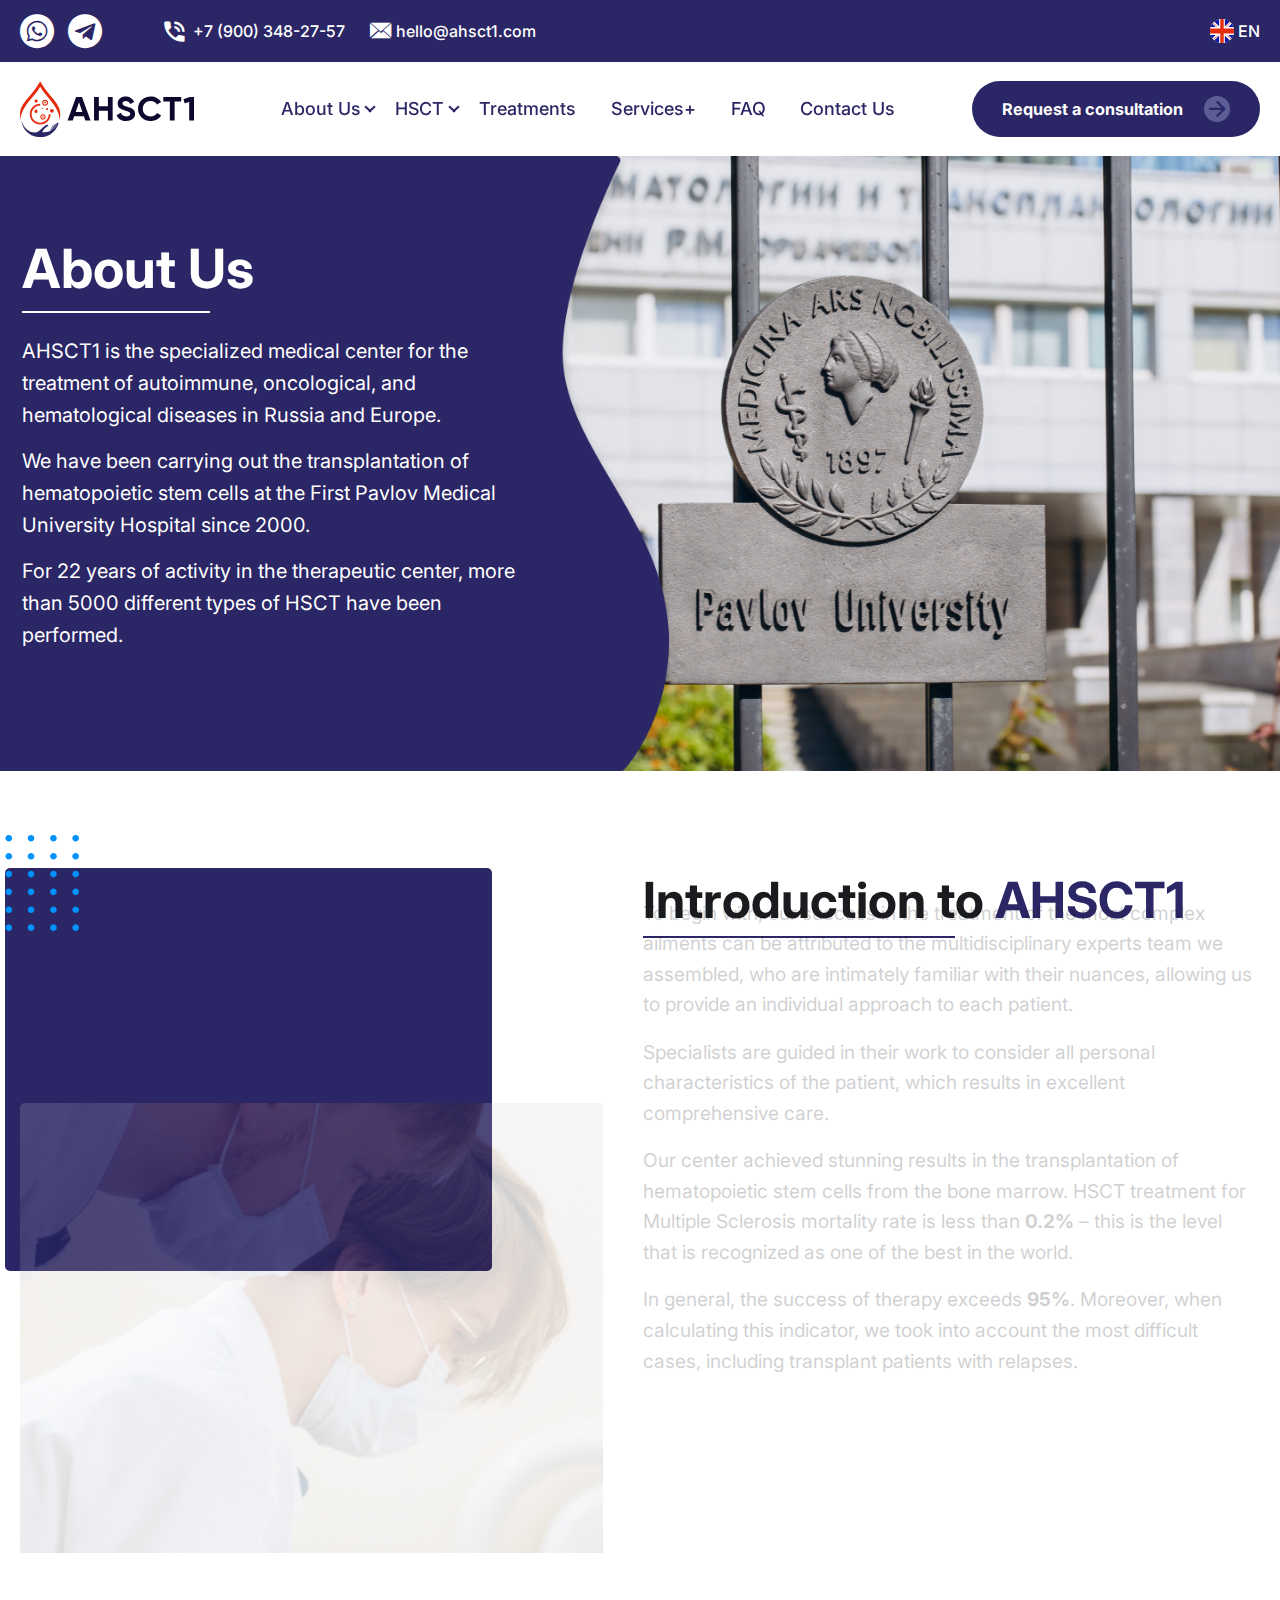
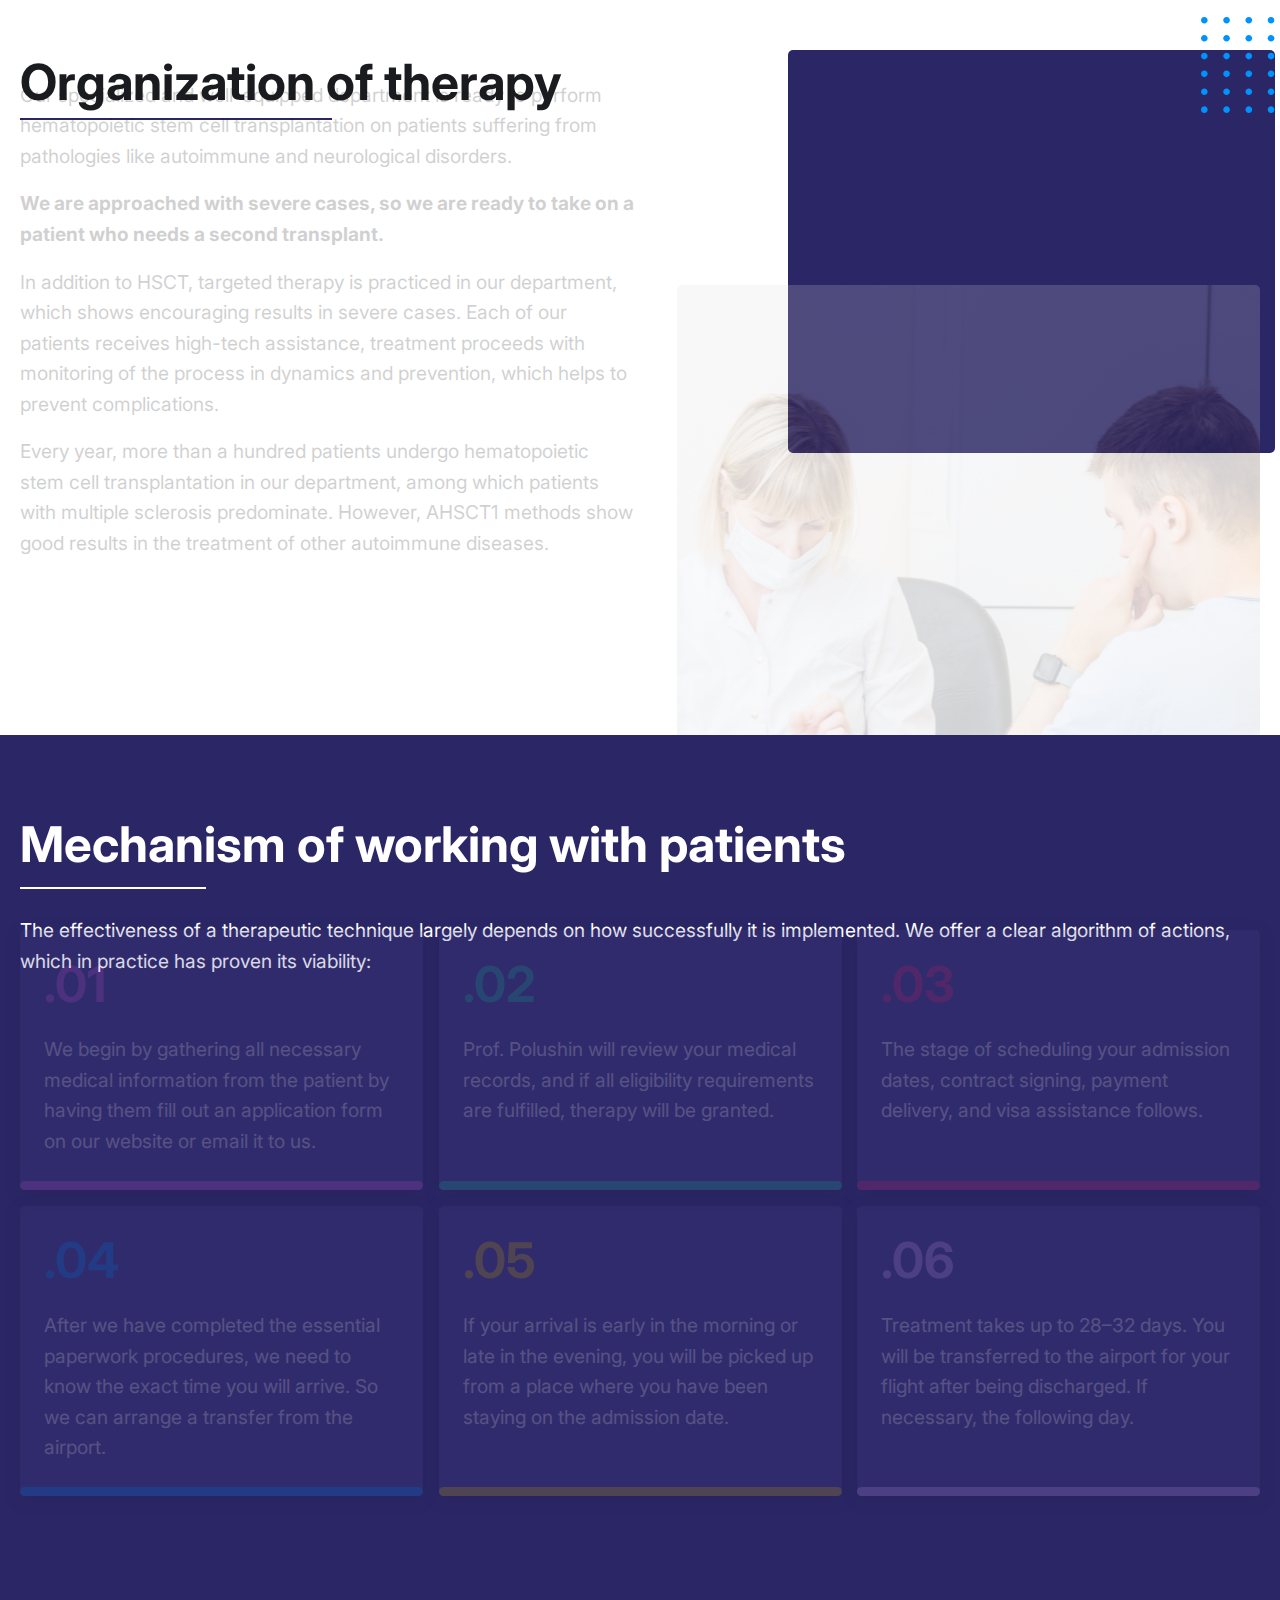
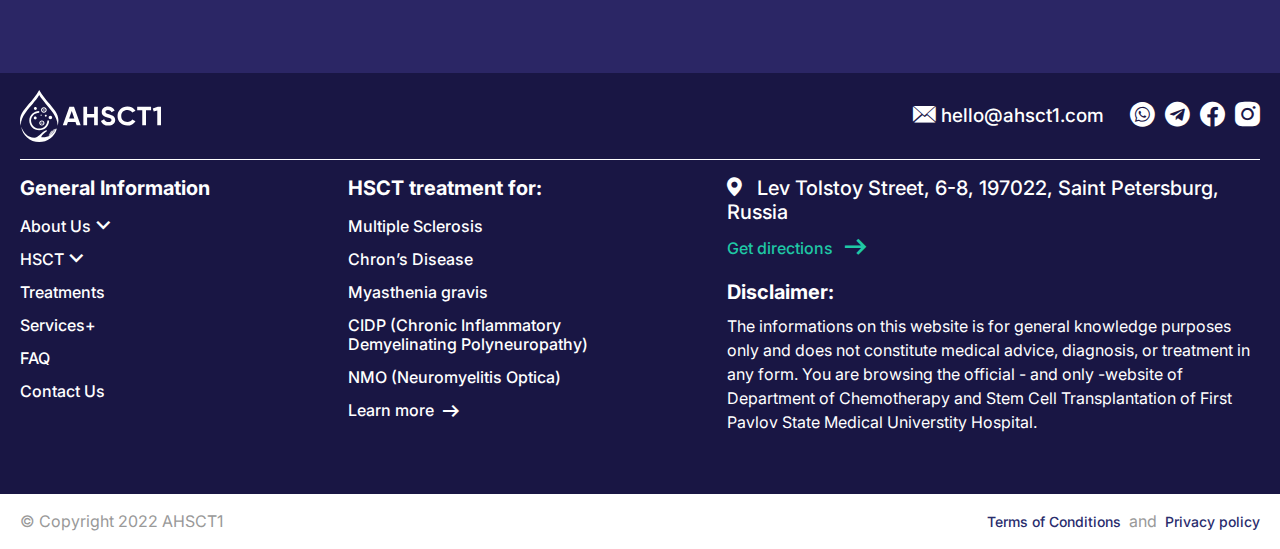
<file: aboutUs.html>
<!DOCTYPE html>

<html lang="ru">
	<!--Заголовок страницы, контейнер для других важных данных (не отображается)-->
	<head>
		<!--Заголовок страницы-->
		<title>Title</title>
		<link
			rel="icon"
			type="image/x-icon"
			sizes="192x192"
			href="img/favicon.ico"
		/>
		<!--===============================-->
		<!--Libs-->

			<!--JQ--><script src="libs/jquery.js"></script>

		<!--===============================-->
		<!--Css-->
			<link rel="stylesheet" href="css/style.css" />
		<!--===============================-->
		<meta charset="utf-8">
		<meta name="viewport" content="width=device-width">
		<meta name="format-detection" content="telephone=no">
	</head>
	<!-- Отображаемое тело страницы -->
	<body class="abtbody">
		<div class="buttton-scrol">
			<span class="icon-pointer"></span>
		</div>
		<div class="wrapper">
			<header class="header">
				<div class="header-top">
					<div class="container">
						<a href="" class="logo-mb">
							<img src="img/header/logo-mb.svg" alt="">
						</a>
						<a href="" class="logo-text">
							<img src="img/header/logo-text.svg" alt="">
						</a>
						<div data-da=".burger-footer__icon, 767, last" class="header-top__links">
							<a href="#" class="header-top__icon-link icon-watsap"></a>
							<a href="#" class="header-top__icon-link icon-telegram"></a>
							<a href="#" class="header-top__link link-hover">
								<span class="header-top__link_icon icon-phone_in_talk"></span>
								<span class="text">
									+7 (900) 348-27-57
								</span>
							</a>
							<a href="#" class="header-top__link link-hover">
								<span class="header-top__link_icon icon-envelope"></span>
								<span class="text">
									hello@ahsct1.com
								</span>
							</a>
						</div>
						<div class="header-top_mb">
							<div data-da=".burger-footer__langvig, 767, last" class="header-top-langvig index-block-eng">
								<div class="header-top-langvig__title index-block-eng__header header-top-langvig__title_no-click">
									<img src="img/header/Social5.svg" alt="">
									<span class="header-top__langvig_text">EN</span>
									<!--<img src="img/header/Social6.svg" alt="">-->
									<span class="header-top__langvig_icon icon-coolicon"></span>
								</div>
								<div class="header-top-langvig__body index-block-eng__wrapper">
									<a href="" class="header-top-langvig__link link-hover">
										<img src="img/header/len1.svg" alt="">
										<span>
											Estonia (+372)
										</span>
									</a>
									<a href="" class="header-top-langvig__link">
										<img src="img/header/len2.svg" alt="">
										<span>
											Finland (+358)
										</span>
									</a>
									<a href="" class="header-top-langvig__link">
										<img src="img/header/len3.svg" alt="">
										<span>
											Lithuania (+370)
										</span>
									</a>
									<a href="" class="header-top-langvig__link">
										<img src="img/header/len4.svg" alt="">
										<span>
											Latvia (+371)
										</span>
									</a>
									<a href="" class="header-top-langvig__link">
										<img src="img/header/len5.svg" alt="">
										<span>
											Norway (+47)
										</span>
									</a>
									<a href="" class="header-top-langvig__link">
										<img src="img/header/len6.svg" alt="">
										<span>
											Sweden (+46)
										</span>
									</a>
								</div>
							</div>
							<div class="menu__icon ">
								<span></span>
							</div>
						</div>
					</div>
				</div>
				<div class="header-bottom">
					<div class="container">
						<a href="" class="header-bottom__logo">
							<img src="img/header/logo.svg" alt="" class="header-bottom__logo_content">
							<!--<img src="img/header/Logo-hover.svg" alt="" class="header-bottom__logo_hover">-->
						</a>
						<nav data-da=".burger-wrapper__bodu, 1064, last" class="header__nav">
							<ul data-spollers="1064,max" data-one-spoller class="header__list menu__list">
								<li class="header__link _header-list-wrapper">
									<div class="header__link_title menu__link">
										<a href="" class="link-white-hover link-hover">About Us</a>
										<span class="header__link_icon _menu__icon"></span>
									</div>
									<button tabindex="-1" type="button" data-spoller class="header-button-mb">
										<span class="icon-coolicon"></span>
									</button>
									<ul class="menu__sub-list _menu__wrapper">
										<li>
											<a href="#" class="menu__sub-link link-blek-hover link-hover">About Us</a>
										</li>
										<li>
											<a href="#" class="menu__sub-link link-blek-hover link-hover">Our team</a>
										</li>
									</ul>
								</li>
								<li class="header__link _header-list-wrapper">
									<div class="header__link_title menu__link">
										<a href="" class="link-white-hover link-hover">HSCT</a>
										<span class="header__link_icon _menu__icon"></span>
									</div>
									<button tabindex="-1" type="button" data-spoller class="header-button-mb">
										<span class="icon-coolicon"></span>
									</button>
									<ul class="menu__sub-list _menu__wrapper">
										<li>
											<a href="#" class="menu__sub-link link-blek-hover link-hover">What is HSCT?</a>
										</li>
										<li>
											<a href="#" class="menu__sub-link link-blek-hover link-hover">Before HSCT</a>
										</li>
										<li>
											<a href="#" class="menu__sub-link link-blek-hover link-hover">HSCT Step by Step</a>
										</li>
										<li>
											<a href="#" class="menu__sub-link link-blek-hover link-hover">Life After HSCT</a>
										</li>
										<li>
											<a href="#" class="menu__sub-link link-blek-hover link-hover">Annual Check - Up</a>
										</li>
										<li>
											<a href="#" class="menu__sub-link link-blek-hover link-hover">Application form</a>
										</li>
									</ul>
								</li>
								<li class="header__link">
									<a href="" class="menu__link link-white-hover link-hover">
										Treatments
									</a>
								</li>
								<li class="header__link">
									<a href="" class="menu__link link-white-hover link-hover">
										Services+
									</a>
								</li>
								<li class="header__link">
									<a href="" class="menu__link link-white-hover link-hover">
										FAQ
									</a>
								</li>
								<li class="header__link">
									<a href="" class="menu__link link-white-hover link-hover">
										Contact Us
									</a>
								</li>
							</ul>
						</nav>
						<a href="" data-da=".burger__wrapper, 767, first" class="header-bottom__button button-hover-blue">
							<span class="header-bottom__button_text header-bottom__button_text-pc">
								Request a consultation
							</span>
							<span class="header-bottom__button_text header-bottom__button_text-mb">
								Application Form
							</span>
							<span class="header-bottom__button_icon icon-button"></span>
						</a>
					</div>
				</div>
				<div class="burger menu__body">
					<div class="burger__wrapper">
						<a href="" class="burger-button">
							<span class="burger-button_text">
								Request a consultation
							</span>
							<span class="burger-button_icon icon-button"></span>
						</a>
						<div class="burger-wrapper__bodu">
							
						</div>
						<div class="burger-footer">
							<div class="burger-footer__icon">
								
							</div>
							<div class="burger-footer__langvig">
								
							</div>
						</div>
					</div>
				</div>
			</header>
			<div class="index-blok abindex-blok">
				<div class="container">
					<div class="index-blok__body">
						<div class="index-blok__content">
							<img src="img/index-blok/decor.png" alt="" class="index-blok__content_img">
							<img src="img/index-blok/decor-mb.png" alt="" class="index-blok__content_img-mb">
							<div class="index-blok__title index-blok__title_visebl index-blok__title_decor">
								About Us
							</div>
							<div class="index-blok__text">
								<p>
									AHSCT1 is the specialized medical center for the treatment
									of autoimmune, oncological, and hematological diseases in Russia
									and Europe. 
								</p>
								<p>
									We have been carrying out the transplantation of hematopoietic 
									stem cells at the First Pavlov Medical University Hospital since 2000.
								</p>
								<p>
									For 22 years of activity in the therapeutic center, more than 
									5000 different types of HSCT have been performed.
								</p>
							</div>
						</div>
					</div>
				</div>
			</div>
			<div class="text-blok">
				<div class="container">
					<div class="text-blok__body">
						<div class="text-blok-img">
							<img src="img/text-blok/decor.svg" alt="" class="text-blok-img__decor">
							<div class="text-blok-img__content frjs ibg" style="background-image: url('./img/photos/abtimg(2).png');">
								<img src="/img/photos/abtimg(2).png" alt="">
							</div>
						</div>
						<div class="text-blok__content">
							<div class="text-blok__title">
								Introduction to <span>AHSCT1</span>
							</div>
							<div class="text-blok__text frjs">
								<p>
									To begin with, our success in the treatment of the most complex ailments
									can be attributed to the multidisciplinary experts team we assembled, 
									who are intimately familiar with their nuances, allowing us to provide
									an individual approach to each patient.
								</p>
								<p>
									Specialists are guided in their work to consider all personal characteristics 
									of the patient, which results in excellent comprehensive care.

								</p>
								<p>
									Our center achieved stunning results in the transplantation of hematopoietic 
									stem cells from the bone marrow. HSCT treatment for Multiple Sclerosis 
									mortality rate is less than <b>0.2%</b> – this is the level that is recognized 
									as one of the best in the world.
								</p>
								<p>
									In general, the success of therapy exceeds <b>95%</b>. Moreover, when calculating
									this indicator, we took into account the most difficult cases, including
									transplant patients with relapses.

								</p>
							</div>
						</div>
					</div>
				</div>
			</div>
			<div class="text-blok text-blok_right">
				<div class="container">
					<div class="text-blok__body">
						<div class="text-blok__content">
							<div class="text-blok__title">
								Organization of therapy
							</div>
							<div class="text-blok__text frjs">
								<p>
									Our specialized and well-equipped department is ready to perform hematopoietic stem cell transplantation on patients suffering from pathologies like autoimmune and neurological disorders.
								</p>
								<p><b>
									We are approached with severe cases, so we are ready to take on a patient who needs a second transplant.
								</b></p>
								<p>
									In addition to HSCT, targeted therapy is practiced in our department, which shows encouraging results in severe cases. Each of our patients receives 
									high-tech assistance, treatment proceeds with monitoring of the process in 
									dynamics and prevention, which helps to prevent complications.
								</p>
								<p>
									Every year, more than a hundred patients undergo hematopoietic stem cell transplantation in our department, among which patients with multiple sclerosis predominate. However, AHSCT1 methods show good results in the treatment of other autoimmune diseases.
								</p>
							</div>
						</div>
						<div class="text-blok-img text-blok-img_right">
							<img src="img/text-blok/decor.svg" alt="" class="text-blok-img__decor">
							<div class="text-blok-img__content  frjs ibg" style="background-image: url('./img/photos/abtimg(1).png');">
								<img src="/img/photos/abtimg(2).png" alt="">
							</div>
						</div>
					</div>
				</div>
			</div>
			<div class="working-mechanism">
				<div class="container">
					<div class="working-mechanism__title">
						Mechanism of working with patients
					</div>
					<div class="working-mechanism__text">
						The effectiveness of a therapeutic technique largely depends on how successfully it is implemented. We offer a clear algorithm of actions, which in practice has proven its viability:
					</div>
					<div class="working-mechanism__body">
						<div class="working-mechanism-blok working-mechanism-blok_purple frjs">
							<div class="working-mechanism-blok__title">
								.01
							</div>
							<div class="working-mechanism-blok__text">
								We begin by gathering all necessary medical 
								information from the patient by having them
								fill out an application form 
								<span>on our website or
								email it to us. </span>

							</div>
						</div>
						<div class="working-mechanism-blok working-mechanism-blok_green frjs">
							<div class="working-mechanism-blok__title">
								.02
							</div>
							<div class="working-mechanism-blok__text">
								Prof. Polushin will review your medical records,
								and if all eligibility requirements are fulfilled, 
								therapy will be granted.

							</div>
						</div>
						<div class="working-mechanism-blok working-mechanism-blok_red frjs">
							<div class="working-mechanism-blok__title">
								.03
							</div>
							<div class="working-mechanism-blok__text">
								The stage of scheduling your admission dates, 
								contract signing, payment delivery, and
								visa assistance follows.

							</div>
						</div>
						<div class="working-mechanism-blok working-mechanism-blok_blue frjs">
							<div class="working-mechanism-blok__title">
								.04
							</div>
							<div class="working-mechanism-blok__text">
								After we have completed the essential
								paperwork procedures, we need to know
								the exact time you will arrive.
								So we can arrange a transfer from the airport.

							</div>
						</div>
						<div class="working-mechanism-blok working-mechanism-blok_yellow frjs">
							<div class="working-mechanism-blok__title">
								.05
							</div>
							<div class="working-mechanism-blok__text">
								If your arrival is early in the morning 
								or late in the evening, you will be picked up
								from a place where you have been staying
								on the admission date.

							</div>
						</div>
						<div class="working-mechanism-blok working-mechanism-blok_pink frjs">
							<div class="working-mechanism-blok__title">
								.06
							</div>
							<div class="working-mechanism-blok__text">
								Treatment takes up to 28–32 days. 
								You will be transferred to the airport
								for your flight after being discharged.
								If necessary, the following day. 

							</div>
						</div>
					</div>
				</div>
			</div>
			<footer class="footer">
				<div class="footer-top">
					<div class="container">
						<div class="footer-top__body">
							<div class="footer-top__title">
								Powered by:
							</div>
							<div class="footer-top-blok">
								<img src="img/footer/1.png" alt="" class="footer-top-blok__img">
								<span>
									St. Petersburg Pavlov State <br>
									Medical University Hospital
								</span>
							</div>
							<div class="footer-top-blok">
								<img src="img/footer/2.png" alt="" class="footer-top-blok__img">
								<span>
									Raisa Gorbacheva Memorial Institute of Children's <br>
									Oncology, Hematology and Transplantation
								</span>
							</div>
						</div>
					</div>
				</div>
				<div class="footer-wrapper">
					<div class="container">
						<div class="footer-wrapper-top">
							<a href="" class="footer-wrapper-top__logo">
								<img src="img/footer/logo.svg" alt="">
							</a>
							<div class="footer-wrapper-top__list">
								<a href="" class="footer-wrapper-top__link footer-wrapper-top__link_text link-hover">
									<span class="icon-envelope"></span>
									hello@ahsct1.com
								</a>
								<a href="" class="footer-wrapper-top__link link-hover">
									<span class="icon-watsap"></span>
								</a>
								<a href="" class="footer-wrapper-top__link link-hover">
									<span class="icon-telegram"></span>
								</a>
								<a href="" class="footer-wrapper-top__link link-hover">
									<span class="icon-facebook"></span>
								</a>
								<a href="" class="footer-wrapper-top__link link-hover">
									<span class="icon-instagram-black"></span>
								</a>
							</div>
						</div>
						<div class="footer-wrapper__body">
							<div data-spollers data-one-spoller class="footer-wrapper-list">
								<div class="footer-wrapper-list__title">
									General Information
								</div>
								<div class="footer-wrapper-link">
									<button tabindex="-1" type="button" data-spoller class="footer-wrapper-link__title link-hover">
										About Us <span class="icon-coolicon"></span>
									</button>
									<div class="footer-wrapper-link__sub-list">
										<a href="" class="link-hover">
											About Us
										</a>
										<a href="" class="link-hover">
											Our team
										</a>
										<a href="" class="link-hover">
											HSCT Centre
										</a>
									</div>
								</div>
								<div class="footer-wrapper-link">
									<button tabindex="-1" type="button" data-spoller class="footer-wrapper-link__title link-hover">
										HSCT <span class="icon-coolicon"></span>
									</button>
									<div class="footer-wrapper-link__sub-list">
										<a href="" class="link-hover">
											What is HSCT
										</a>
										<a href="" class="link-hover">
											Before HSCT
										</a>
										<a href="" class="link-hover">
											HSCT Step by Step
										</a>
										<a href="" class="link-hover">
											Life After HSCT
										</a>
										<a href="" class="link-hover">
											Annual Check - Up
										</a>
									</div>
								</div>
								<div class="footer-wrapper-link">
									<a href="" class="link-hover">
										Treatments
									</a>
								</div>
								<div class="footer-wrapper-link">
									<a href="" class="link-hover">
										Services+
									</a>
								</div>
								<div class="footer-wrapper-link">
									<a href="" class="link-hover">
										FAQ
									</a>
								</div>
								<div class="footer-wrapper-link">
									<a href="" class="link-hover">
										Contact Us
									</a>
								</div>
							</div>
							<div data-spollers data-one-spoller class="footer-wrapper-list">
								<div class="footer-wrapper-list__title">
									HSCT treatment for:
								</div>
								<div class="footer-wrapper-link">
									<a href="" class="link-hover">
										Multiple Sclerosis
									</a>
								</div>
								<div class="footer-wrapper-link">
									<a href="" class="link-hover">
										Chron’s Disease
									</a>
								</div>
								<div class="footer-wrapper-link">
									<a href="" class="link-hover">
										Myasthenia gravis
									</a>
								</div>
								<div class="footer-wrapper-link">
									<a href="" class="link-hover">
										CIDP (Chronic Inflammatory
										Demyelinating Polyneuropathy)
									</a>
								</div>
								<div class="footer-wrapper-link">
									<a href="" class="link-hover">
										NMO (Neuromyelitis Optica)
									</a>
								</div>
								<div class="footer-wrapper-link">
									<a href="" class="link-hover">
										Learn more <span class="icon-pointer-reght"></span>
									</a>
								</div>
							</div>
							<div class="footer-wrapper-content">
								<div class="footer-wrapper-content__wrapper">
									<a href="" class="footer-wrapper-content__geolocachion link-hover">
										<span class="icon-cards"></span>
										Lev Tolstoy Street, 6-8, 197022, Saint Petersburg, Russia
									</a>
									<div class="footer-wrapper-content__link">
										<a href="">
											Get directions
											<span class="icon-pointer-reght"></span>
										</a>
									</div>
								</div>
								<div class="footer-wrapper-content__title">
									Disclaimer:
								</div>
								<div class="footer-wrapper-content__text">
									The informations on this website is for general knowledge purposes only 
									and does not constitute medical advice, diagnosis, or treatment in any form.
									You are browsing the official - and only -website of
									Department of Chemotherapy and Stem Cell Transplantation
									of First Pavlov State Medical Universtity Hospital.
								</div>
							</div>
						</div>
					</div>
				</div>
				<div class="footer-bottom">
					<div class="container">
						<div class="footer-bottom__left">
							<div class="footer-bottom__text">
								© Copyright 2022 AHSCT1
							</div>
						</div>
						<div class="footer-bottom__list">
							<a href="" class="footer-bottom__link link-hover">
								Terms of Conditions
							</a>
							<span class="footer-bottom__text">
								and
							</span>
							<a href="" class="footer-bottom__link link-hover">
								Privacy policy
							</a>
						</div>
					</div>
				</div>
			</footer>
		</div>
		<script src="js/custom.js"></script>
	</body>
</html>
</file>
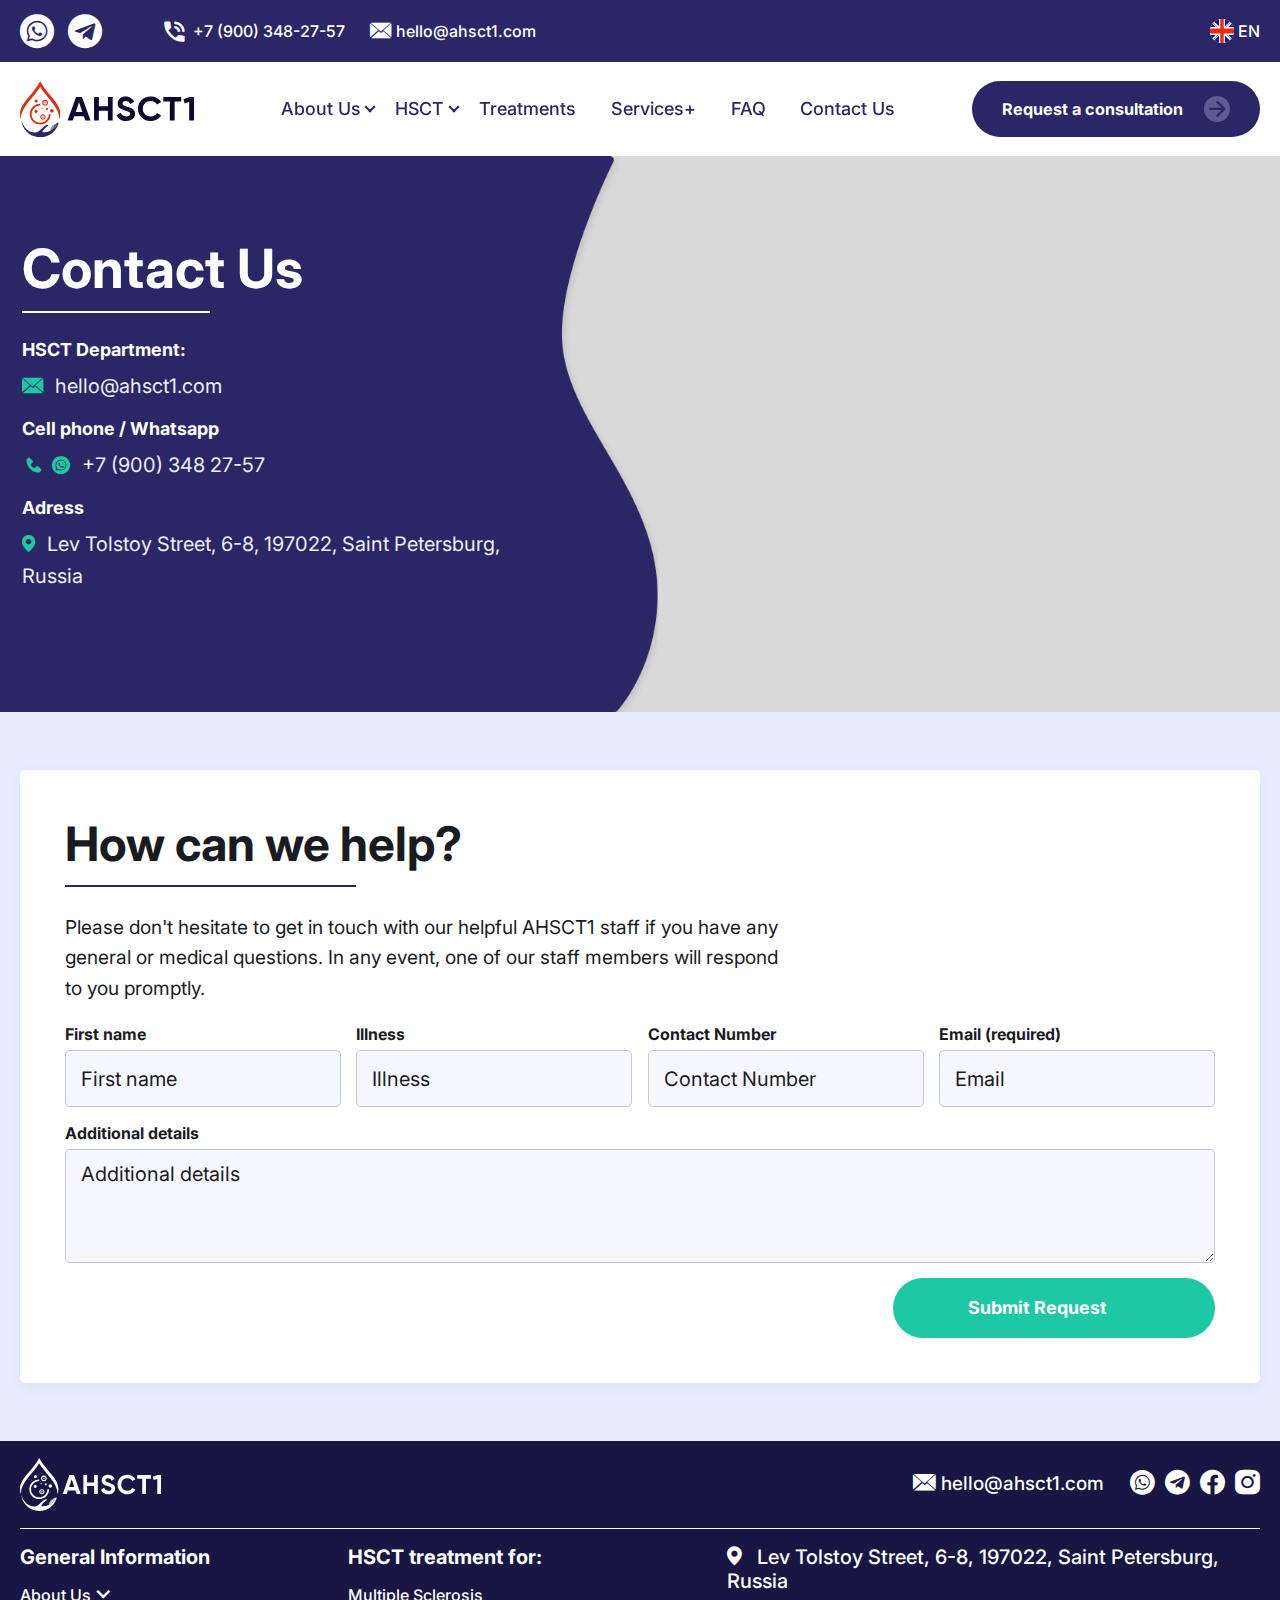
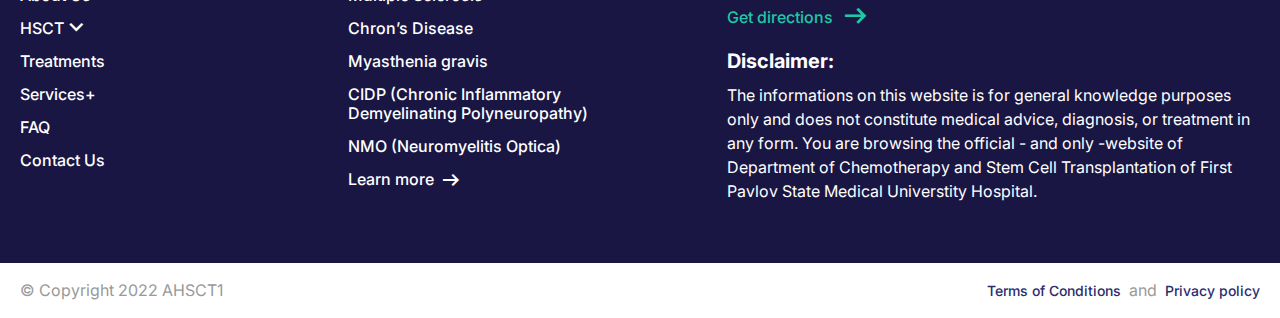
<file: contact.html>
<!DOCTYPE html>

<html lang="ru">
	<!--Заголовок страницы, контейнер для других важных данных (не отображается)-->
	<head>
		<!--Заголовок страницы-->
		<title>Title</title>
		<link
			rel="icon"
			type="image/x-icon"
			sizes="192x192"
			href="img/favicon.ico"
		/>
		<!--===============================-->
		<!--Libs-->

			<!--JQ--><script src="libs/jquery.js"></script>

		<!--===============================-->
		<!--Css-->
			<link rel="stylesheet" href="css/style.css" />
		<!--===============================-->
		<meta charset="utf-8">
		<meta name="viewport" content="width=device-width">
		<meta name="format-detection" content="telephone=no">
	</head>
	<!-- Отображаемое тело страницы -->
	<body><div class="buttton-scrol">
			<span class="icon-pointer"></span>
		</div>
		<div class="wrapper">
			<header class="header">
				<div class="header-top">
					<div class="container">
						<a href="" class="logo-mb">
							<img src="img/header/logo-mb.svg" alt="">
						</a>
						<a href="" class="logo-text">
							<img src="img/header/logo-text.svg" alt="">
						</a>
						<div data-da=".burger-footer__icon, 767, last" class="header-top__links">
							<a href="#" class="header-top__icon-link icon-watsap"></a>
							<a href="#" class="header-top__icon-link icon-telegram"></a>
							<a href="#" class="header-top__link link-hover">
								<span class="header-top__link_icon icon-phone_in_talk"></span>
								<span class="text">
									+7 (900) 348-27-57
								</span>
							</a>
							<a href="#" class="header-top__link link-hover">
								<span class="header-top__link_icon icon-envelope"></span>
								<span class="text">
									hello@ahsct1.com
								</span>
							</a>
						</div>
						<div class="header-top_mb">
							<div data-da=".burger-footer__langvig, 767, last" class="header-top-langvig index-block-eng">
								<div class="header-top-langvig__title index-block-eng__header header-top-langvig__title_no-click">
									<img src="img/header/Social5.svg" alt="">
									<span class="header-top__langvig_text">EN</span>
									<!--<img src="img/header/Social6.svg" alt="">-->
									<span class="header-top__langvig_icon icon-coolicon"></span>
								</div>
								<div class="header-top-langvig__body index-block-eng__wrapper">
									<a href="" class="header-top-langvig__link link-hover">
										<img src="img/header/len1.svg" alt="">
										<span>
											Estonia (+372)
										</span>
									</a>
									<a href="" class="header-top-langvig__link">
										<img src="img/header/len2.svg" alt="">
										<span>
											Finland (+358)
										</span>
									</a>
									<a href="" class="header-top-langvig__link">
										<img src="img/header/len3.svg" alt="">
										<span>
											Lithuania (+370)
										</span>
									</a>
									<a href="" class="header-top-langvig__link">
										<img src="img/header/len4.svg" alt="">
										<span>
											Latvia (+371)
										</span>
									</a>
									<a href="" class="header-top-langvig__link">
										<img src="img/header/len5.svg" alt="">
										<span>
											Norway (+47)
										</span>
									</a>
									<a href="" class="header-top-langvig__link">
										<img src="img/header/len6.svg" alt="">
										<span>
											Sweden (+46)
										</span>
									</a>
								</div>
							</div>
							<div class="menu__icon ">
								<span></span>
							</div>
						</div>
					</div>
				</div>
				<div class="header-bottom">
					<div class="container">
						<a href="" class="header-bottom__logo">
							<img src="img/header/logo.svg" alt="" class="header-bottom__logo_content">
							<!--<img src="img/header/Logo-hover.svg" alt="" class="header-bottom__logo_hover">-->
						</a>
						<nav data-da=".burger-wrapper__bodu, 1064, last" class="header__nav">
							<ul data-spollers="1064,max" data-one-spoller class="header__list menu__list">
								<li class="header__link _header-list-wrapper">
									<div class="header__link_title menu__link">
										<a href="" class="link-white-hover link-hover">About Us</a>
										<span class="header__link_icon _menu__icon"></span>
									</div>
									<button tabindex="-1" type="button" data-spoller class="header-button-mb">
										<span class="icon-coolicon"></span>
									</button>
									<ul class="menu__sub-list _menu__wrapper">
										<li>
											<a href="#" class="menu__sub-link link-blek-hover link-hover">About Us</a>
										</li>
										<li>
											<a href="#" class="menu__sub-link link-blek-hover link-hover">Our team</a>
										</li>
									</ul>
								</li>
								<li class="header__link _header-list-wrapper">
									<div class="header__link_title menu__link">
										<a href="" class="link-white-hover link-hover">HSCT</a>
										<span class="header__link_icon _menu__icon"></span>
									</div>
									<button tabindex="-1" type="button" data-spoller class="header-button-mb">
										<span class="icon-coolicon"></span>
									</button>
									<ul class="menu__sub-list _menu__wrapper">
										<li>
											<a href="#" class="menu__sub-link link-blek-hover link-hover">What is HSCT?</a>
										</li>
										<li>
											<a href="#" class="menu__sub-link link-blek-hover link-hover">Before HSCT</a>
										</li>
										<li>
											<a href="#" class="menu__sub-link link-blek-hover link-hover">HSCT Step by Step</a>
										</li>
										<li>
											<a href="#" class="menu__sub-link link-blek-hover link-hover">Life After HSCT</a>
										</li>
										<li>
											<a href="#" class="menu__sub-link link-blek-hover link-hover">Annual Check - Up</a>
										</li>
										<li>
											<a href="#" class="menu__sub-link link-blek-hover link-hover">Application form</a>
										</li>
									</ul>
								</li>
								<li class="header__link">
									<a href="" class="menu__link link-white-hover link-hover">
										Treatments
									</a>
								</li>
								<li class="header__link">
									<a href="" class="menu__link link-white-hover link-hover">
										Services+
									</a>
								</li>
								<li class="header__link">
									<a href="" class="menu__link link-white-hover link-hover">
										FAQ
									</a>
								</li>
								<li class="header__link">
									<a href="" class="menu__link link-white-hover link-hover">
										Contact Us
									</a>
								</li>
							</ul>
						</nav>
						<a href="" data-da=".burger__wrapper, 767, first" class="header-bottom__button button-hover-blue">
							<span class="header-bottom__button_text header-bottom__button_text-pc">
								Request a consultation
							</span>
							<span class="header-bottom__button_text header-bottom__button_text-mb">
								Application Form
							</span>
							<span class="header-bottom__button_icon icon-button"></span>
						</a>
					</div>
				</div>
				<div class="burger menu__body">
					<div class="burger__wrapper">
						<a href="" class="burger-button">
							<span class="burger-button_text">
								Request a consultation
							</span>
							<span class="burger-button_icon icon-button"></span>
						</a>
						<div class="burger-wrapper__bodu">
							
						</div>
						<div class="burger-footer">
							<div class="burger-footer__icon">
								
							</div>
							<div class="burger-footer__langvig">
								
							</div>
						</div>
					</div>
				</div>
			</header>
			<div class="index-blok index-contact cntblck">
				<div class="formap">
					<div id="map" style="width: 100%; height: 150%;"></div>
				</div>
				<div class="container">
					<div class="index-blok__body">
						<div class="index-blok__content">
							<img src="img/index-blok/decor.png" alt="" class="index-blok__content_img">
							<img src="img/index-blok/decor-mb.png" alt="" class="index-blok__content_img-mb">
							<div class="index-blok__title index-blok__title_decor">
								Contact Us
							</div>
							<div class="index-blok__text">
								<div class="index-contact__title">
									HSCT Department:
								</div>
								<div class="index-contact__link">
									<a href="">
										<span class="index-contact__link_icon icon-envelope"></span>
										<span class="index-contact__link_text">
											hello@ahsct1.com
										</span>
									</a>
								</div>
								<div class="index-contact__title">
									Cell phone / Whatsapp
								</div>
								<div class="index-contact__link">
									<a href="">
										<img src="img/contact/icon.svg" alt="" class="index-contact__link_img">
										<span class="index-contact__link_icon icon-watsap"></span>
										<span class="index-contact__link_text">
											+7 (900) 348 27-57
										</span>
									</a>
								</div>
								<div class="index-contact__title">
									Adress
								</div>
								<div class="index-contact__adres">
									
									
									<a href="">
										<span class="index-contact__adres_icon icon-cards"></span>
										<span class="index-contact__adres_text">
										Lev Tolstoy Street, 6-8, 197022, Saint Petersburg, Russia
									</span>
									</a>
								</div>
							</div>
						</div>
					</div>
				</div>
			</div>
			<form class="contact-form _form">
				<div class="container">
					<div class="contact-form__wrapper">
						<div class="contact-form__title">
							How can we help?
						</div>
						<div class="contact-form__text">
							Please don't hesitate to get in touch with our helpful AHSCT1 staff if you have any general or medical questions. In any event, one of our staff members will respond to you promptly.
						</div>
						<div class="contact-form__inputs">
							<div class="input">
								<div class="input__title">
									First name
								</div>
								<div class="input__body">
									<input type="text" placeholder="First name" class="_input-placeholder _req">
								</div>
							</div>
							<div class="input">
								<div class="input__title">
									Illness 
								</div>
								<div class="input__body">
									<input type="text" placeholder="Illness " class="_input-placeholder _req">
								</div>
							</div>
							<div class="input">
								<div class="input__title">
									Contact Number
								</div>
								<div class="input__body">
									<input type="text" placeholder="Contact Number" class="_input-placeholder _req">
								</div>
							</div>
							<div class="input">
								<div class="input__title">
									Email (required)
								</div>
								<div class="input__body">
									<input type="text" placeholder="Email" class="_input-placeholder _req">
								</div>
							</div>
						</div>
						<div class="contact-form__input">
							<div class="input__body">
								<div class="input__title">
									Additional details
								</div>
								<textarea type="text" placeholder="Additional details" class="_input-placeholder _req"></textarea>
							</div>
						</div>
						<div class="contact-form__button-wrapper">
							<button class="form-button">
								Submit Request <span class="index-blok__button_icon icon-button"></span>
							</button>
						</div>
					</div>
				</div>
			</form>
			<footer class="footer">
				<div class="footer-top">
					<div class="container">
						<div class="footer-top__body">
							<div class="footer-top__title">
								Powered by:
							</div>
							<div class="footer-top-blok">
								<img src="img/footer/1.png" alt="" class="footer-top-blok__img">
								<span>
									St. Petersburg Pavlov State <br>
									Medical University Hospital
								</span>
							</div>
							<div class="footer-top-blok">
								<img src="img/footer/2.png" alt="" class="footer-top-blok__img">
								<span>
									Raisa Gorbacheva Memorial Institute of Children's <br>
									Oncology, Hematology and Transplantation
								</span>
							</div>
						</div>
					</div>
				</div>
				<div class="footer-wrapper">
					<div class="container">
						<div class="footer-wrapper-top">
							<a href="" class="footer-wrapper-top__logo">
								<img src="img/footer/logo.svg" alt="">
							</a>
							<div class="footer-wrapper-top__list">
								<a href="" class="footer-wrapper-top__link footer-wrapper-top__link_text link-hover">
									<span class="icon-envelope"></span>
									hello@ahsct1.com
								</a>
								<a href="" class="footer-wrapper-top__link link-hover">
									<span class="icon-watsap"></span>
								</a>
								<a href="" class="footer-wrapper-top__link link-hover">
									<span class="icon-telegram"></span>
								</a>
								<a href="" class="footer-wrapper-top__link link-hover">
									<span class="icon-facebook"></span>
								</a>
								<a href="" class="footer-wrapper-top__link link-hover">
									<span class="icon-instagram-black"></span>
								</a>
							</div>
						</div>
						<div class="footer-wrapper__body">
							<div data-spollers data-one-spoller class="footer-wrapper-list">
								<div class="footer-wrapper-list__title">
									General Information
								</div>
								<div class="footer-wrapper-link">
									<button tabindex="-1" type="button" data-spoller class="footer-wrapper-link__title link-hover">
										About Us <span class="icon-coolicon"></span>
									</button>
									<div class="footer-wrapper-link__sub-list">
										<a href="" class="link-hover">
											About Us
										</a>
										<a href="" class="link-hover">
											Our team
										</a>
										<a href="" class="link-hover">
											HSCT Centre
										</a>
									</div>
								</div>
								<div class="footer-wrapper-link">
									<button tabindex="-1" type="button" data-spoller class="footer-wrapper-link__title link-hover">
										HSCT <span class="icon-coolicon"></span>
									</button>
									<div class="footer-wrapper-link__sub-list">
										<a href="" class="link-hover">
											What is HSCT
										</a>
										<a href="" class="link-hover">
											Before HSCT
										</a>
										<a href="" class="link-hover">
											HSCT Step by Step
										</a>
										<a href="" class="link-hover">
											Life After HSCT
										</a>
										<a href="" class="link-hover">
											Annual Check - Up
										</a>
									</div>
								</div>
								<div class="footer-wrapper-link">
									<a href="" class="link-hover">
										Treatments
									</a>
								</div>
								<div class="footer-wrapper-link">
									<a href="" class="link-hover">
										Services+
									</a>
								</div>
								<div class="footer-wrapper-link">
									<a href="" class="link-hover">
										FAQ
									</a>
								</div>
								<div class="footer-wrapper-link">
									<a href="" class="link-hover">
										Contact Us
									</a>
								</div>
							</div>
							<div data-spollers data-one-spoller class="footer-wrapper-list">
								<div class="footer-wrapper-list__title">
									HSCT treatment for:
								</div>
								<div class="footer-wrapper-link">
									<a href="" class="link-hover">
										Multiple Sclerosis
									</a>
								</div>
								<div class="footer-wrapper-link">
									<a href="" class="link-hover">
										Chron’s Disease
									</a>
								</div>
								<div class="footer-wrapper-link">
									<a href="" class="link-hover">
										Myasthenia gravis
									</a>
								</div>
								<div class="footer-wrapper-link">
									<a href="" class="link-hover">
										CIDP (Chronic Inflammatory
										Demyelinating Polyneuropathy)
									</a>
								</div>
								<div class="footer-wrapper-link">
									<a href="" class="link-hover">
										NMO (Neuromyelitis Optica)
									</a>
								</div>
								<div class="footer-wrapper-link">
									<a href="" class="link-hover">
										Learn more <span class="icon-pointer-reght"></span>
									</a>
								</div>
							</div>
							<div class="footer-wrapper-content">
								<div class="footer-wrapper-content__wrapper">
									<a href="" class="footer-wrapper-content__geolocachion link-hover">
										<span class="icon-cards"></span>
										Lev Tolstoy Street, 6-8, 197022, Saint Petersburg, Russia
									</a>
									<div class="footer-wrapper-content__link">
										<a href="">
											Get directions
											<span class="icon-pointer-reght"></span>
										</a>
									</div>
								</div>
								<div class="footer-wrapper-content__title">
									Disclaimer:
								</div>
								<div class="footer-wrapper-content__text">
									The informations on this website is for general knowledge purposes only 
									and does not constitute medical advice, diagnosis, or treatment in any form.
									You are browsing the official - and only -website of
									Department of Chemotherapy and Stem Cell Transplantation
									of First Pavlov State Medical Universtity Hospital.
								</div>
							</div>
						</div>
					</div>
				</div>
				<div class="footer-bottom">
					<div class="container">
						<div class="footer-bottom__left">
							<div class="footer-bottom__text">
								© Copyright 2022 AHSCT1
							</div>
						</div>
						<div class="footer-bottom__list">
							<a href="" class="footer-bottom__link link-hover">
								Terms of Conditions
							</a>
							<span class="footer-bottom__text">
								and
							</span>
							<a href="" class="footer-bottom__link link-hover">
								Privacy policy
							</a>
						</div>
					</div>
				</div>
			</footer>
		</div>
		<div class="form-popup">
			<div class="form-popup__content">
				<img src="img/form/1.png" alt="" class="form-popup__png">
				<img src="img/form/exit.svg" alt="" class="form-popup__exit">
				<p class="form-popup__text">
					«Thank you very much for yor inqury, we will get back to you as soon as possible»
				</p>
				<a href="" class="index-blok__button button-hover-green form-popup__button">
					<span>
						Go to main page
					</span>
					<span class="index-blok__button_icon icon-button"></span>
				</a>
			</div>
		</div>
		<script src="js/custom.js"></script>
		 <script src="https://api-maps.yandex.ru/2.1/?apikey=5b6e9c1a-2684-41a9-99e0-14890bde1333&lang=ru_RU" type="text/javascript">
    </script>
    
    
    <script type="text/javascript">
    // Функция ymaps.ready() будет вызвана, когда
    // загрузятся все компоненты API, а также когда будет готово DOM-дерево.
    // ymaps.ready(init);
    
    var myMap;
    
    function initmap(){
        // Создание карты.
        myMap = new ymaps.Map("map", {
            // Координаты центра карты.
            // Порядок по умолчанию: «широта, долгота».
            // Чтобы не определять координаты центра карты вручную,
            // воспользуйтесь инструментом Определение координат.
            center: [59.965313, 30.321860],
            controls: [],
            // Уровень масштабирования. Допустимые значения:
            // от 0 (весь мир) до 19.
            zoom: 16
        });
        
        myMap.behaviors.disable('scrollZoom');
        
        if(jQuery(window).width() < 1024)
        myMap.behaviors.disable('drag');
        
        let element = new ymaps.Placemark([59.965313, 30.321860], {}, {iconLayout: 'default#image', 
            iconImageClipRect: [[0, 0], [99, 125]],
            iconImageHref: './img/photos/map_ic.svg',
            iconImageSize: [99, 125],
            iconImageOffset: [-49.5, -92.5],
            zIndex: 1
        });
        myMap.geoObjects.add(element);
    }

  ymaps.ready(initmap);
</script>
	</body>
</html>
</file>
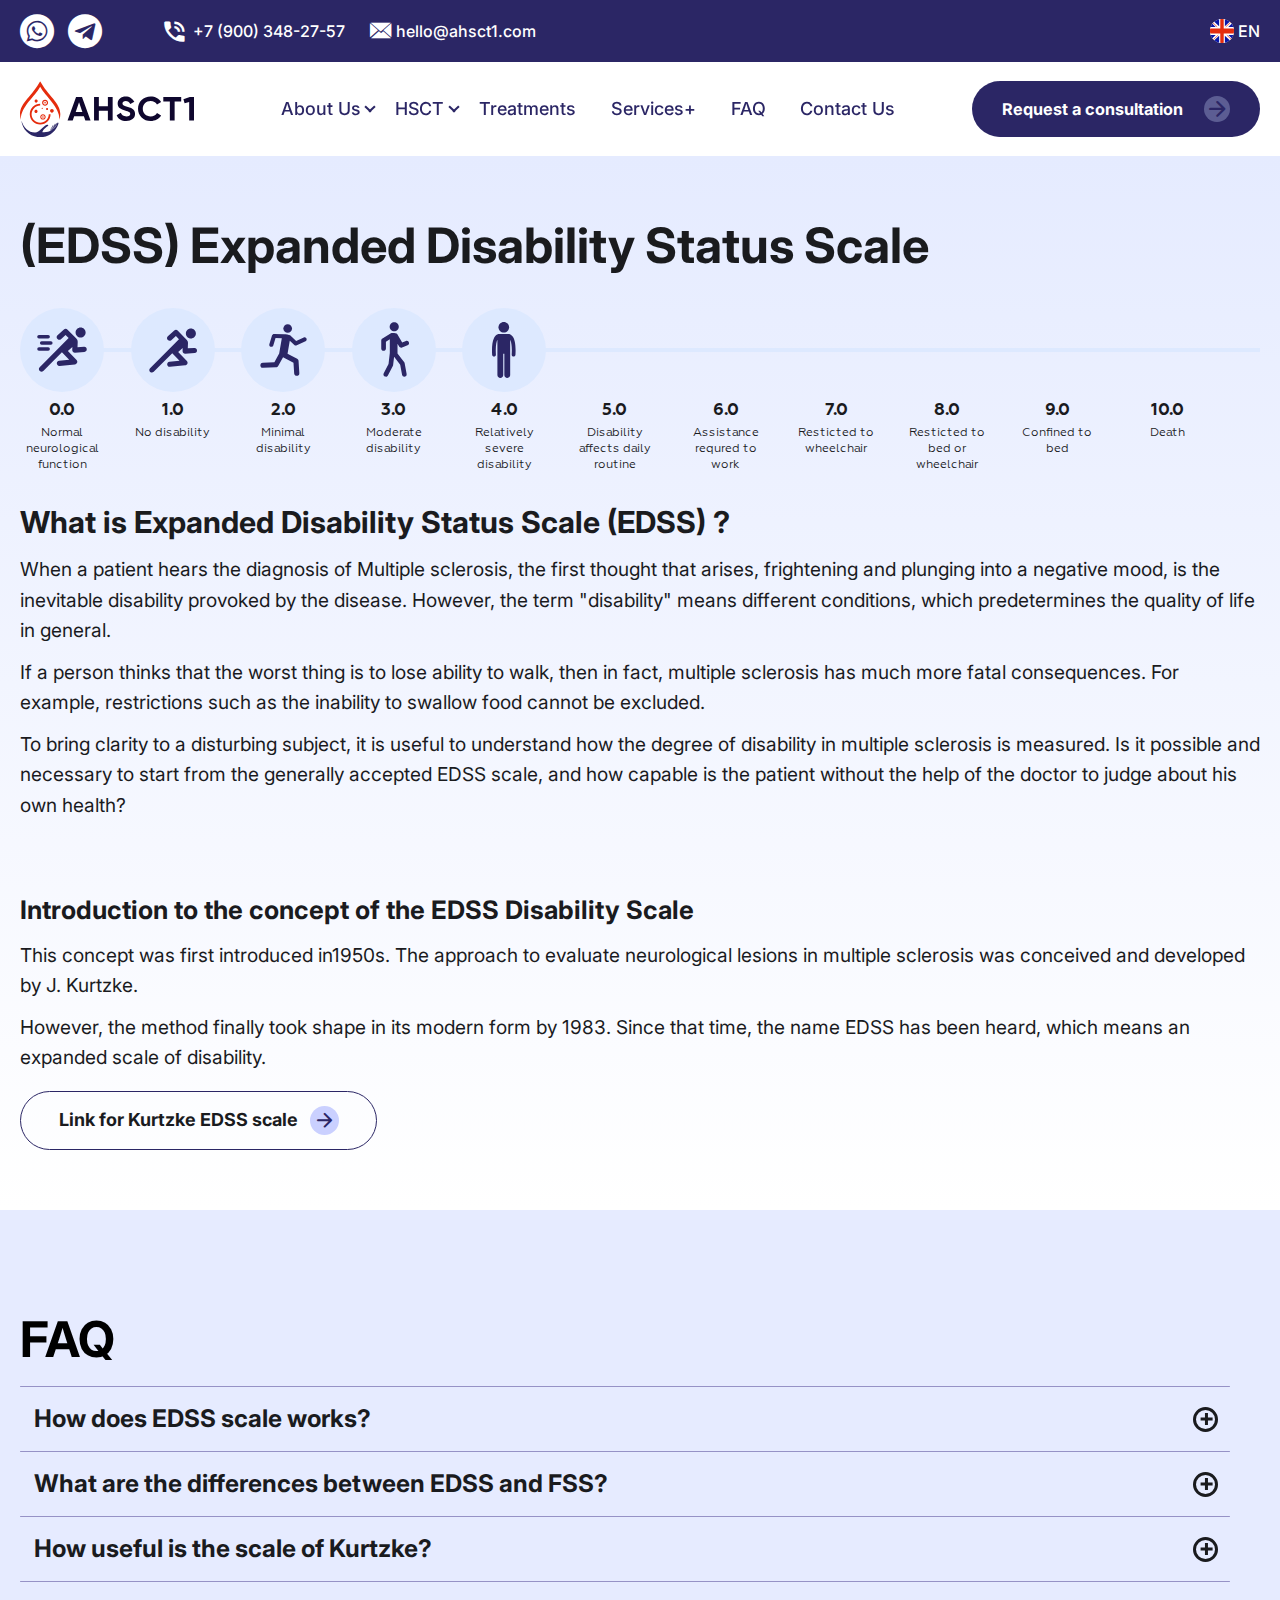
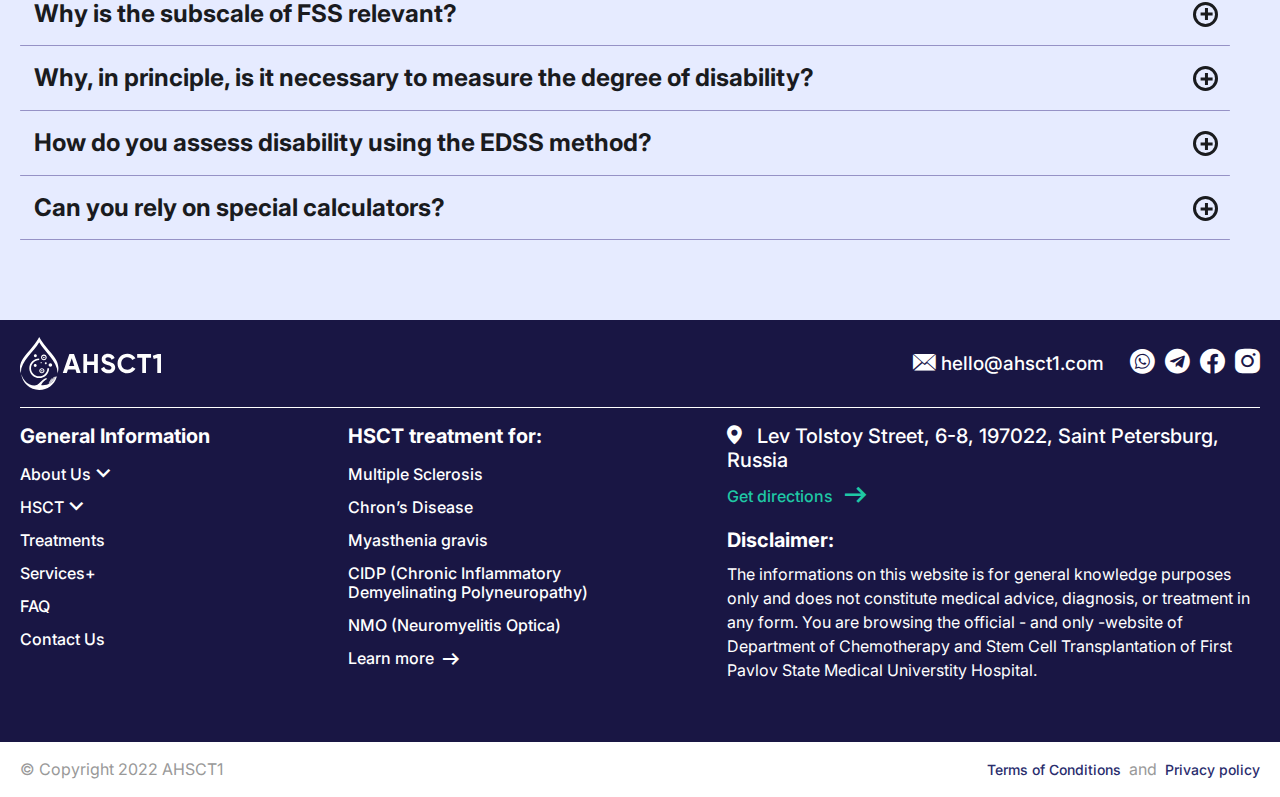
<file: disability-status.html>
<!DOCTYPE html>

<html lang="ru">
	<!--Заголовок страницы, контейнер для других важных данных (не отображается)-->
	<head>
		<!--Заголовок страницы-->
		<title>Title</title>
		<link
			rel="icon"
			type="image/x-icon"
			sizes="192x192"
			href="img/favicon.ico"
		/>
		<!--===============================-->
		<!--Libs-->

			<!--JQ--><script src="libs/jquery.js"></script>

		<!--===============================-->
		<!--Css-->
			<link rel="stylesheet" href="css/style.css" />
		<!--===============================-->
		<meta charset="utf-8">
		<meta name="viewport" content="width=device-width">
		<meta name="format-detection" content="telephone=no">
	</head>
	<!-- Отображаемое тело страницы -->
	<body>
		<div class="buttton-scrol">
			<span class="icon-pointer"></span>
		</div>
		<div class="wrapper">
			<header class="header">
				<div class="header-top">
					<div class="container">
						<a href="" class="logo-mb">
							<img src="img/header/logo-mb.svg" alt="">
						</a>
						<a href="" class="logo-text">
							<img src="img/header/logo-text.svg" alt="">
						</a>
						<div data-da=".burger-footer__icon, 767, last" class="header-top__links">
							<a href="#" class="header-top__icon-link icon-watsap"></a>
							<a href="#" class="header-top__icon-link icon-telegram"></a>
							<a href="#" class="header-top__link link-hover">
								<span class="header-top__link_icon icon-phone_in_talk"></span>
								<span class="text">
									+7 (900) 348-27-57
								</span>
							</a>
							<a href="#" class="header-top__link link-hover">
								<span class="header-top__link_icon icon-envelope"></span>
								<span class="text">
									hello@ahsct1.com
								</span>
							</a>
						</div>
						<div class="header-top_mb">
							<div data-da=".burger-footer__langvig, 767, last" class="header-top-langvig index-block-eng">
								<div class="header-top-langvig__title index-block-eng__header header-top-langvig__title_no-click">
									<img src="img/header/Social5.svg" alt="">
									<span class="header-top__langvig_text">EN</span>
									<!--<img src="img/header/Social6.svg" alt="">-->
									<span class="header-top__langvig_icon icon-coolicon"></span>
								</div>
								<div class="header-top-langvig__body index-block-eng__wrapper">
									<a href="" class="header-top-langvig__link link-hover">
										<img src="img/header/len1.svg" alt="">
										<span>
											Estonia (+372)
										</span>
									</a>
									<a href="" class="header-top-langvig__link">
										<img src="img/header/len2.svg" alt="">
										<span>
											Finland (+358)
										</span>
									</a>
									<a href="" class="header-top-langvig__link">
										<img src="img/header/len3.svg" alt="">
										<span>
											Lithuania (+370)
										</span>
									</a>
									<a href="" class="header-top-langvig__link">
										<img src="img/header/len4.svg" alt="">
										<span>
											Latvia (+371)
										</span>
									</a>
									<a href="" class="header-top-langvig__link">
										<img src="img/header/len5.svg" alt="">
										<span>
											Norway (+47)
										</span>
									</a>
									<a href="" class="header-top-langvig__link">
										<img src="img/header/len6.svg" alt="">
										<span>
											Sweden (+46)
										</span>
									</a>
								</div>
							</div>
							<div class="menu__icon ">
								<span></span>
							</div>
						</div>
					</div>
				</div>
				<div class="header-bottom">
					<div class="container">
						<a href="" class="header-bottom__logo">
							<img src="img/header/logo.svg" alt="" class="header-bottom__logo_content">
							<!--<img src="img/header/Logo-hover.svg" alt="" class="header-bottom__logo_hover">-->
						</a>
						<nav data-da=".burger-wrapper__bodu, 1064, last" class="header__nav">
							<ul data-spollers="1064,max" data-one-spoller class="header__list menu__list">
								<li class="header__link _header-list-wrapper">
									<div class="header__link_title menu__link">
										<a href="" class="link-white-hover link-hover">About Us</a>
										<span class="header__link_icon _menu__icon"></span>
									</div>
									<button tabindex="-1" type="button" data-spoller class="header-button-mb">
										<span class="icon-coolicon"></span>
									</button>
									<ul class="menu__sub-list _menu__wrapper">
										<li>
											<a href="#" class="menu__sub-link link-blek-hover link-hover">About Us</a>
										</li>
										<li>
											<a href="#" class="menu__sub-link link-blek-hover link-hover">Our team</a>
										</li>
									</ul>
								</li>
								<li class="header__link _header-list-wrapper">
									<div class="header__link_title menu__link">
										<a href="" class="link-white-hover link-hover">HSCT</a>
										<span class="header__link_icon _menu__icon"></span>
									</div>
									<button tabindex="-1" type="button" data-spoller class="header-button-mb">
										<span class="icon-coolicon"></span>
									</button>
									<ul class="menu__sub-list _menu__wrapper">
										<li>
											<a href="#" class="menu__sub-link link-blek-hover link-hover">What is HSCT?</a>
										</li>
										<li>
											<a href="#" class="menu__sub-link link-blek-hover link-hover">Before HSCT</a>
										</li>
										<li>
											<a href="#" class="menu__sub-link link-blek-hover link-hover">HSCT Step by Step</a>
										</li>
										<li>
											<a href="#" class="menu__sub-link link-blek-hover link-hover">Life After HSCT</a>
										</li>
										<li>
											<a href="#" class="menu__sub-link link-blek-hover link-hover">Annual Check - Up</a>
										</li>
										<li>
											<a href="#" class="menu__sub-link link-blek-hover link-hover">Application form</a>
										</li>
									</ul>
								</li>
								<li class="header__link">
									<a href="" class="menu__link link-white-hover link-hover">
										Treatments
									</a>
								</li>
								<li class="header__link">
									<a href="" class="menu__link link-white-hover link-hover">
										Services+
									</a>
								</li>
								<li class="header__link">
									<a href="" class="menu__link link-white-hover link-hover">
										FAQ
									</a>
								</li>
								<li class="header__link">
									<a href="" class="menu__link link-white-hover link-hover">
										Contact Us
									</a>
								</li>
							</ul>
						</nav>
						<a href="" data-da=".burger__wrapper, 767, first" class="header-bottom__button button-hover-blue">
							<span class="header-bottom__button_text header-bottom__button_text-pc">
								Request a consultation
							</span>
							<span class="header-bottom__button_text header-bottom__button_text-mb">
								Application Form
							</span>
							<span class="header-bottom__button_icon icon-button"></span>
						</a>
					</div>
				</div>
				<div class="burger menu__body">
					<div class="burger__wrapper">
						<a href="" class="burger-button">
							<span class="burger-button_text">
								Request a consultation
							</span>
							<span class="burger-button_icon icon-button"></span>
						</a>
						<div class="burger-wrapper__bodu">
							
						</div>
						<div class="burger-footer">
							<div class="burger-footer__icon">
								
							</div>
							<div class="burger-footer__langvig">
								
							</div>
						</div>
					</div>
				</div>
			</header>
			<div class="disablity-status">
				<div class="container">
					<div class="disablity-status__title-h1">
						(EDSS) Expanded Disability Status Scale
					</div>
					<div class="disablity-status-header">
						<div class="disablity-status-header__blok">
							<div class="disablity-status-header__img">
								<img src="img/disablity-status/1.svg" alt="">
							</div>
							<div class="disablity-status-header__blok_content">
								<div class="disablity-status-header__title">
									0.0
								</div>
								<div class="disablity-status-header__text">
									Normal
									neurological
									function
								</div>
							</div>
						</div>
						<div class="disablity-status-header__blok">
							<div class="disablity-status-header__img">
								<img src="img/disablity-status/2.svg" alt="">
							</div>
							<div class="disablity-status-header__blok_content">
								<div class="disablity-status-header__title">
									1.0
								</div>
								<div class="disablity-status-header__text">
									No disability
								</div>
							</div>
						</div>
						<div class="disablity-status-header__blok">
							<div class="disablity-status-header__img">
								<img src="img/disablity-status/3.svg" alt="">
							</div>
							<div class="disablity-status-header__blok_content">
								<div class="disablity-status-header__title">
									2.0
								</div>
								<div class="disablity-status-header__text">
									Minimal
									disability
								</div>
							</div>
						</div>
						<div class="disablity-status-header__blok">
							<div class="disablity-status-header__img">
								<img src="img/disablity-status/4.svg" alt="">
							</div>
							<div class="disablity-status-header__blok_content">
								<div class="disablity-status-header__title">
									3.0
								</div>
								<div class="disablity-status-header__text">
									Moderate
									disability
								</div>
							</div>
						</div>
						<div class="disablity-status-header__blok">
							<div class="disablity-status-header__img">
								<img src="img/disablity-status/5.svg" alt="">
							</div>
							<div class="disablity-status-header__blok_content">
								<div class="disablity-status-header__title">
									4.0
								</div>
								<div class="disablity-status-header__text">
									Relatively
									severe
									disability
								</div>
							</div>
						</div>
						<div class="disablity-status-header__blok">
							<div class="disablity-status-header__img">
								<img src="img/disablity-status/6.svg" alt="">
							</div>
							<div class="disablity-status-header__blok_content">
								<div class="disablity-status-header__title">
									5.0
								</div>
								<div class="disablity-status-header__text">
									Disability
									affects daily
									routine
								</div>
							</div>
						</div>
						<div class="disablity-status-header__blok">
							<div class="disablity-status-header__img">
								<img src="img/disablity-status/7.svg" alt="">
							</div>
							<div class="disablity-status-header__blok_content">
								<div class="disablity-status-header__title">
									6.0
								</div>
								<div class="disablity-status-header__text">
									Assistance
									requred
									to work
								</div>
							</div>
						</div>
						<div class="disablity-status-header__blok">
							<div class="disablity-status-header__img">
								<img src="img/disablity-status/8.svg" alt="">
							</div>
							<div class="disablity-status-header__blok_content">
								<div class="disablity-status-header__title">
									7.0
								</div>
								<div class="disablity-status-header__text">
									Resticted
									to wheelchair
								</div>
							</div>
						</div>
						<div class="disablity-status-header__blok">
							<div class="disablity-status-header__img">
								<img src="img/disablity-status/9.svg" alt="">
							</div>
							<div class="disablity-status-header__blok_content">
								<div class="disablity-status-header__title">
									8.0
								</div>
								<div class="disablity-status-header__text">
									Resticted to bed
									or wheelchair
								</div>
							</div>
						</div>
						<div class="disablity-status-header__blok">
							<div class="disablity-status-header__img">
								<img src="img/disablity-status/10.svg" alt="">
							</div>
							<div class="disablity-status-header__blok_content">
								<div class="disablity-status-header__title">
									9.0
								</div>
								<div class="disablity-status-header__text">
									Confined
									to bed
								</div>
							</div>
						</div>
						<div class="disablity-status-header__blok">
							<div class="disablity-status-header__img">
								<img src="img/disablity-status/11.svg" alt="">
								<img class="disablity-status-header__icon" src="img/disablity-status/icon.png" alt="">
								<img class="disablity-status-header__icon_mob" src="img/disablity-status/iconMob.png" alt="">
							</div>
							<div class="disablity-status-header__blok_content">
								<div class="disablity-status-header__title">
									10.0
								</div>
								<div class="disablity-status-header__text">
									Death
								</div>
							</div>
						</div>
					</div>
					<div class="disablity-status__text-blok">
						<div class="disablity-status__title-h2">
							What is Expanded Disability Status Scale (EDSS) ?
						</div>
						<p class="disablity-status__text-content">
							When a patient hears the diagnosis of Multiple sclerosis, the first thought that arises, 
							frightening and plunging into a negative mood, is the inevitable disability provoked 
							by the disease. However, the term "disability" means different conditions, which
							predetermines the quality of life in general. 
						</p>
						<p class="disablity-status__text-content">
							If a person thinks that the worst thing is to lose ability to walk, then in fact,
							multiple sclerosis has much more fatal consequences. For example, restrictions such
							as the inability to swallow food cannot be excluded.
						</p>
						<p class="disablity-status__text-content">
							To bring clarity to a disturbing subject, it is useful to understand how the degree of
							disability in multiple sclerosis is measured. Is it possible and necessary to start from
							the generally accepted EDSS scale, and how capable is the patient without the help
							of the doctor to judge about his own health?
						</p>
					</div>
					<div class="disablity-status__button-blok">
						<div class="disablity-status__title-h3">
							Introduction to the concept of the EDSS Disability Scale
						</div>
						<p class="disablity-status__text-content">
							This concept was first introduced in1950s. The approach to evaluate neurological
							lesions in multiple sclerosis was conceived and developed by J. Kurtzke. 
						</p>
						<p class="disablity-status__text-content">
							However, the method finally took shape in its modern form by 1983. Since that
							time, the name EDSS has been heard, which means an expanded scale of disability.
						</p>
						<!--<p class="disablity-status__text-content">
							However, the term "disability" means different conditions, which predetermines 
							the quality of life in general. If a person thinks that the worst thing is to lose ability
							to walk, then in fact, multiple sclerosis has much more fatal consequences.
						</p>
						<p class="disablity-status__text-content">
							However, the term "disability" means different conditions, which predetermines the quality of life in general. If a person thinks that the worst thing is to lose ability to walk, then in fact, multiple sclerosis has much more fatal consequences.
						</p>-->
						<!--<a href="" class="disablity-status__button">
							<span class="disablity-status__button_text">
								Return to the main page
							</span>
							<span class="disablity-status__button_icon icon-button"></span>
						</a>-->
						<!--<a href="" class="form-button form-button__max-widh">
							Return to the main page
							<span class="form-button__img">
								<img src="img/form/Vector.svg" alt="">
							</span>
						</a>-->
						<a href="" class="disablity-status__button">
							<span class="disablity-status__button_text">
								Link for Kurtzke EDSS scale
							</span>
							<span class="disablity-status__button_icon icon-button"></span>
						</a>
					</div>
				</div>
			</div>
			<div class="faq">
				<div class="container">
					<div class="faq__body">
						<div data-spollers data-one-spoller class="faq-content">
							<div class="faq__title">
								FAQ
							</div>
							<div class="faq-content__blok">
								<button tabindex="-1" type="button" data-spoller class="faq-content__title">
									How does EDSS scale works?
									<div><span></span></div>
								</button>
								<div class="faq-content__content">
									According to the method of Kurtzke, disability is measured according to the scale from 0 to 10.
									The main purpose of EDSS is to determine the extent to which the patient is able to walk 
									independently without assistance.
									<br><br>
									In addition, in working with patients with multiple sclerosis, the so-called functional status score
									or FSS is used. This is a subscale according to which the specialist determines the state of eight
									functional systems of the human body.

								</div>
							</div>
							<div class="faq-content__blok">
								<button tabindex="-1" type="button" data-spoller class="faq-content__title">
									What are the differences between EDSS and FSS?
									<div><span></span></div>
								</button>
								<div class="faq-content__content">
									The Kurtzke scale is focused primarily on evaluating such an important skill as
									walking. Movement disorders are measured using points from 0 to 10.
									The FSS subscale can be scored from 0 to 6. <br><br>

									Eight subscale measurements are affected by MS when the Functional System (FS)
									scores are calculated as follows: <br><br>

									- Pyramidal (motor function)<br>
									- Cerebellar<br>
									- Brainstem<br>
									- Sensory<br>
									- Bowel and Bladder<br>
									- Visual<br>
									- Cerebral<br>
									- All other difficulties.<br><br>
									<b>At the same time, eight vital systems are examined at once.</b><br><br>
									That is, if EDSS is focused specifically on walking, FSS gives an idea
									of disabilities in other areas. Namely, thanks to the subscale, one can measure
									the level of sensory overload, balance, clouding of consciousness, 
									urinary incontinence, etc.
								</div>
							</div>

							<div class="faq-content__blok">
								<button tabindex="-1" type="button" data-spoller class="faq-content__title">
									How useful is the scale of Kurtzke?
									<div><span></span></div>
								</button>
								<div class="faq-content__content">
									First of all, it is worth noting the obvious advantage of EDSS. It lies in the fact that the
									The use of the method does not require the use of specialized equipment. 
									In fact, anyone can use the scale to measure disability and get an idea of 
									the degree of health disorders.

									<b>However, EDSS also has certain disadvantages:</b><br><br>

									•	The method is narrowly focused; therefore, it will not help to evaluate, for
									example, cognitive impairment. <br>

									•	There are no exact recommendations for taking measurements, so two
									different doctors are able to give an estimate that varies by up to 20%.<br>

									•	Not always the set score reflects the real degree of disability.<br>

									•	The method is difficult to use to record minor changes in the patient's
									condition.<br>

									•	In certain aspects, the estimation is highly subjective.


								</div>
							</div>
							<div class="faq-content__blok">
								<button tabindex="-1" type="button" data-spoller class="faq-content__title">
									Why is the subscale of FSS relevant?
									<div><span></span></div>
								</button>
								<div class="faq-content__content">
									Patients with multiple sclerosis can see for themselves how unpredictable this disease is. 
									Therefore, the patient may not have difficulties when walking, but other disorders
									are quite possible and make life no less burdensome. <br><br>

									For example, abnormal bladder function, memory and speech problems, 
									inability to swallow, and causeless fatigue is common.<br><br>

									For this reason, the estimation of the state using the subscale of FSS is no less accurate.
									With its help, it is possible to monitor disorders of important basic functions
									that can lead to disability.<br><br>

									In addition, in the arsenal of specialists, there are more advanced tools for the most
									accurate estimation of the patient's condition. Today, the Multiple Sclerosis
									Functional Composite Systems is recognized as the most innovative.<br><br>

								</div>
							</div>

							<div class="faq-content__blok">
								<button tabindex="-1" type="button" data-spoller class="faq-content__title">
									Why, in principle, is it necessary to measure the degree of disability?
									<div><span></span></div>
								</button>
								<div class="faq-content__content">
									All tools that help assess the condition of the patient with multiple sclerosis
									are practical importance. Based on the evaluation results, doctors make the most optimal
									decision regarding the choice of a therapeutic regimen. <br><br>

									The EDSS method also lets you predict how the situation. Plus, it is indispensable 
									when it is necessary to receive a report on the patient's condition in order 
									to resolve issues with social security authorities. It is the score on the Kurtzke scale
									that serves as evidence of disability.

								</div>
							</div>

							<div class="faq-content__blok">
								<button tabindex="-1" type="button" data-spoller class="faq-content__title">
									How do you assess disability using the EDSS method?
									<div><span></span></div>
								</button>
								<div class="faq-content__content">
									On the one hand, the technique will seem relatively simple, because it does not have
									to use complex calculations and specialized equipment. 
									<br><br>
									On the other hand, only a neuropathologist with certain knowledge and competencies
									is able to competently assess health disorders.
								</div>
							</div>

							<div class="faq-content__blok">
								<button tabindex="-1" type="button" data-spoller class="faq-content__title">
									Can you rely on special calculators?
									<div><span></span></div>
								</button>
								<div class="faq-content__content">
									With the introduction of the latest technologies in all spheres of life, even online Calculators
									have appeared that have been created specifically to assess the degree of disability on the Kurtzke scale. <br><br>

									There is also a smartphone app to make the process of evaluating the patient
									with multiple sclerosis as easy as possible.<br><br>

									However, specialists have not confirmed that such calculators and software are
									considered 100% reliable and safe. The difficulty lies in the fact that a person without
									a medical education and understanding of the specifics of multiple sclerosis are not
									to assess the symptoms adequately. <br><br>

									In addition, there are other factors that make the situation worse. Some symptoms that
									distort reality depression, chronic fatigue. As a result, the evaluation result may differ
									significantly from the real one, both for better and for worse.<br><br>

									It is better to entrust the examination of all abilities and functions to the specialists
									of the appropriate profile.<br><br>

								</div>
							</div>
						</div>
					</div>
				</div>
			</div>
			<footer class="footer">
				<div class="footer-top">
					<div class="container">
						<div class="footer-top__body">
							<div class="footer-top__title">
								Powered by:
							</div>
							<div class="footer-top-blok">
								<img src="img/footer/1.png" alt="" class="footer-top-blok__img">
								<span>
									St. Petersburg Pavlov State <br>
									Medical University Hospital
								</span>
							</div>
							<div class="footer-top-blok">
								<img src="img/footer/2.png" alt="" class="footer-top-blok__img">
								<span>
									Raisa Gorbacheva Memorial Institute of Children's <br>
									Oncology, Hematology and Transplantation
								</span>
							</div>
						</div>
					</div>
				</div>
				<div class="footer-wrapper">
					<div class="container">
						<div class="footer-wrapper-top">
							<a href="" class="footer-wrapper-top__logo">
								<img src="img/footer/logo.svg" alt="">
							</a>
							<div class="footer-wrapper-top__list">
								<a href="" class="footer-wrapper-top__link footer-wrapper-top__link_text link-hover">
									<span class="icon-envelope"></span>
									hello@ahsct1.com
								</a>
								<a href="" class="footer-wrapper-top__link link-hover">
									<span class="icon-watsap"></span>
								</a>
								<a href="" class="footer-wrapper-top__link link-hover">
									<span class="icon-telegram"></span>
								</a>
								<a href="" class="footer-wrapper-top__link link-hover">
									<span class="icon-facebook"></span>
								</a>
								<a href="" class="footer-wrapper-top__link link-hover">
									<span class="icon-instagram-black"></span>
								</a>
							</div>
						</div>
						<div class="footer-wrapper__body">
							<div data-spollers data-one-spoller class="footer-wrapper-list">
								<div class="footer-wrapper-list__title">
									General Information
								</div>
								<div class="footer-wrapper-link">
									<button tabindex="-1" type="button" data-spoller class="footer-wrapper-link__title link-hover">
										About Us <span class="icon-coolicon"></span>
									</button>
									<div class="footer-wrapper-link__sub-list">
										<a href="" class="link-hover">
											About Us
										</a>
										<a href="" class="link-hover">
											Our team
										</a>
										<a href="" class="link-hover">
											HSCT Centre
										</a>
									</div>
								</div>
								<div class="footer-wrapper-link">
									<button tabindex="-1" type="button" data-spoller class="footer-wrapper-link__title link-hover">
										HSCT <span class="icon-coolicon"></span>
									</button>
									<div class="footer-wrapper-link__sub-list">
										<a href="" class="link-hover">
											What is HSCT
										</a>
										<a href="" class="link-hover">
											Before HSCT
										</a>
										<a href="" class="link-hover">
											HSCT Step by Step
										</a>
										<a href="" class="link-hover">
											Life After HSCT
										</a>
										<a href="" class="link-hover">
											Annual Check - Up
										</a>
									</div>
								</div>
								<div class="footer-wrapper-link">
									<a href="" class="link-hover">
										Treatments
									</a>
								</div>
								<div class="footer-wrapper-link">
									<a href="" class="link-hover">
										Services+
									</a>
								</div>
								<div class="footer-wrapper-link">
									<a href="" class="link-hover">
										FAQ
									</a>
								</div>
								<div class="footer-wrapper-link">
									<a href="" class="link-hover">
										Contact Us
									</a>
								</div>
							</div>
							<div data-spollers data-one-spoller class="footer-wrapper-list">
								<div class="footer-wrapper-list__title">
									HSCT treatment for:
								</div>
								<div class="footer-wrapper-link">
									<a href="" class="link-hover">
										Multiple Sclerosis
									</a>
								</div>
								<div class="footer-wrapper-link">
									<a href="" class="link-hover">
										Chron’s Disease
									</a>
								</div>
								<div class="footer-wrapper-link">
									<a href="" class="link-hover">
										Myasthenia gravis
									</a>
								</div>
								<div class="footer-wrapper-link">
									<a href="" class="link-hover">
										CIDP (Chronic Inflammatory
										Demyelinating Polyneuropathy)
									</a>
								</div>
								<div class="footer-wrapper-link">
									<a href="" class="link-hover">
										NMO (Neuromyelitis Optica)
									</a>
								</div>
								<div class="footer-wrapper-link">
									<a href="" class="link-hover">
										Learn more <span class="icon-pointer-reght"></span>
									</a>
								</div>
							</div>
							<div class="footer-wrapper-content">
								<div class="footer-wrapper-content__wrapper">
									<a href="" class="footer-wrapper-content__geolocachion link-hover">
										<span class="icon-cards"></span>
										Lev Tolstoy Street, 6-8, 197022, Saint Petersburg, Russia
									</a>
									<div class="footer-wrapper-content__link">
										<a href="">
											Get directions
											<span class="icon-pointer-reght"></span>
										</a>
									</div>
								</div>
								<div class="footer-wrapper-content__title">
									Disclaimer:
								</div>
								<div class="footer-wrapper-content__text">
									The informations on this website is for general knowledge purposes only 
									and does not constitute medical advice, diagnosis, or treatment in any form.
									You are browsing the official - and only -website of
									Department of Chemotherapy and Stem Cell Transplantation
									of First Pavlov State Medical Universtity Hospital.
								</div>
							</div>
						</div>
					</div>
				</div>
				<div class="footer-bottom">
					<div class="container">
						<div class="footer-bottom__left">
							<div class="footer-bottom__text">
								© Copyright 2022 AHSCT1
							</div>
						</div>
						<div class="footer-bottom__list">
							<a href="" class="footer-bottom__link link-hover">
								Terms of Conditions
							</a>
							<span class="footer-bottom__text">
								and
							</span>
							<a href="" class="footer-bottom__link link-hover">
								Privacy policy
							</a>
						</div>
					</div>
				</div>
			</footer>
		</div>
		<script src="js/custom.js"></script>
	</body>
</html>
</file>
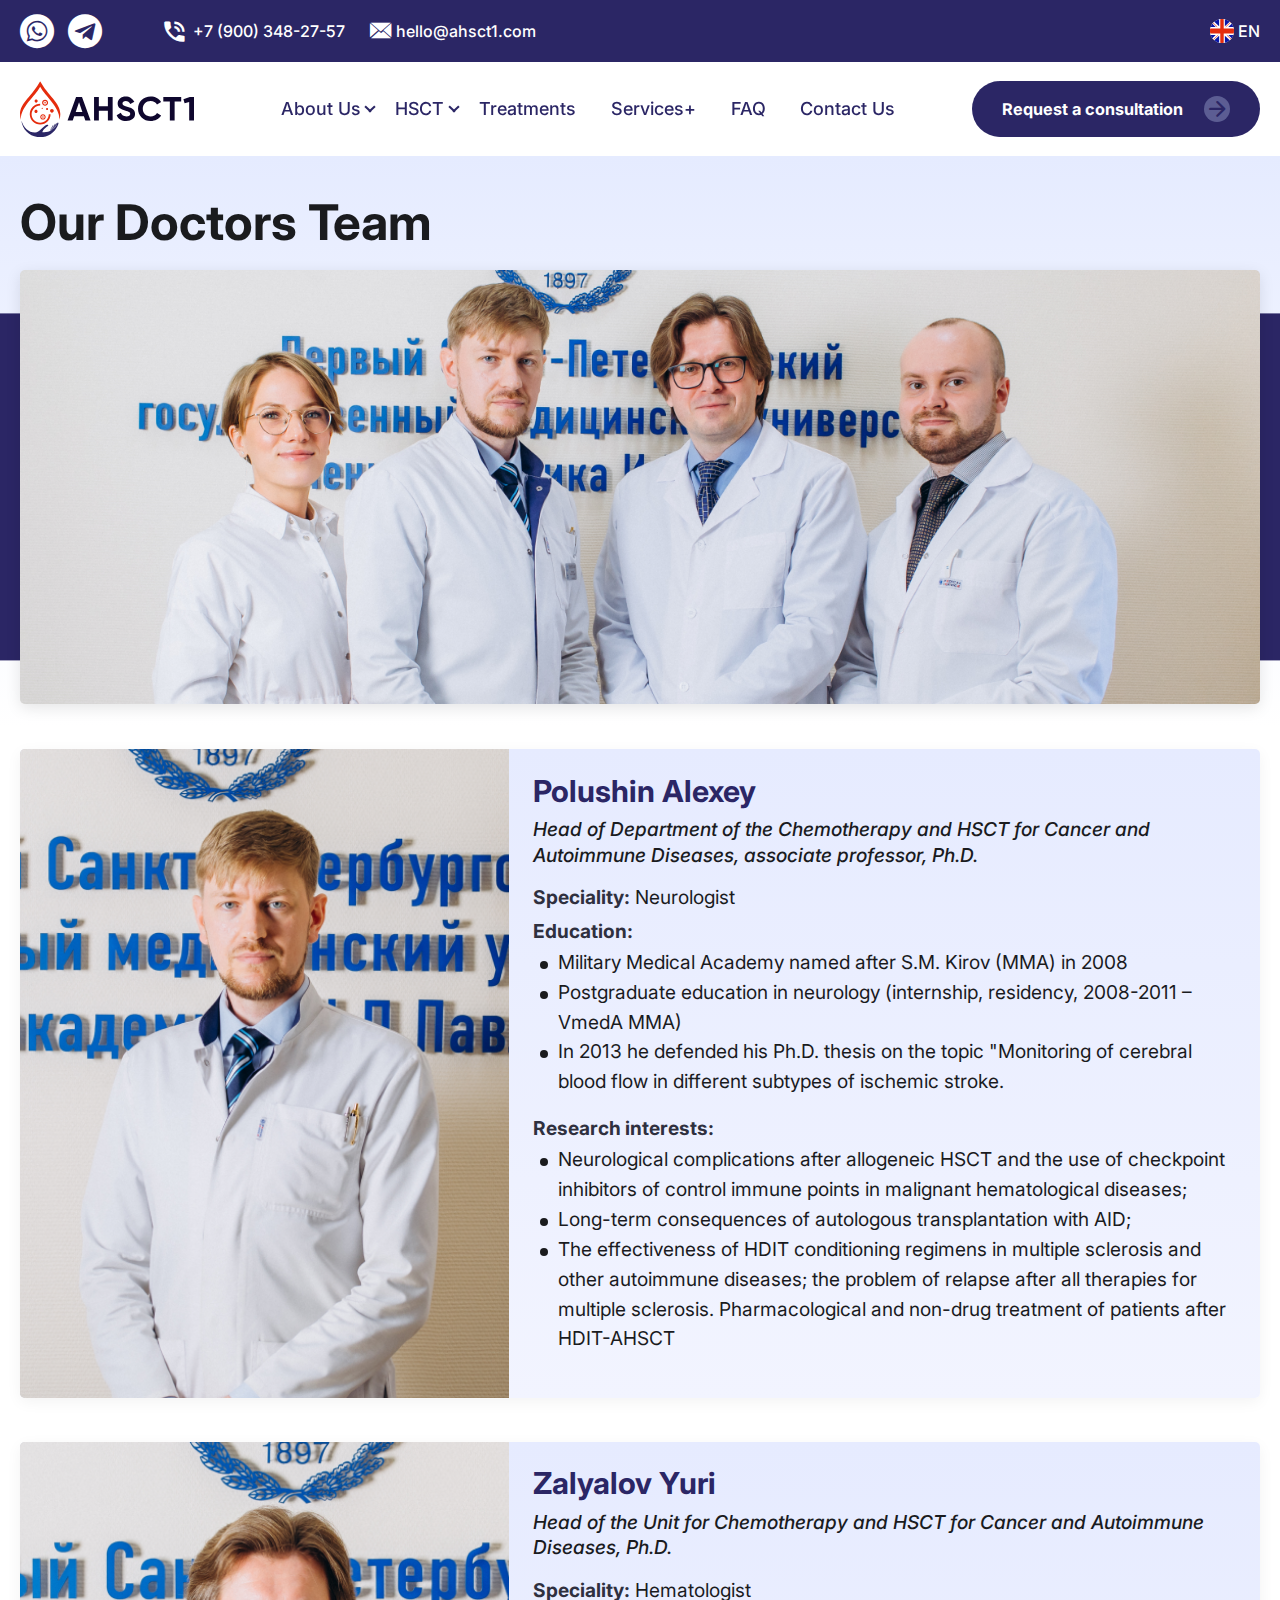
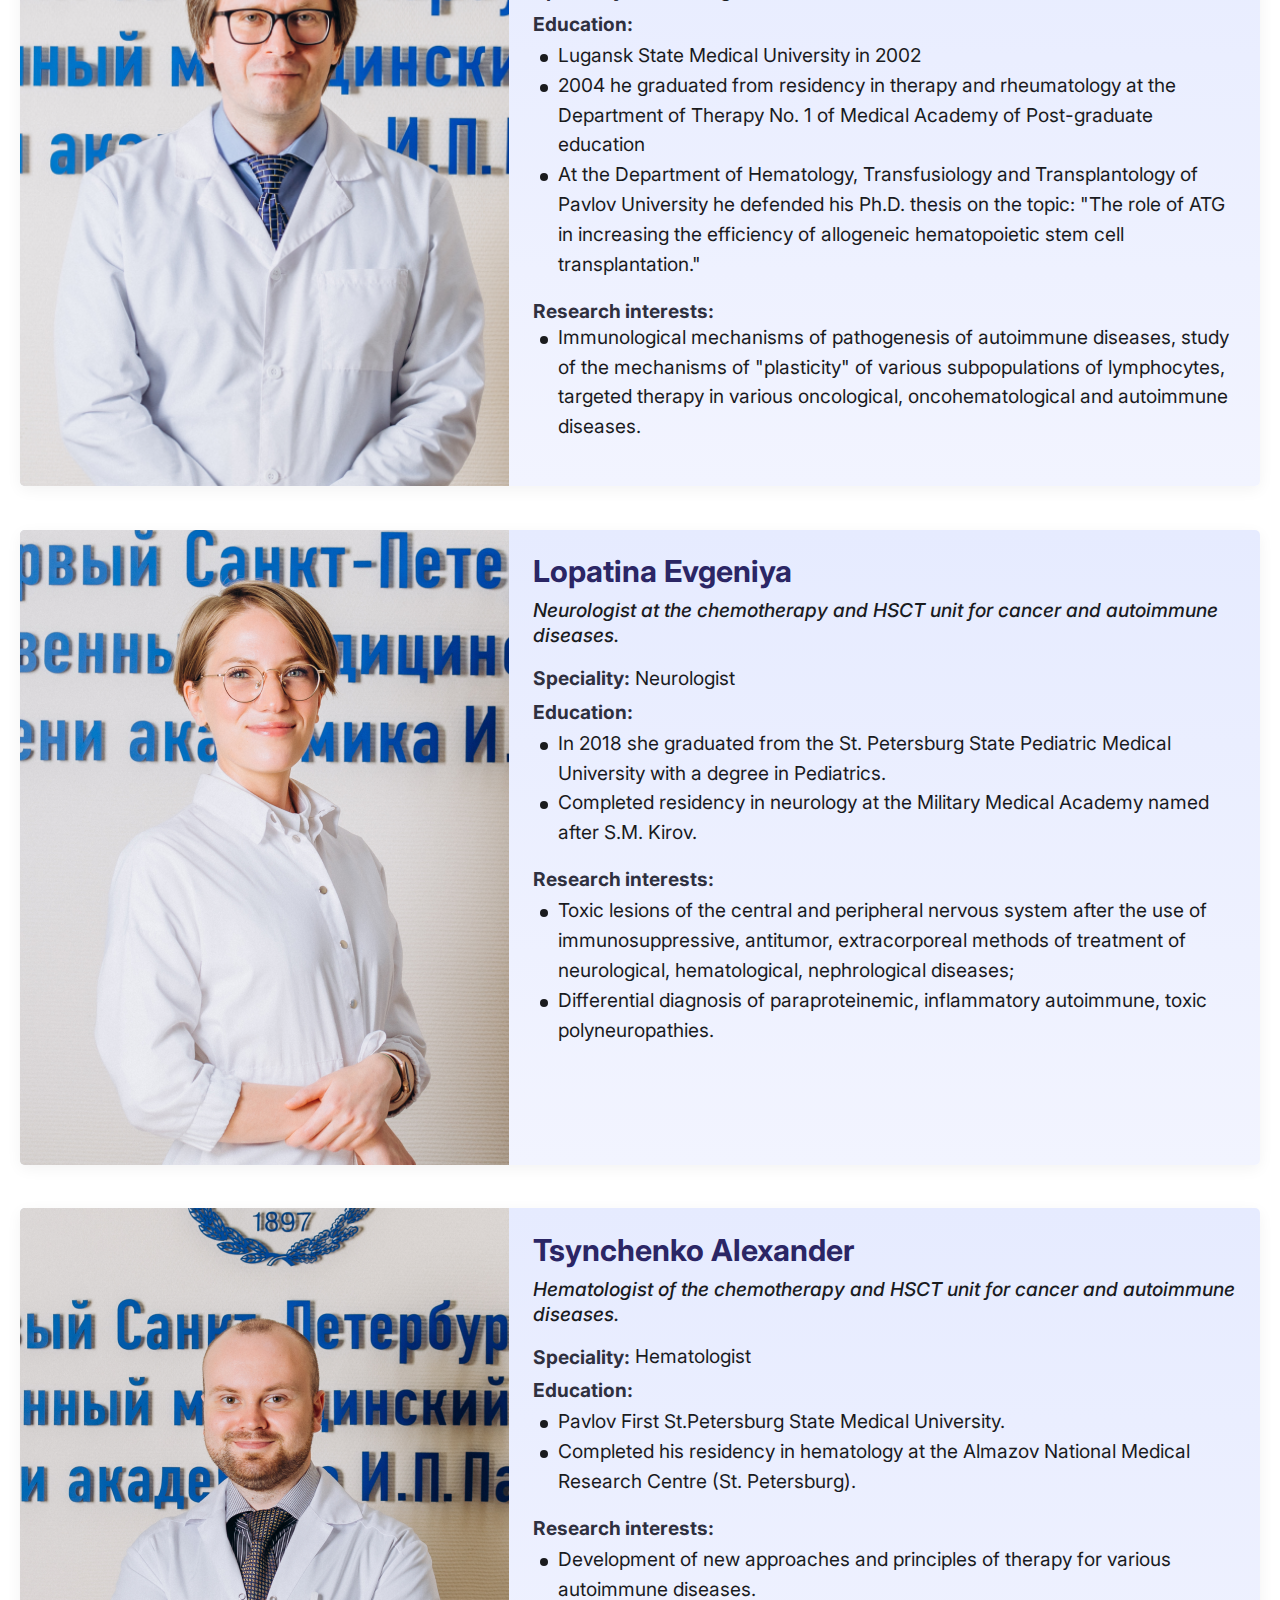
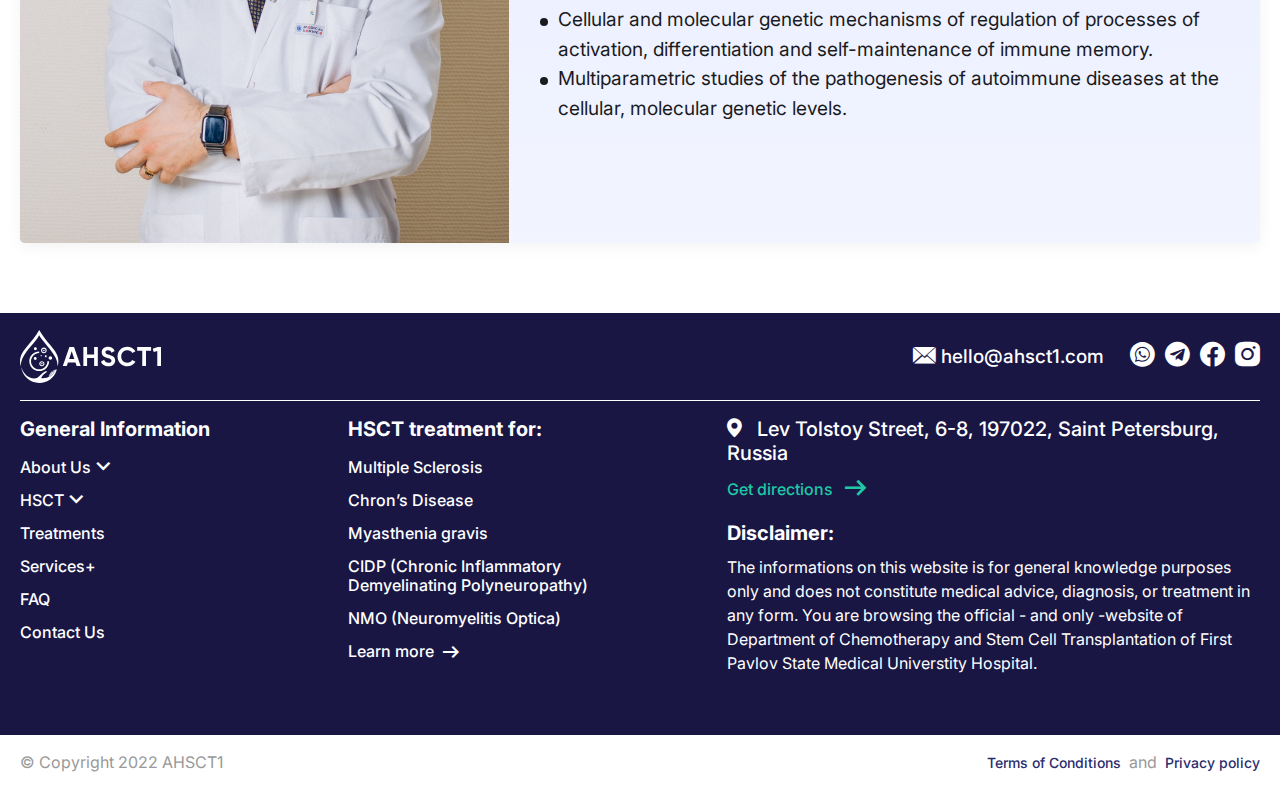
<file: doctorsTeam.html>
<!DOCTYPE html>

<html lang="ru">
	<!--Заголовок страницы, контейнер для других важных данных (не отображается)-->
	<head>
		<!--Заголовок страницы-->
		<title>Title</title>
		<link
			rel="icon"
			type="image/x-icon"
			sizes="192x192"
			href="img/favicon.ico"
		/>
		<!--===============================-->
		<!--Libs-->

			<!--JQ--><script src="libs/jquery.js"></script>

		<!--===============================-->
		<!--Css-->
			<link rel="stylesheet" href="css/style.css" />
		<!--===============================-->
		<meta charset="utf-8">
		<meta name="viewport" content="width=device-width">
		<meta name="format-detection" content="telephone=no">
	</head>
	<!-- Отображаемое тело страницы -->
	<body>
		<div class="buttton-scrol">
			<span class="icon-pointer"></span>
		</div>
		<div class="wrapper">
			<header class="header">
				<div class="header-top">
					<div class="container">
						<a href="" class="logo-mb">
							<img src="img/header/logo-mb.svg" alt="">
						</a>
						<a href="" class="logo-text">
							<img src="img/header/logo-text.svg" alt="">
						</a>
						<div data-da=".burger-footer__icon, 767, last" class="header-top__links">
							<a href="#" class="header-top__icon-link icon-watsap"></a>
							<a href="#" class="header-top__icon-link icon-telegram"></a>
							<a href="#" class="header-top__link link-hover">
								<span class="header-top__link_icon icon-phone_in_talk"></span>
								<span class="text">
									+7 (900) 348-27-57
								</span>
							</a>
							<a href="#" class="header-top__link link-hover">
								<span class="header-top__link_icon icon-envelope"></span>
								<span class="text">
									hello@ahsct1.com
								</span>
							</a>
						</div>
						<div class="header-top_mb">
							<div data-da=".burger-footer__langvig, 767, last" class="header-top-langvig index-block-eng">
								<div class="header-top-langvig__title index-block-eng__header header-top-langvig__title_no-click">
									<img src="img/header/Social5.svg" alt="">
									<span class="header-top__langvig_text">EN</span>
									<!--<img src="img/header/Social6.svg" alt="">-->
									<span class="header-top__langvig_icon icon-coolicon"></span>
								</div>
								<div class="header-top-langvig__body index-block-eng__wrapper">
									<a href="" class="header-top-langvig__link link-hover">
										<img src="img/header/len1.svg" alt="">
										<span>
											Estonia (+372)
										</span>
									</a>
									<a href="" class="header-top-langvig__link">
										<img src="img/header/len2.svg" alt="">
										<span>
											Finland (+358)
										</span>
									</a>
									<a href="" class="header-top-langvig__link">
										<img src="img/header/len3.svg" alt="">
										<span>
											Lithuania (+370)
										</span>
									</a>
									<a href="" class="header-top-langvig__link">
										<img src="img/header/len4.svg" alt="">
										<span>
											Latvia (+371)
										</span>
									</a>
									<a href="" class="header-top-langvig__link">
										<img src="img/header/len5.svg" alt="">
										<span>
											Norway (+47)
										</span>
									</a>
									<a href="" class="header-top-langvig__link">
										<img src="img/header/len6.svg" alt="">
										<span>
											Sweden (+46)
										</span>
									</a>
								</div>
							</div>
							<div class="menu__icon ">
								<span></span>
							</div>
						</div>
					</div>
				</div>
				<div class="header-bottom">
					<div class="container">
						<a href="" class="header-bottom__logo">
							<img src="img/header/logo.svg" alt="" class="header-bottom__logo_content">
							<!--<img src="img/header/Logo-hover.svg" alt="" class="header-bottom__logo_hover">-->
						</a>
						<nav data-da=".burger-wrapper__bodu, 1064, last" class="header__nav">
							<ul data-spollers="1064,max" data-one-spoller class="header__list menu__list">
								<li class="header__link _header-list-wrapper">
									<div class="header__link_title menu__link">
										<a href="" class="link-white-hover link-hover">About Us</a>
										<span class="header__link_icon _menu__icon"></span>
									</div>
									<button tabindex="-1" type="button" data-spoller class="header-button-mb">
										<span class="icon-coolicon"></span>
									</button>
									<ul class="menu__sub-list _menu__wrapper">
										<li>
											<a href="#" class="menu__sub-link link-blek-hover link-hover">About Us</a>
										</li>
										<li>
											<a href="#" class="menu__sub-link link-blek-hover link-hover">Our team</a>
										</li>
									</ul>
								</li>
								<li class="header__link _header-list-wrapper">
									<div class="header__link_title menu__link">
										<a href="" class="link-white-hover link-hover">HSCT</a>
										<span class="header__link_icon _menu__icon"></span>
									</div>
									<button tabindex="-1" type="button" data-spoller class="header-button-mb">
										<span class="icon-coolicon"></span>
									</button>
									<ul class="menu__sub-list _menu__wrapper">
										<li>
											<a href="#" class="menu__sub-link link-blek-hover link-hover">What is HSCT?</a>
										</li>
										<li>
											<a href="#" class="menu__sub-link link-blek-hover link-hover">Before HSCT</a>
										</li>
										<li>
											<a href="#" class="menu__sub-link link-blek-hover link-hover">HSCT Step by Step</a>
										</li>
										<li>
											<a href="#" class="menu__sub-link link-blek-hover link-hover">Life After HSCT</a>
										</li>
										<li>
											<a href="#" class="menu__sub-link link-blek-hover link-hover">Annual Check - Up</a>
										</li>
										<li>
											<a href="#" class="menu__sub-link link-blek-hover link-hover">Application form</a>
										</li>
									</ul>
								</li>
								<li class="header__link">
									<a href="" class="menu__link link-white-hover link-hover">
										Treatments
									</a>
								</li>
								<li class="header__link">
									<a href="" class="menu__link link-white-hover link-hover">
										Services+
									</a>
								</li>
								<li class="header__link">
									<a href="" class="menu__link link-white-hover link-hover">
										FAQ
									</a>
								</li>
								<li class="header__link">
									<a href="" class="menu__link link-white-hover link-hover">
										Contact Us
									</a>
								</li>
							</ul>
						</nav>
						<a href="" data-da=".burger__wrapper, 767, first" class="header-bottom__button button-hover-blue">
							<span class="header-bottom__button_text header-bottom__button_text-pc">
								Request a consultation
							</span>
							<span class="header-bottom__button_text header-bottom__button_text-mb">
								Application Form
							</span>
							<span class="header-bottom__button_icon icon-button"></span>
						</a>
					</div>
				</div>
				<div class="burger menu__body">
					<div class="burger__wrapper">
						<a href="" class="burger-button">
							<span class="burger-button_text">
								Request a consultation
							</span>
							<span class="burger-button_icon icon-button"></span>
						</a>
						<div class="burger-wrapper__bodu">
							
						</div>
						<div class="burger-footer">
							<div class="burger-footer__icon">
								
							</div>
							<div class="burger-footer__langvig">
								
							</div>
						</div>
					</div>
				</div>
			</header>
			<div class="doctors-team-header">
				<div class="container">
					<div class="doctors-team-header__title">
						Our Doctors Team
					</div>
					<div class="doctors-team-header__img">
						<div class="doctors-team-header__img_content ibg">
							<img src="./../img/photos/dctr(1).png" alt="">
						</div>
					</div>
				</div>
			</div>
			<div class="doctors-team-item">
				<div class="container">
					<div class="doctors-team-item__body">
						<div class="doctors-team-item__img ibg" style=" background-image: url('./img/photos/dctr(3).png');background-size: cover; background-position: center;">
						</div>
						<div class="doctors-team-item__content">
							<div class="doctors-team-item__title">
								Polushin Alexey
							</div>
							<div class="doctors-team-item__sub-title">
								Head of Department of the Chemotherapy and HSCT for Cancer and Autoimmune Diseases, associate professor, Ph.D.
							</div>
							<div class="doctors-team-item__speciality">
								<span>
									Speciality:
								</span>
								Neurologist
							</div>
							<div class="doctors-team-item__ul-title">
								Education:
							</div>
							<ul class="doctors-team-item__ul">
								<li class="doctors-team-item__li">
									Military Medical Academy named after  S.M. Kirov (MMA) in 2008
								</li>
								<li class="doctors-team-item__li">
									Postgraduate education in neurology (internship, residency, 2008-2011 – VmedA MMA)
								</li>
								<li class="doctors-team-item__li">
									In 2013 he defended his Ph.D. thesis on the topic "Monitoring of cerebral blood flow in different subtypes of ischemic stroke.
								</li>
							</ul>
							<div class="doctors-team-item__ul-title">
								Research interests:
							</div>
							<ul class="doctors-team-item__ul">
								<li class="doctors-team-item__li">
									Neurological complications after allogeneic HSCT and the use of checkpoint inhibitors of control immune points in malignant hematological diseases; 
								</li>
								<li class="doctors-team-item__li">
									Long-term consequences of autologous transplantation with AID; 
								</li>
								<li class="doctors-team-item__li">
									The effectiveness of HDIT conditioning regimens in multiple sclerosis and other autoimmune diseases; the problem of relapse after all therapies for multiple sclerosis. Pharmacological and non-drug treatment of patients after HDIT-AHSCT
								</li>
							</ul>
						</div>
					</div>
				</div>
			</div>
			<div class="doctors-team-item">
				<div class="container">
					<div class="doctors-team-item__body">
						<div class="doctors-team-item__img ibg" style=" background-image: url('./img/photos/dctr(5).png');background-size: cover;
    background-position: center;">
							<img src="/img/photos/dctr(5).png" alt="">
						</div>
						<div class="doctors-team-item__content">
							<div class="doctors-team-item__title">
								Zalyalov Yuri
							</div>
							<div class="doctors-team-item__sub-title">
								Head of the Unit for Chemotherapy and HSCT for Cancer and Autoimmune Diseases, Ph.D.
							</div>
							<div class="doctors-team-item__speciality">
								<span>
									Speciality:
								</span>
								Hematologist
							</div>
							<div class="doctors-team-item__ul-title">
								Education:
							</div>
							<ul class="doctors-team-item__ul">
								<li class="doctors-team-item__li">
									Lugansk State Medical University in 2002
								</li>
								<li class="doctors-team-item__li">
									2004 he graduated from residency in therapy and rheumatology at the Department of Therapy No. 1 of Medical Academy of Post-graduate education
								</li>
								<li class="doctors-team-item__li">
									At the Department of Hematology, Transfusiology and Transplantology of Pavlov University he defended his Ph.D. thesis on the topic: "The role of ATG in increasing the efficiency of allogeneic hematopoietic stem cell transplantation."
								</li>
							</ul>
							<div class="doctors-team-item__ul-title doctors-team-item__ul">
								Research interests:
								<p class="doctors-team-item__li">
									Immunological mechanisms of pathogenesis of autoimmune diseases, study of the mechanisms of "plasticity" of various subpopulations of lymphocytes, targeted therapy in various oncological, oncohematological and autoimmune diseases.
								</p>
							</div>
						</div>
					</div>
				</div>
			</div>
			<div class="doctors-team-item">
				<div class="container">
					<div class="doctors-team-item__body">
						<div class="doctors-team-item__img ibg" style=" background-image: url('./img/photos/dctr(2).png');background-size: cover;
    background-position: center;">
							<img src="/img/photos/dctr(2).png" alt="">
						</div>
						<div class="doctors-team-item__content">
							<div class="doctors-team-item__title">
								Lopatina Evgeniya
							</div>
							<div class="doctors-team-item__sub-title">
								Neurologist at the chemotherapy and HSCT unit for cancer and autoimmune diseases.
							</div>
							<div class="doctors-team-item__speciality">
								<span>
									Speciality:
								</span>
								Neurologist
							</div>
							<div class="doctors-team-item__ul-title">
								Education:
							</div>
							<ul class="doctors-team-item__ul">
								<li class="doctors-team-item__li">
									In 2018 she graduated from the St. Petersburg State Pediatric Medical University with a degree in Pediatrics.
								</li>
								<li class="doctors-team-item__li">
									Completed residency in neurology at the Military Medical Academy named after S.M. Kirov.
								</li>
							</ul>
							<div class="doctors-team-item__ul-title">
								Research interests:
							</div>
							<ul class="doctors-team-item__ul">
								<li class="doctors-team-item__li">
									Toxic lesions of the central and peripheral nervous system after the use of immunosuppressive, antitumor, extracorporeal methods of treatment of neurological, hematological, nephrological diseases; 
								</li>
								<li class="doctors-team-item__li">
									Differential diagnosis of paraproteinemic, inflammatory autoimmune, toxic polyneuropathies.
								</li>
							</ul>
						</div>
					</div>
				</div>
			</div>
			<div class="doctors-team-item doctors-team-item_last">
				<div class="container">
					<div class="doctors-team-item__body">
						<div class="doctors-team-item__img ibg" style=" background-image: url('./img/photos/dctr(4).png');background-size: cover;
    background-position: center;">
							<img src="/img/photos/dctr(4).png" alt="">
						</div>
						<div class="doctors-team-item__content">
							<div class="doctors-team-item__title">
								Tsynchenko Alexander
							</div>
							<div class="doctors-team-item__sub-title">
								Hematologist of the chemotherapy and HSCT unit for cancer and autoimmune diseases.
							</div>
							<div class="doctors-team-item__speciality">
								<span>
									Speciality:
								</span>
								Hematologist
							</div>
							<div class="doctors-team-item__ul-title">
								Education:
							</div>
							<ul class="doctors-team-item__ul">
								<li class="doctors-team-item__li">
									Pavlov First St.Petersburg State Medical University. 
								</li>
								<li class="doctors-team-item__li">
									Completed his residency in hematology at the Almazov National Medical Research Centre (St. Petersburg).
								</li>
							</ul>
							<div class="doctors-team-item__ul-title">
								Research interests:
							</div>
							<ul class="doctors-team-item__ul">
								<li class="doctors-team-item__li">
									Development of new approaches and principles of therapy for various autoimmune diseases.
								</li>
								<li class="doctors-team-item__li">
									Cellular and molecular genetic mechanisms of regulation of processes of activation, differentiation and self-maintenance of immune memory. 
								</li>
								<li class="doctors-team-item__li">
									Multiparametric studies of the pathogenesis of autoimmune diseases at the cellular, molecular genetic levels.
								</li>
							</ul>
						</div>
					</div>
				</div>
			</div>
			<footer class="footer">
				<div class="footer-top">
					<div class="container">
						<div class="footer-top__body">
							<div class="footer-top__title">
								Powered by:
							</div>
							<div class="footer-top-blok">
								<img src="img/footer/1.png" alt="" class="footer-top-blok__img">
								<span>
									St. Petersburg Pavlov State <br>
									Medical University Hospital
								</span>
							</div>
							<div class="footer-top-blok">
								<img src="img/footer/2.png" alt="" class="footer-top-blok__img">
								<span>
									Raisa Gorbacheva Memorial Institute of Children's <br>
									Oncology, Hematology and Transplantation
								</span>
							</div>
						</div>
					</div>
				</div>
				<div class="footer-wrapper">
					<div class="container">
						<div class="footer-wrapper-top">
							<a href="" class="footer-wrapper-top__logo">
								<img src="img/footer/logo.svg" alt="">
							</a>
							<div class="footer-wrapper-top__list">
								<a href="" class="footer-wrapper-top__link footer-wrapper-top__link_text link-hover">
									<span class="icon-envelope"></span>
									hello@ahsct1.com
								</a>
								<a href="" class="footer-wrapper-top__link link-hover">
									<span class="icon-watsap"></span>
								</a>
								<a href="" class="footer-wrapper-top__link link-hover">
									<span class="icon-telegram"></span>
								</a>
								<a href="" class="footer-wrapper-top__link link-hover">
									<span class="icon-facebook"></span>
								</a>
								<a href="" class="footer-wrapper-top__link link-hover">
									<span class="icon-instagram-black"></span>
								</a>
							</div>
						</div>
						<div class="footer-wrapper__body">
							<div data-spollers data-one-spoller class="footer-wrapper-list">
								<div class="footer-wrapper-list__title">
									General Information
								</div>
								<div class="footer-wrapper-link">
									<button tabindex="-1" type="button" data-spoller class="footer-wrapper-link__title link-hover">
										About Us <span class="icon-coolicon"></span>
									</button>
									<div class="footer-wrapper-link__sub-list">
										<a href="" class="link-hover">
											About Us
										</a>
										<a href="" class="link-hover">
											Our team
										</a>
										<a href="" class="link-hover">
											HSCT Centre
										</a>
									</div>
								</div>
								<div class="footer-wrapper-link">
									<button tabindex="-1" type="button" data-spoller class="footer-wrapper-link__title link-hover">
										HSCT <span class="icon-coolicon"></span>
									</button>
									<div class="footer-wrapper-link__sub-list">
										<a href="" class="link-hover">
											What is HSCT
										</a>
										<a href="" class="link-hover">
											Before HSCT
										</a>
										<a href="" class="link-hover">
											HSCT Step by Step
										</a>
										<a href="" class="link-hover">
											Life After HSCT
										</a>
										<a href="" class="link-hover">
											Annual Check - Up
										</a>
									</div>
								</div>
								<div class="footer-wrapper-link">
									<a href="" class="link-hover">
										Treatments
									</a>
								</div>
								<div class="footer-wrapper-link">
									<a href="" class="link-hover">
										Services+
									</a>
								</div>
								<div class="footer-wrapper-link">
									<a href="" class="link-hover">
										FAQ
									</a>
								</div>
								<div class="footer-wrapper-link">
									<a href="" class="link-hover">
										Contact Us
									</a>
								</div>
							</div>
							<div data-spollers data-one-spoller class="footer-wrapper-list">
								<div class="footer-wrapper-list__title">
									HSCT treatment for:
								</div>
								<div class="footer-wrapper-link">
									<a href="" class="link-hover">
										Multiple Sclerosis
									</a>
								</div>
								<div class="footer-wrapper-link">
									<a href="" class="link-hover">
										Chron’s Disease
									</a>
								</div>
								<div class="footer-wrapper-link">
									<a href="" class="link-hover">
										Myasthenia gravis
									</a>
								</div>
								<div class="footer-wrapper-link">
									<a href="" class="link-hover">
										CIDP (Chronic Inflammatory
										Demyelinating Polyneuropathy)
									</a>
								</div>
								<div class="footer-wrapper-link">
									<a href="" class="link-hover">
										NMO (Neuromyelitis Optica)
									</a>
								</div>
								<div class="footer-wrapper-link">
									<a href="" class="link-hover">
										Learn more <span class="icon-pointer-reght"></span>
									</a>
								</div>
							</div>
							<div class="footer-wrapper-content">
								<div class="footer-wrapper-content__wrapper">
									<a href="" class="footer-wrapper-content__geolocachion link-hover">
										<span class="icon-cards"></span>
										Lev Tolstoy Street, 6-8, 197022, Saint Petersburg, Russia
									</a>
									<div class="footer-wrapper-content__link">
										<a href="">
											Get directions
											<span class="icon-pointer-reght"></span>
										</a>
									</div>
								</div>
								<div class="footer-wrapper-content__title">
									Disclaimer:
								</div>
								<div class="footer-wrapper-content__text">
									The informations on this website is for general knowledge purposes only 
									and does not constitute medical advice, diagnosis, or treatment in any form.
									You are browsing the official - and only -website of
									Department of Chemotherapy and Stem Cell Transplantation
									of First Pavlov State Medical Universtity Hospital.
								</div>
							</div>
						</div>
					</div>
				</div>
				<div class="footer-bottom">
					<div class="container">
						<div class="footer-bottom__left">
							<div class="footer-bottom__text">
								© Copyright 2022 AHSCT1
							</div>
						</div>
						<div class="footer-bottom__list">
							<a href="" class="footer-bottom__link link-hover">
								Terms of Conditions
							</a>
							<span class="footer-bottom__text">
								and
							</span>
							<a href="" class="footer-bottom__link link-hover">
								Privacy policy
							</a>
						</div>
					</div>
				</div>
			</footer>
		</div>
		<script src="js/custom.js"></script>
	</body>
</html>
</file>
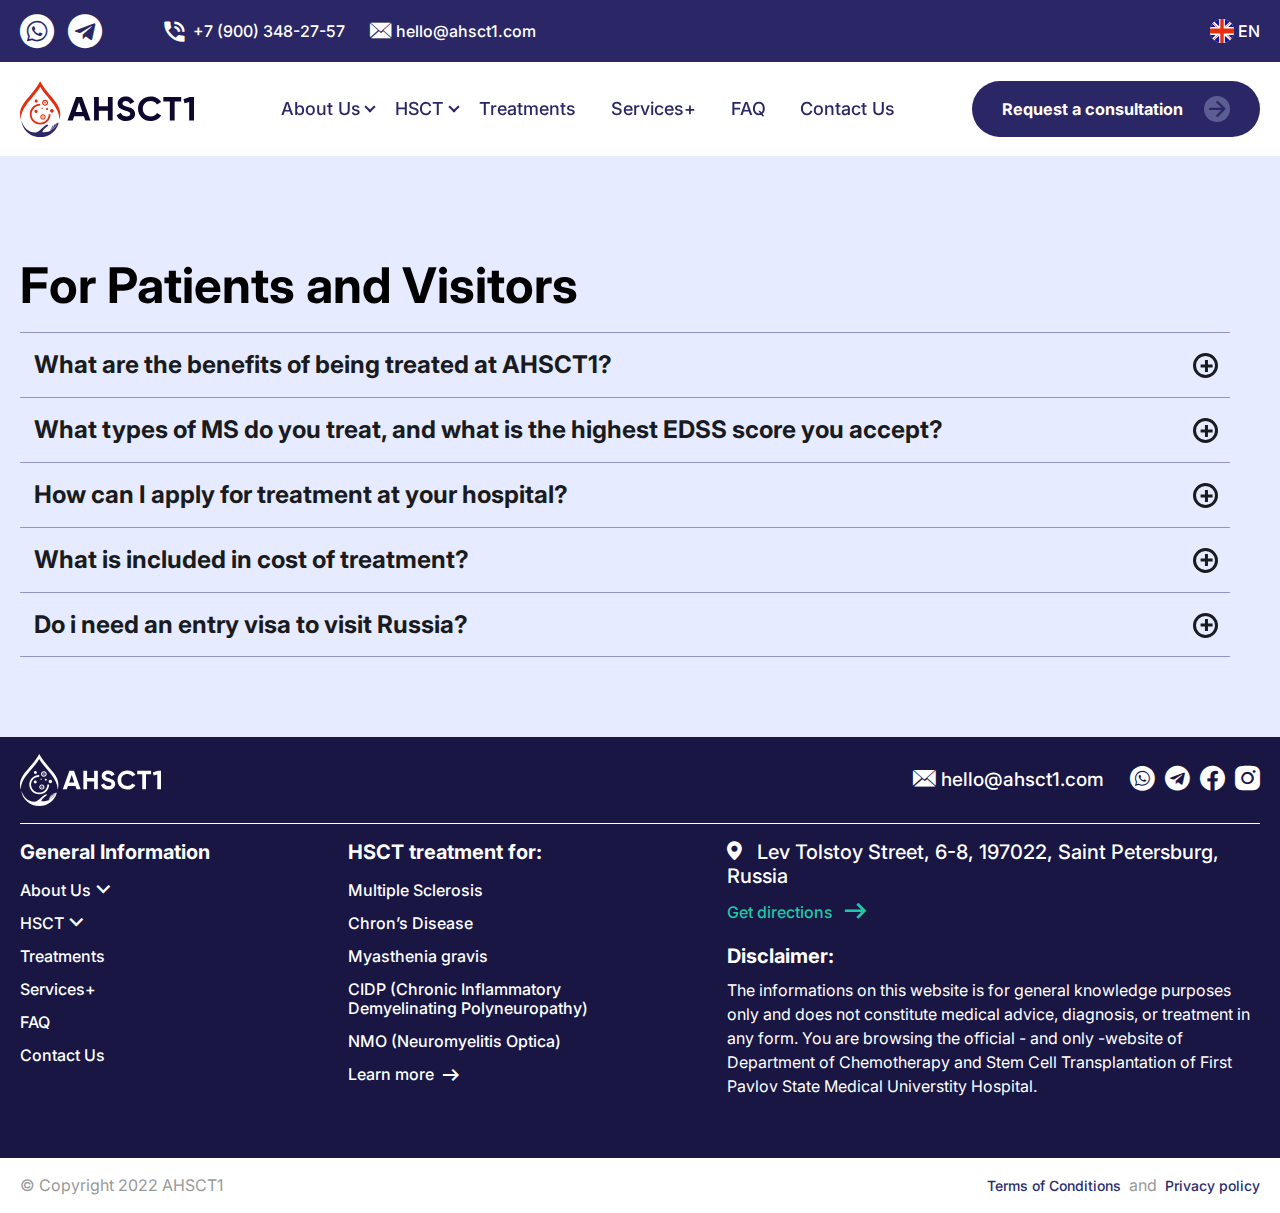
<file: faq.html>
<!DOCTYPE html>

<html lang="ru">
	<!--Заголовок страницы, контейнер для других важных данных (не отображается)-->
	<head>
		<!--Заголовок страницы-->
		<title>Title</title>
		<link
			rel="icon"
			type="image/x-icon"
			sizes="192x192"
			href="img/favicon.ico"
		/>
		<!--===============================-->
		<!--Libs-->

			<!--JQ--><script src="libs/jquery.js"></script>

		<!--===============================-->
		<!--Css-->
			<link rel="stylesheet" href="css/style.css" />
		<!--===============================-->
		<meta charset="utf-8">
		<meta name="viewport" content="width=device-width">
		<meta name="format-detection" content="telephone=no">
	</head>
	<!-- Отображаемое тело страницы -->
	<body>
		<div class="buttton-scrol">
			<span class="icon-pointer"></span>
		</div>
		<div class="wrapper">
			<header class="header">
				<div class="header-top">
					<div class="container">
						<a href="" class="logo-mb">
							<img src="img/header/logo-mb.svg" alt="">
						</a>
						<a href="" class="logo-text">
							<img src="img/header/logo-text.svg" alt="">
						</a>
						<div data-da=".burger-footer__icon, 767, last" class="header-top__links">
							<a href="#" class="header-top__icon-link icon-watsap"></a>
							<a href="#" class="header-top__icon-link icon-telegram"></a>
							<a href="#" class="header-top__link link-hover">
								<span class="header-top__link_icon icon-phone_in_talk"></span>
								<span class="text">
									+7 (900) 348-27-57
								</span>
							</a>
							<a href="#" class="header-top__link link-hover">
								<span class="header-top__link_icon icon-envelope"></span>
								<span class="text">
									hello@ahsct1.com
								</span>
							</a>
						</div>
						<div class="header-top_mb">
							<div data-da=".burger-footer__langvig, 767, last" class="header-top-langvig index-block-eng">
								<div class="header-top-langvig__title index-block-eng__header header-top-langvig__title_no-click">
									<img src="img/header/Social5.svg" alt="">
									<span class="header-top__langvig_text">EN</span>
									<!--<img src="img/header/Social6.svg" alt="">-->
									<span class="header-top__langvig_icon icon-coolicon"></span>
								</div>
								<div class="header-top-langvig__body index-block-eng__wrapper">
									<a href="" class="header-top-langvig__link link-hover">
										<img src="img/header/len1.svg" alt="">
										<span>
											Estonia (+372)
										</span>
									</a>
									<a href="" class="header-top-langvig__link">
										<img src="img/header/len2.svg" alt="">
										<span>
											Finland (+358)
										</span>
									</a>
									<a href="" class="header-top-langvig__link">
										<img src="img/header/len3.svg" alt="">
										<span>
											Lithuania (+370)
										</span>
									</a>
									<a href="" class="header-top-langvig__link">
										<img src="img/header/len4.svg" alt="">
										<span>
											Latvia (+371)
										</span>
									</a>
									<a href="" class="header-top-langvig__link">
										<img src="img/header/len5.svg" alt="">
										<span>
											Norway (+47)
										</span>
									</a>
									<a href="" class="header-top-langvig__link">
										<img src="img/header/len6.svg" alt="">
										<span>
											Sweden (+46)
										</span>
									</a>
								</div>
							</div>
							<div class="menu__icon ">
								<span></span>
							</div>
						</div>
					</div>
				</div>
				<div class="header-bottom">
					<div class="container">
						<a href="" class="header-bottom__logo">
							<img src="img/header/logo.svg" alt="" class="header-bottom__logo_content">
							<!--<img src="img/header/Logo-hover.svg" alt="" class="header-bottom__logo_hover">-->
						</a>
						<nav data-da=".burger-wrapper__bodu, 1064, last" class="header__nav">
							<ul data-spollers="1064,max" data-one-spoller class="header__list menu__list">
								<li class="header__link _header-list-wrapper">
									<div class="header__link_title menu__link">
										<a href="" class="link-white-hover link-hover">About Us</a>
										<span class="header__link_icon _menu__icon"></span>
									</div>
									<button tabindex="-1" type="button" data-spoller class="header-button-mb">
										<span class="icon-coolicon"></span>
									</button>
									<ul class="menu__sub-list _menu__wrapper">
										<li>
											<a href="#" class="menu__sub-link link-blek-hover link-hover">About Us</a>
										</li>
										<li>
											<a href="#" class="menu__sub-link link-blek-hover link-hover">Our team</a>
										</li>
									</ul>
								</li>
								<li class="header__link _header-list-wrapper">
									<div class="header__link_title menu__link">
										<a href="" class="link-white-hover link-hover">HSCT</a>
										<span class="header__link_icon _menu__icon"></span>
									</div>
									<button tabindex="-1" type="button" data-spoller class="header-button-mb">
										<span class="icon-coolicon"></span>
									</button>
									<ul class="menu__sub-list _menu__wrapper">
										<li>
											<a href="#" class="menu__sub-link link-blek-hover link-hover">What is HSCT?</a>
										</li>
										<li>
											<a href="#" class="menu__sub-link link-blek-hover link-hover">Before HSCT</a>
										</li>
										<li>
											<a href="#" class="menu__sub-link link-blek-hover link-hover">HSCT Step by Step</a>
										</li>
										<li>
											<a href="#" class="menu__sub-link link-blek-hover link-hover">Life After HSCT</a>
										</li>
										<li>
											<a href="#" class="menu__sub-link link-blek-hover link-hover">Annual Check - Up</a>
										</li>
										<li>
											<a href="#" class="menu__sub-link link-blek-hover link-hover">Application form</a>
										</li>
									</ul>
								</li>
								<li class="header__link">
									<a href="" class="menu__link link-white-hover link-hover">
										Treatments
									</a>
								</li>
								<li class="header__link">
									<a href="" class="menu__link link-white-hover link-hover">
										Services+
									</a>
								</li>
								<li class="header__link">
									<a href="" class="menu__link link-white-hover link-hover">
										FAQ
									</a>
								</li>
								<li class="header__link">
									<a href="" class="menu__link link-white-hover link-hover">
										Contact Us
									</a>
								</li>
							</ul>
						</nav>
						<a href="" data-da=".burger__wrapper, 767, first" class="header-bottom__button button-hover-blue">
							<span class="header-bottom__button_text header-bottom__button_text-pc">
								Request a consultation
							</span>
							<span class="header-bottom__button_text header-bottom__button_text-mb">
								Application Form
							</span>
							<span class="header-bottom__button_icon icon-button"></span>
						</a>
					</div>
				</div>
				<div class="burger menu__body">
					<div class="burger__wrapper">
						<a href="" class="burger-button">
							<span class="burger-button_text">
								Request a consultation
							</span>
							<span class="burger-button_icon icon-button"></span>
						</a>
						<div class="burger-wrapper__bodu">
							
						</div>
						<div class="burger-footer">
							<div class="burger-footer__icon">
								
							</div>
							<div class="burger-footer__langvig">
								
							</div>
						</div>
					</div>
				</div>
			</header>
			<div class="faq">
				<div class="container">
					<div class="faq__body">
						<div data-spollers data-one-spoller class="faq-content">
							<div class="faq__title">
								For Patients and Visitors
							</div>
							<div class="faq-content__blok">
								<button tabindex="-1" type="button" data-spoller class="faq-content__title">
									What are the benefits of being treated at AHSCT1?
									<div><span></span></div>
								</button>
								<div class="faq-content__content">
									<p>
										We are using personalized treatment protocols by taking into account the analysis of all present risk factors for a particular patient. 
									</p>
									<p>
										Our multidisciplinary team of specialists (hematologist, neurologist, rheumatologist, oncologist) allows us to make competent decisions at the intersection of sciences.
									</p>
								</div>
							</div>
							<div class="faq-content__blok">
								<button tabindex="-1" type="button" data-spoller class="faq-content__title">
									What types of MS do you treat, and what is the highest EDSS score you accept?
									<div><span></span></div>
								</button>
								<div class="faq-content__content">
									<p>
										We provide treatment for patients suffering from all forms of Multiple sclerosis:
									</p>
 									<p>
										•	RRMS (Relapsing-Remitting MS)<br>
										•	SPMS (Secondary progressive MS)<br>
										•	PPMS (Primary progressive MS)<br>
									</p>
									<p>
										The highest EDSS score that we accept is <b>6,5–7<b>
									</p>
								</div>
							</div>
							<div class="faq-content__blok">
								<button tabindex="-1" type="button" data-spoller class="faq-content__title">
									How can I apply for treatment at your hospital?
									<div><span></span></div>
								</button>
								<div class="faq-content__content">
									<p>
										After getting in touch with our team for the first time by email or any type of messenger, you will be asked to fill out an application form on our website.
									</p>
									<p>
										Your data will be evaluated by Ph.D.-holding associate professor <br>
										<b>Dr. Polushin</b>,
										and you'll receive an answer with the decision as soon as possible.
									</p>
								</div>
							</div>
							<div class="faq-content__blok">
								<button tabindex="-1" type="button" data-spoller class="faq-content__title">
									What is included in cost of treatment?
									<div><span></span></div>
								</button>
								<div class="faq-content__content">
									•	AHSCT Treatment Procedure<br>
									•	Pre-treatment medical examinations<br>
									•	Full Accommodation<br>
									•	Visa support<br>
									•	Booking assistance<br>
									•	Transfers (Airport/Hospital/Hotel)<br>
									•	Meet & Greet Service<br>
									•	Personalized nutrition
								</div>
							</div>
							<div class="faq-content__blok">
								<button tabindex="-1" type="button" data-spoller class="faq-content__title">
									Do i need an entry visa to visit Russia?
									<div><span></span></div>
								</button>
								<div class="faq-content__content">
									If your citizenship requires an entry visa to Russia, 
									we will support you with all necessary documents
									and your accompanying person(s), if needed.
								</div>
							</div>
						</div>
					</div>
				</div>
			</div>
			<footer class="footer">
				<div class="footer-top">
					<div class="container">
						<div class="footer-top__body">
							<div class="footer-top__title">
								Powered by:
							</div>
							<div class="footer-top-blok">
								<img src="img/footer/1.png" alt="" class="footer-top-blok__img">
								<span>
									St. Petersburg Pavlov State <br>
									Medical University Hospital
								</span>
							</div>
							<div class="footer-top-blok">
								<img src="img/footer/2.png" alt="" class="footer-top-blok__img">
								<span>
									Raisa Gorbacheva Memorial Institute of Children's <br>
									Oncology, Hematology and Transplantation
								</span>
							</div>
						</div>
					</div>
				</div>
				<div class="footer-wrapper">
					<div class="container">
						<div class="footer-wrapper-top">
							<a href="" class="footer-wrapper-top__logo">
								<img src="img/footer/logo.svg" alt="">
							</a>
							<div class="footer-wrapper-top__list">
								<a href="" class="footer-wrapper-top__link footer-wrapper-top__link_text link-hover">
									<span class="icon-envelope"></span>
									hello@ahsct1.com
								</a>
								<a href="" class="footer-wrapper-top__link link-hover">
									<span class="icon-watsap"></span>
								</a>
								<a href="" class="footer-wrapper-top__link link-hover">
									<span class="icon-telegram"></span>
								</a>
								<a href="" class="footer-wrapper-top__link link-hover">
									<span class="icon-facebook"></span>
								</a>
								<a href="" class="footer-wrapper-top__link link-hover">
									<span class="icon-instagram-black"></span>
								</a>
							</div>
						</div>
						<div class="footer-wrapper__body">
							<div data-spollers data-one-spoller class="footer-wrapper-list">
								<div class="footer-wrapper-list__title">
									General Information
								</div>
								<div class="footer-wrapper-link">
									<button tabindex="-1" type="button" data-spoller class="footer-wrapper-link__title link-hover">
										About Us <span class="icon-coolicon"></span>
									</button>
									<div class="footer-wrapper-link__sub-list">
										<a href="" class="link-hover">
											About Us
										</a>
										<a href="" class="link-hover">
											Our team
										</a>
										<a href="" class="link-hover">
											HSCT Centre
										</a>
									</div>
								</div>
								<div class="footer-wrapper-link">
									<button tabindex="-1" type="button" data-spoller class="footer-wrapper-link__title link-hover">
										HSCT <span class="icon-coolicon"></span>
									</button>
									<div class="footer-wrapper-link__sub-list">
										<a href="" class="link-hover">
											What is HSCT
										</a>
										<a href="" class="link-hover">
											Before HSCT
										</a>
										<a href="" class="link-hover">
											HSCT Step by Step
										</a>
										<a href="" class="link-hover">
											Life After HSCT
										</a>
										<a href="" class="link-hover">
											Annual Check - Up
										</a>
									</div>
								</div>
								<div class="footer-wrapper-link">
									<a href="" class="link-hover">
										Treatments
									</a>
								</div>
								<div class="footer-wrapper-link">
									<a href="" class="link-hover">
										Services+
									</a>
								</div>
								<div class="footer-wrapper-link">
									<a href="" class="link-hover">
										FAQ
									</a>
								</div>
								<div class="footer-wrapper-link">
									<a href="" class="link-hover">
										Contact Us
									</a>
								</div>
							</div>
							<div data-spollers data-one-spoller class="footer-wrapper-list">
								<div class="footer-wrapper-list__title">
									HSCT treatment for:
								</div>
								<div class="footer-wrapper-link">
									<a href="" class="link-hover">
										Multiple Sclerosis
									</a>
								</div>
								<div class="footer-wrapper-link">
									<a href="" class="link-hover">
										Chron’s Disease
									</a>
								</div>
								<div class="footer-wrapper-link">
									<a href="" class="link-hover">
										Myasthenia gravis
									</a>
								</div>
								<div class="footer-wrapper-link">
									<a href="" class="link-hover">
										CIDP (Chronic Inflammatory
										Demyelinating Polyneuropathy)
									</a>
								</div>
								<div class="footer-wrapper-link">
									<a href="" class="link-hover">
										NMO (Neuromyelitis Optica)
									</a>
								</div>
								<div class="footer-wrapper-link">
									<a href="" class="link-hover">
										Learn more <span class="icon-pointer-reght"></span>
									</a>
								</div>
							</div>
							<div class="footer-wrapper-content">
								<div class="footer-wrapper-content__wrapper">
									<a href="" class="footer-wrapper-content__geolocachion link-hover">
										<span class="icon-cards"></span>
										Lev Tolstoy Street, 6-8, 197022, Saint Petersburg, Russia
									</a>
									<div class="footer-wrapper-content__link">
										<a href="">
											Get directions
											<span class="icon-pointer-reght"></span>
										</a>
									</div>
								</div>
								<div class="footer-wrapper-content__title">
									Disclaimer:
								</div>
								<div class="footer-wrapper-content__text">
									The informations on this website is for general knowledge purposes only 
									and does not constitute medical advice, diagnosis, or treatment in any form.
									You are browsing the official - and only -website of
									Department of Chemotherapy and Stem Cell Transplantation
									of First Pavlov State Medical Universtity Hospital.
								</div>
							</div>
						</div>
					</div>
				</div>
				<div class="footer-bottom">
					<div class="container">
						<div class="footer-bottom__left">
							<div class="footer-bottom__text">
								© Copyright 2022 AHSCT1
							</div>
						</div>
						<div class="footer-bottom__list">
							<a href="" class="footer-bottom__link link-hover">
								Terms of Conditions
							</a>
							<span class="footer-bottom__text">
								and
							</span>
							<a href="" class="footer-bottom__link link-hover">
								Privacy policy
							</a>
						</div>
					</div>
				</div>
			</footer>
		</div>
		<script src="js/custom.js"></script>
	</body>
</html>
</file>
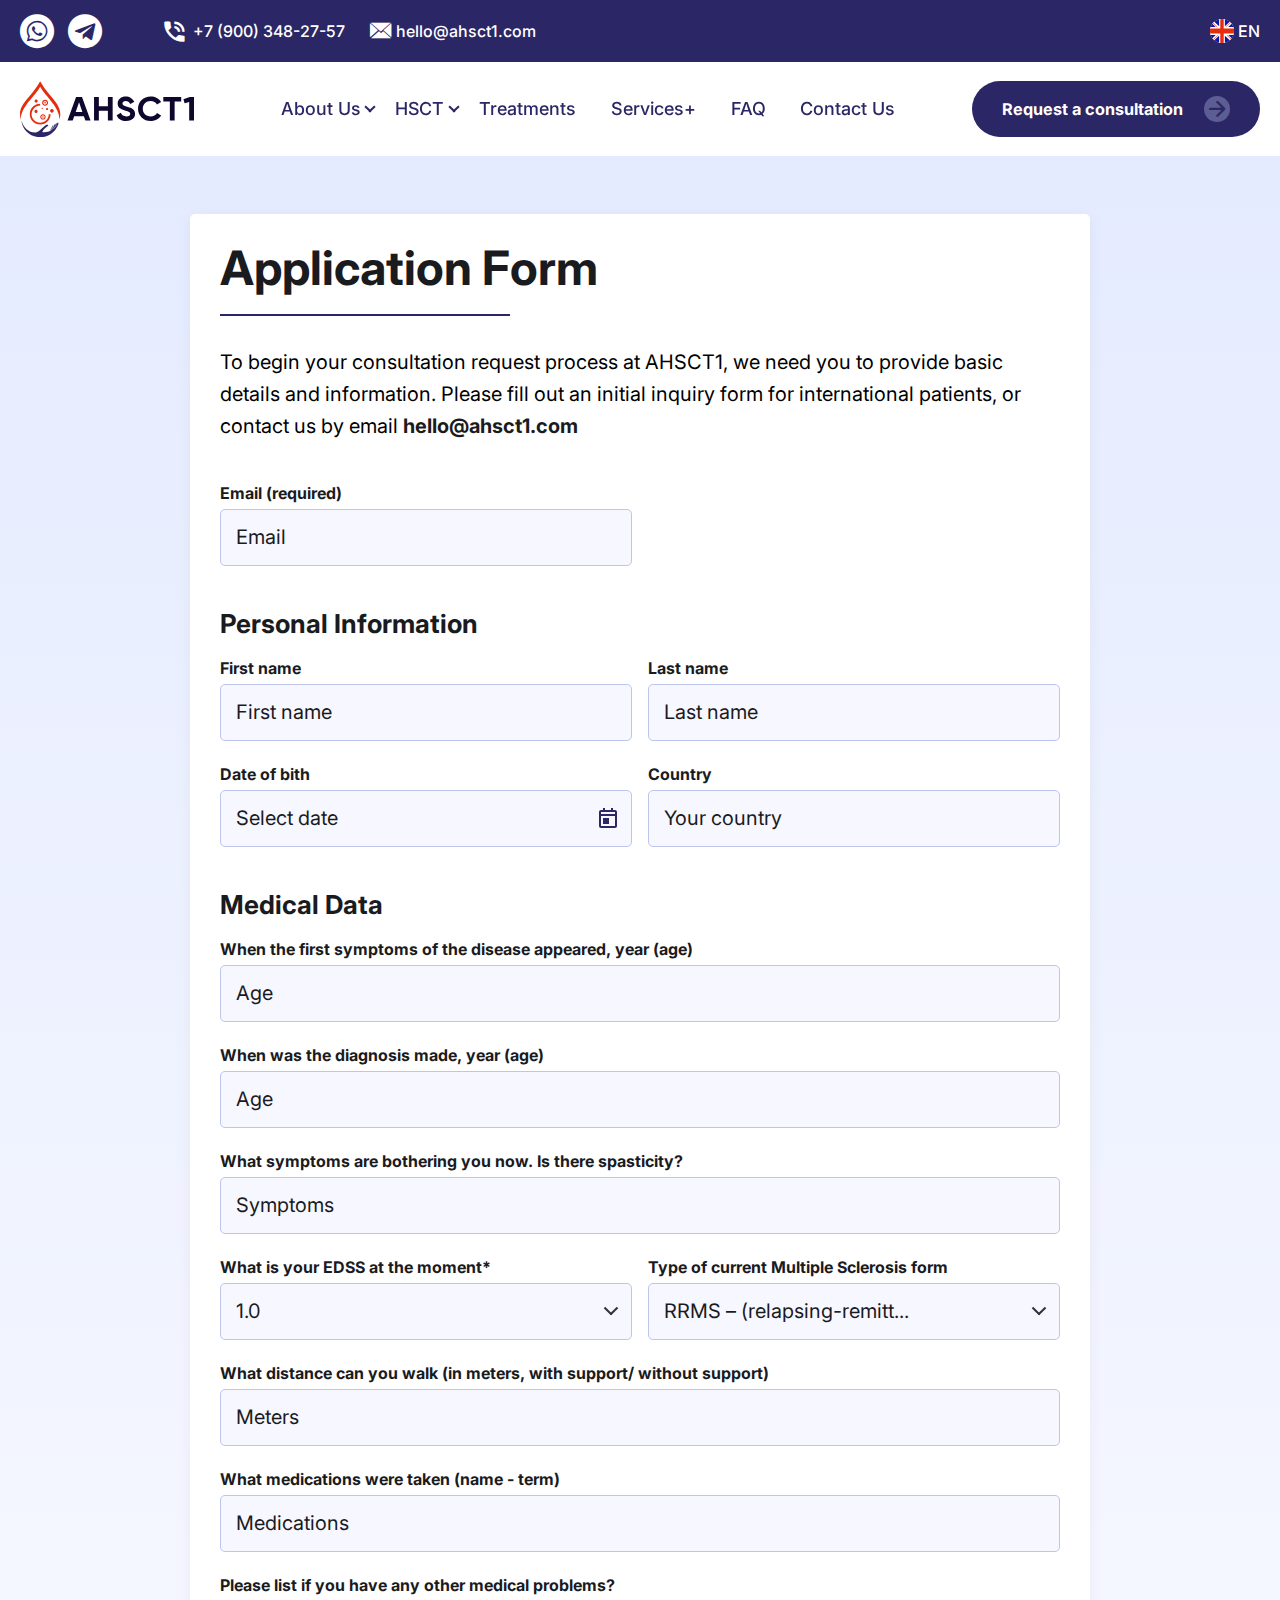
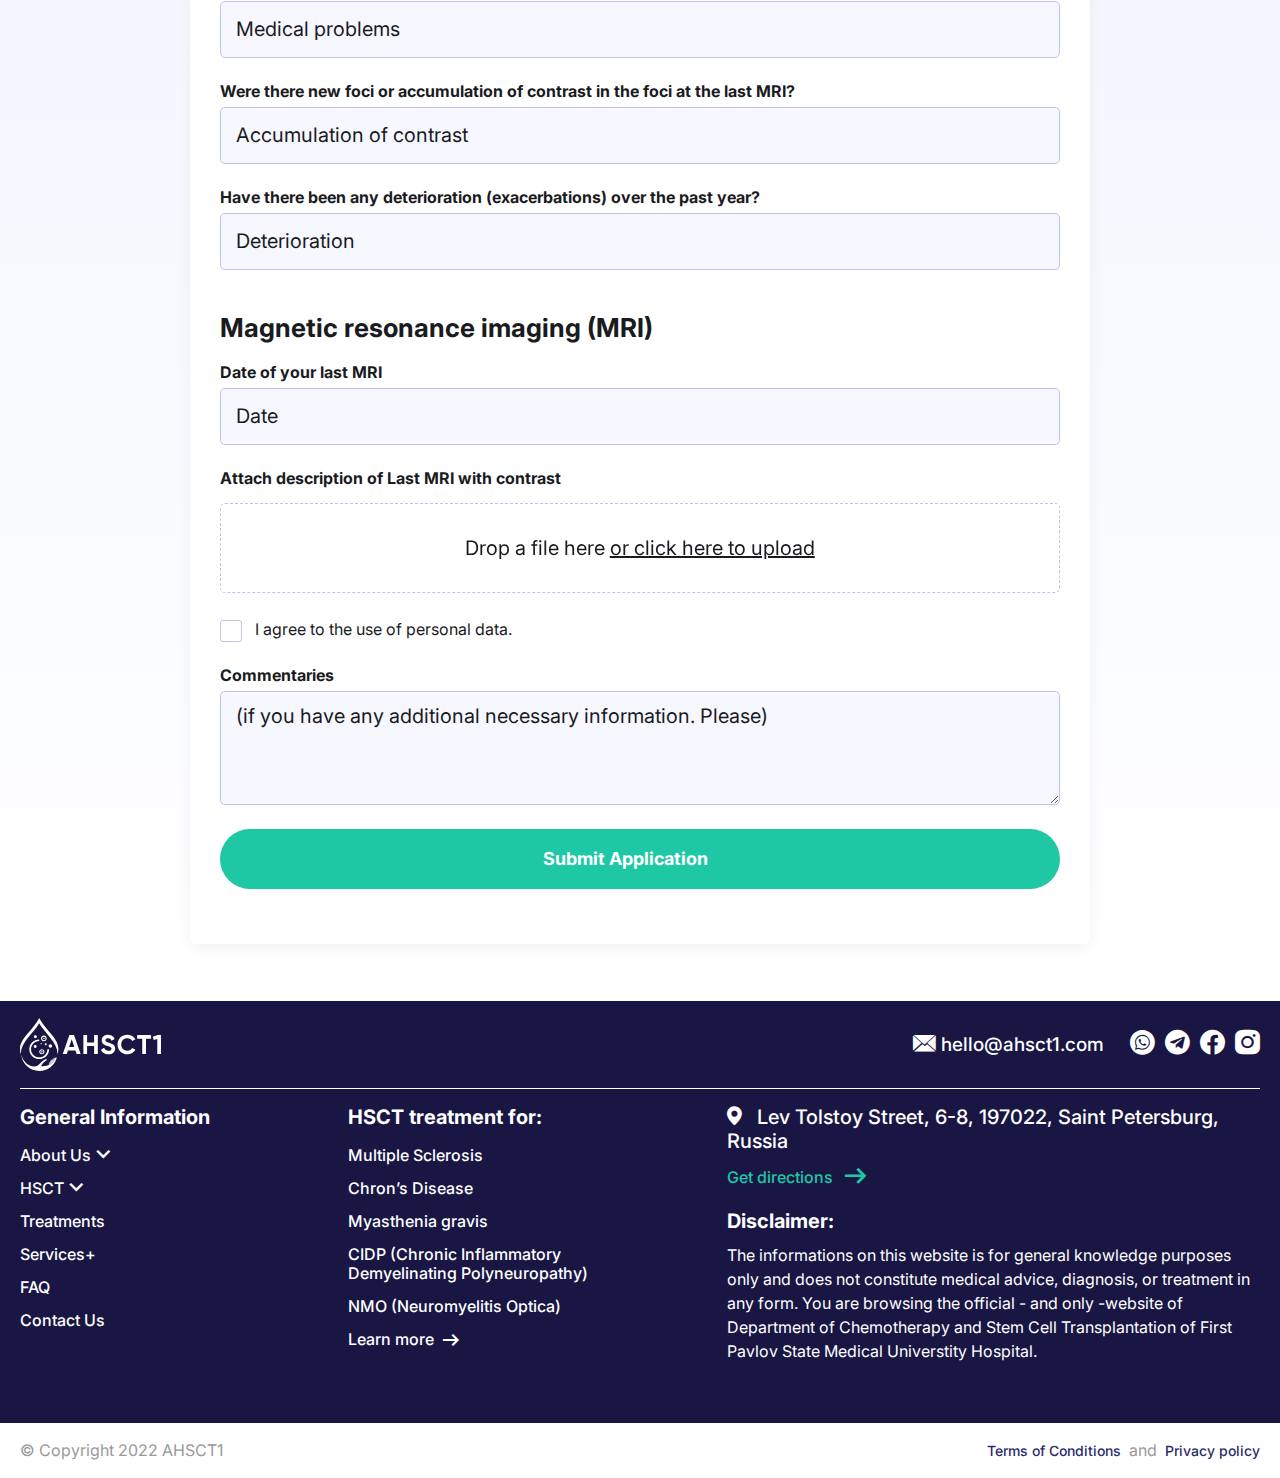
<file: form.html>
<!DOCTYPE html>

<html lang="ru">
	<!--Заголовок страницы, контейнер для других важных данных (не отображается)-->
	<head>
		<!--Заголовок страницы-->
		<title>Title</title>
		<link
			rel="icon"
			type="image/x-icon"
			sizes="192x192"
			href="img/favicon.ico"
		/>
		<!--===============================-->
		<!--Libs-->

			<!--JQ--><script src="libs/jquery.js"></script>
			<!--SWIPER--><script src="libs/swiper-bundle.min.js"></script>
			<!--SWIPER--><link rel="stylesheet" href="libs/swiper-bundle.min.css" />

			<!-- <link rel="stylesheet" href="//cdn.tutorialjinni.com/twitter-bootstrap/3.3.7/css/bootstrap.min.css">
			<link rel="stylesheet" href="//cdn.tutorialjinni.com/bootstrap-select/1.12.4/css/bootstrap-select.min.css">
			<link rel="stylesheet" href="//g.tutorialjinni.com/mojoaxel/bootstrap-select-country/dist/css/bootstrap-select-country.min.css" /> -->



		<!--===============================-->
		<!--Css-->
			<link rel="stylesheet" href="css/style.css" />
		<!--===============================-->
		<meta charset="utf-8">
		<meta name="viewport" content="width=device-width">
		<meta name="format-detection" content="telephone=no">
	</head>
	<!-- Отображаемое тело страницы -->
	<body>
		<div class="buttton-scrol">
			<span class="icon-pointer"></span>
		</div>
		<div class="wrapper">
			<header class="header">
				<div class="header-top">
					<div class="container">
						<a href="" class="logo-mb">
							<img src="img/header/logo-mb.svg" alt="">
						</a>
						<a href="" class="logo-text">
							<img src="img/header/logo-text.svg" alt="">
						</a>
						<div data-da=".burger-footer__icon, 767, last" class="header-top__links">
							<a href="#" class="header-top__icon-link icon-watsap"></a>
							<a href="#" class="header-top__icon-link icon-telegram"></a>
							<a href="#" class="header-top__link link-hover">
								<span class="header-top__link_icon icon-phone_in_talk"></span>
								<span class="text">
									+7 (900) 348-27-57
								</span>
							</a>
							<a href="#" class="header-top__link link-hover">
								<span class="header-top__link_icon icon-envelope"></span>
								<span class="text">
									hello@ahsct1.com
								</span>
							</a>
						</div>
						<div class="header-top_mb">
							<div data-da=".burger-footer__langvig, 767, last" class="header-top-langvig index-block-eng">
								<div class="header-top-langvig__title index-block-eng__header header-top-langvig__title_no-click">
									<img src="img/header/Social5.svg" alt="">
									<span class="header-top__langvig_text">EN</span>
									<!--<img src="img/header/Social6.svg" alt="">-->
									<span class="header-top__langvig_icon icon-coolicon"></span>
								</div>
								<div class="header-top-langvig__body index-block-eng__wrapper">
									<a href="" class="header-top-langvig__link link-hover">
										<img src="img/header/len1.svg" alt="">
										<span>
											Estonia (+372)
										</span>
									</a>
									<a href="" class="header-top-langvig__link">
										<img src="img/header/len2.svg" alt="">
										<span>
											Finland (+358)
										</span>
									</a>
									<a href="" class="header-top-langvig__link">
										<img src="img/header/len3.svg" alt="">
										<span>
											Lithuania (+370)
										</span>
									</a>
									<a href="" class="header-top-langvig__link">
										<img src="img/header/len4.svg" alt="">
										<span>
											Latvia (+371)
										</span>
									</a>
									<a href="" class="header-top-langvig__link">
										<img src="img/header/len5.svg" alt="">
										<span>
											Norway (+47)
										</span>
									</a>
									<a href="" class="header-top-langvig__link">
										<img src="img/header/len6.svg" alt="">
										<span>
											Sweden (+46)
										</span>
									</a>
								</div>
							</div>
							<div class="menu__icon ">
								<span></span>
							</div>
						</div>
					</div>
				</div>
				<div class="header-bottom">
					<div class="container">
						<a href="" class="header-bottom__logo">
							<img src="img/header/logo.svg" alt="" class="header-bottom__logo_content">
							<!--<img src="img/header/Logo-hover.svg" alt="" class="header-bottom__logo_hover">-->
						</a>
						<nav data-da=".burger-wrapper__bodu, 1064, last" class="header__nav">
							<ul data-spollers="1064,max" data-one-spoller class="header__list menu__list">
								<li class="header__link _header-list-wrapper">
									<div class="header__link_title menu__link">
										<a href="" class="link-white-hover link-hover">About Us</a>
										<span class="header__link_icon _menu__icon"></span>
									</div>
									<button tabindex="-1" type="button" data-spoller class="header-button-mb">
										<span class="icon-coolicon"></span>
									</button>
									<ul class="menu__sub-list _menu__wrapper">
										<li>
											<a href="#" class="menu__sub-link link-blek-hover link-hover">About Us</a>
										</li>
										<li>
											<a href="#" class="menu__sub-link link-blek-hover link-hover">Our team</a>
										</li>
									</ul>
								</li>
								<li class="header__link _header-list-wrapper">
									<div class="header__link_title menu__link">
										<a href="" class="link-white-hover link-hover">HSCT</a>
										<span class="header__link_icon _menu__icon"></span>
									</div>
									<button tabindex="-1" type="button" data-spoller class="header-button-mb">
										<span class="icon-coolicon"></span>
									</button>
									<ul class="menu__sub-list _menu__wrapper">
										<li>
											<a href="#" class="menu__sub-link link-blek-hover link-hover">What is HSCT?</a>
										</li>
										<li>
											<a href="#" class="menu__sub-link link-blek-hover link-hover">Before HSCT</a>
										</li>
										<li>
											<a href="#" class="menu__sub-link link-blek-hover link-hover">HSCT Step by Step</a>
										</li>
										<li>
											<a href="#" class="menu__sub-link link-blek-hover link-hover">Life After HSCT</a>
										</li>
										<li>
											<a href="#" class="menu__sub-link link-blek-hover link-hover">Annual Check - Up</a>
										</li>
										<li>
											<a href="#" class="menu__sub-link link-blek-hover link-hover">Application form</a>
										</li>
									</ul>
								</li>
								<li class="header__link">
									<a href="" class="menu__link link-white-hover link-hover">
										Treatments
									</a>
								</li>
								<li class="header__link">
									<a href="" class="menu__link link-white-hover link-hover">
										Services+
									</a>
								</li>
								<li class="header__link">
									<a href="" class="menu__link link-white-hover link-hover">
										FAQ
									</a>
								</li>
								<li class="header__link">
									<a href="" class="menu__link link-white-hover link-hover">
										Contact Us
									</a>
								</li>
							</ul>
						</nav>
						<a href="" data-da=".burger__wrapper, 767, first" class="header-bottom__button button-hover-blue">
							<span class="header-bottom__button_text header-bottom__button_text-pc">
								Request a consultation
							</span>
							<span class="header-bottom__button_text header-bottom__button_text-mb">
								Application Form
							</span>
							<span class="header-bottom__button_icon icon-button"></span>
						</a>
					</div>
				</div>
				<div class="burger menu__body">
					<div class="burger__wrapper">
						<a href="" class="burger-button">
							<span class="burger-button_text">
								Request a consultation
							</span>
							<span class="burger-button_icon icon-button"></span>
						</a>
						<div class="burger-wrapper__bodu">
							
						</div>
						<div class="burger-footer">
							<div class="burger-footer__icon">
								
							</div>
							<div class="burger-footer__langvig">
								
							</div>
						</div>
					</div>
				</div>
			</header>
			<form class="form _form">
				<div class="container">
					<div class="form__wrapper">
						<div class="form__title-h1">
							Application Form
						</div>
						<div class="form__text-h1">
							To begin your consultation request process at AHSCT1, we need you to provide basic details and information.
							Please fill out an initial inquiry form for international
							patients, or contact us by email <a href="" class="link-hover">hello@ahsct1.com</a>
						</div>
						<div class="form-body">
							<div class="form-blok">
								<div class="input">
									<div class="input__title">
										Email (required)
									</div>
									<div class="input__body">
										<input type="text" placeholder="Email" class="_input-placeholder _req">
									</div>
								</div>
							</div>
						</div>
						<div class="form-body">
							<div class="form-body__title">
								Personal Information
							</div>
							<div class="form-blok">
								<div class="input">
									<div class="input__title">
										First name
									</div>
									<div class="input__body">
										<input type="text" placeholder="First name" class="_input-placeholder _req">
									</div>
								</div>
								<div class="input">
									<div class="input__title">
										Last name
									</div>
									<div class="input__body">
										<input type="text" placeholder="Last name" class="_input-placeholder _req">
									</div>
								</div>
							</div>
							<div class="form-blok">
								<div class="input">
									<div class="input__title">
										Date of bith
									</div>
									<div class="input__body input__body_icon">
										<input type="text" placeholder="Select date" class="_input-placeholder _req">
										<img src="img/form/icon.svg" alt="" class="input__icon">
									</div>
								</div>

								<div class="input">
									<div class="input__title">
										Country
									</div>
									<div class="input__body">
										<input type="text" placeholder="Your country" class="_input-placeholder _req">
									</div>
								</div>
							</div>
						</div>
						<div class="form-body">
							<div class="form-body__title">
								Medical Data
							</div>
							<div class="form-blok form-blok_100">
								<div class="input">
									<div class="input__title">
										When the first symptoms of the disease appeared, year (age)
									</div>
									<div class="input__body">
										<input type="text" placeholder="Age" class="_input-placeholder _req">
									</div>
								</div>
							</div>
							<div class="form-blok form-blok_100">
								<div class="input">
									<div class="input__title">
										When was the diagnosis made, year (age)
									</div>
									<div class="input__body">
										<input type="text" placeholder="Age" class="_input-placeholder _req">
									</div>
								</div>
							</div>
							<div class="form-blok form-blok_100">
								<div class="input">
									<div class="input__title">
										What symptoms are bothering you now. Is there spasticity?
									</div>
									<div class="input__body">
										<input type="text" placeholder="Symptoms" class="_input-placeholder _req">
									</div>
								</div>
							</div>
							<div class="form-blok">
								<div class="input">
									<div class="input__title">
										What is your EDSS at the moment*
									</div>
									<div class="__select" data-state="">
									<div class="select-title__wrapper input__body">
										<input type="text" placeholder="1.0" class="__select__title _input-placeholder _req" data-default="Option 0">
									</div>
									<div class="__select__content">
										<input id="singleSelect0" class="__select__input" type="radio" name="singleSelect" checked />
										<label for="singleSelect0" class="__select__label">1.0</label>
										<input id="singleSelect1" class="__select__input" type="radio" name="singleSelect" checked />
										<label for="singleSelect1" class="__select__label">1.0</label>
										<input id="singleSelect2" class="__select__input" type="radio" name="singleSelect" />
										<label for="singleSelect2" class="__select__label">1.5</label>
										<input id="singleSelect3" class="__select__input" type="radio" name="singleSelect" />
										<label for="singleSelect3" class="__select__label">2.0</label>
										<input id="singleSelect4" class="__select__input" type="radio" name="singleSelect" />
										<label for="singleSelect4" class="__select__label">3.5</label>
										<input id="singleSelect5" class="__select__input" type="radio" name="singleSelect" />
										<label for="singleSelect5" class="__select__label">4.0</label>
										<input id="singleSelect6" class="__select__input" type="radio" name="singleSelect" />
										<label for="singleSelect6" class="__select__label">4.5</label>
										<input id="singleSelect7" class="__select__input" type="radio" name="singleSelect" />
										<label for="singleSelect7" class="__select__label">5.0</label>
										<input id="singleSelect8" class="__select__input" type="radio" name="singleSelect" />
										<label for="singleSelect8" class="__select__label">5.5</label>
										<input id="singleSelect9" class="__select__input" type="radio" name="singleSelect" />
										<label for="singleSelect9" class="__select__label">6.0</label>
										<input id="singleSelect10" class="__select__input" type="radio" name="singleSelect" />
										<label for="singleSelect10" class="__select__label">6.5</label>
										<input id="singleSelect11" class="__select__input" type="radio" name="singleSelect" />
										<label for="singleSelect11" class="__select__label">7.0</label>
										<input id="singleSelect12" class="__select__input" type="radio" name="singleSelect" />
										<label for="singleSelect12" class="__select__label">7.5</label>
										<input id="singleSelect13" class="__select__input" type="radio" name="singleSelect" />
										<label for="singleSelect13" class="__select__label">8.0</label>
										<input id="singleSelect14" class="__select__input" type="radio" name="singleSelect" />
										<label for="singleSelect14" class="__select__label">8.5</label>
										<input id="singleSelect15" class="__select__input" type="radio" name="singleSelect" />
										<label for="singleSelect15" class="__select__label">9.0</label>
									</div>
									</div>
								</div>
								<div class="input">
									<div class="input__title">
										Type of current Multiple Sclerosis form
									</div>
									<div class="__select" data-state="">
									<div class="select-title__wrapper input__body">
										<input type="text" placeholder="RRMS – (relapsing-remitt..." class="__select__title _input-placeholder _req" data-default="RRMS – (relapsing-remitt...">
									</div>
									<div class="__select__content">
										<input id="singleSelect0" class="__select__input" type="radio" name="singleSelect" checked />
										<label for="singleSelect0" class="__select__label">RRMS – (relapsing – remitting MS)</label>
										<input id="singleSelect1" class="__select__input" type="radio" name="singleSelect" checked />
										<label for="singleSelect1" class="__select__label">RRMS – (relapsing – remitting MS)</label>
										<input id="singleSelect2" class="__select__input" type="radio" name="singleSelect" />
										<label for="singleSelect2" class="__select__label">SPMS – (secondary progressive MS)</label>
										<input id="singleSelect3" class="__select__input" type="radio" name="singleSelect" />
										<label for="singleSelect3" class="__select__label">PPMS – (primary progressive MS)</label>
									</div>
									</div>
								</div>
							</div>
							<div class="form-blok form-blok_100">
								<div class="input">
									<div class="input__title">
										What distance can you walk (in meters, with support/ without support)
									</div>
									<div class="input__body">
										<input type="text" placeholder="Meters" class="_input-placeholder _req">
									</div>
								</div>
							</div>
							<div class="form-blok form-blok_100">
								<div class="input">
									<div class="input__title">
										What medications were taken (name - term)
									</div>
									<div class="input__body">
										<input type="text" placeholder="Medications" class="_input-placeholder _req">
									</div>
								</div>
							</div>
							<div class="form-blok form-blok_100">
								<div class="input">
									<div class="input__title">
										Please list if you have any other medical problems?
									</div>
									<div class="input__body">
										<input type="text" placeholder="Medical problems" class="_input-placeholder _req">
									</div>
								</div>
							</div>
							<div class="form-blok form-blok_100">
								<div class="input">
									<div class="input__title">
										Were there new foci or accumulation of contrast in the foci at the last MRI?
									</div>
									<div class="input__body">
										<input type="text" placeholder="Accumulation of contrast" class="_input-placeholder _req">
									</div>
								</div>
							</div>
							<div class="form-blok form-blok_100">
								<div class="input">
									<div class="input__title">
										Have there been any deterioration (exacerbations) over the past year?
									</div>
									<div class="input__body">
										<input type="text" placeholder="Deterioration" class="_input-placeholder _req">
									</div>
								</div>
							</div>
						</div>
						<div class="form-body">
							<div class="form-body__title">
								Magnetic resonance imaging (MRI)
							</div>
							<div class="form-blok form-blok_100">
								<div class="input">
									<div class="input__title">
										Date of your last MRI
									</div>
									<div class="input__body">
										<input type="text" placeholder="Date" class="_input-placeholder _req">
									</div>
								</div>
							</div>
							<div class="form-blok form-blok_100">
								<div class="input input-file">
									<div class="input__title">
										Attach description of Last MRI with contrast
									</div>
									<div class="field__wrapper">
										<label class="field__wrapper-content" for="fileOne">
											<span class="field__wrapper-content_text">Drop a file here</span>
											<span class="field__wrapper-content_link">or click here to upload</span>
										</label>
										<input name="file" type="file" name="file" class="field field__file" id="fileOne" multiple  onchange="showFile(this)">
									</div>
								</div>
							</div>
							<div class="checbox">
								<input type="checkbox" class="checkbox _req" id="checkbox">
								<label for="checkbox">
									I agree to the use of personal data.
								</label>
							</div>
							<div class="form-blok form-blok_100">
								<div class="input">
									<div class="input__title">
										Commentaries
									</div>
									<div class="input__body">
										<textarea type="text" placeholder="(if you have any additional necessary information. Please)" class="_input-placeholder _req"></textarea>
									</div>
								</div>
							</div>
							<button class="form-button">
								Submit Application <span class="index-blok__button_icon icon-button"></span>
							</button>
						</div>
					</div>
				</div>
			</form>
			<footer class="footer">
				<div class="footer-top">
					<div class="container">
						<div class="footer-top__body">
							<div class="footer-top__title">
								Powered by:
							</div>
							<div class="footer-top-blok">
								<img src="img/footer/1.png" alt="" class="footer-top-blok__img">
								<span>
									St. Petersburg Pavlov State <br>
									Medical University Hospital
								</span>
							</div>
							<div class="footer-top-blok">
								<img src="img/footer/2.png" alt="" class="footer-top-blok__img">
								<span>
									Raisa Gorbacheva Memorial Institute of Children's <br>
									Oncology, Hematology and Transplantation
								</span>
							</div>
						</div>
					</div>
				</div>
				<div class="footer-wrapper">
					<div class="container">
						<div class="footer-wrapper-top">
							<a href="" class="footer-wrapper-top__logo">
								<img src="img/footer/logo.svg" alt="">
							</a>
							<div class="footer-wrapper-top__list">
								<a href="" class="footer-wrapper-top__link footer-wrapper-top__link_text link-hover">
									<span class="icon-envelope"></span>
									hello@ahsct1.com
								</a>
								<a href="" class="footer-wrapper-top__link link-hover">
									<span class="icon-watsap"></span>
								</a>
								<a href="" class="footer-wrapper-top__link link-hover">
									<span class="icon-telegram"></span>
								</a>
								<a href="" class="footer-wrapper-top__link link-hover">
									<span class="icon-facebook"></span>
								</a>
								<a href="" class="footer-wrapper-top__link link-hover">
									<span class="icon-instagram-black"></span>
								</a>
							</div>
						</div>
						<div class="footer-wrapper__body">
							<div data-spollers data-one-spoller class="footer-wrapper-list">
								<div class="footer-wrapper-list__title">
									General Information
								</div>
								<div class="footer-wrapper-link">
									<button tabindex="-1" type="button" data-spoller class="footer-wrapper-link__title link-hover">
										About Us <span class="icon-coolicon"></span>
									</button>
									<div class="footer-wrapper-link__sub-list">
										<a href="" class="link-hover">
											About Us
										</a>
										<a href="" class="link-hover">
											Our team
										</a>
										<a href="" class="link-hover">
											HSCT Centre
										</a>
									</div>
								</div>
								<div class="footer-wrapper-link">
									<button tabindex="-1" type="button" data-spoller class="footer-wrapper-link__title link-hover">
										HSCT <span class="icon-coolicon"></span>
									</button>
									<div class="footer-wrapper-link__sub-list">
										<a href="" class="link-hover">
											What is HSCT
										</a>
										<a href="" class="link-hover">
											Before HSCT
										</a>
										<a href="" class="link-hover">
											HSCT Step by Step
										</a>
										<a href="" class="link-hover">
											Life After HSCT
										</a>
										<a href="" class="link-hover">
											Annual Check - Up
										</a>
									</div>
								</div>
								<div class="footer-wrapper-link">
									<a href="" class="link-hover">
										Treatments
									</a>
								</div>
								<div class="footer-wrapper-link">
									<a href="" class="link-hover">
										Services+
									</a>
								</div>
								<div class="footer-wrapper-link">
									<a href="" class="link-hover">
										FAQ
									</a>
								</div>
								<div class="footer-wrapper-link">
									<a href="" class="link-hover">
										Contact Us
									</a>
								</div>
							</div>
							<div data-spollers data-one-spoller class="footer-wrapper-list">
								<div class="footer-wrapper-list__title">
									HSCT treatment for:
								</div>
								<div class="footer-wrapper-link">
									<a href="" class="link-hover">
										Multiple Sclerosis
									</a>
								</div>
								<div class="footer-wrapper-link">
									<a href="" class="link-hover">
										Chron’s Disease
									</a>
								</div>
								<div class="footer-wrapper-link">
									<a href="" class="link-hover">
										Myasthenia gravis
									</a>
								</div>
								<div class="footer-wrapper-link">
									<a href="" class="link-hover">
										CIDP (Chronic Inflammatory
										Demyelinating Polyneuropathy)
									</a>
								</div>
								<div class="footer-wrapper-link">
									<a href="" class="link-hover">
										NMO (Neuromyelitis Optica)
									</a>
								</div>
								<div class="footer-wrapper-link">
									<a href="" class="link-hover">
										Learn more <span class="icon-pointer-reght"></span>
									</a>
								</div>
							</div>
							<div class="footer-wrapper-content">
								<div class="footer-wrapper-content__wrapper">
									<a href="" class="footer-wrapper-content__geolocachion link-hover">
										<span class="icon-cards"></span>
										Lev Tolstoy Street, 6-8, 197022, Saint Petersburg, Russia
									</a>
									<div class="footer-wrapper-content__link">
										<a href="">
											Get directions
											<span class="icon-pointer-reght"></span>
										</a>
									</div>
								</div>
								<div class="footer-wrapper-content__title">
									Disclaimer:
								</div>
								<div class="footer-wrapper-content__text">
									The informations on this website is for general knowledge purposes only 
									and does not constitute medical advice, diagnosis, or treatment in any form.
									You are browsing the official - and only -website of
									Department of Chemotherapy and Stem Cell Transplantation
									of First Pavlov State Medical Universtity Hospital.
								</div>
							</div>
						</div>
					</div>
				</div>
				<div class="footer-bottom">
					<div class="container">
						<div class="footer-bottom__left">
							<div class="footer-bottom__text">
								© Copyright 2022 AHSCT1
							</div>
						</div>
						<div class="footer-bottom__list">
							<a href="" class="footer-bottom__link link-hover">
								Terms of Conditions
							</a>
							<span class="footer-bottom__text">
								and
							</span>
							<a href="" class="footer-bottom__link link-hover">
								Privacy policy
							</a>
						</div>
					</div>
				</div>
			</footer>
		</div>

		<div class="form-popup">
			<div class="form-popup__content">
				<img src="img/form/1.png" alt="" class="form-popup__png">
				<img src="img/form/exit.svg" alt="" class="form-popup__exit">
				<p class="form-popup__text">
					«Thank you very much for yor inqury, we will get back to you as soon as possible»
				</p>
				<a href="" class="index-blok__button button-hover-green form-popup__button">
					<span>
						Go to main page
					</span>
					<span class="index-blok__button_icon icon-button"></span>
				</a>
			</div>
		</div>

		

		<script src="js/custom.js"></script>
		<!-- <script src="//cdn.tutorialjinni.com/twitter-bootstrap/3.3.7/js/bootstrap.min.js"></script>
<script src="//cdn.tutorialjinni.com/bootstrap-select/1.12.4/js/bootstrap-select.min.js"></script>
<script src="//g.tutorialjinni.com/mojoaxel/bootstrap-select-country/dist/js/bootstrap-select-country.min.js"></script> -->
	</body>
</html>
</file>
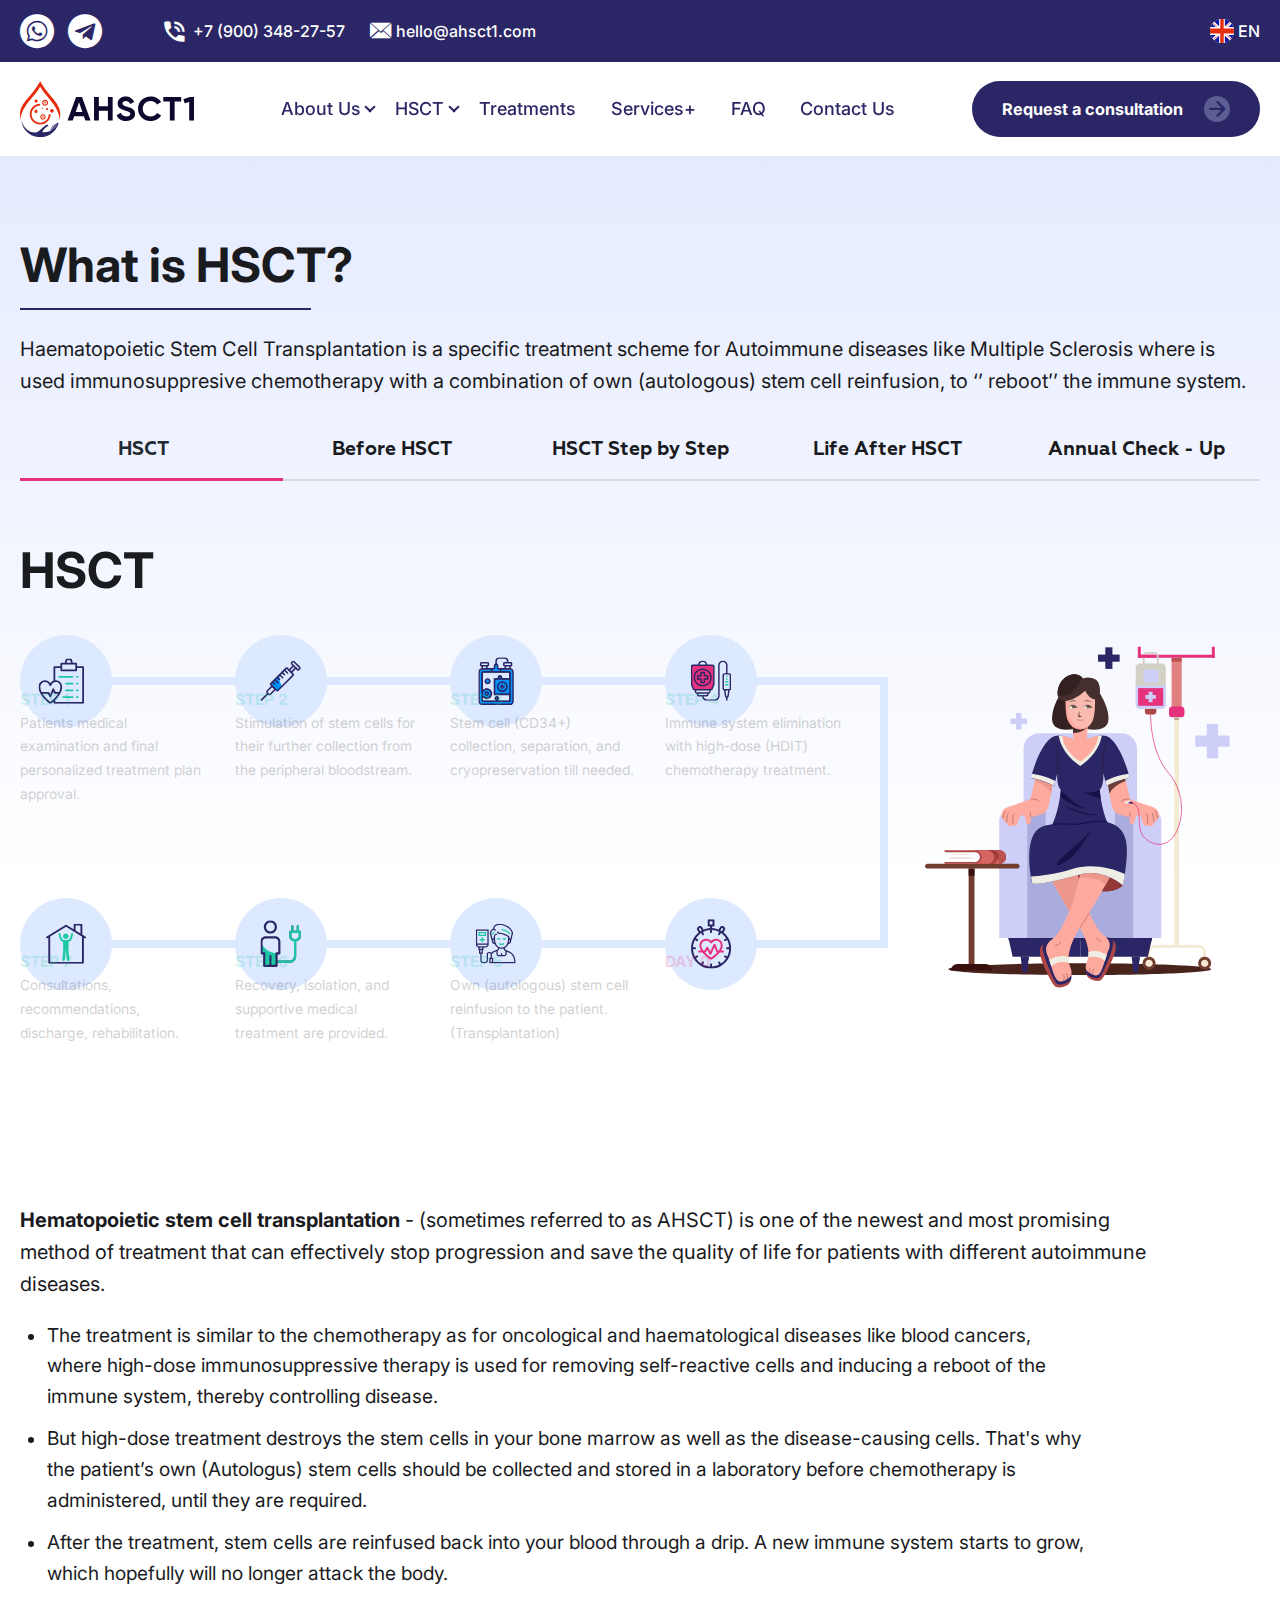
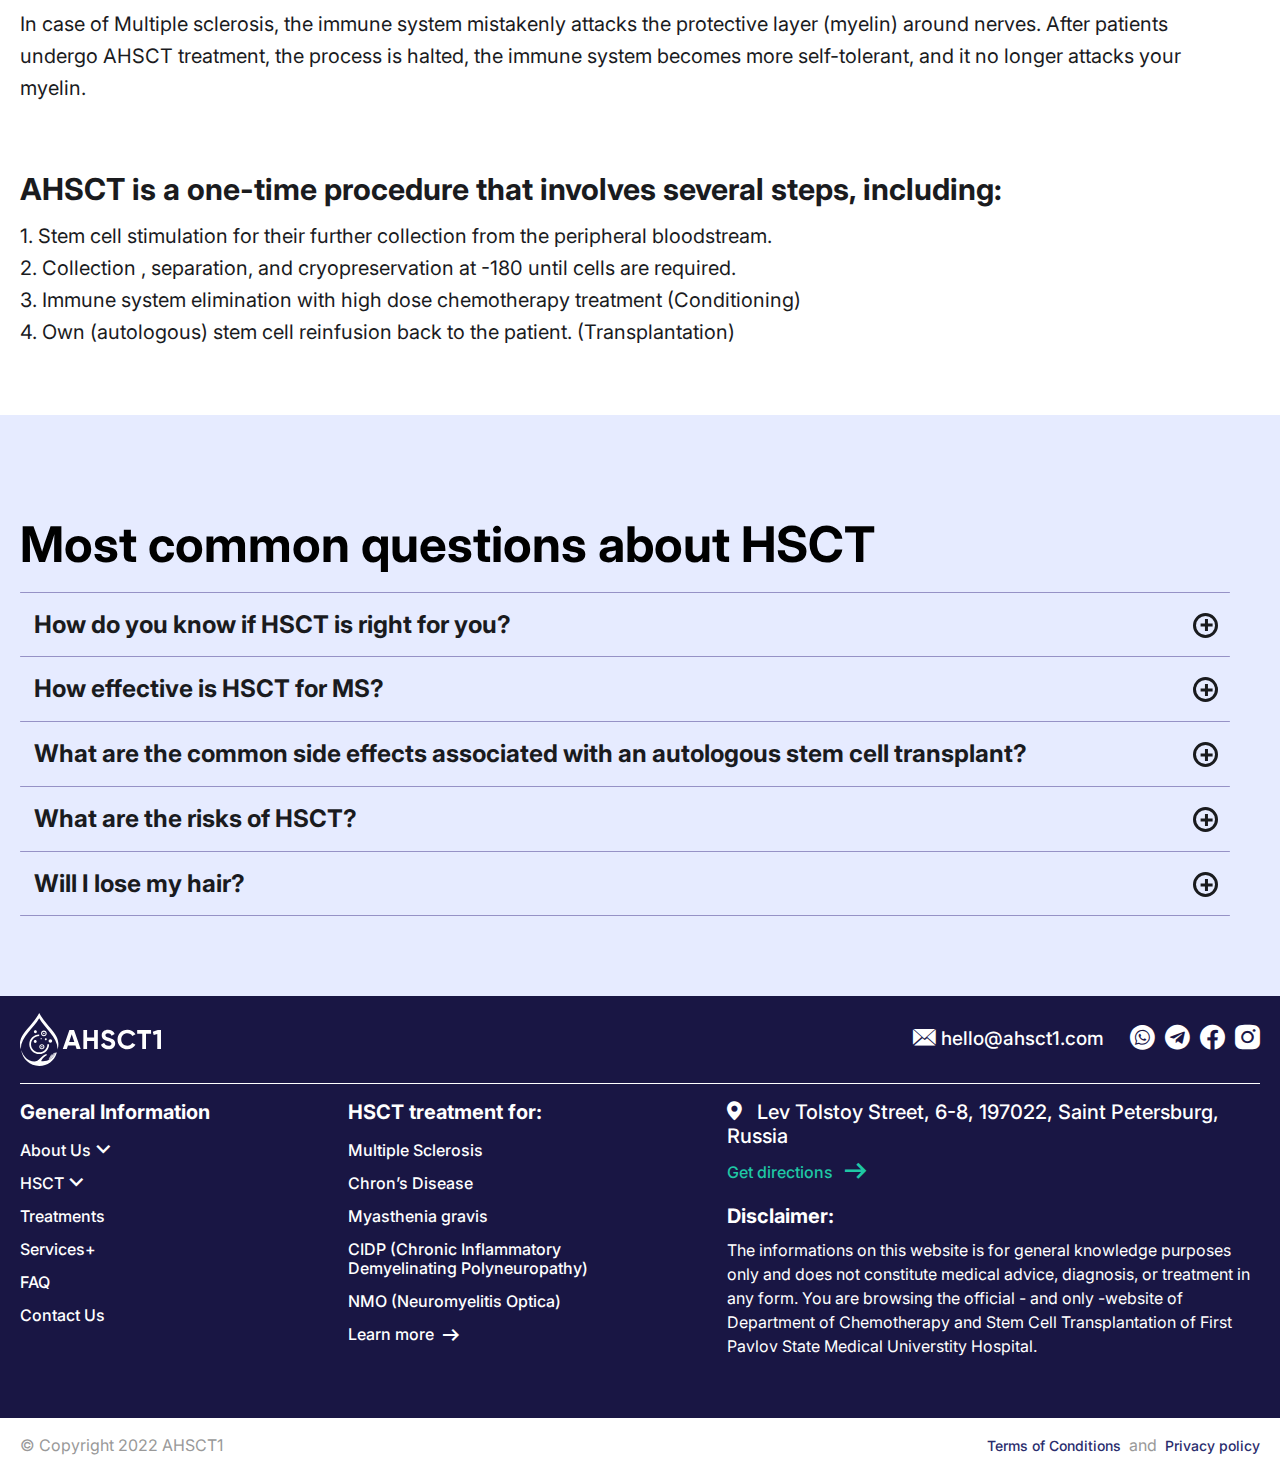
<file: hsct.html>
<!DOCTYPE html>

<html lang="ru">
	<!--Заголовок страницы, контейнер для других важных данных (не отображается)-->
	<head>
		<!--Заголовок страницы-->
		<title>Title</title>
		<link
			rel="icon"
			type="image/x-icon"
			sizes="192x192"
			href="img/favicon.ico"
		/>
		<!--===============================-->
		<!--Libs-->

			<!--JQ--><script src="libs/jquery.js"></script>

		<!--===============================-->
		<!--Css-->
			<link rel="stylesheet" href="css/style.css" />
		<!--===============================-->
		<meta charset="utf-8">
		<meta name="viewport" content="width=device-width">
		<meta name="format-detection" content="telephone=no">
	</head>
	<!-- Отображаемое тело страницы -->
	<body>
		<div class="buttton-scrol">
			<span class="icon-pointer"></span>
		</div>
		<div class="wrapper">
			<header class="header">
				<div class="header-top">
					<div class="container">
						<a href="" class="logo-mb">
							<img src="img/header/logo-mb.svg" alt="">
						</a>
						<a href="" class="logo-text">
							<img src="img/header/logo-text.svg" alt="">
						</a>
						<div data-da=".burger-footer__icon, 767, last" class="header-top__links">
							<a href="#" class="header-top__icon-link icon-watsap"></a>
							<a href="#" class="header-top__icon-link icon-telegram"></a>
							<a href="#" class="header-top__link link-hover">
								<span class="header-top__link_icon icon-phone_in_talk"></span>
								<span class="text">
									+7 (900) 348-27-57
								</span>
							</a>
							<a href="#" class="header-top__link link-hover">
								<span class="header-top__link_icon icon-envelope"></span>
								<span class="text">
									hello@ahsct1.com
								</span>
							</a>
						</div>
						<div class="header-top_mb">
							<div data-da=".burger-footer__langvig, 767, last" class="header-top-langvig index-block-eng">
								<div class="header-top-langvig__title index-block-eng__header header-top-langvig__title_no-click">
									<img src="img/header/Social5.svg" alt="">
									<span class="header-top__langvig_text">EN</span>
									<!--<img src="img/header/Social6.svg" alt="">-->
									<span class="header-top__langvig_icon icon-coolicon"></span>
								</div>
								<div class="header-top-langvig__body index-block-eng__wrapper">
									<a href="" class="header-top-langvig__link link-hover">
										<img src="img/header/len1.svg" alt="">
										<span>
											Estonia (+372)
										</span>
									</a>
									<a href="" class="header-top-langvig__link">
										<img src="img/header/len2.svg" alt="">
										<span>
											Finland (+358)
										</span>
									</a>
									<a href="" class="header-top-langvig__link">
										<img src="img/header/len3.svg" alt="">
										<span>
											Lithuania (+370)
										</span>
									</a>
									<a href="" class="header-top-langvig__link">
										<img src="img/header/len4.svg" alt="">
										<span>
											Latvia (+371)
										</span>
									</a>
									<a href="" class="header-top-langvig__link">
										<img src="img/header/len5.svg" alt="">
										<span>
											Norway (+47)
										</span>
									</a>
									<a href="" class="header-top-langvig__link">
										<img src="img/header/len6.svg" alt="">
										<span>
											Sweden (+46)
										</span>
									</a>
								</div>
							</div>
							<div class="menu__icon ">
								<span></span>
							</div>
						</div>
					</div>
				</div>
				<div class="header-bottom">
					<div class="container">
						<a href="" class="header-bottom__logo">
							<img src="img/header/logo.svg" alt="" class="header-bottom__logo_content">
							<!--<img src="img/header/Logo-hover.svg" alt="" class="header-bottom__logo_hover">-->
						</a>
						<nav data-da=".burger-wrapper__bodu, 1064, last" class="header__nav">
							<ul data-spollers="1064,max" data-one-spoller class="header__list menu__list">
								<li class="header__link _header-list-wrapper">
									<div class="header__link_title menu__link">
										<a href="" class="link-white-hover link-hover">About Us</a>
										<span class="header__link_icon _menu__icon"></span>
									</div>
									<button tabindex="-1" type="button" data-spoller class="header-button-mb">
										<span class="icon-coolicon"></span>
									</button>
									<ul class="menu__sub-list _menu__wrapper">
										<li>
											<a href="#" class="menu__sub-link link-blek-hover link-hover">About Us</a>
										</li>
										<li>
											<a href="#" class="menu__sub-link link-blek-hover link-hover">Our team</a>
										</li>
									</ul>
								</li>
								<li class="header__link _header-list-wrapper">
									<div class="header__link_title menu__link">
										<a href="" class="link-white-hover link-hover">HSCT</a>
										<span class="header__link_icon _menu__icon"></span>
									</div>
									<button tabindex="-1" type="button" data-spoller class="header-button-mb">
										<span class="icon-coolicon"></span>
									</button>
									<ul class="menu__sub-list _menu__wrapper">
										<li>
											<a href="#" class="menu__sub-link link-blek-hover link-hover">What is HSCT?</a>
										</li>
										<li>
											<a href="#" class="menu__sub-link link-blek-hover link-hover">Before HSCT</a>
										</li>
										<li>
											<a href="#" class="menu__sub-link link-blek-hover link-hover">HSCT Step by Step</a>
										</li>
										<li>
											<a href="#" class="menu__sub-link link-blek-hover link-hover">Life After HSCT</a>
										</li>
										<li>
											<a href="#" class="menu__sub-link link-blek-hover link-hover">Annual Check - Up</a>
										</li>
										<li>
											<a href="#" class="menu__sub-link link-blek-hover link-hover">Application form</a>
										</li>
									</ul>
								</li>
								<li class="header__link">
									<a href="" class="menu__link link-white-hover link-hover">
										Treatments
									</a>
								</li>
								<li class="header__link">
									<a href="" class="menu__link link-white-hover link-hover">
										Services+
									</a>
								</li>
								<li class="header__link">
									<a href="" class="menu__link link-white-hover link-hover">
										FAQ
									</a>
								</li>
								<li class="header__link">
									<a href="" class="menu__link link-white-hover link-hover">
										Contact Us
									</a>
								</li>
							</ul>
						</nav>
						<a href="" data-da=".burger__wrapper, 767, first" class="header-bottom__button button-hover-blue">
							<span class="header-bottom__button_text header-bottom__button_text-pc">
								Request a consultation
							</span>
							<span class="header-bottom__button_text header-bottom__button_text-mb">
								Application Form
							</span>
							<span class="header-bottom__button_icon icon-button"></span>
						</a>
					</div>
				</div>
				<div class="burger menu__body">
					<div class="burger__wrapper">
						<a href="" class="burger-button">
							<span class="burger-button_text">
								Request a consultation
							</span>
							<span class="burger-button_icon icon-button"></span>
						</a>
						<div class="burger-wrapper__bodu">
							
						</div>
						<div class="burger-footer">
							<div class="burger-footer__icon">
								
							</div>
							<div class="burger-footer__langvig">
								
							</div>
						</div>
					</div>
				</div>
			</header>
			<div class="hsct blok-tabs">
				<div class="hsct-header">
					<div class="container">
						<div class="hsct-header__title">
							What is HSCT?
						</div>
						<div class="hsct-header__text">
							Haematopoietic Stem Cell Transplantation is a specific treatment scheme for Autoimmune diseases like Multiple Sclerosis where is used immunosuppresive chemotherapy with a combination of own (autologous) stem cell reinfusion, to ‘’ reboot’’ the immune system.
						</div>
						<div class="blok-tabs__heder">
							<div class="blok-tabs__list">
								<a href="#tab-1" class="blok-tabs__link Tabe-link">
									HSCT
								</a>
								<a href="#tab-4" class="blok-tabs__link Tabe-link">
									Before HSCT
								</a>
								<a href="#tab-2" class="blok-tabs__link Tabe-link">
									HSCT Step by Step
								</a>
								<a href="#tab-5" class="blok-tabs__link Tabe-link">
									Life After HSCT
								</a>
								<a href="#tab-3" class="blok-tabs__link Tabe-link">
									Annual Check - Up
								</a>
							</div> 
							<div class="blok-tabs__line">
								<span class="blok-tabs__line-span"></span>
							</div>
						</div>
					</div>
				</div>
				<div id="Tabe-body-bottom_">
					<div class="hsct-content hsct-what-hsct Tabe-content" id="tab-1">
						<div class="container">
							<div class="hsct-content__title">
								HSCT
							</div>
							<div class="hsct-what-hsct__header">
								<div class="hsct-what-hsct-tabl">
									<div class="hsct-what-hsct-tabl__blok">
										<div class="hsct-what-hsct-tabl__img hsct-what-hsct-tabl__img_notebook">
											<img src="img/hsct/icon1.svg" alt="">
										</div>
										<div class="hsct-what-hsct-tabl__blok_text frjs ">
											<div class="hsct-what-hsct-tabl__title">
												STEP 1
											</div>
											<div class="hsct-what-hsct-tabl__text">
												Patients medical examination and final personalized treatment plan approval.
											</div>
										</div>
									</div>
									<div class="hsct-what-hsct-tabl__blok">
										<div class="hsct-what-hsct-tabl__img">
											<img src="img/hsct/icon2.svg" alt="">
										</div>
										<div class="hsct-what-hsct-tabl__blok_text frjs">
											<div class="hsct-what-hsct-tabl__title">
												STEP 2
											</div>
											<div class="hsct-what-hsct-tabl__text">
												Stimulation of stem cells for 
												their further collection from 
												the peripheral bloodstream.
											</div>
										</div>
									</div>
									<div class="hsct-what-hsct-tabl__blok">
										<div class="hsct-what-hsct-tabl__img hsct-what-hsct-tabl__img_device">
											<img src="img/hsct/icon3.svg" alt="">
										</div>
										<div class="hsct-what-hsct-tabl__blok_text frjs ">
											<div class="hsct-what-hsct-tabl__title">
												STEP 3
											</div>
											<div class="hsct-what-hsct-tabl__text">
												<!--Stem cell (CD34+) collection, 
												separation, and cryopreservation 
												until they are required.-->

												Stem cell (CD34+)
												collection, separation, and
												cryopreservation till needed.

											</div>
										</div>
									</div>
									<div class="hsct-what-hsct-tabl__blok">
										<div class="hsct-what-hsct-tabl__img">
											<img src="img/hsct/icon4.svg" alt="">
										</div>
										<div class="hsct-what-hsct-tabl__blok_text frjs">
											<div class="hsct-what-hsct-tabl__title">
												STEP 4
											</div>
											<div class="hsct-what-hsct-tabl__text">
												<!--Immune system elimination
												with high-dose chemotherapy
												treatment (HDIT).-->
												Immune system elimination
												with high-dose (HDIT)
												chemotherapy treatment.
											</div>
										</div>
									</div>
									<div class="hsct-what-hsct-tabl__blok hsct-what-hsct-tabl__blok_displai-non-767">
										<div class="hsct-what-hsct-tabl__img">
											<img src="img/hsct/icon5.svg" alt="">
										</div>
										<div class="hsct-what-hsct-tabl__blok_text frjs">
											<div class="hsct-what-hsct-tabl__title">
												STEP 7
											</div>
											<div class="hsct-what-hsct-tabl__text">
												Consultations,
												recommendations,
												discharge, rehabilitation.

											</div>
										</div>
									</div>
									<div class="hsct-what-hsct-tabl__blok hsct-what-hsct-tabl__blok_displai-non-767">
										<div class="hsct-what-hsct-tabl__img">
											<img src="img/hsct/icon6.svg" alt="">
										</div>
										<div class="hsct-what-hsct-tabl__blok_text frjs">
											<div class="hsct-what-hsct-tabl__title">
												STEP 6
											</div>
											<div class="hsct-what-hsct-tabl__text">
												Recovery, isolation, 
												and supportive medical
												treatment are provided.
											</div>
										</div>
									</div>
									<div class="hsct-what-hsct-tabl__blok hsct-what-hsct-tabl__blok_displai-non-767">
										<div class="hsct-what-hsct-tabl__img">
											<img src="img/hsct/icon7.svg" alt="">
										</div>
										<div class="hsct-what-hsct-tabl__blok_text frjs">
											<div class="hsct-what-hsct-tabl__title">
												STEP 5
											</div>
											<div class="hsct-what-hsct-tabl__text">
												Own (autologous) stem cell reinfusion to the patient. (Transplantation)
											</div>
										</div>
									</div>
									<div class="hsct-what-hsct-tabl__blok hsct-what-hsct-tabl__blok_displai-non-767">
										<div class="hsct-what-hsct-tabl__img">
											<img src="img/hsct/icon8.svg" alt="">
										</div>
										<div class="hsct-what-hsct-tabl__blok_text frjs">
											<div class="hsct-what-hsct-tabl__title hsct-what-hsct-tabl__title_red">
												DAY 0
											</div>
											<div class="hsct-what-hsct-tabl__text">
												
											</div>
										</div>
									</div>
									<img src="img/hsct/iconMob.png" alt="" class="hsct-what-hsct-tabl__img-decor">
								</div>
								<div class="hsct-what-hsct__img">
									<img src="img/hsct/1.svg" alt="">
								</div>
							</div>
							<div data-da=".hsct-what-hsct__header, 767, last" class="hsct-what-hsct__body">
								<div class="hsct-what-hsct__text">
									<span>Hematopoietic stem cell transplantation </span>- (sometimes referred to as AHSCT) is one of the newest and most promising method of treatment that can effectively stop progression and save the quality of life for patients with different autoimmune diseases.
								</div>
								<div class="hsct-what-hsct__list">
									<div class="hsct-what-hsct__item">
										The treatment is similar to the chemotherapy as for oncological and haematological diseases like blood cancers, where high-dose immunosuppressive therapy is used for removing self-reactive cells and inducing a reboot of the immune system, thereby controlling disease.
									</div>
									<div class="hsct-what-hsct__item">
										But high-dose treatment destroys the stem cells in your bone marrow as well as the disease-causing cells. That's why the patient’s own (Autologus) stem cells should be collected and stored in a laboratory before chemotherapy is administered, until they are required.
									</div>
									<div class="hsct-what-hsct__item">
										After the treatment, stem cells are reinfused back into your blood through a drip. A new immune system starts to grow, which hopefully will no longer attack the body.
									</div>
								</div>
								<div class="hsct-what-hsct__text">
									In case of Multiple sclerosis, the immune system mistakenly attacks the protective layer (myelin) around nerves. After patients undergo AHSCT treatment, the process is halted, the immune system becomes more self-tolerant, and it no longer attacks your myelin.
								</div>
							</div>
							<a href="" class="header-bottom__button button-hover-blue hsct-what-hsct__button">
								<span class="header-bottom__button_text">
									Visit Step by Step page
								</span>
								<span class="header-bottom__button_icon icon-button"></span>
							</a>
							<div class="hsct-what-hsct__numbered-lists">
								<div class="hsct-what-hsct__title">
									AHSCT is a one-time procedure that involves several steps, including:
								</div>
								<div class="hsct-what-hsct__numbered-item">
									1. Stem cell stimulation for their further collection from the peripheral bloodstream.
								</div>
								<div class="hsct-what-hsct__numbered-item">
									2. Collection , separation, and cryopreservation at -180 until cells are required.
								</div>
								<div class="hsct-what-hsct__numbered-item">
									3. Immune system elimination with high dose chemotherapy treatment (Conditioning)
								</div>
								<div class="hsct-what-hsct__numbered-item">
									4. Own (autologous) stem cell reinfusion back to the patient. (Transplantation)
								</div>
							</div>
						</div>
						<div class="faq">
							<div class="container">
								<div class="faq__body">
									<div data-spollers data-one-spoller class="faq-content">
										<div class="faq__title">
											Most common questions about HSCT
										</div>
										<div class="faq-content__blok">
											<button tabindex="-1" type="button" data-spoller class="faq-content__title">
												How do you know if HSCT is right for you?
												<div><span></span></div>
											</button>
											<div class="faq-content__content">
												<p>
													We are using personalized treatment protocols by taking into account the analysis of all present risk factors for a particular patient. 
												</p>
												<p>
													Our multidisciplinary team of specialists (hematologist, neurologist, rheumatologist, oncologist) allows us to make competent decisions at the intersection of sciences.
												</p>
											</div>
										</div>
										<div class="faq-content__blok">
											<button tabindex="-1" type="button" data-spoller class="faq-content__title">
												How effective is HSCT for MS?
												<div><span></span></div>
											</button>
											<div class="faq-content__content">
												<p>
													We provide treatment for patients suffering from all forms of Multiple sclerosis:
												</p>
			 									<p>
													•	RRMS (Relapsing-Remitting MS)<br>
													•	SPMS (Secondary progressive MS)<br>
													•	PPMS (Primary progressive MS)<br>
												</p>
												<p>
													The highest EDSS score that we accept is <b>6,5–7<b>
												</p>
											</div>
										</div>
										<div class="faq-content__blok">
											<button tabindex="-1" type="button" data-spoller class="faq-content__title">
												What are the common side effects associated with an autologous stem cell transplant?
												<div><span></span></div>
											</button>
											<div class="faq-content__content">
												<p>
													After getting in touch with our team for the first time by email or any type of messenger, you will be asked to fill out an application form on our website.
												</p>
												<p>
													Your data will be evaluated by Ph.D.-holding associate professor <br>
													<b>Dr. Polushin</b>,
													and you'll receive an answer with the decision as soon as possible.
												</p>
											</div>
										</div>
										<div class="faq-content__blok">
											<button tabindex="-1" type="button" data-spoller class="faq-content__title">
												What are the risks of HSCT?
												<div><span></span></div>
											</button>
											<div class="faq-content__content">
												•	AHSCT Treatment Procedure<br>
												•	Pre-treatment medical examinations<br>
												•	Full Accommodation<br>
												•	Visa support<br>
												•	Booking assistance<br>
												•	Transfers (Airport/Hospital/Hotel)<br>
												•	Meet & Greet Service<br>
												•	Personalized nutrition
											</div>
										</div>
										<div class="faq-content__blok">
											<button tabindex="-1" type="button" data-spoller class="faq-content__title">
												Will I lose my hair?
												<div><span></span></div>
											</button>
											<div class="faq-content__content">
												If your citizenship requires an entry visa to Russia, 
												we will support you with all necessary documents
												and your accompanying person(s), if needed.
											</div>
										</div>
									</div>
								</div>
							</div>
						</div>
					</div>

					<div class="hsct-content blok-tabs__body Tabe-content" id="tab-2">
						<div class="container">
							<div class="hsct-step">
								<img src="img/hsct/iconMob.png" alt="" class="hsct-step__img-icon">
								<div class="hsct-step-blok">
									<div class="hsct-step-blok__img hsct-step-blok__img_notebook">
										<img src="img/hsct/icon1.svg" alt="">
									</div>
									<div class="hsct-step-blok__content">
										<div class="hsct-step-blok__sub-title">
											STEP 1
										</div>
										<div class="hsct-step-blok__title">
											Medical examination
										</div>
										<div class="hsct-step-blok__text">
											The preparatory stage involves taking a careful anamnesis, making a complete clinical 
											picture of the disease, and conducting an extensive medical examination of the patient,
											which includes:
										</div>
										<div class="hsct-step-blok__list">
											<div class="hsct-step-blok__item">
												Medical history collection;
											</div>
											<div class="hsct-step-blok__item">
												MRI (brain, cervical, thoracic);
											</div>
											<div class="hsct-step-blok__item">
												Chest X-ray, ECG, Sonography
											</div>
										</div>
										<div class="hsct-step-blok__footer">
											Duration: 1-3 days
										</div>
									</div>
								</div>
								<div class="hsct-step-blok">
									<div class="hsct-step-blok__img">
										<img src="img/hsct/icon2.svg" alt="">
									</div>
									<div class="hsct-step-blok__content">
										<div class="hsct-step-blok__sub-title">
											STEP 2
										</div>
										<div class="hsct-step-blok__title">
											Mobilization
										</div>
										<div class="hsct-step-blok__text">
											We use a combination of medications to stimulate the movement of blood cells from the
											bone marrow into the peripheral bloodstream, where they can be gathered. 
											For mobilization, we use:
										</div>
										<div class="hsct-step-blok__list">
											<div class="hsct-step-blok__item">
												Dropper for infusion;
											</div>
											<div class="hsct-step-blok__item">
												The chemotherapy drug - Cyclophosphamide
											</div>
											<div class="hsct-step-blok__item">
												2 injections per day Granulocyte-colony stimulating factor
											</div>
										</div>
										<div class="hsct-step-blok__footer">
											Duration: 4-5 Days
										</div>
									</div>
								</div>
								<div class="hsct-step-blok">
									<div class="hsct-step-blok__img hsct-step-blok__img_device">
										<img src="img/hsct/icon3.svg" alt="">
									</div>
									<div class="hsct-step-blok__content">
										<div class="hsct-step-blok__sub-title">
											STEP 3
										</div>
										<div class="hsct-step-blok__title">
											Apheresis
										</div>
										<div class="hsct-step-blok__text">
											Obtaining stem cells (CD34+) from the peripheral bloodstream using an automated separator
											of blood components (Spectra Optia apheresis system), which will be frozen and stored at
											-180°C using liquid nitrogen on demand and will be returned to the patient's body later. 
											<br><br>
											<b>The procedure looks like this:</b>
										</div>
										<div class="hsct-step-blok__list">
											<div class="hsct-step-blok__item">
												The patient's blood is gathered through a needle in the arm;
											</div>
											<div class="hsct-step-blok__item">
												Stem cell separation takes place;
											</div>
											<div class="hsct-step-blok__item">
												Cryopreservation
											</div>
										</div>
										<div class="hsct-step-blok__footer">
											Duration: 1 -2 Days
										</div>
									</div>
								</div>
								<div class="hsct-step-blok">
									<div class="hsct-step-blok__img">
										<img src="img/hsct/icon4.svg" alt="">
									</div>
									<div class="hsct-step-blok__content">
										<div class="hsct-step-blok__sub-title">
											STEP 4
										</div>
										<div class="hsct-step-blok__title">
											Conditioning
										</div>
										<div class="hsct-step-blok__text">
											The main stage of treatment in which the patient undergoes a high dose of chemotherapy to
											 suppress autoreactive cells and remove completely or partially the immune system (HDIT),
											 instead of which a new one will be created later when the stem cells are reinfused.
										</div>
										<div class="hsct-step-blok__sub-title-black">
											The conditioning modes that are used in a personalized treatment protocol are:
										</div>
										<div class="hsct-step-blok__list">
											<div class="hsct-step-blok__item">
												Cyclophosphamide
											</div>
											<div class="hsct-step-blok__item">
												ATG (Anti-thymocyte globulin);
											</div>
											<div class="hsct-step-blok__item">
												Fludarabine;
											</div>
											<div class="hsct-step-blok__item">
												Rituximab;
											</div>
											<div class="hsct-step-blok__item">
												Intrathecal for some immunological drugs;
											</div>
											<div class="hsct-step-blok__item">
												Concomitant therapy at all stages of the procedure.
											</div>
										</div>
										<div class="hsct-step-blok__footer">
											Duration: 4 Days
										</div>
									</div>
								</div>
								<div class="hsct-step-blok hsct-step-blok_center">
									<div class="hsct-step-blok__img">
										<img src="img/hsct/icon8.svg" alt="">
									</div>
									<div class="hsct-step-blok__content">
										<div class="hsct-step-blok__title hsct-step-blok__title_red">
											Day 0
										</div>
									</div>
								</div>
								<div class="hsct-step-blok">
									<div class="hsct-step-blok__img">
										<img src="img/hsct/icon7.svg" alt="">
									</div>
									<div class="hsct-step-blok__content">
										<div class="hsct-step-blok__sub-title">
											STEP 5
										</div>
										<div class="hsct-step-blok__title">
											Transplantation
										</div>
										<div class="hsct-step-blok__text">
											Re-infusing stem cells to the patient for the purpose of rapid hematological recovery and 
											reduction of the period of cytopenia. Returned CD34+ stem cells also help to inactivate
											remaining autoreactive cells in the peripheral blood stream and tissues. As a result,
											the process of reloading the immune system is launched, which allows:
										</div>
										<div class="hsct-step-blok__list">
											<div class="hsct-step-blok__item">
												Saving the quality of life for patients with long-term autoimmune diseases;
											</div>
											<div class="hsct-step-blok__item">
												Prevent disability from worsening;
											</div>
											<div class="hsct-step-blok__item">
												Preserve the highest possible level of life quality.
											</div>
										</div>
										<div class="hsct-step-blok__footer">
											Duration: 15-20 Minutes
										</div>
									</div>
								</div>
								<div class="hsct-step-blok">
									<div class="hsct-step-blok__img">
										<img src="img/hsct/icon6.svg" alt="">
									</div>
									<div class="hsct-step-blok__content">
										<div class="hsct-step-blok__sub-title">
											STEP 6
										</div>
										<div class="hsct-step-blok__title">
											Recovery and isolation
										</div>
										<div class="hsct-step-blok__text">
											The beginning of the neutropenic period, which is characterized by a gradual recovery of the 
											immune system but still low levels of neutrophils, a type of white blood cell responsible for 
											infections. The patient is strictly forbidden to leave the ward, and it is important to pass 
											additionally:
										</div>
										<div class="hsct-step-blok__list">
											<div class="hsct-step-blok__item">
												ATG (anti-thymocyte globulin) immunotherapy on days +1 to +3 for additional T-cell suppression;
											</div>
											<div class="hsct-step-blok__item">
												<b>Rituximab</b> injection for additional B-cell suppression
											</div>
											<div class="hsct-step-blok__item">
												Antiviral, antibacterial, and antifungal therapy as covering therapy for cytopenia;
											</div>
											<div class="hsct-step-blok__item">
												Supporting therapy with blood components—colony-stimulating factors—can reduce <br>the period of cytopenia by 5-7 days. 
											</div>
										</div>
										<div class="hsct-step-blok__footer">
											Duration: 2 Weeks
										</div>
									</div>
								</div>
								<div class="hsct-step-blok">
									<div class="hsct-step-blok__img">
										<img src="img/hsct/icon5.svg" alt="">
									</div>
									<div class="hsct-step-blok__content">
										<div class="hsct-step-blok__sub-title">
											STEP 7
										</div>
										<div class="hsct-step-blok__title">
											Discharge
										</div>
										<div class="hsct-step-blok__text">
											Patient is returning home after complete recovery of hematopoiesis. Our team carefully
											monitors the patient's blood tests, body temperature, and heart rate for the entire 30 days
											of treatment body temperature, and heart rate for the entire 30 days of treatment.
											Active inflammation and the progression of disease stops after treatment, and the patient 
											starts the rehabilitation process.
										</div>
										<div class="hsct-step-blok__sub-title-black">
											You will have a final meeting with Prof. Polushin, where the following will be discussed:
										</div>
										<div class="hsct-step-blok__list">
											<div class="hsct-step-blok__item">
												Further supportive therapy
											</div>
											<div class="hsct-step-blok__item">
												Public prohibitions
											</div>
											<div class="hsct-step-blok__item">
												Food recommendations
											</div>
											<div class="hsct-step-blok__item">
												Post transplantation psychological considerations
											</div>
										</div>
										<div class="hsct-step-blok__text">
											(At the meeting, a full list of recommendations will be given to you with a translation into
											any language that is needed.)
										</div>
										<div class="hsct-step-blok__footer lstelem">
											Duration: 1-3 days
										</div>
									</div>
								</div>
							</div>
						</div>
					</div>

					<div class="hsct-content blok-tabs__body Tabe-content" id="tab-3">
						<div class="hsct-ordinary">
							<div class="container">
								<div class="hsct-ordinary__body">
									<div class="hsct-ordinary__content">
										<div class="hsct-ordinary__title">
											Annual Check - Up
										</div>
										<div class="hsct-ordinary__text">
											<p>
												Lorem ipsum dolor sit amet, consectetur adipiscing elit, sed do eiusmod tempor incididunt ut labore et dolore magna aliqua. Ut enim ad minim veniam, quis nostrud exercitation ullamco laboris nisi ut aliquip ex ea commodo consequat.Lorem ipsum dolor sit amet, consectetur adipiscing elit, sed do eiusmod tempor incididunt ut labore et dolore magna aliqua. Ut enim ad minim veniam, quis nostrud exercitation ullamco laboris nisi ut aliquip ex ea commodo consequat.
											</p>
											<p>
												Lorem ipsum dolor sit amet, consectetur adipiscing elit, sed do eiusmod tempor incididunt ut labore et dolore magna aliqua. Ut enim ad minim veniam, quis nostrud exercitation ullamco laboris nisi ut aliquip ex ea commodo consequat.Lorem ipsum dolor sit amet, consectetur adipiscing elit, sed do eiusmod tempor incididunt ut labore et dolore magna aliqua. Ut enim ad minim veniam, quis nostrud exercitation ullamco laboris nisi ut aliquip ex ea commodo consequat.
											</p>
										</div>
										<div class="hsct-ordinary__list">
											<div class="hsct-ordinary__item">
												Lorem ipsum dolor sit amet, consectetur adipiscing elit, sed do eiusmod tempor incididunt ut labore et dolore magna aliqua. 
											</div>
											<div class="hsct-ordinary__item">
												Lorem ipsum dolor sit amet, consectetur adipiscing elit, sed do eiusmod tempor incididunt ut labore et dolore magna aliqua. 
											</div>
											<div class="hsct-ordinary__item">
												Lorem ipsum dolor sit amet, consectetur adipiscing elit, sed do eiusmod tempor incididunt ut labore et dolore magna aliqua. 
											</div>
											<div class="hsct-ordinary__item">
												Lorem ipsum dolor sit amet, consectetur adipiscing elit, sed do eiusmod tempor incididunt ut labore et dolore magna aliqua. 
											</div>
											<div class="hsct-ordinary__item">
												Lorem ipsum dolor sit amet, consectetur adipiscing elit, sed do eiusmod tempor incididunt ut labore et dolore magna aliqua. 
											</div>
											<div class="hsct-ordinary__item">
												Lorem ipsum dolor sit amet, consectetur adipiscing elit, sed do eiusmod tempor incididunt ut labore et dolore magna aliqua. 
											</div>
										</div>
									</div>
									<div class="hsct-ordinary-img">
										<img src="img/text-blok/decor.svg" alt="" class="hsct-ordinary-img__decor">
										<div class="hsct-ordinary-img__content ibg">
											<img src="img/photos/2.jpg" alt="">
										</div>
									</div>
								</div>
							</div>
						</div>
					</div>

					<div class="hsct-content blok-tabs__body Tabe-content" id="tab-4">
						<div class="hsct-ordinary">
							<div class="container">
								<div class="hsct-ordinary__body">
									<div class="hsct-ordinary__content">
										<div class="hsct-ordinary__title">
											Before HSCT
										</div>
										<div class="hsct-ordinary__text">
											<p>
												To start a consultation about treatment with our AHSCT1
												center specialists, patients should have a confirmed positive
												diagnosis of Multiple Sclerosis or any other auto-imunne disorder
												listed on our 
												<a href="">Treatments</a> page.
											</p>
											<p>
												As a member of <span>European Society for Blood and Marrow Transplantation</span>, we follow their referenced guidelines for eligibility 
												criteria. But still, there might be exceptions to what we observe 
												individually, and only after proper research can we come to a definitive,
												acceptable verdict.
											</p>
										</div>
										<div class="hsct-ordinary__list hsct-ordinary__list_icon">
											<h4>INCLUSION CRITERIA</h4>
											<div class="hsct-ordinary__item">
												<img src="img/hsct/imgListIcon.svg" alt="">
												Individuals with an EDSS score of up to <b>6,5 - 7.0</b> who have been diagnosed with
												multiple sclerosis may be eligible for stem cell transplantation.

											</div>
											<div class="hsct-ordinary__item">
												<img src="img/hsct/imgListIcon.svg" alt="">
												In accordance with EBMT recommendations for autologous hematopoietic stem cell transplantation, we accept patients who are under <b>65</b> years old.

											</div>
											<div class="hsct-ordinary__item">
												<img src="img/hsct/imgListIcon.svg" alt="">
												The patient should not have any chronic or viral infections, (negative: HIV, HBV,
												or HCV).

											</div>
											<div class="hsct-ordinary__item">
												<img src="img/hsct/imgListIcon.svg" alt="">
												Latest MRI must be provided by the patient. It can be sent to us or uploaded on
												the Application Form page.

											</div>
											<div class="hsct-ordinary__item">
												<img src="img/hsct/imgListIcon.svg" alt="">
												The patient has to be able to travel and remain in Saint Petersburg, Russia, for a 
												28- to 32-day period, accompanied by a caregiver if it's possible.

											</div>
										</div>
									</div>
									<div class="hsct-ordinary-img">
										<img src="img/text-blok/decor.svg" alt="" class="hsct-ordinary-img__decor">
										<div class="hsct-ordinary-img__content ibg">
											<img src="img/photos/1.jpg" alt="">
										</div>
									</div>
								</div>
							</div>
						</div>
					</div>

					<div class="hsct-content blok-tabs__body Tabe-content _active" id="tab-5">
						<div class="hsct-ordinary">
							<div class="container">
								<div class="hsct-ordinary__body">
									<div class="hsct-ordinary__content">
										<div class="hsct-ordinary__title">
											Life After HSCT
										</div>
										<div class="hsct-ordinary__text">	
											<h4>Before Going Home</h4>
											<p>
												It's important that you along with your caregiver prepare for this transition before
												you go back home. To stay healthy and avoid illness, you'll still need to take precautions. 
												It's crucial that you participate in the planning of your care at home. Before you leave, 
												your transplant team will provide full list of recomendations, prohibitions, and further 
												supportive therapy.

											</p>
											<p>
												Discharge to a year (or longer) after your transplant is the length of this phase of
												your recovery. Although your blood levels are returning to normal, it's crucial to 
												keep in mind that your immune system is still extremely young. To be healthy and 
												prevent infection, you'll still need to take your prescriptions and follow safety guidelines.

											</p>
										</div>
									</div>
									<div class="hsct-ordinary-img">
										<img src="img/text-blok/decor.svg" alt="" class="hsct-ordinary-img__decor">
										<div class="hsct-ordinary-img__content ibg">
											<img src="img/photos/3.jpg" alt="">
										</div>
									</div>
								</div>

								<div class="hsct-ordinary__body">
									<div class="hsct-ordinary__content">
										<div class="hsct-ordinary__text">	
											<h4>Going Home</h4>
											<p>Even though you might be quite content and eager to get home, you might also have
												anxiety. It's typical to have some anxiety as your discharge date approaches. You will be
												responsible for managing your care at home with your family. It takes time to feel
												competent and at ease doing this. Your social worker can assist you in obtaining the 
												resources you require and provide you with emotional support during your
												follow-up appointments.
											</p>
											<p>It will take some time for you to adjust to living at home once more when you return.</p>
											<p> You could discover that the precautions you must take to stay healthy cause some additional stress in your life. Over time, you'll begin to experience comfort and balance once more. Try to maintain as much confidence and serenity as you can.</p>
											<p>Your post-transplant recovery will be gradual. For a period, you'll probably not feel the same as you did prior to becoming ill. You might experience changes in taste and smell, feel weak and exhausted, and have less of an appetite. Also, it will take time for you to regain your strength and resume the things you loved before your disease.</p>
										</div>
									</div>
									<div class="hsct-ordinary-img">
										<img src="img/text-blok/decor.svg" alt="" class="hsct-ordinary-img__decor">
										<div class="hsct-ordinary-img__content ibg">
											<img src="img/photos/3.jpg" alt="">
										</div>
									</div>
								</div>
							</div>
						</div>
						<!--<div class="faq">
							<div class="container">
								<div class="faq__body">
									<div data-spollers data-one-spoller class="faq-content">
										<div class="faq__title">
											For Patients and Visitors
										</div>
										<div class="faq-content__blok">
											<button tabindex="-1" type="button" data-spoller class="faq-content__title">
												What are the benefits of being treated at AHSCT1?
												<div><span></span></div>
											</button>
											<div class="faq-content__content">
												<p>
													We are using personalized treatment protocols by taking into account the analysis of all present risk factors for a particular patient. 
												</p>
												<p>
													Our multidisciplinary team of specialists (hematologist, neurologist, rheumatologist, oncologist) allows us to make competent decisions at the intersection of sciences.
												</p>
											</div>
										</div>
										<div class="faq-content__blok">
											<button tabindex="-1" type="button" data-spoller class="faq-content__title">
												What types of MS do you treat, and what is the highest EDSS score you accept?
												<div><span></span></div>
											</button>
											<div class="faq-content__content">
												<p>
													We provide treatment for patients suffering from all forms of Multiple sclerosis:
												</p>
			 									<p>
													•	RRMS (Relapsing-Remitting MS)<br>
													•	SPMS (Secondary progressive MS)<br>
													•	PPMS (Primary progressive MS)<br>
												</p>
												<p>
													The highest EDSS score that we accept is <b>6,5–7<b>
												</p>
											</div>
										</div>
										<div class="faq-content__blok">
											<button tabindex="-1" type="button" data-spoller class="faq-content__title">
												How can I apply for treatment at your hospital?
												<div><span></span></div>
											</button>
											<div class="faq-content__content">
												<p>
													After getting in touch with our team for the first time by email or any type of messenger, you will be asked to fill out an application form on our website.
												</p>
												<p>
													Your data will be evaluated by Ph.D.-holding associate professor <br>
													<b>Dr. Polushin</b>,
													and you'll receive an answer with the decision as soon as possible.
												</p>
											</div>
										</div>
										<div class="faq-content__blok">
											<button tabindex="-1" type="button" data-spoller class="faq-content__title">
												What is included in cost of treatment?
												<div><span></span></div>
											</button>
											<div class="faq-content__content">
												•	AHSCT Treatment Procedure<br>
												•	Pre-treatment medical examinations<br>
												•	Full Accommodation<br>
												•	Visa support<br>
												•	Booking assistance<br>
												•	Transfers (Airport/Hospital/Hotel)<br>
												•	Meet & Greet Service<br>
												•	Personalized nutrition
											</div>
										</div>
										<div class="faq-content__blok">
											<button tabindex="-1" type="button" data-spoller class="faq-content__title">
												Do i need an entry visa to visit Russia?
												<div><span></span></div>
											</button>
											<div class="faq-content__content">
												If your citizenship requires an entry visa to Russia, 
												we will support you with all necessary documents
												and your accompanying person(s), if needed.
											</div>
										</div>
									</div>
								</div>
							</div>
						</div>-->
						<div class="faq">
							<div class="container">
								<div class="faq__body">
									<div data-spollers data-one-spoller class="faq-content">
										<div class="faq__title">
											Most common questions about HSCT
										</div>
										<div class="faq-content__blok">
											<button tabindex="-1" type="button" data-spoller class="faq-content__title">
												How do you know if HSCT is right for you?
												<div><span></span></div>
											</button>
											<div class="faq-content__content">
												<p>
													We are using personalized treatment protocols by taking into account the analysis of all present risk factors for a particular patient. 
												</p>
												<p>
													Our multidisciplinary team of specialists (hematologist, neurologist, rheumatologist, oncologist) allows us to make competent decisions at the intersection of sciences.
												</p>
											</div>
										</div>
										<div class="faq-content__blok">
											<button tabindex="-1" type="button" data-spoller class="faq-content__title">
												How effective is HSCT for MS?
												<div><span></span></div>
											</button>
											<div class="faq-content__content">
												<p>
													We provide treatment for patients suffering from all forms of Multiple sclerosis:
												</p>
			 									<p>
													•	RRMS (Relapsing-Remitting MS)<br>
													•	SPMS (Secondary progressive MS)<br>
													•	PPMS (Primary progressive MS)<br>
												</p>
												<p>
													The highest EDSS score that we accept is <b>6,5–7<b>
												</p>
											</div>
										</div>
										<div class="faq-content__blok">
											<button tabindex="-1" type="button" data-spoller class="faq-content__title">
												What are the common side effects associated with an autologous stem cell transplant?
												<div><span></span></div>
											</button>
											<div class="faq-content__content">
												<p>
													After getting in touch with our team for the first time by email or any type of messenger, you will be asked to fill out an application form on our website.
												</p>
												<p>
													Your data will be evaluated by Ph.D.-holding associate professor <br>
													<b>Dr. Polushin</b>,
													and you'll receive an answer with the decision as soon as possible.
												</p>
											</div>
										</div>
										<div class="faq-content__blok">
											<button tabindex="-1" type="button" data-spoller class="faq-content__title">
												What are the risks of HSCT?
												<div><span></span></div>
											</button>
											<div class="faq-content__content">
												•	AHSCT Treatment Procedure<br>
												•	Pre-treatment medical examinations<br>
												•	Full Accommodation<br>
												•	Visa support<br>
												•	Booking assistance<br>
												•	Transfers (Airport/Hospital/Hotel)<br>
												•	Meet & Greet Service<br>
												•	Personalized nutrition
											</div>
										</div>
										<div class="faq-content__blok">
											<button tabindex="-1" type="button" data-spoller class="faq-content__title">
												Will I lose my hair?
												<div><span></span></div>
											</button>
											<div class="faq-content__content">
												If your citizenship requires an entry visa to Russia, 
												we will support you with all necessary documents
												and your accompanying person(s), if needed.
											</div>
										</div>
									</div>
								</div>
							</div>
						</div>
					</div>
				</div>
			</div>
			<footer class="footer">
				<div class="footer-top">
					<div class="container">
						<div class="footer-top__body">
							<div class="footer-top__title">
								Powered by:
							</div>
							<div class="footer-top-blok">
								<img src="img/footer/1.png" alt="" class="footer-top-blok__img">
								<span>
									St. Petersburg Pavlov State <br>
									Medical University Hospital
								</span>
							</div>
							<div class="footer-top-blok">
								<img src="img/footer/2.png" alt="" class="footer-top-blok__img">
								<span>
									Raisa Gorbacheva Memorial Institute of Children's <br>
									Oncology, Hematology and Transplantation
								</span>
							</div>
						</div>
					</div>
				</div>
				<div class="footer-wrapper">
					<div class="container">
						<div class="footer-wrapper-top">
							<a href="" class="footer-wrapper-top__logo">
								<img src="img/footer/logo.svg" alt="">
							</a>
							<div class="footer-wrapper-top__list">
								<a href="" class="footer-wrapper-top__link footer-wrapper-top__link_text link-hover">
									<span class="icon-envelope"></span>
									hello@ahsct1.com
								</a>
								<a href="" class="footer-wrapper-top__link link-hover">
									<span class="icon-watsap"></span>
								</a>
								<a href="" class="footer-wrapper-top__link link-hover">
									<span class="icon-telegram"></span>
								</a>
								<a href="" class="footer-wrapper-top__link link-hover">
									<span class="icon-facebook"></span>
								</a>
								<a href="" class="footer-wrapper-top__link link-hover">
									<span class="icon-instagram-black"></span>
								</a>
							</div>
						</div>
						<div class="footer-wrapper__body">
							<div data-spollers data-one-spoller class="footer-wrapper-list">
								<div class="footer-wrapper-list__title">
									General Information
								</div>
								<div class="footer-wrapper-link">
									<button tabindex="-1" type="button" data-spoller class="footer-wrapper-link__title link-hover">
										About Us <span class="icon-coolicon"></span>
									</button>
									<div class="footer-wrapper-link__sub-list">
										<a href="" class="link-hover">
											About Us
										</a>
										<a href="" class="link-hover">
											Our team
										</a>
										<a href="" class="link-hover">
											HSCT Centre
										</a>
									</div>
								</div>
								<div class="footer-wrapper-link">
									<button tabindex="-1" type="button" data-spoller class="footer-wrapper-link__title link-hover">
										HSCT <span class="icon-coolicon"></span>
									</button>
									<div class="footer-wrapper-link__sub-list">
										<a href="" class="link-hover">
											What is HSCT
										</a>
										<a href="" class="link-hover">
											Before HSCT
										</a>
										<a href="" class="link-hover">
											HSCT Step by Step
										</a>
										<a href="" class="link-hover">
											Life After HSCT
										</a>
										<a href="" class="link-hover">
											Annual Check - Up
										</a>
									</div>
								</div>
								<div class="footer-wrapper-link">
									<a href="" class="link-hover">
										Treatments
									</a>
								</div>
								<div class="footer-wrapper-link">
									<a href="" class="link-hover">
										Services+
									</a>
								</div>
								<div class="footer-wrapper-link">
									<a href="" class="link-hover">
										FAQ
									</a>
								</div>
								<div class="footer-wrapper-link">
									<a href="" class="link-hover">
										Contact Us
									</a>
								</div>
							</div>
							<div data-spollers data-one-spoller class="footer-wrapper-list">
								<div class="footer-wrapper-list__title">
									HSCT treatment for:
								</div>
								<div class="footer-wrapper-link">
									<a href="" class="link-hover">
										Multiple Sclerosis
									</a>
								</div>
								<div class="footer-wrapper-link">
									<a href="" class="link-hover">
										Chron’s Disease
									</a>
								</div>
								<div class="footer-wrapper-link">
									<a href="" class="link-hover">
										Myasthenia gravis
									</a>
								</div>
								<div class="footer-wrapper-link">
									<a href="" class="link-hover">
										CIDP (Chronic Inflammatory
										Demyelinating Polyneuropathy)
									</a>
								</div>
								<div class="footer-wrapper-link">
									<a href="" class="link-hover">
										NMO (Neuromyelitis Optica)
									</a>
								</div>
								<div class="footer-wrapper-link">
									<a href="" class="link-hover">
										Learn more <span class="icon-pointer-reght"></span>
									</a>
								</div>
							</div>
							<div class="footer-wrapper-content">
								<div class="footer-wrapper-content__wrapper">
									<a href="" class="footer-wrapper-content__geolocachion link-hover">
										<span class="icon-cards"></span>
										Lev Tolstoy Street, 6-8, 197022, Saint Petersburg, Russia
									</a>
									<div class="footer-wrapper-content__link">
										<a href="">
											Get directions
											<span class="icon-pointer-reght"></span>
										</a>
									</div>
								</div>
								<div class="footer-wrapper-content__title">
									Disclaimer:
								</div>
								<div class="footer-wrapper-content__text">
									The informations on this website is for general knowledge purposes only 
									and does not constitute medical advice, diagnosis, or treatment in any form.
									You are browsing the official - and only -website of
									Department of Chemotherapy and Stem Cell Transplantation
									of First Pavlov State Medical Universtity Hospital.
								</div>
							</div>
						</div>
					</div>
				</div>
				<div class="footer-bottom">
					<div class="container">
						<div class="footer-bottom__left">
							<div class="footer-bottom__text">
								© Copyright 2022 AHSCT1
							</div>
						</div>
						<div class="footer-bottom__list">
							<a href="" class="footer-bottom__link link-hover">
								Terms of Conditions
							</a>
							<span class="footer-bottom__text">
								and
							</span>
							<a href="" class="footer-bottom__link link-hover">
								Privacy policy
							</a>
						</div>
					</div>
				</div>
			</footer>
		</div>
		<script src="js/custom.js"></script>
	</body>
</html>
</file>
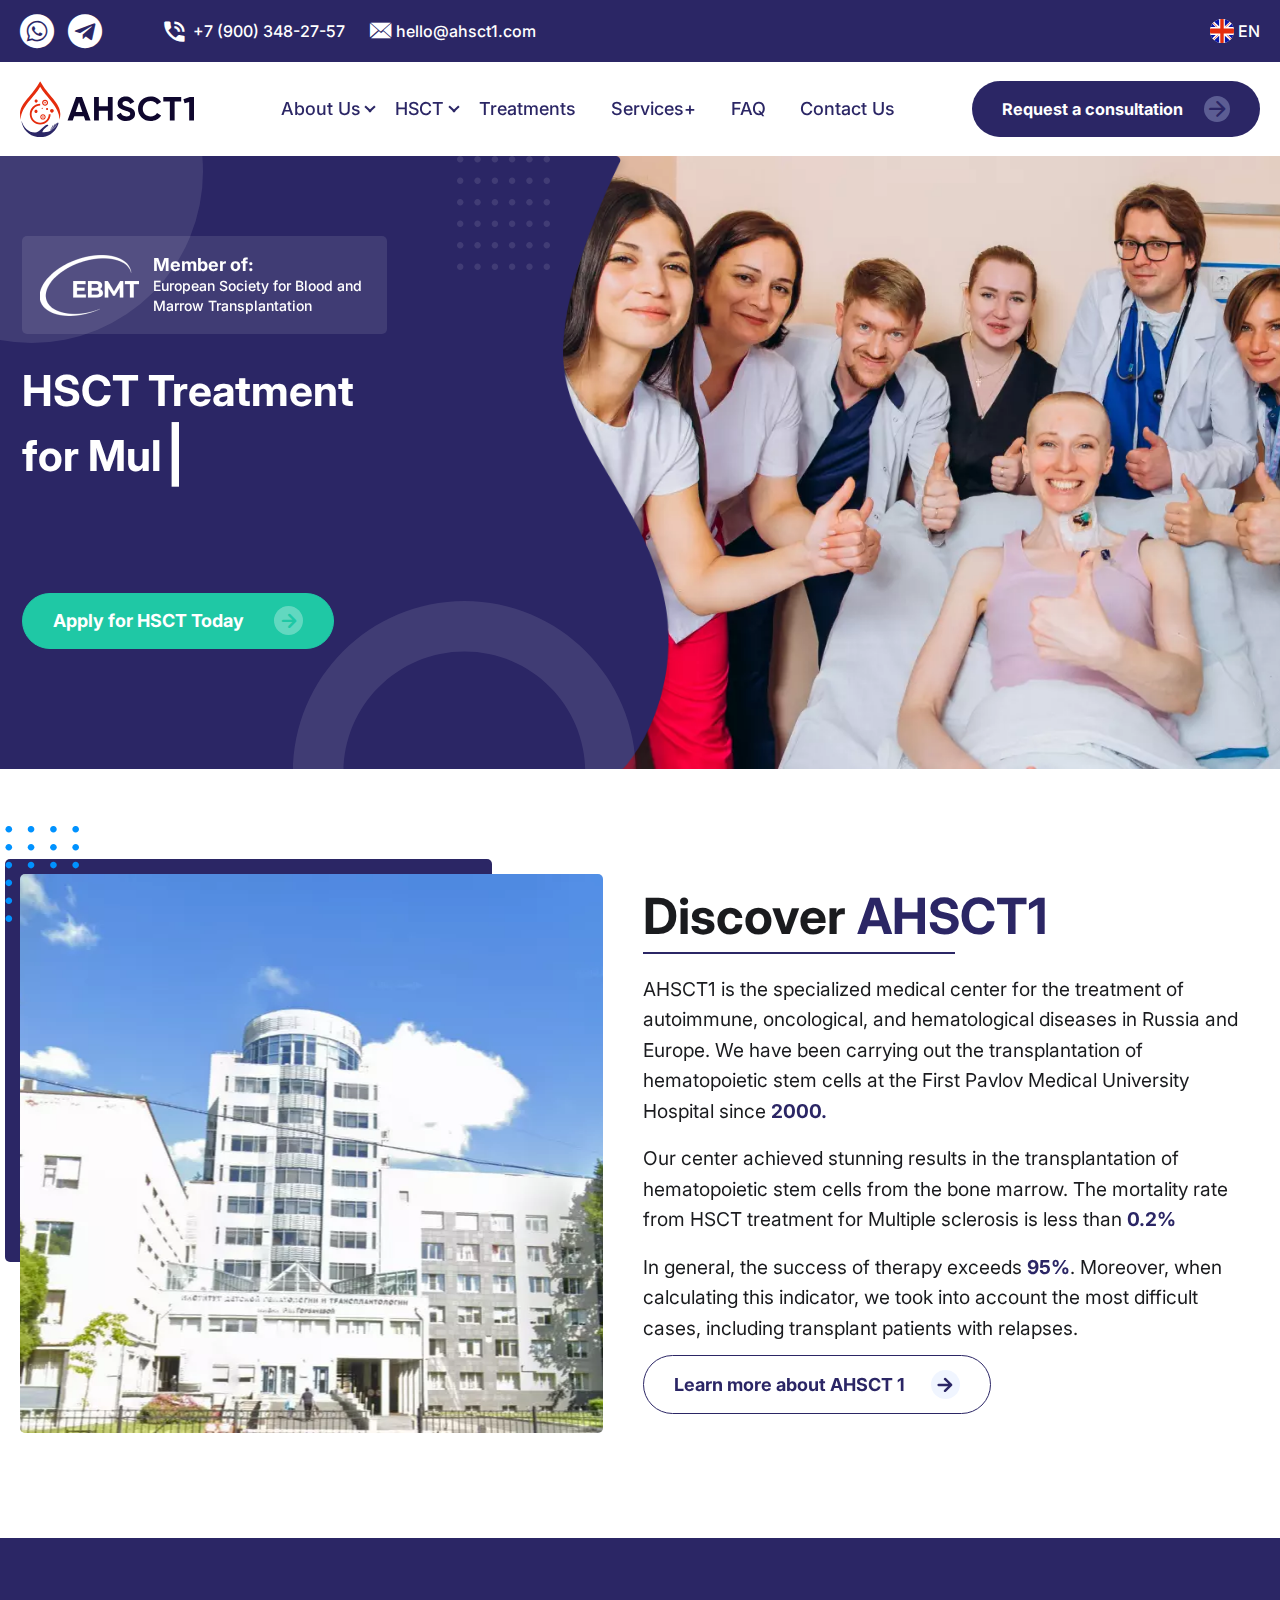
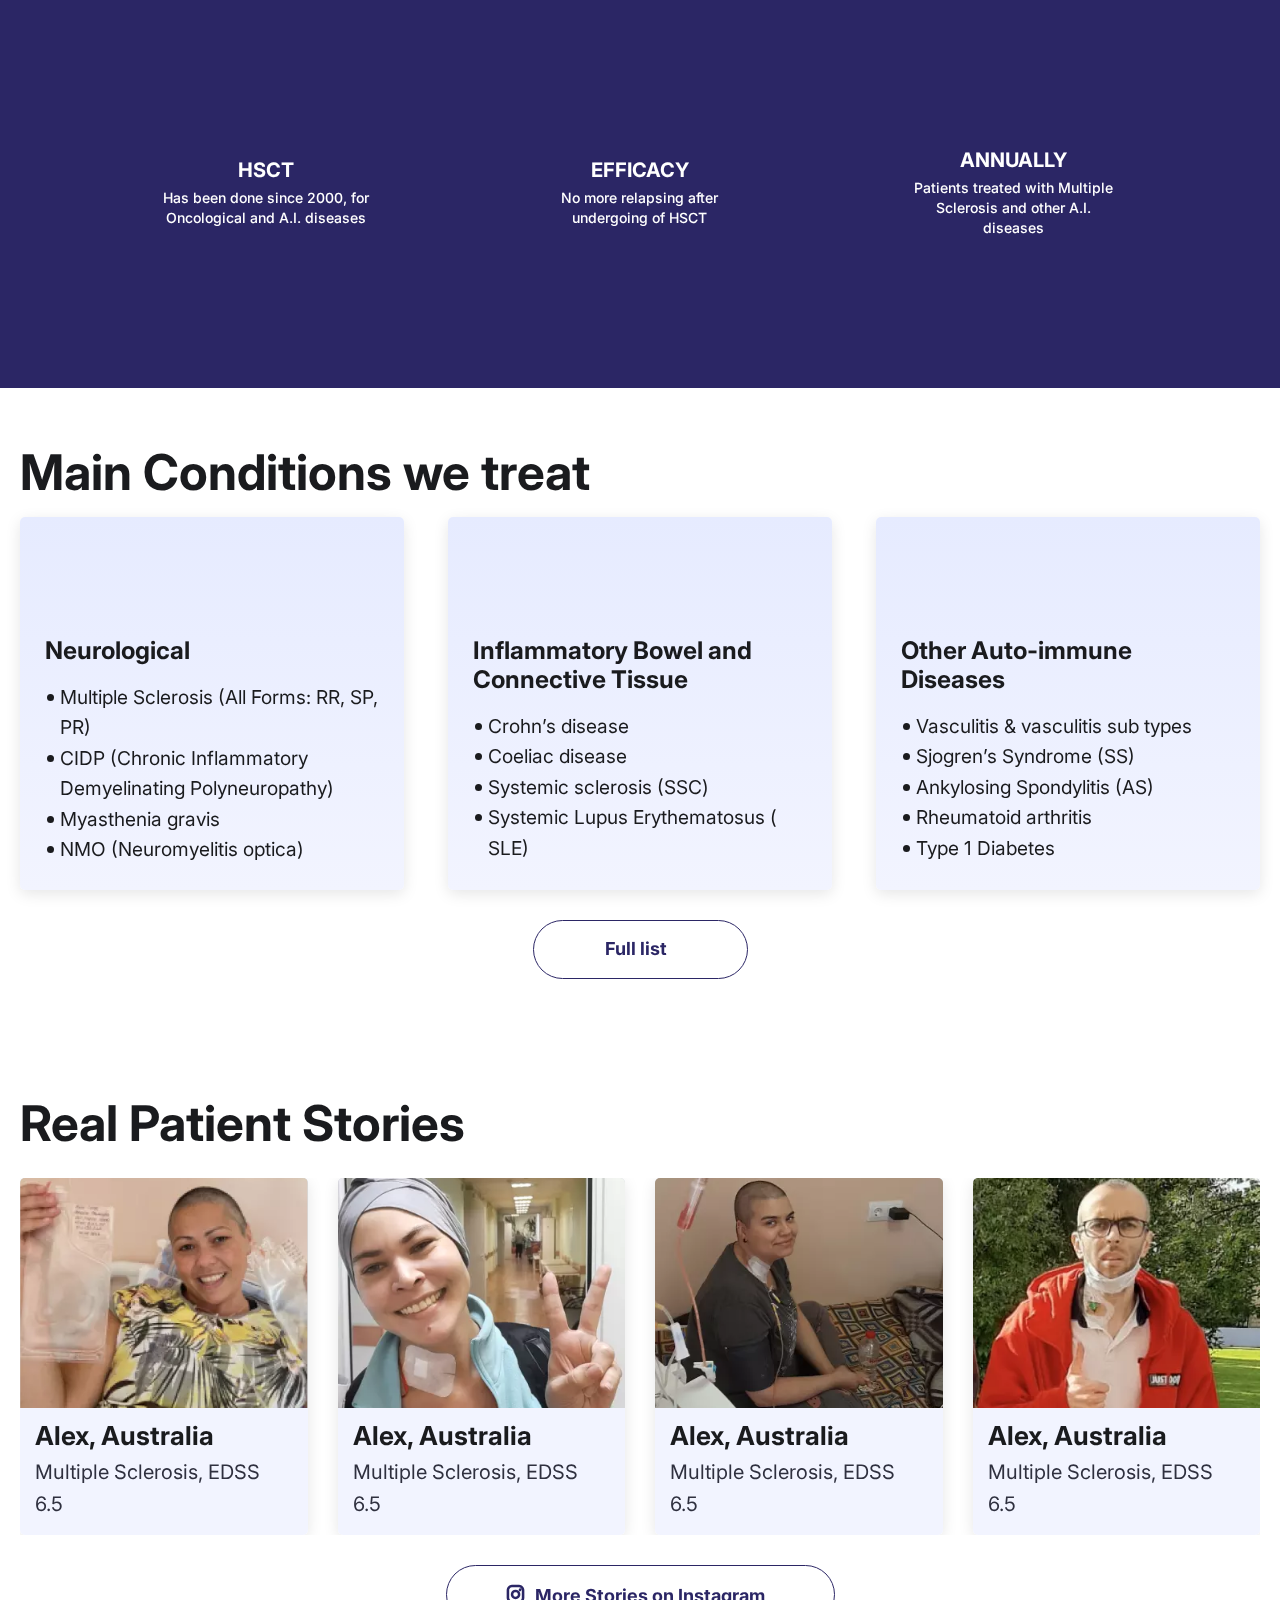
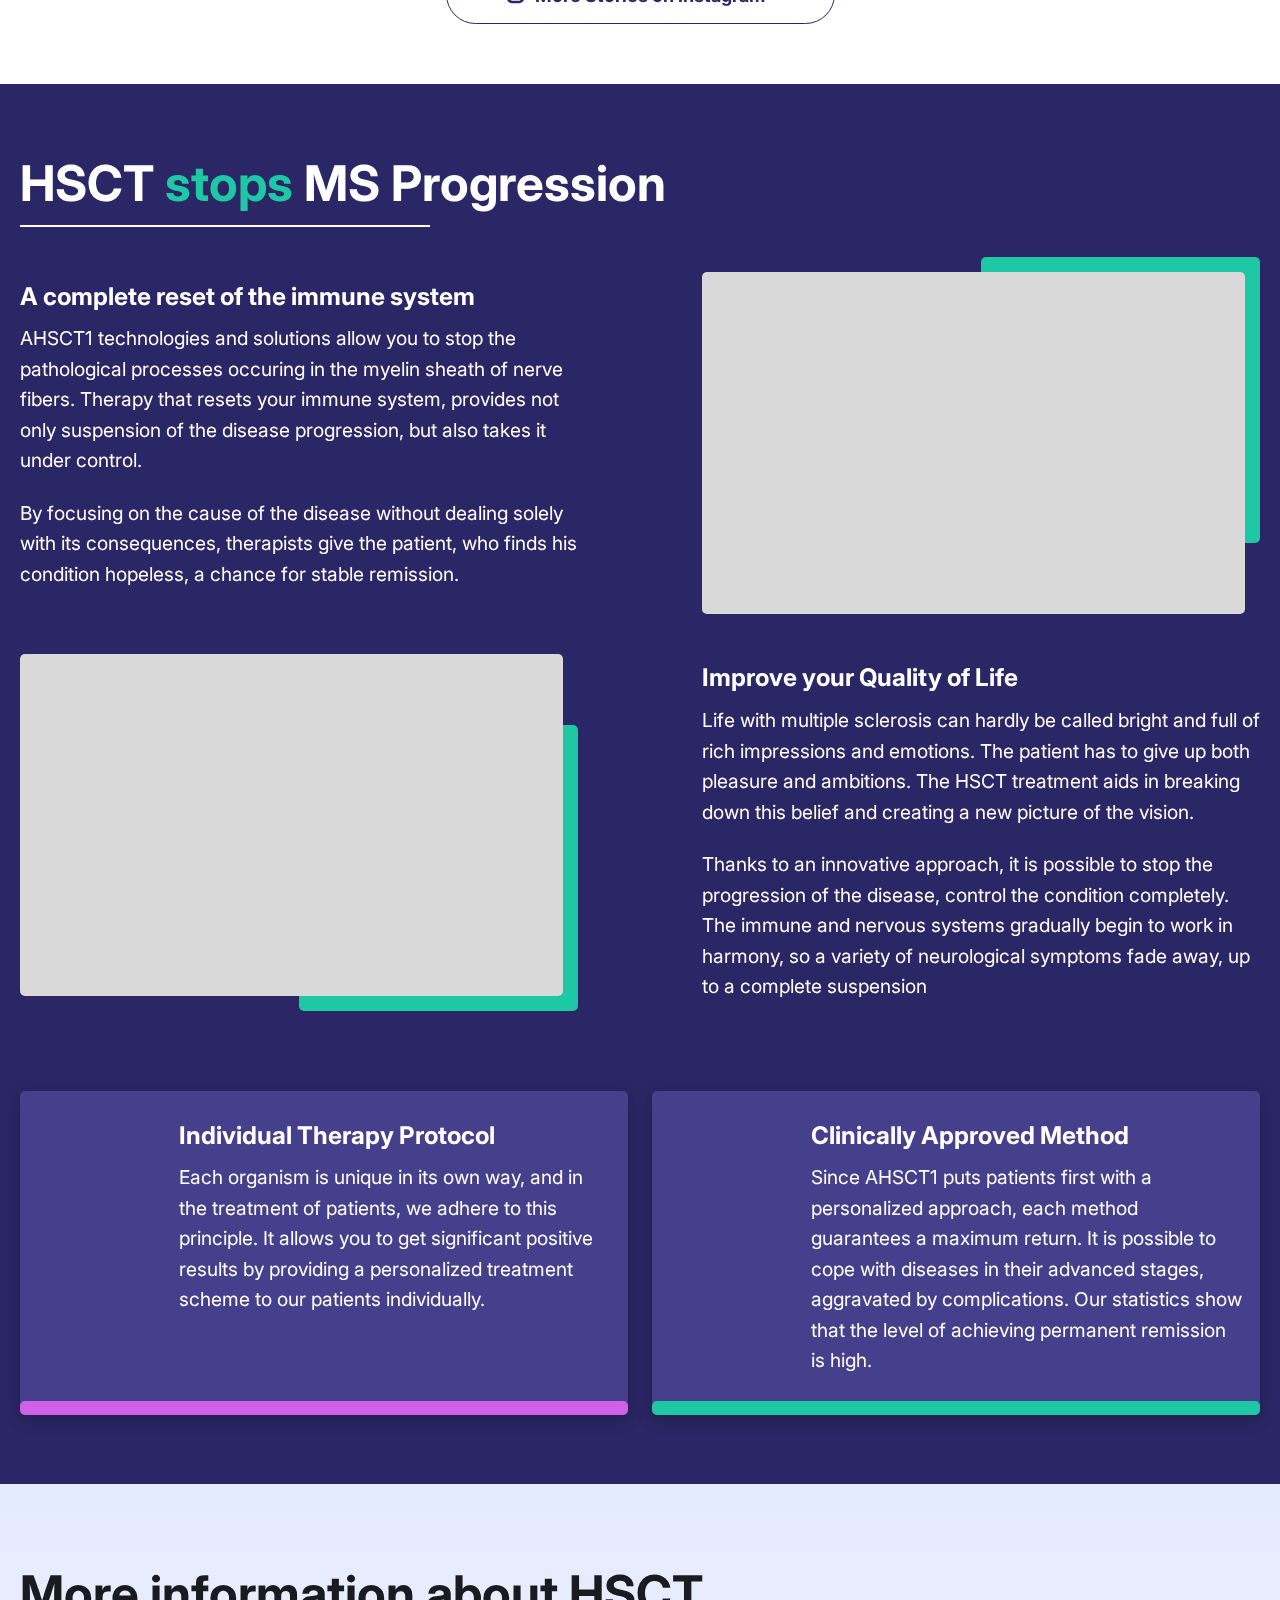
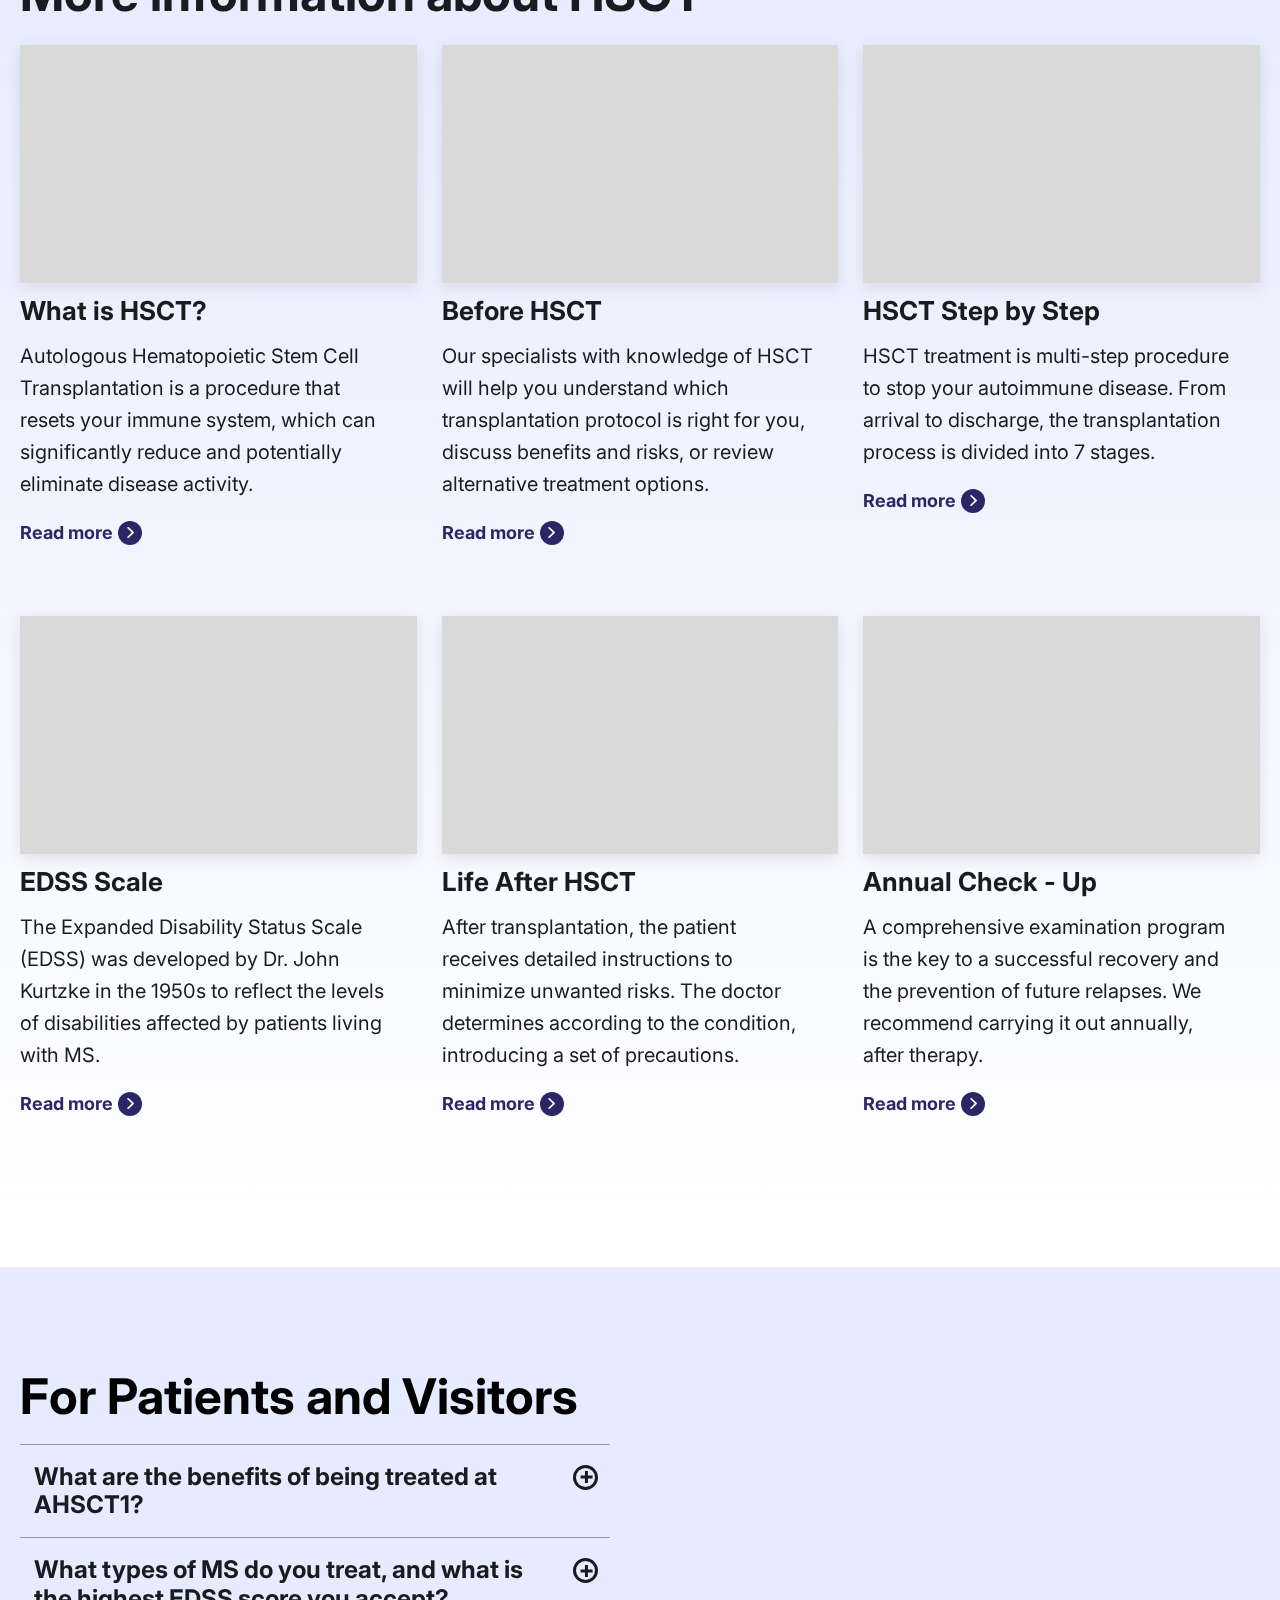
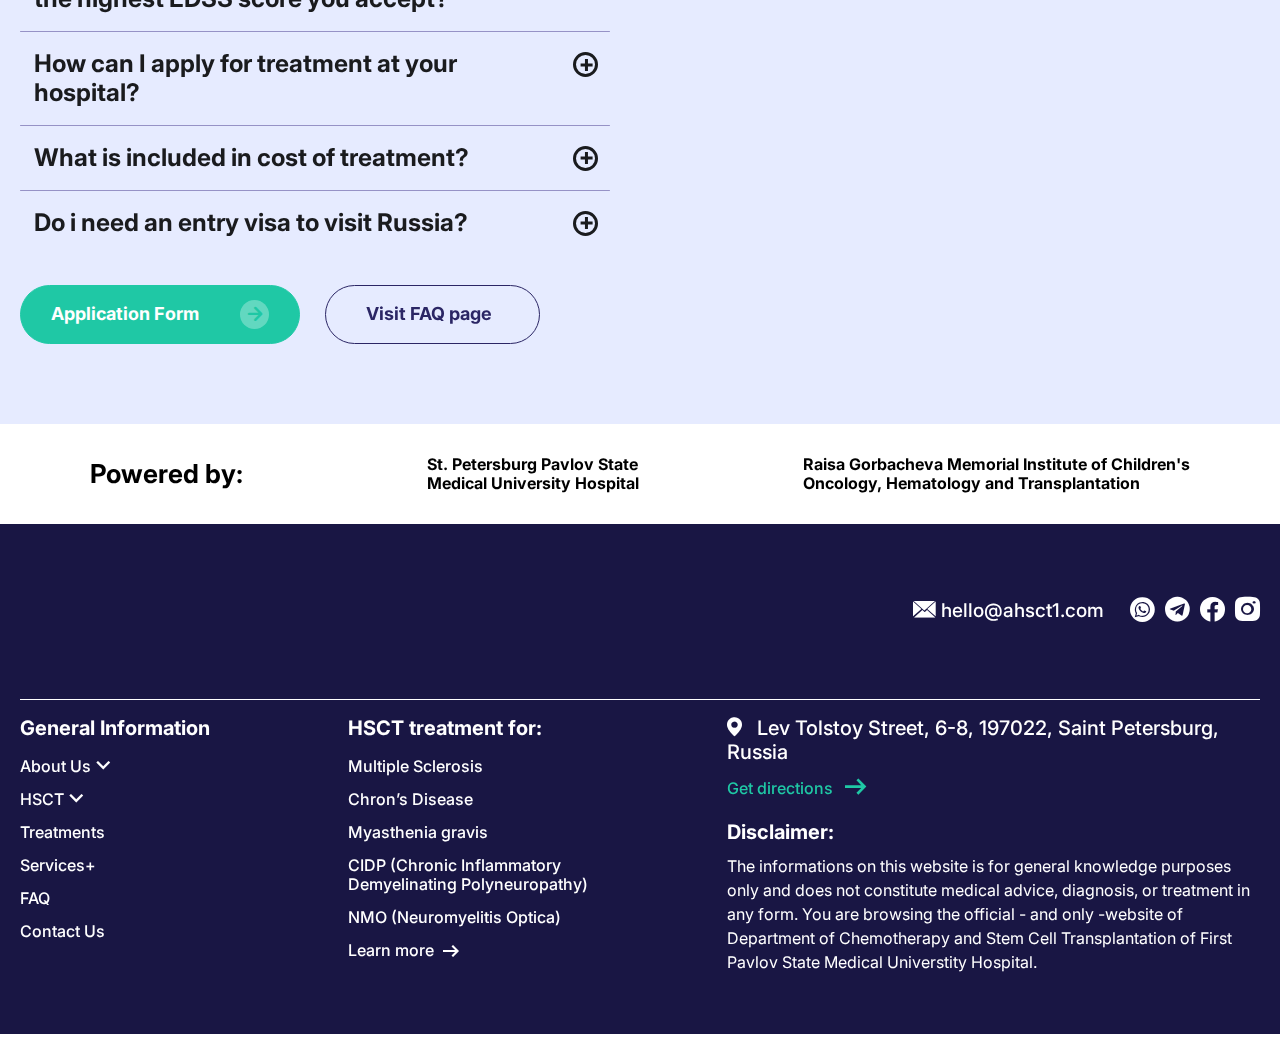
<file: index1.html>
<!DOCTYPE html>

<html lang="ru">
	<!--Заголовок страницы, контейнер для других важных данных (не отображается)-->
	<head>
		<!--Заголовок страницы-->
		<title>Title</title>
		<link
			rel="icon"
			type="image/x-icon"
			sizes="192x192"
			href="img/favicon.ico"
		/>
		<meta charset="utf-8">
		<meta name="viewport" content="width=device-width">
		<meta name="format-detection" content="telephone=no">
		<meta name="description" content="Mary's simple recipe for maple bacon donuts makes a sticky, sweet treat with just a hint of salt that you'll keep coming back for.">
		<!--===============================-->
		<!--Libs-->


		<!--===============================-->
		<!--Css-->
			<link rel="stylesheet" href="css/style.css" />
		<!--===============================-->
	</head>
	<!-- Отображаемое тело страницы -->
	<body class="mnpg">
		<div class="buttton-scrol">
			<span class="icon-pointer"></span>
		</div>
		<div class="wrapper">
			<img src="img/loading-screen-ditector.webp" alt="" class="loading-screen-ditector">
			<header class="header">
				<div class="header-top">
					<div class="container">
						<a href="" class="logo-mb">
							<img src="img/header/logo-mb.svg" alt="">
						</a>
						<a href="" class="logo-text">
							<img src="img/header/logo-text.svg" alt="">
						</a>
						<div data-da=".burger-footer__icon, 767, last" class="header-top__links">
							<a href="#" class="header-top__icon-link icon-watsap"></a>
							<a href="#" class="header-top__icon-link icon-telegram"></a>
							<a href="#" class="header-top__link link-hover">
								<span class="header-top__link_icon icon-phone_in_talk"></span>
								<span class="text">
									+7 (900) 348-27-57
								</span>
							</a>
							<a href="#" class="header-top__link link-hover">
								<span class="header-top__link_icon icon-envelope"></span>
								<span class="text">
									hello@ahsct1.com
								</span>
							</a>
						</div>
						<div class="header-top_mb">
							<div data-da=".burger-footer__langvig, 767, last" class="header-top-langvig index-block-eng">
								<div class="header-top-langvig__title index-block-eng__header header-top-langvig__title_no-click">
									<img src="img/header/Social5.svg" alt="">
									<span class="header-top__langvig_text">EN</span>
									<!--<img src="img/header/Social6.svg" alt="">-->
									<span class="header-top__langvig_icon icon-coolicon"></span>
								</div>
								<div class="header-top-langvig__body index-block-eng__wrapper">
									<a href="" class="header-top-langvig__link link-hover">
										<img src="img/header/len1.svg" alt="">
										<span>
											Estonia (+372)
										</span>
									</a>
									<a href="" class="header-top-langvig__link">
										<img src="img/header/len2.svg" alt="">
										<span>
											Finland (+358)
										</span>
									</a>
									<a href="" class="header-top-langvig__link">
										<img src="img/header/len3.svg" alt="">
										<span>
											Lithuania (+370)
										</span>
									</a>
									<a href="" class="header-top-langvig__link">
										<img src="img/header/len4.svg" alt="">
										<span>
											Latvia (+371)
										</span>
									</a>
									<a href="" class="header-top-langvig__link">
										<img src="img/header/len5.svg" alt="">
										<span>
											Norway (+47)
										</span>
									</a>
									<a href="" class="header-top-langvig__link">
										<img src="img/header/len6.svg" alt="">
										<span>
											Sweden (+46)
										</span>
									</a>
								</div>
							</div>
							<div class="menu__icon ">
								<span></span>
							</div>
						</div>
					</div>
				</div>
				<div class="header-bottom">
					<div class="container">
						<a href="" class="header-bottom__logo">
							<img src="img/header/logo.svg" alt="" class="header-bottom__logo_content">
							<!--<img src="img/header/Logo-hover.svg" alt="" class="header-bottom__logo_hover">-->
						</a>
						<nav data-da=".burger-wrapper__bodu, 1064, last" class="header__nav">
							<ul data-spollers="1064,max" data-one-spoller class="header__list menu__list">
								<li class="header__link _header-list-wrapper">
									<div class="header__link_title menu__link">
										<a href="" class="link-white-hover link-hover">About Us</a>
										<span class="header__link_icon _menu__icon"></span>
									</div>
									<button tabindex="-1" type="button" data-spoller class="header-button-mb">
										<span class="icon-coolicon"></span>
									</button>
									<ul class="menu__sub-list _menu__wrapper">
										<li>
											<a href="#" class="menu__sub-link link-blek-hover link-hover">About Us</a>
										</li>
										<li>
											<a href="#" class="menu__sub-link link-blek-hover link-hover">Our team</a>
										</li>
									</ul>
								</li>
								<li class="header__link _header-list-wrapper">
									<div class="header__link_title menu__link">
										<a href="" class="link-white-hover link-hover">HSCT</a>
										<span class="header__link_icon _menu__icon"></span>
									</div>
									<button tabindex="-1" type="button" data-spoller class="header-button-mb">
										<span class="icon-coolicon"></span>
									</button>
									<ul class="menu__sub-list _menu__wrapper">
										<li>
											<a href="#" class="menu__sub-link link-blek-hover link-hover">What is HSCT?</a>
										</li>
										<li>
											<a href="#" class="menu__sub-link link-blek-hover link-hover">Before HSCT</a>
										</li>
										<li>
											<a href="#" class="menu__sub-link link-blek-hover link-hover">HSCT Step by Step</a>
										</li>
										<li>
											<a href="#" class="menu__sub-link link-blek-hover link-hover">Life After HSCT</a>
										</li>
										<li>
											<a href="#" class="menu__sub-link link-blek-hover link-hover">Annual Check - Up</a>
										</li>
										<li>
											<a href="#" class="menu__sub-link link-blek-hover link-hover">Application form</a>
										</li>
									</ul>
								</li>
								<li class="header__link">
									<a href="" class="menu__link link-white-hover link-hover">
										Treatments
									</a>
								</li>
								<li class="header__link">
									<a href="" class="menu__link link-white-hover link-hover">
										Services+
									</a>
								</li>
								<li class="header__link">
									<a href="" class="menu__link link-white-hover link-hover">
										FAQ
									</a>
								</li>
								<li class="header__link">
									<a href="" class="menu__link link-white-hover link-hover">
										Contact Us
									</a>
								</li>
							</ul>
						</nav>
						<a href="" data-da=".burger__wrapper, 767, first" class="header-bottom__button button-hover-blue">
							<span class="header-bottom__button_text header-bottom__button_text-pc">
								Request a consultation
							</span>
							<span class="header-bottom__button_text header-bottom__button_text-mb">
								Application Form
							</span>
							<span class="header-bottom__button_icon icon-button"></span>
						</a>
					</div>
				</div>
				<div class="burger menu__body">
					<div class="burger__wrapper">
						<a href="" class="burger-button">
							<span class="burger-button_text">
								Request a consultation
							</span>
							<span class="burger-button_icon icon-button"></span>
						</a>
						<div class="burger-wrapper__bodu">
							
						</div>
						<div class="burger-footer">
							<div class="burger-footer__icon">
								
							</div>
							<div class="burger-footer__langvig">
								
							</div>
						</div>
					</div>
				</div>
			</header>
			<div class="index-blok index-blok_adaptiv-img mnindex-blok incont">
				<div class="container">
					<div class="index-blok__body">
						<div class="index-blok__content">
							<img src="img/index-blok/decor.png" alt="" class="index-blok__content_img">
							<img src="img/index-blok/decor-mb.png" alt="" class="index-blok__content_img-mb">
							<div class="index-blok-header">
								<div class="index-blok-header__img">
									<img src="img/index-blok/2.png" alt="">
								</div>
								<div class="index-blok-header__content">
									<div class="index-blok-header__title">
										Member of:
									</div>
									<div class="index-blok-header__text">
										European Society for Blood and Marrow Transplantation
									</div>
								</div>
							</div>
							<div class="index-blok__title _index-blok__title-anima">
								<span class="index-blok__title_first">HSCT Treatment</span>
							</div>
							<div class="index-blok__title_mb">
								HSCT Treatment <br>for Multiple Sclerosis and other Autoimmune Diseases.
							</div>
							<div class="ghostt">
								<span class="index-blok__title_text">HSCT Treatment <br>for Multiple Sclerosis and other Autoimmune Diseases.</span>
							</div>
							<a href="" class="index-blok__button button-hover-green">
								<span>
									Apply for HSCT Today
								</span>
								<span class="index-blok__button_icon icon-button"></span>
							</a>
						</div>
						<div class="index-blok-img">
							<div class="index-blok-img__content ibg">
								<span data-ibg="img/index-blok/img1.webp" class="_span-img _webp"></span>
								<span data-ibg="img/index-blok/img1.png" class="_span-img _jpg"></span>
							</div>
						</div>
					</div>
				</div>
				<img class="bgimg" src="img/index-blok/icon1.svg" alt="">
				<img class="bgimg" src="img/index-blok/icon2.svg" alt="">
				<img class="bgimg" src="img/index-blok/icon3.svg" alt=""> 
			</div>
			<div class="text-blok">
				<div class="container">
					<div class="text-blok__body">
						<div class="text-blok-img">
							<img src="img/text-blok/decor.svg" alt="" class="text-blok-img__decor">
							<div class="text-blok-img__content ibg">
								<span data-ibg="img/text-blok/content1.webp" class="_span-img _webp"></span>
								<span data-ibg="img/text-blok/content1.png" class="_span-img _jpg"></span>
							</div>
						</div>
						<div class="text-blok__content">
							<div class="text-blok__title">
								Discover <span>AHSCT1</span>
							</div>
							<div class="text-blok__text">
								<p>
									AHSCT1 is the specialized medical center for the treatment of autoimmune,
									oncological, and hematological diseases in Russia and Europe. We have been
									carrying out the transplantation of hematopoietic stem cells at the First Pavlov
									Medical University Hospital since 
									<span>2000.</span>
								</p>
								<p>
									Our center achieved stunning results in the transplantation of hematopoietic
									stem cells from the bone marrow. The mortality rate from HSCT treatment 
									for Multiple sclerosis is less than 
									<span>0.2%</span>
								</p>
								<p>
									In general, the success of therapy exceeds <span>95%</span>. Moreover, when calculating 
									this indicator, we took into account the most difficult cases, including
									transplant patients with relapses.
								</p>
							</div>
							<a href="" class="text-blok__button">
								<span>
									Learn more about AHSCT 1
								</span>
								<span class="text-blok__button_icon icon-button"></span>
							</a>
						</div>
					</div>
				</div>
			</div>
			<div class="statistics">
				<div class="container">
					<div class="statistics__body">
						<div class="statistics-blok swiper-slide">
							<img data-src="img/statistics/1.png" src="img/plug.png" alt="">
							<div data-num="500" class="statistics-blok__title">0</div>
							<div class="statistics-blok__sub-title">
								HSCT
							</div>
							<div class="statistics-blok__text">
								Has been done since 2000, for Oncological and A.I. diseases
							</div>
						</div>
						<div class="statistics-blok swiper-slide">
							<img data-src="img/statistics/2.png" src="img/plug.png" alt="">
							<div data-num="95" class="statistics-blok__title">0</div>
							<div class="statistics-blok__sub-title">
								EFFICACY
							</div>
							<div class="statistics-blok__text">
								No more relapsing after undergoing of HSCT
							</div>
						</div>
						<div class="statistics-blok swiper-slide">
							<img data-src="img/statistics/3.png" src="img/plug.png" alt="">
							<div class="statistics-blok__title" data-num="100">0</div>
							<div class="statistics-blok__sub-title">
								ANNUALLY
							</div>
							<div class="statistics-blok__text">
								Patients treated with Multiple Sclerosis and other A.I. diseases
							</div>
						</div>
					</div>
				</div>
			</div>
			<div class="diseases">
				<div class="container">
					<div class="diseases__title">
						Main Conditions we treat
					</div>
					<div class="diseases__body">
						<div class="diseases-blok">
							<div class="diseases-blok__img">
								<img data-src="img/diseases/icon.svg" src="img/plug.png" alt="">
							</div>
							<div class="diseases-blok__title">
								Neurological
							</div>
							<div class="diseases-blok__list">
								<p>
									Multiple Sclerosis (All Forms: RR, SP, PR)
								</p>
								<p>
									CIDP (Chronic Inflammatory Demyelinating Polyneuropathy)
								</p>
								<p>
									Myasthenia gravis
								</p>
								<p>
									NMO (Neuromyelitis optica)
								</p>
							</div>
						</div>
						<div class="diseases-blok">
							<div class="diseases-blok__img">
								<img data-src="img/diseases/icon2.svg" src="img/plug.png" alt="">
							</div>
							<div class="diseases-blok__title">
								Inflammatory Bowel and Connective Tissue
							</div>
							<div class="diseases-blok__list">
								<p>
									Crohn’s disease
								</p>
								<p>
									Coeliac disease
								</p>
								<p>
									Systemic sclerosis (SSС)
								</p>
								<p>
									Systemic Lupus Erythematosus ( SLE)
								</p>
							</div>
						</div>
						<div class="diseases-blok">
							<div class="diseases-blok__img">
								<img data-src="img/diseases/icon3.svg" src="img/plug.png" alt="">
							</div>
							<div class="diseases-blok__title">
								Other Auto-immune Diseases
							</div>
							<div class="diseases-blok__list">
								<p>
									Vasculitis & vasculitis sub types
								</p>
								<p>
									Sjogren’s Syndrome (SS)
								</p>
								<p>
									Ankylosing Spondylitis (AS)
								</p>
								<p>
									Rheumatoid arthritis
								</p>
								<p>
									Type 1 Diabetes
								</p>
							</div>
						</div>
					</div>
					<a href="" class="diseases-button button-hover-blue-border">
						<span>
							Full list
						</span>
						<img data-src="img/diseases/1.png" src="img/plug.png" alt="">
					</a>
				</div>
			</div>
			<div class="index-slaider">
				<div class="container">
					<div class="index-slaider__title">
						Real Patient Stories
					</div>
					<div class="swiperOne-button-next" data-da=".mySwiperOne__mb-button, 620, last">
						<img data-src="img/index-slaider/icon2.svg" src="img/plug.png" alt="">
					</div>
					<div class="swiperOne-button-prev" data-da=".mySwiperOne__mb-button, 620, last">
						<img data-src="img/index-slaider/icon1.svg" src="img/plug.png" alt="">
					</div>
					<div class="index-slaider__body swiper mySwiperOne">
						<div class="swiper-wrapper">
							<div class="index-slaider-blok swiper-slide">
								<div class="index-slaider-blok__img">
									<div class="ibg">
										<span data-ibg="img/index-slaider/1.webp" class="_span-img _webp"></span>
										<span data-ibg="img/index-slaider/1.png" class="_span-img _jpg"></span>
									</div>
								</div>
								<div class="index-slaider-blok__title">
									Alex, Australia
								</div>
								<div class="index-slaider-blok__text">
									Multiple Sclerosis, EDSS 6.5
								</div>
							</div>
							<div class="index-slaider-blok swiper-slide">
								<div class="index-slaider-blok__img ibg">
									<span data-ibg="img/index-slaider/2.webp" class="_span-img _webp"></span>
									<span data-ibg="img/index-slaider/2.png" class="_span-img _jpg"></span>
								</div>
								<div class="index-slaider-blok__title">
									Alex, Australia
								</div>
								<div class="index-slaider-blok__text">
									Multiple Sclerosis, EDSS 6.5
								</div>
							</div>
							<div class="index-slaider-blok swiper-slide">
								<div class="index-slaider-blok__img ibg">
									<span data-ibg="img/index-slaider/3.webp" class="_span-img _webp"></span>
									<span data-ibg="img/index-slaider/3.png" class="_span-img _jpg"></span>
								</div>
								<div class="index-slaider-blok__title">
									Alex, Australia
								</div>
								<div class="index-slaider-blok__text">
									Multiple Sclerosis, EDSS 6.5
								</div>
							</div>
							<div class="index-slaider-blok swiper-slide">
								<div class="index-slaider-blok__img ibg">
									<span data-ibg="img/index-slaider/4.webp" class="_span-img _webp"></span>
									<span data-ibg="img/index-slaider/4.png" class="_span-img _jpg"></span>
								</div>
								<div class="index-slaider-blok__title">
									Alex, Australia
								</div>
								<div class="index-slaider-blok__text">
									Multiple Sclerosis, EDSS 6.5
								</div>
							</div>
							<div class="index-slaider-blok swiper-slide">
								<div class="index-slaider-blok__img ibg">
									<span data-ibg="img/index-slaider/4.webp" class="_span-img _webp"></span>
									<span data-ibg="img/index-slaider/4.png" class="_span-img _jpg"></span>
								</div>
								<div class="index-slaider-blok__title">
									Alex, Australia
								</div>
								<div class="index-slaider-blok__text">
									Multiple Sclerosis, EDSS 6.5
								</div>
							</div>
							<div class="index-slaider-blok swiper-slide">
								<div class="index-slaider-blok__img ibg">
									<span data-ibg="img/index-slaider/4.webp" class="_span-img _webp"></span>
									<span data-ibg="img/index-slaider/4.png" class="_span-img _jpg"></span>
								</div>
								<div class="index-slaider-blok__title">
									Alex, Australia
								</div>
								<div class="index-slaider-blok__text">
									Multiple Sclerosis, EDSS 6.5
								</div>
							</div>
							<div class="index-slaider-blok swiper-slide">
								<div class="index-slaider-blok__img ibg">
									<span data-ibg="img/index-slaider/4.webp" class="_span-img _webp"></span>
									<span data-ibg="img/index-slaider/4.png" class="_span-img _jpg"></span>
								</div>
								<div class="index-slaider-blok__title">
									Alex, Australia
								</div>
								<div class="index-slaider-blok__text">
									Multiple Sclerosis, EDSS 6.5
								</div>
							</div>
						</div>
					</div>
					<div class="mySwiperOne__mb-button"></div>
					<a href="" class="diseases-button button-hover-blue-border">
						<span>
							<span class="icon-instagram"></span>
							More Stories on Instagram
						</span>
						<img data-src="img/diseases/1.png" src="img/plug.png" alt="">
					</a>
				</div>
			</div>
			<div class="stop-sclerosis">
				<div class="container">
					<div class="stop-sclerosis__title">
						HSCT <span>stops</span> MS Progression
					</div>
					<div class="stop-sclerosis-body">
						<div class="stop-sclerosis-body-content">
							<div class="stop-sclerosis-body-content__title">
								A complete reset of the immune system
							</div>
							<div class="stop-sclerosis-body-content__text">
								<p>
									AHSCT1 technologies and solutions allow you to stop the pathological processes occuring in the myelin sheath of nerve fibers. Therapy that
									resets your immune system, provides not only suspension of the
									disease progression, but also takes it under control.
								</p>
								<p class="mb-767__displai-none">
									By focusing on the cause of the disease without dealing solely with its consequences, therapists give the patient, who finds his condition
									hopeless, a chance for stable remission.
								</p>
							</div>
						</div>
						<div class="stop-sclerosis-img stop-sclerosis-img_right">
							<div class="stop-sclerosis-img__content ibg">
								<img data-src="img/stop-sclerosis/img1.jpg" src="img/plug.png" alt="">
							</div>
						</div>
					</div>
					<div class="stop-sclerosis-body">
						<div class="stop-sclerosis-img stop-sclerosis-img_left">
							<div class="stop-sclerosis-img__content ibg">
								<img data-src="img/stop-sclerosis/img2.jpg" src="img/plug.png" alt="">
							</div>
						</div>
						<div class="stop-sclerosis-body-content">
							<div class="stop-sclerosis-body-content__title">
								Improve your Quality of Life
							</div>
							<div class="stop-sclerosis-body-content__text">
								<p class="mb-767__displai-none">
									Life with multiple sclerosis can hardly be called bright and full of rich impressions and emotions. The patient has to give up both pleasure and ambitions. The HSCT treatment aids in breaking down this belief and creating a new picture of the vision.
								</p>
								<p>
									Thanks to an innovative approach, it is possible to stop the progression of the disease, control the condition completely.
									The immune and nervous systems gradually begin to work in harmony,
									so a variety of neurological symptoms fade away, up to a complete suspension
								</p>
							</div>
						</div>
					</div>
					<div class="stop-sclerosis-footer">
						<div class="stop-sclerosis-footer__blok stop-sclerosis-footer__blok_pink">
							<div class="stop-sclerosis-footer__img">
								<img data-src="img/stop-sclerosis/1.svg" src="img/plug.png" alt="">
							</div>
							<div class="stop-sclerosis-footer__content">
								<div class="stop-sclerosis-footer__title">
									Individual Therapy Protocol
								</div>
								<div class="stop-sclerosis-footer__text">
									Each organism is unique in its own way, and in 
									the treatment of patients, we adhere to this principle.
									It allows you to get significant positive results by 
									providing a personalized treatment scheme to
									our patients individually.
								</div>
							</div>
						</div>
						<div class="stop-sclerosis-footer__blok stop-sclerosis-footer__blok_green">
							<div class="stop-sclerosis-footer__img">
								<img data-src="img/stop-sclerosis/2.svg" src="img/plug.png" alt="">
							</div>
							<div class="stop-sclerosis-footer__content">
								<div class="stop-sclerosis-footer__title">
									Clinically Approved Method
								</div>
								<div class="stop-sclerosis-footer__text">
									Since AHSCT1 puts patients first with a personalized approach, each method guarantees a maximum return. 
									It is possible to cope with diseases in their advanced stages, aggravated by complications. Our statistics show that 
									the level of achieving permanent remission is high.
								</div>
							</div>
						</div>
					</div>
				</div>
			</div>
			<div class="additional-information">
				<div class="container">
					<div class="additional-information__title">
						More information about HSCT
					</div>
					<div class="additional-information__body">
						<div class="additional-information-blok">
							<div class="additional-information-blok__img ibg">
								<img data-src="img/additional-information/1.png" src="img/plug.png" alt="">
							</div>
							<div class="additional-information-blok__title">
								What is HSCT?
							</div>
							<div class="additional-information-blok__text">
								Autologous Hematopoietic Stem Cell 
								Transplantation is a procedure that resets your
								immune system, which can significantly reduce and 
								potentially eliminate disease activity.
							</div>
							<span>
								<a href="" class="additional-information-blok__link">
									Read more
									<span class="icon-pointer"></span>
								</a>
							</span>
						</div>
						<div class="additional-information-blok">
							<div class="additional-information-blok__img ibg">
								<img data-src="img/additional-information/2.png" src="img/plug.png" alt="">
							</div>
							<div class="additional-information-blok__title">
								Before HSCT
							</div>
							<div class="additional-information-blok__text">
								Our specialists with knowledge of HSCT will 
								help you understand which transplantation
								protocol is right for you, discuss benefits and
								risks, or review alternative treatment options.
							</div>
							<span>
								<a href="" class="additional-information-blok__link">
									Read more
									<span class="icon-pointer"></span>
								</a>
							</span>
						</div>
						<div class="additional-information-blok">
							<div class="additional-information-blok__img ibg">
								<img data-src="img/additional-information/3.png" src="img/plug.png" alt="">
							</div>
							<div class="additional-information-blok__title">
								HSCT Step by Step
							</div>
							<div class="additional-information-blok__text">
								HSCT treatment is multi-step procedure to stop
								your autoimmune disease. From arrival to
								discharge, the transplantation process is divided
								into 7 stages.
							</div>
							<span>
								<a href="" class="additional-information-blok__link">
									Read more
									<span class="icon-pointer"></span>
								</a>
							</span>
						</div>
						<div class="additional-information-blok">
							<div class="additional-information-blok__img ibg">
								<img data-src="img/additional-information/4.png" src="img/plug.png" alt="">
							</div>
							<div class="additional-information-blok__title">
								EDSS Scale
							</div>
							<div class="additional-information-blok__text">
								The Expanded Disability Status Scale (EDSS)
								was developed by Dr. John Kurtzke in the 1950s
								to reflect the levels of disabilities affected
								 by patients living with MS.
							</div>
							<span>
								<a href="" class="additional-information-blok__link">
									Read more
									<span class="icon-pointer"></span>
								</a>
							</span>
						</div>
						<div class="additional-information-blok">
							<div class="additional-information-blok__img ibg">
								<img data-src="img/additional-information/5.png" src="img/plug.png" alt="">
							</div>
							<div class="additional-information-blok__title">
								Life After HSCT
							</div>
							<div class="additional-information-blok__text">
								After transplantation, the patient receives 
								detailed instructions to minimize unwanted
								risks. The doctor determines according to the
								condition, introducing a set of precautions.
							</div>
							<span>
								<a href="" class="additional-information-blok__link">
									Read more
									<span class="icon-pointer"></span>
								</a>
							</span>
						</div>
						<div class="additional-information-blok">
							<div class="additional-information-blok__img ibg">
								<img data-src="img/additional-information/6.png" src="img/plug.png" alt="">
							</div>
							<div class="additional-information-blok__title">
								Annual Check - Up
							</div>
							<div class="additional-information-blok__text">
								A comprehensive examination program is
								the key to a successful recovery and the 
								prevention of future relapses. We recommend
								carrying it out annually, after therapy.
							</div>
							<span>
								<a href="" class="additional-information-blok__link">
									Read more
									<span class="icon-pointer"></span>
								</a>
							</span>
						</div>
					</div>
				</div>
			</div>
			<div class="index-spoiler">
				<div class="container">
					<div class="index-spoiler__body">
						<div data-spollers data-one-spoller class="index-spoiler-content">
							<div class="index-spoiler__title">
								 For Patients and Visitors
							</div>
							<div class="index-spoiler-content__blok">
								<button tabindex="-1" type="button" data-spoller class="index-spoiler-content__title">
									What are the benefits of being treated at AHSCT1?
									<div><span></span></div>
								</button>
								<div class="index-spoiler-content__content">
									<p>
										We are using personalized treatment protocols by taking into account the analysis of all present risk factors for a particular patient. 
									</p>
									<p>
										Our multidisciplinary team of specialists (hematologist, neurologist, rheumatologist, oncologist) allows us to make competent decisions at the intersection of sciences.
									</p>
								</div>
							</div>
							<div class="index-spoiler-content__blok">
								<button tabindex="-1" type="button" data-spoller class="index-spoiler-content__title">
									What types of MS do you treat, and what is the highest EDSS score you accept?
									<div><span></span></div>
								</button>
								<div class="index-spoiler-content__content">
									<p>
										We provide treatment for patients suffering from all forms of Multiple sclerosis:
									</p>
 									<p>
										•	RRMS (Relapsing-Remitting MS)<br>
										•	SPMS (Secondary progressive MS)<br>
										•	PPMS (Primary progressive MS)<br>
									</p>
									<p>
										The highest EDSS score that we accept is <b>6,5–7<b>
									</p>
								</div>
							</div>
							<div class="index-spoiler-content__blok">
								<button tabindex="-1" type="button" data-spoller class="index-spoiler-content__title">
									How can I apply for treatment at your hospital?
									<div><span></span></div>
								</button>
								<div class="index-spoiler-content__content">
									<p>
										After getting in touch with our team for the first time by email or any type of messenger, you will be asked to fill out an application form on our website.
									</p>
									<p>
										Your data will be evaluated by Ph.D.-holding associate professor <br>
										<b>Dr. Polushin</b>,
										and you'll receive an answer with the decision as soon as possible.
									</p>
								</div>
							</div>
							<div class="index-spoiler-content__blok">
								<button tabindex="-1" type="button" data-spoller class="index-spoiler-content__title">
									What is included in cost of treatment?
									<div><span></span></div>
								</button>
								<div class="index-spoiler-content__content">
									•	AHSCT Treatment Procedure<br>
									•	Pre-treatment medical examinations<br>
									•	Full Accommodation<br>
									•	Visa support<br>
									•	Booking assistance<br>
									•	Transfers (Airport/Hospital/Hotel)<br>
									•	Meet & Greet Service<br>
									•	Personalized nutrition
								</div>
							</div>
							<div class="index-spoiler-content__blok">
								<button tabindex="-1" type="button" data-spoller class="index-spoiler-content__title">
									Do i need an entry visa to visit Russia?
									<div><span></span></div>
								</button>
								<div class="index-spoiler-content__content">
									If your citizenship requires an entry visa to Russia, 
									we will support you with all necessary documents
									and your accompanying person(s), if needed.
								</div>
							</div>
						<div class="forbttns">
						<a href="" class="index-blok__button button-hover-green">
							<span class="spntxt">
								Application Form
							</span>
							<span class="index-blok__button_icon icon-button"></span>
						</a>

						<a href="" class="diseases-button button-hover-blue-border">
							<span class="spntxt">
								Visit FAQ page
							</span>
							<img data-src="img/diseases/1.png" src="img/plug.png" alt="">
						</a>
						</div>
						</div>
						<div class="index-spoiler__img">
							<img data-src="img/index-spoiler/1.svg" src="img/plug.png" alt="">
						</div>
					</div>
				</div>
			</div>
			<footer class="footer">
				<div class="footer-top">
					<div class="container">
						<div class="footer-top__body">
							<div class="footer-top__title">
								Powered by:
							</div>
							<div class="footer-top-blok">
								<img data-src="img/footer/1.png" src="img/plug.png" alt="" class="footer-top-blok__img">
								<span>
									St. Petersburg Pavlov State <br>
									Medical University Hospital
								</span>
							</div>
							<div class="footer-top-blok">
								<img data-src="img/footer/2.png" src="img/plug.png" alt="" class="footer-top-blok__img">
								<span>
									Raisa Gorbacheva Memorial Institute of Children's <br>
									Oncology, Hematology and Transplantation
								</span>
							</div>
						</div>
					</div>
				</div>
				<div class="footer-wrapper">
					<div class="container">
						<div class="footer-wrapper-top">
							<a href="" class="footer-wrapper-top__logo">
								<img data-src="img/footer/logo.svg" src="img/plug.png" alt="">
							</a>
							<div class="footer-wrapper-top__list">
								<a href="" class="footer-wrapper-top__link footer-wrapper-top__link_text link-hover">
									<span class="icon-envelope"></span>
									hello@ahsct1.com
								</a>
								<a href="" class="footer-wrapper-top__link link-hover">
									<span class="icon-watsap"></span>
								</a>
								<a href="" class="footer-wrapper-top__link link-hover">
									<span class="icon-telegram"></span>
								</a>
								<a href="" class="footer-wrapper-top__link link-hover">
									<span class="icon-facebook"></span>
								</a>
								<a href="" class="footer-wrapper-top__link link-hover">
									<span class="icon-instagram-black"></span>
								</a>
							</div>
						</div>
						<div class="footer-wrapper__body">
							<div data-spollers data-one-spoller class="footer-wrapper-list">
								<div class="footer-wrapper-list__title">
									General Information
								</div>
								<div class="footer-wrapper-link">
									<button tabindex="-1" type="button" data-spoller class="footer-wrapper-link__title link-hover">
										About Us <span class="icon-coolicon"></span>
									</button>
									<div class="footer-wrapper-link__sub-list">
										<a href="" class="link-hover">
											About Us
										</a>
										<a href="" class="link-hover">
											Our team
										</a>
										<a href="" class="link-hover">
											HSCT Centre
										</a>
									</div>
								</div>
								<div class="footer-wrapper-link">
									<button tabindex="-1" type="button" data-spoller class="footer-wrapper-link__title link-hover">
										HSCT <span class="icon-coolicon"></span>
									</button>
									<div class="footer-wrapper-link__sub-list">
										<a href="" class="link-hover">
											What is HSCT
										</a>
										<a href="" class="link-hover">
											Before HSCT
										</a>
										<a href="" class="link-hover">
											HSCT Step by Step
										</a>
										<a href="" class="link-hover">
											Life After HSCT
										</a>
										<a href="" class="link-hover">
											Annual Check - Up
										</a>
									</div>
								</div>
								<div class="footer-wrapper-link">
									<a href="" class="link-hover">
										Treatments
									</a>
								</div>
								<div class="footer-wrapper-link">
									<a href="" class="link-hover">
										Services+
									</a>
								</div>
								<div class="footer-wrapper-link">
									<a href="" class="link-hover">
										FAQ
									</a>
								</div>
								<div class="footer-wrapper-link">
									<a href="" class="link-hover">
										Contact Us
									</a>
								</div>
							</div>
							<div data-spollers data-one-spoller class="footer-wrapper-list">
								<div class="footer-wrapper-list__title">
									HSCT treatment for:
								</div>
								<div class="footer-wrapper-link">
									<a href="" class="link-hover">
										Multiple Sclerosis
									</a>
								</div>
								<div class="footer-wrapper-link">
									<a href="" class="link-hover">
										Chron’s Disease
									</a>
								</div>
								<div class="footer-wrapper-link">
									<a href="" class="link-hover">
										Myasthenia gravis
									</a>
								</div>
								<div class="footer-wrapper-link">
									<a href="" class="link-hover">
										CIDP (Chronic Inflammatory
										Demyelinating Polyneuropathy)
									</a>
								</div>
								<div class="footer-wrapper-link">
									<a href="" class="link-hover">
										NMO (Neuromyelitis Optica)
									</a>
								</div>
								<div class="footer-wrapper-link">
									<a href="" class="link-hover">
										Learn more <span class="icon-pointer-reght"></span>
									</a>
								</div>
							</div>
							<div class="footer-wrapper-content">
								<div class="footer-wrapper-content__wrapper">
									<a href="" class="footer-wrapper-content__geolocachion link-hover">
										<span class="icon-cards"></span>
										Lev Tolstoy Street, 6-8, 197022, Saint Petersburg, Russia
									</a>
									<div class="footer-wrapper-content__link">
										<a href="">
											Get directions
											<span class="icon-pointer-reght"></span>
										</a>
									</div>
								</div>
								<div class="footer-wrapper-content__title">
									Disclaimer:
								</div>
								<div class="footer-wrapper-content__text">
									The informations on this website is for general knowledge purposes only 
									and does not constitute medical advice, diagnosis, or treatment in any form.
									You are browsing the official - and only -website of
									Department of Chemotherapy and Stem Cell Transplantation
									of First Pavlov State Medical Universtity Hospital.
								</div>
							</div>
						</div>
					</div>
				</div>
				<div class="footer-bottom">
					<div class="container">
						<div class="footer-bottom__left">
							<div class="footer-bottom__text">
								© Copyright 2022 AHSCT1
							</div>
						</div>
						<div class="footer-bottom__list">
							<a href="" class="footer-bottom__link link-hover">
								Terms of Conditions
							</a>
							<span class="footer-bottom__text">
								and
							</span>
							<a href="" class="footer-bottom__link link-hover">
								Privacy policy
							</a>
						</div>
					</div>
				</div>
			</footer>
		</div>
		<!--SWIPER--><link rel="stylesheet" href="libs/swiper-bundle.min.css" />
		<!--SWIPER--><script src="libs/swiper-bundle.min.js"></script>
		<!--JQ--><script src="libs/jquery.js"></script>
		<script src="js/custom.js" defer></script>
	</body>
</html>
</file>
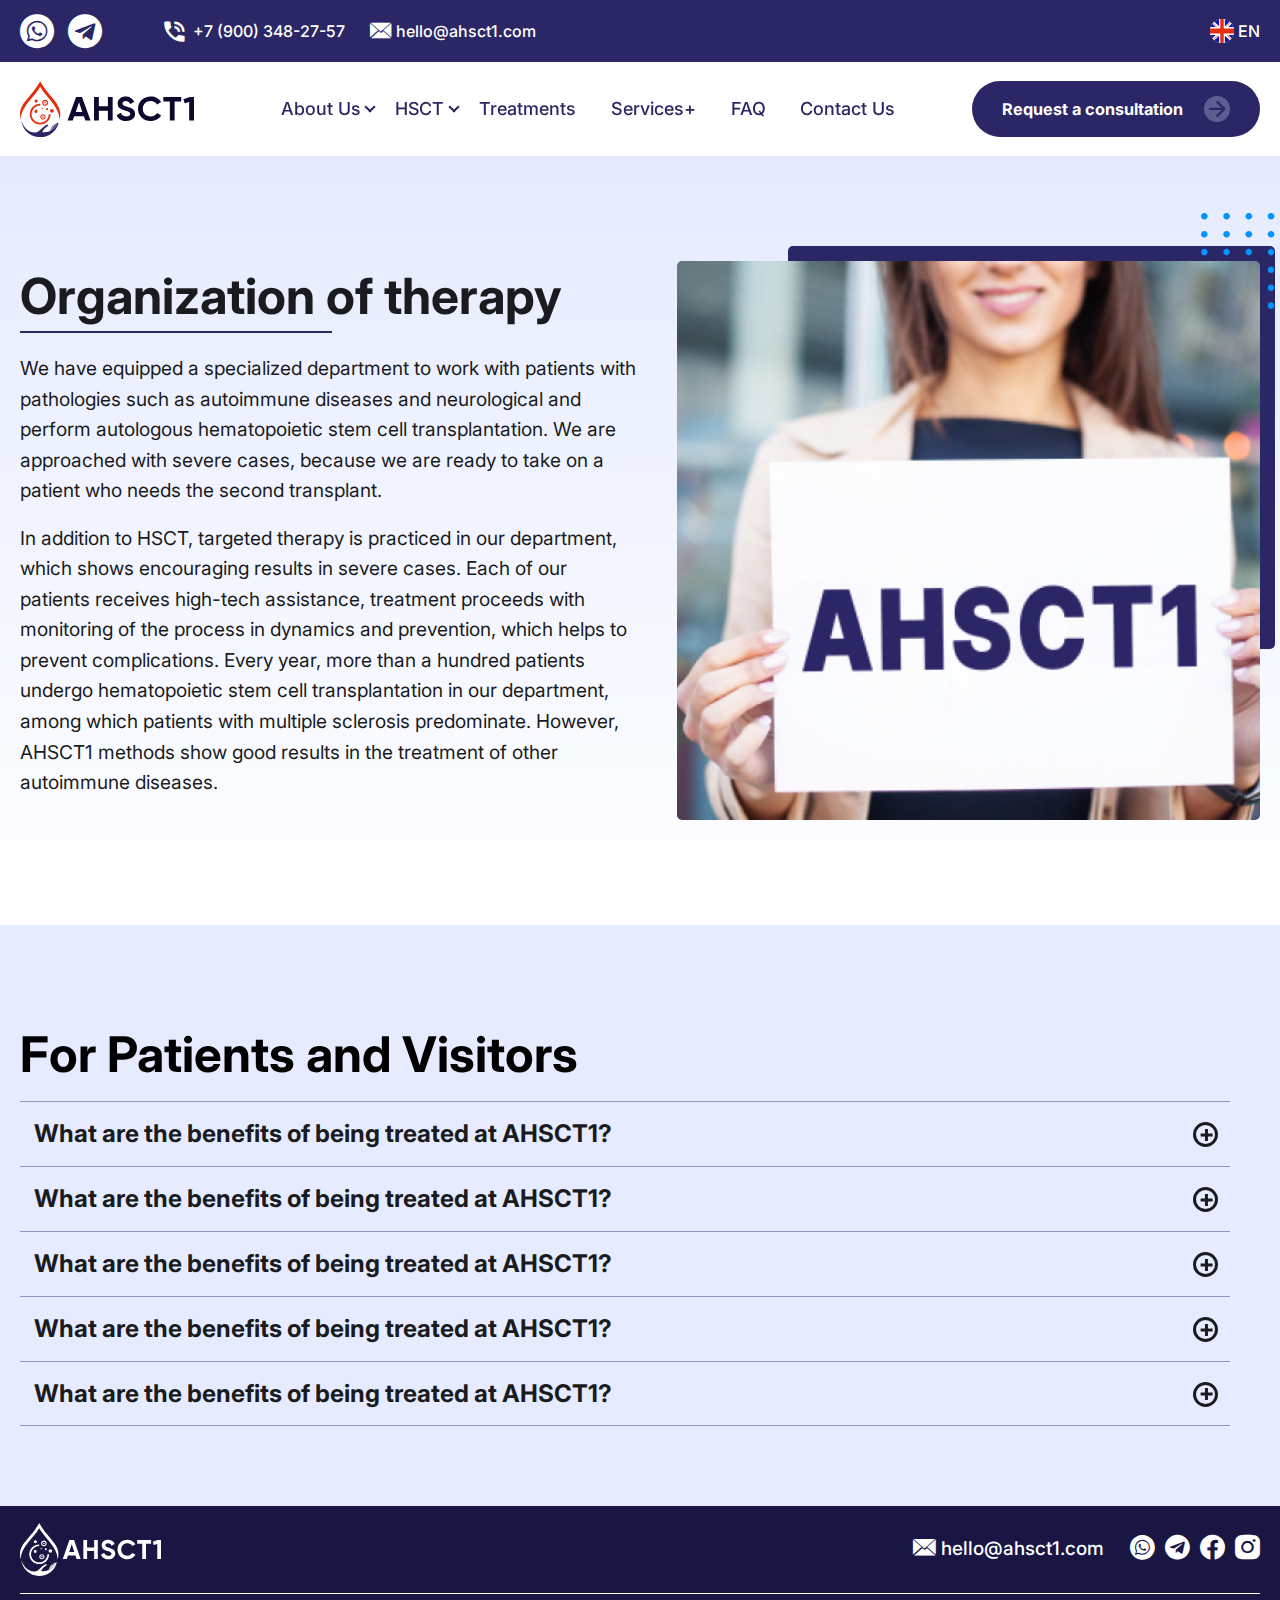
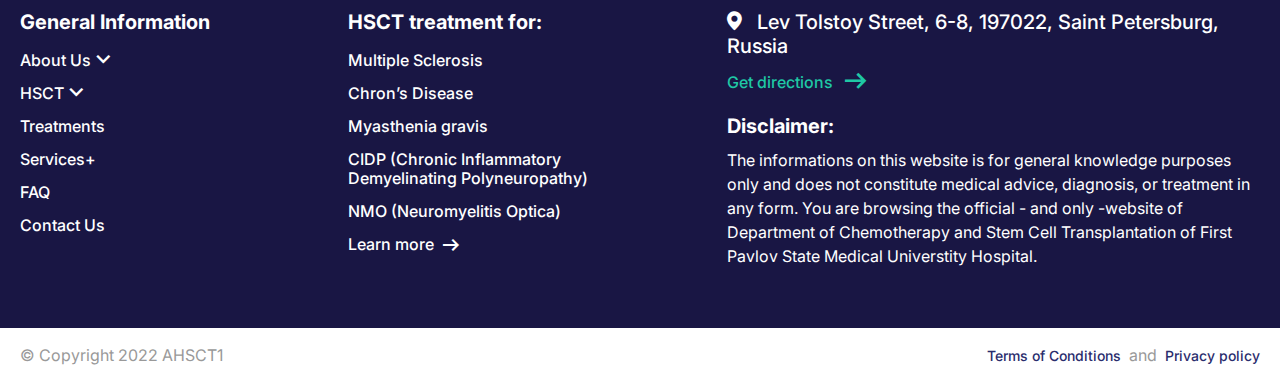
<file: services.html>
<!DOCTYPE html>

<html lang="ru">
	<!--Заголовок страницы, контейнер для других важных данных (не отображается)-->
	<head>
		<!--Заголовок страницы-->
		<title>Title</title>
		<link
			rel="icon"
			type="image/x-icon"
			sizes="192x192"
			href="img/favicon.ico"
		/>
		<!--===============================-->
		<!--Libs-->

			<!--JQ--><script src="libs/jquery.js"></script>

		<!--===============================-->
		<!--Css-->
			<link rel="stylesheet" href="css/style.css" />
		<!--===============================-->
		<meta charset="utf-8">
		<meta name="viewport" content="width=device-width">
		<meta name="format-detection" content="telephone=no">
	</head>
	<!-- Отображаемое тело страницы -->
	<body>
		<div class="buttton-scrol">
			<span class="icon-pointer"></span>
		</div>
		<div class="wrapper">
			<header class="header">
				<div class="header-top">
					<div class="container">
						<a href="" class="logo-mb">
							<img src="img/header/logo-mb.svg" alt="">
						</a>
						<a href="" class="logo-text">
							<img src="img/header/logo-text.svg" alt="">
						</a>
						<div data-da=".burger-footer__icon, 767, last" class="header-top__links">
							<a href="#" class="header-top__icon-link icon-watsap"></a>
							<a href="#" class="header-top__icon-link icon-telegram"></a>
							<a href="#" class="header-top__link link-hover">
								<span class="header-top__link_icon icon-phone_in_talk"></span>
								<span class="text">
									+7 (900) 348-27-57
								</span>
							</a>
							<a href="#" class="header-top__link link-hover">
								<span class="header-top__link_icon icon-envelope"></span>
								<span class="text">
									hello@ahsct1.com
								</span>
							</a>
						</div>
						<div class="header-top_mb">
							<div data-da=".burger-footer__langvig, 767, last" class="header-top-langvig index-block-eng">
								<div class="header-top-langvig__title index-block-eng__header header-top-langvig__title_no-click">
									<img src="img/header/Social5.svg" alt="">
									<span class="header-top__langvig_text">EN</span>
									<!--<img src="img/header/Social6.svg" alt="">-->
									<span class="header-top__langvig_icon icon-coolicon"></span>
								</div>
								<div class="header-top-langvig__body index-block-eng__wrapper">
									<a href="" class="header-top-langvig__link link-hover">
										<img src="img/header/len1.svg" alt="">
										<span>
											Estonia (+372)
										</span>
									</a>
									<a href="" class="header-top-langvig__link">
										<img src="img/header/len2.svg" alt="">
										<span>
											Finland (+358)
										</span>
									</a>
									<a href="" class="header-top-langvig__link">
										<img src="img/header/len3.svg" alt="">
										<span>
											Lithuania (+370)
										</span>
									</a>
									<a href="" class="header-top-langvig__link">
										<img src="img/header/len4.svg" alt="">
										<span>
											Latvia (+371)
										</span>
									</a>
									<a href="" class="header-top-langvig__link">
										<img src="img/header/len5.svg" alt="">
										<span>
											Norway (+47)
										</span>
									</a>
									<a href="" class="header-top-langvig__link">
										<img src="img/header/len6.svg" alt="">
										<span>
											Sweden (+46)
										</span>
									</a>
								</div>
							</div>
							<div class="menu__icon ">
								<span></span>
							</div>
						</div>
					</div>
				</div>
				<div class="header-bottom">
					<div class="container">
						<a href="" class="header-bottom__logo">
							<img src="img/header/logo.svg" alt="" class="header-bottom__logo_content">
							<!--<img src="img/header/Logo-hover.svg" alt="" class="header-bottom__logo_hover">-->
						</a>
						<nav data-da=".burger-wrapper__bodu, 1064, last" class="header__nav">
							<ul data-spollers="1064,max" data-one-spoller class="header__list menu__list">
								<li class="header__link _header-list-wrapper">
									<div class="header__link_title menu__link">
										<a href="" class="link-white-hover link-hover">About Us</a>
										<span class="header__link_icon _menu__icon"></span>
									</div>
									<button tabindex="-1" type="button" data-spoller class="header-button-mb">
										<span class="icon-coolicon"></span>
									</button>
									<ul class="menu__sub-list _menu__wrapper">
										<li>
											<a href="#" class="menu__sub-link link-blek-hover link-hover">About Us</a>
										</li>
										<li>
											<a href="#" class="menu__sub-link link-blek-hover link-hover">Our team</a>
										</li>
									</ul>
								</li>
								<li class="header__link _header-list-wrapper">
									<div class="header__link_title menu__link">
										<a href="" class="link-white-hover link-hover">HSCT</a>
										<span class="header__link_icon _menu__icon"></span>
									</div>
									<button tabindex="-1" type="button" data-spoller class="header-button-mb">
										<span class="icon-coolicon"></span>
									</button>
									<ul class="menu__sub-list _menu__wrapper">
										<li>
											<a href="#" class="menu__sub-link link-blek-hover link-hover">What is HSCT?</a>
										</li>
										<li>
											<a href="#" class="menu__sub-link link-blek-hover link-hover">Before HSCT</a>
										</li>
										<li>
											<a href="#" class="menu__sub-link link-blek-hover link-hover">HSCT Step by Step</a>
										</li>
										<li>
											<a href="#" class="menu__sub-link link-blek-hover link-hover">Life After HSCT</a>
										</li>
										<li>
											<a href="#" class="menu__sub-link link-blek-hover link-hover">Annual Check - Up</a>
										</li>
										<li>
											<a href="#" class="menu__sub-link link-blek-hover link-hover">Application form</a>
										</li>
									</ul>
								</li>
								<li class="header__link">
									<a href="" class="menu__link link-white-hover link-hover">
										Treatments
									</a>
								</li>
								<li class="header__link">
									<a href="" class="menu__link link-white-hover link-hover">
										Services+
									</a>
								</li>
								<li class="header__link">
									<a href="" class="menu__link link-white-hover link-hover">
										FAQ
									</a>
								</li>
								<li class="header__link">
									<a href="" class="menu__link link-white-hover link-hover">
										Contact Us
									</a>
								</li>
							</ul>
						</nav>
						<a href="" data-da=".burger__wrapper, 767, first" class="header-bottom__button button-hover-blue">
							<span class="header-bottom__button_text header-bottom__button_text-pc">
								Request a consultation
							</span>
							<span class="header-bottom__button_text header-bottom__button_text-mb">
								Application Form
							</span>
							<span class="header-bottom__button_icon icon-button"></span>
						</a>
					</div>
				</div>
				<div class="burger menu__body">
					<div class="burger__wrapper">
						<a href="" class="burger-button">
							<span class="burger-button_text">
								Request a consultation
							</span>
							<span class="burger-button_icon icon-button"></span>
						</a>
						<div class="burger-wrapper__bodu">
							
						</div>
						<div class="burger-footer">
							<div class="burger-footer__icon">
								
							</div>
							<div class="burger-footer__langvig">
								
							</div>
						</div>
					</div>
				</div>
			</header>
			<div class="text-blok__bacgraund-wrapper">
				<div class="text-blok text-blok_right">
					<div class="container">
						<div class="text-blok__body">
							<div class="text-blok__content">
								<div class="text-blok__title">
									Organization of therapy
								</div>
								<div class="text-blok__text">
									<p>
										We have equipped a specialized department to work with patients with pathologies such as autoimmune diseases and neurological and perform autologous hematopoietic stem cell transplantation. We are approached with severe cases, because we are ready to take on a patient who needs the second transplant.
									</p>
									<p>
										In addition to HSCT, targeted therapy is practiced in our department, which shows encouraging results in severe cases. Each of our patients receives high-tech assistance, treatment proceeds with monitoring of the process in dynamics and prevention, which helps to prevent complications. Every year, more than a hundred patients undergo hematopoietic stem cell transplantation in our department, among which patients with multiple sclerosis predominate. However, AHSCT1 methods show good results in the treatment of other autoimmune diseases.
									</p>
								</div>
							</div>
							<div class="text-blok-img text-blok-img_right">
								<img src="img/text-blok/decor.svg" alt="" class="text-blok-img__decor">
								<div class="text-blok-img__content text-blok-img__content_background-size ibg">
									<img src="img/photos/4.png" alt="">
								</div>
							</div>
						</div>
					</div>
				</div>
			</div>
			<div class="faq">
				<div class="container">
					<div class="faq__body">
						<div data-spollers data-one-spoller class="faq-content">
							<div class="faq__title">
								For Patients and Visitors
							</div>
							<div class="faq-content__blok">
								<button tabindex="-1" type="button" data-spoller class="faq-content__title">
									What are the benefits of being treated at AHSCT1?
									<div><span></span></div>
								</button>
								<div class="faq-content__content">
									Lorem ipsum dolor sit amet, consectetur adipiscing elit, sed do eiusmod tempor incididunt ut labore et dolore magna aliqua. Ut enim ad minim veniam, quis nostrud exercitation ullamco laboris nisi ut aliquip ex ea commodo consequat.Lorem ipsum dolor sit amet
								</div>
							</div>
							<div class="faq-content__blok">
								<button tabindex="-1" type="button" data-spoller class="faq-content__title">
									What are the benefits of being treated at AHSCT1?
									<div><span></span></div>
								</button>
								<div class="faq-content__content">
									Lorem ipsum dolor sit amet, consectetur adipiscing elit, sed do eiusmod tempor incididunt ut labore et dolore magna aliqua. Ut enim ad minim veniam, quis nostrud exercitation ullamco laboris nisi ut aliquip ex ea commodo consequat.Lorem ipsum dolor sit amet
								</div>
							</div>
							<div class="faq-content__blok">
								<button tabindex="-1" type="button" data-spoller class="faq-content__title">
									What are the benefits of being treated at AHSCT1?
									<div><span></span></div>
								</button>
								<div class="faq-content__content">
									Lorem ipsum dolor sit amet, consectetur adipiscing elit, sed do eiusmod tempor incididunt ut labore et dolore magna aliqua. Ut enim ad minim veniam, quis nostrud exercitation ullamco laboris nisi ut aliquip ex ea commodo consequat.Lorem ipsum dolor sit amet
								</div>
							</div>
							<div class="faq-content__blok">
								<button tabindex="-1" type="button" data-spoller class="faq-content__title">
									What are the benefits of being treated at AHSCT1?
									<div><span></span></div>
								</button>
								<div class="faq-content__content">
									Lorem ipsum dolor sit amet, consectetur adipiscing elit, sed do eiusmod tempor incididunt ut labore et dolore magna aliqua. Ut enim ad minim veniam, quis nostrud exercitation ullamco laboris nisi ut aliquip ex ea commodo consequat.Lorem ipsum dolor sit amet
								</div>
							</div>
							<div class="faq-content__blok">
								<button tabindex="-1" type="button" data-spoller class="faq-content__title">
									What are the benefits of being treated at AHSCT1?
									<div><span></span></div>
								</button>
								<div class="faq-content__content">
									Lorem ipsum dolor sit amet, consectetur adipiscing elit, sed do eiusmod tempor incididunt ut labore et dolore magna aliqua. Ut enim ad minim veniam, quis nostrud exercitation ullamco laboris nisi ut aliquip ex ea commodo consequat.Lorem ipsum dolor sit amet
								</div>
							</div>
						</div>
					</div>
				</div>
			</div>
			<footer class="footer">
				<div class="footer-top">
					<div class="container">
						<div class="footer-top__body">
							<div class="footer-top__title">
								Powered by:
							</div>
							<div class="footer-top-blok">
								<img src="img/footer/1.png" alt="" class="footer-top-blok__img">
								<span>
									St. Petersburg Pavlov State <br>
									Medical University Hospital
								</span>
							</div>
							<div class="footer-top-blok">
								<img src="img/footer/2.png" alt="" class="footer-top-blok__img">
								<span>
									Raisa Gorbacheva Memorial Institute of Children's <br>
									Oncology, Hematology and Transplantation
								</span>
							</div>
						</div>
					</div>
				</div>
				<div class="footer-wrapper">
					<div class="container">
						<div class="footer-wrapper-top">
							<a href="" class="footer-wrapper-top__logo">
								<img src="img/footer/logo.svg" alt="">
							</a>
							<div class="footer-wrapper-top__list">
								<a href="" class="footer-wrapper-top__link footer-wrapper-top__link_text link-hover">
									<span class="icon-envelope"></span>
									hello@ahsct1.com
								</a>
								<a href="" class="footer-wrapper-top__link link-hover">
									<span class="icon-watsap"></span>
								</a>
								<a href="" class="footer-wrapper-top__link link-hover">
									<span class="icon-telegram"></span>
								</a>
								<a href="" class="footer-wrapper-top__link link-hover">
									<span class="icon-facebook"></span>
								</a>
								<a href="" class="footer-wrapper-top__link link-hover">
									<span class="icon-instagram-black"></span>
								</a>
							</div>
						</div>
						<div class="footer-wrapper__body">
							<div data-spollers data-one-spoller class="footer-wrapper-list">
								<div class="footer-wrapper-list__title">
									General Information
								</div>
								<div class="footer-wrapper-link">
									<button tabindex="-1" type="button" data-spoller class="footer-wrapper-link__title link-hover">
										About Us <span class="icon-coolicon"></span>
									</button>
									<div class="footer-wrapper-link__sub-list">
										<a href="" class="link-hover">
											About Us
										</a>
										<a href="" class="link-hover">
											Our team
										</a>
										<a href="" class="link-hover">
											HSCT Centre
										</a>
									</div>
								</div>
								<div class="footer-wrapper-link">
									<button tabindex="-1" type="button" data-spoller class="footer-wrapper-link__title link-hover">
										HSCT <span class="icon-coolicon"></span>
									</button>
									<div class="footer-wrapper-link__sub-list">
										<a href="" class="link-hover">
											What is HSCT
										</a>
										<a href="" class="link-hover">
											Before HSCT
										</a>
										<a href="" class="link-hover">
											HSCT Step by Step
										</a>
										<a href="" class="link-hover">
											Life After HSCT
										</a>
										<a href="" class="link-hover">
											Annual Check - Up
										</a>
									</div>
								</div>
								<div class="footer-wrapper-link">
									<a href="" class="link-hover">
										Treatments
									</a>
								</div>
								<div class="footer-wrapper-link">
									<a href="" class="link-hover">
										Services+
									</a>
								</div>
								<div class="footer-wrapper-link">
									<a href="" class="link-hover">
										FAQ
									</a>
								</div>
								<div class="footer-wrapper-link">
									<a href="" class="link-hover">
										Contact Us
									</a>
								</div>
							</div>
							<div data-spollers data-one-spoller class="footer-wrapper-list">
								<div class="footer-wrapper-list__title">
									HSCT treatment for:
								</div>
								<div class="footer-wrapper-link">
									<a href="" class="link-hover">
										Multiple Sclerosis
									</a>
								</div>
								<div class="footer-wrapper-link">
									<a href="" class="link-hover">
										Chron’s Disease
									</a>
								</div>
								<div class="footer-wrapper-link">
									<a href="" class="link-hover">
										Myasthenia gravis
									</a>
								</div>
								<div class="footer-wrapper-link">
									<a href="" class="link-hover">
										CIDP (Chronic Inflammatory
										Demyelinating Polyneuropathy)
									</a>
								</div>
								<div class="footer-wrapper-link">
									<a href="" class="link-hover">
										NMO (Neuromyelitis Optica)
									</a>
								</div>
								<div class="footer-wrapper-link">
									<a href="" class="link-hover">
										Learn more <span class="icon-pointer-reght"></span>
									</a>
								</div>
							</div>
							<div class="footer-wrapper-content">
								<div class="footer-wrapper-content__wrapper">
									<a href="" class="footer-wrapper-content__geolocachion link-hover">
										<span class="icon-cards"></span>
										Lev Tolstoy Street, 6-8, 197022, Saint Petersburg, Russia
									</a>
									<div class="footer-wrapper-content__link">
										<a href="">
											Get directions
											<span class="icon-pointer-reght"></span>
										</a>
									</div>
								</div>
								<div class="footer-wrapper-content__title">
									Disclaimer:
								</div>
								<div class="footer-wrapper-content__text">
									The informations on this website is for general knowledge purposes only 
									and does not constitute medical advice, diagnosis, or treatment in any form.
									You are browsing the official - and only -website of
									Department of Chemotherapy and Stem Cell Transplantation
									of First Pavlov State Medical Universtity Hospital.
								</div>
							</div>
						</div>
					</div>
				</div>
				<div class="footer-bottom">
					<div class="container">
						<div class="footer-bottom__left">
							<div class="footer-bottom__text">
								© Copyright 2022 AHSCT1
							</div>
						</div>
						<div class="footer-bottom__list">
							<a href="" class="footer-bottom__link link-hover">
								Terms of Conditions
							</a>
							<span class="footer-bottom__text">
								and
							</span>
							<a href="" class="footer-bottom__link link-hover">
								Privacy policy
							</a>
						</div>
					</div>
				</div>
			</footer>
		</div>
		<script src="js/custom.js"></script>
	</body>
</html>
</file>
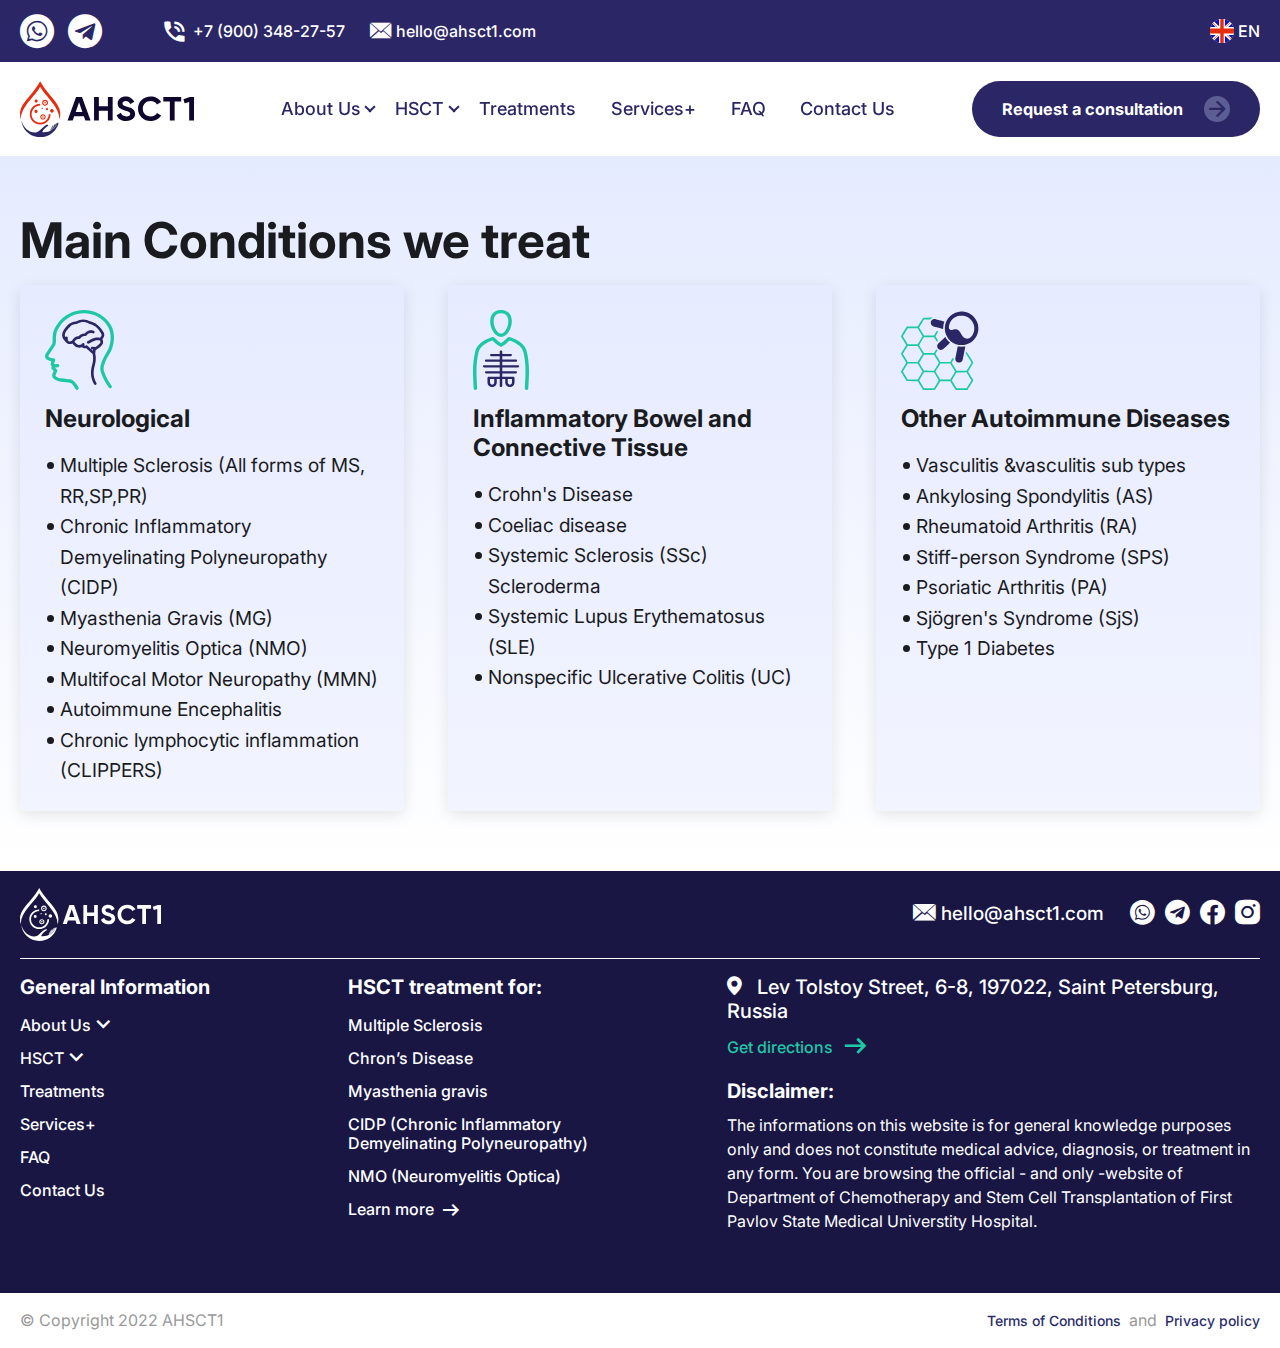
<file: treatments.html>
<!DOCTYPE html>

<html lang="ru">
	<!--Заголовок страницы, контейнер для других важных данных (не отображается)-->
	<head>
		<!--Заголовок страницы-->
		<title>Title</title>
		<link
			rel="icon"
			type="image/x-icon"
			sizes="192x192"
			href="img/favicon.ico"
		/>
		<!--===============================-->
		<!--Libs-->

			<!--JQ--><script src="libs/jquery.js"></script>

		<!--===============================-->
		<!--Css-->
			<link rel="stylesheet" href="css/style.css" />
		<!--===============================-->
		<meta charset="utf-8">
		<meta name="viewport" content="width=device-width">
		<meta name="format-detection" content="telephone=no">
	</head>
	<!-- Отображаемое тело страницы -->
	<body>
		<div class="buttton-scrol">
			<span class="icon-pointer"></span>
		</div>
		<div class="wrapper">
			<header class="header">
				<div class="header-top">
					<div class="container">
						<a href="" class="logo-mb">
							<img src="img/header/logo-mb.svg" alt="">
						</a>
						<a href="" class="logo-text">
							<img src="img/header/logo-text.svg" alt="">
						</a>
						<div data-da=".burger-footer__icon, 767, last" class="header-top__links">
							<a href="#" class="header-top__icon-link icon-watsap"></a>
							<a href="#" class="header-top__icon-link icon-telegram"></a>
							<a href="#" class="header-top__link link-hover">
								<span class="header-top__link_icon icon-phone_in_talk"></span>
								<span class="text">
									+7 (900) 348-27-57
								</span>
							</a>
							<a href="#" class="header-top__link link-hover">
								<span class="header-top__link_icon icon-envelope"></span>
								<span class="text">
									hello@ahsct1.com
								</span>
							</a>
						</div>
						<div class="header-top_mb">
							<div data-da=".burger-footer__langvig, 767, last" class="header-top-langvig index-block-eng">
								<div class="header-top-langvig__title index-block-eng__header header-top-langvig__title_no-click">
									<img src="img/header/Social5.svg" alt="">
									<span class="header-top__langvig_text">EN</span>
									<!--<img src="img/header/Social6.svg" alt="">-->
									<span class="header-top__langvig_icon icon-coolicon"></span>
								</div>
								<div class="header-top-langvig__body index-block-eng__wrapper">
									<a href="" class="header-top-langvig__link link-hover">
										<img src="img/header/len1.svg" alt="">
										<span>
											Estonia (+372)
										</span>
									</a>
									<a href="" class="header-top-langvig__link">
										<img src="img/header/len2.svg" alt="">
										<span>
											Finland (+358)
										</span>
									</a>
									<a href="" class="header-top-langvig__link">
										<img src="img/header/len3.svg" alt="">
										<span>
											Lithuania (+370)
										</span>
									</a>
									<a href="" class="header-top-langvig__link">
										<img src="img/header/len4.svg" alt="">
										<span>
											Latvia (+371)
										</span>
									</a>
									<a href="" class="header-top-langvig__link">
										<img src="img/header/len5.svg" alt="">
										<span>
											Norway (+47)
										</span>
									</a>
									<a href="" class="header-top-langvig__link">
										<img src="img/header/len6.svg" alt="">
										<span>
											Sweden (+46)
										</span>
									</a>
								</div>
							</div>
							<div class="menu__icon ">
								<span></span>
							</div>
						</div>
					</div>
				</div>
				<div class="header-bottom">
					<div class="container">
						<a href="" class="header-bottom__logo">
							<img src="img/header/logo.svg" alt="" class="header-bottom__logo_content">
							<!--<img src="img/header/Logo-hover.svg" alt="" class="header-bottom__logo_hover">-->
						</a>
						<nav data-da=".burger-wrapper__bodu, 1064, last" class="header__nav">
							<ul data-spollers="1064,max" data-one-spoller class="header__list menu__list">
								<li class="header__link _header-list-wrapper">
									<div class="header__link_title menu__link">
										<a href="" class="link-white-hover link-hover">About Us</a>
										<span class="header__link_icon _menu__icon"></span>
									</div>
									<button tabindex="-1" type="button" data-spoller class="header-button-mb">
										<span class="icon-coolicon"></span>
									</button>
									<ul class="menu__sub-list _menu__wrapper">
										<li>
											<a href="#" class="menu__sub-link link-blek-hover link-hover">About Us</a>
										</li>
										<li>
											<a href="#" class="menu__sub-link link-blek-hover link-hover">Our team</a>
										</li>
									</ul>
								</li>
								<li class="header__link _header-list-wrapper">
									<div class="header__link_title menu__link">
										<a href="" class="link-white-hover link-hover">HSCT</a>
										<span class="header__link_icon _menu__icon"></span>
									</div>
									<button tabindex="-1" type="button" data-spoller class="header-button-mb">
										<span class="icon-coolicon"></span>
									</button>
									<ul class="menu__sub-list _menu__wrapper">
										<li>
											<a href="#" class="menu__sub-link link-blek-hover link-hover">What is HSCT?</a>
										</li>
										<li>
											<a href="#" class="menu__sub-link link-blek-hover link-hover">Before HSCT</a>
										</li>
										<li>
											<a href="#" class="menu__sub-link link-blek-hover link-hover">HSCT Step by Step</a>
										</li>
										<li>
											<a href="#" class="menu__sub-link link-blek-hover link-hover">Life After HSCT</a>
										</li>
										<li>
											<a href="#" class="menu__sub-link link-blek-hover link-hover">Annual Check - Up</a>
										</li>
										<li>
											<a href="#" class="menu__sub-link link-blek-hover link-hover">Application form</a>
										</li>
									</ul>
								</li>
								<li class="header__link">
									<a href="" class="menu__link link-white-hover link-hover">
										Treatments
									</a>
								</li>
								<li class="header__link">
									<a href="" class="menu__link link-white-hover link-hover">
										Services+
									</a>
								</li>
								<li class="header__link">
									<a href="" class="menu__link link-white-hover link-hover">
										FAQ
									</a>
								</li>
								<li class="header__link">
									<a href="" class="menu__link link-white-hover link-hover">
										Contact Us
									</a>
								</li>
							</ul>
						</nav>
						<a href="" data-da=".burger__wrapper, 767, first" class="header-bottom__button button-hover-blue">
							<span class="header-bottom__button_text header-bottom__button_text-pc">
								Request a consultation
							</span>
							<span class="header-bottom__button_text header-bottom__button_text-mb">
								Application Form
							</span>
							<span class="header-bottom__button_icon icon-button"></span>
						</a>
					</div>
				</div>
				<div class="burger menu__body">
					<div class="burger__wrapper">
						<a href="" class="burger-button">
							<span class="burger-button_text">
								Request a consultation
							</span>
							<span class="burger-button_icon icon-button"></span>
						</a>
						<div class="burger-wrapper__bodu">
							
						</div>
						<div class="burger-footer">
							<div class="burger-footer__icon">
								
							</div>
							<div class="burger-footer__langvig">
								
							</div>
						</div>
					</div>
				</div>
			</header>
			<div class="diseases__bacgraund-wrapper">
				<div class="diseases">
					<div class="container">
						<div class="diseases__title">
							Main Conditions we treat
						</div>
						<div class="diseases__body">
							<div class="diseases-blok">
								<div class="diseases-blok__img">
									<img src="img/diseases/icon.svg" alt="">
								</div>
								<div class="diseases-blok__title">
									Neurological
								</div>
								<div class="diseases-blok__list">
									<p>
										Multiple Sclerosis (All forms of MS, RR,SP,PR)
									</p>
									<p>
										Chronic Inflammatory Demyelinating Polyneuropathy (CIDP)
									</p>
									<p>
										Myasthenia Gravis (MG)
									</p>
									<p>
										Neuromyelitis Optica (NMO)
									</p>
									<p>
										Multifocal Motor Neuropathy (MMN)
									</p>
									<p>
										Autoimmune Encephalitis
									</p>
									<p>
										Chronic lymphocytic inflammation (CLIPPERS)
									</p>
								</div>
							</div>
							<div class="diseases-blok">
								<div class="diseases-blok__img">
									<img src="img/diseases/icon2.svg" alt="">
								</div>
								<div class="diseases-blok__title">
									Inflammatory Bowel and Connective Tissue
								</div>
								<div class="diseases-blok__list">
									<p>
										Crohn's Disease
									</p>
									<p>
										Coeliac disease
									</p>
									<p>
										Systemic Sclerosis (SSc) Scleroderma
									</p>
									<p>
										Systemic Lupus Erythematosus (SLE)
									</p>
									<p>
										Nonspecific Ulcerative Colitis (UC)
									</p>
								</div>
							</div>
							<div class="diseases-blok">
								<div class="diseases-blok__img">
									<img src="img/diseases/icon3.svg" alt="">
								</div>
								<div class="diseases-blok__title">
									Other Autoimmune Diseases
								</div>
								<div class="diseases-blok__list">
									<p>
										Vasculitis &vasculitis sub types
									</p>
									<p>
										Ankylosing Spondylitis (AS)
									</p>
									<p>
										Rheumatoid Arthritis (RA)
									</p>
									<p>
										Stiff-person Syndrome (SPS)
									</p>
									<p>
										Psoriatic Arthritis (PA)
									</p>
									<p>
										Sjögren's Syndrome (SjS)
									</p>
									<p>
										Type 1 Diabetes
									</p>
								</div>
							</div>
						</div>
						<!-- <div class="diseases-button">
							<span>
								Read more
							</span>
							<img src="img/diseases/1.png" alt="">
						</div> -->
					</div>
				</div>
			</div>
			<footer class="footer">
				<div class="footer-top">
					<div class="container">
						<div class="footer-top__body">
							<div class="footer-top__title">
								Powered by:
							</div>
							<div class="footer-top-blok">
								<img src="img/footer/1.png" alt="" class="footer-top-blok__img">
								<span>
									St. Petersburg Pavlov State <br>
									Medical University Hospital
								</span>
							</div>
							<div class="footer-top-blok">
								<img src="img/footer/2.png" alt="" class="footer-top-blok__img">
								<span>
									Raisa Gorbacheva Memorial Institute of Children's <br>
									Oncology, Hematology and Transplantation
								</span>
							</div>
						</div>
					</div>
				</div>
				<div class="footer-wrapper">
					<div class="container">
						<div class="footer-wrapper-top">
							<a href="" class="footer-wrapper-top__logo">
								<img src="img/footer/logo.svg" alt="">
							</a>
							<div class="footer-wrapper-top__list">
								<a href="" class="footer-wrapper-top__link footer-wrapper-top__link_text link-hover">
									<span class="icon-envelope"></span>
									hello@ahsct1.com
								</a>
								<a href="" class="footer-wrapper-top__link link-hover">
									<span class="icon-watsap"></span>
								</a>
								<a href="" class="footer-wrapper-top__link link-hover">
									<span class="icon-telegram"></span>
								</a>
								<a href="" class="footer-wrapper-top__link link-hover">
									<span class="icon-facebook"></span>
								</a>
								<a href="" class="footer-wrapper-top__link link-hover">
									<span class="icon-instagram-black"></span>
								</a>
							</div>
						</div>
						<div class="footer-wrapper__body">
							<div data-spollers data-one-spoller class="footer-wrapper-list">
								<div class="footer-wrapper-list__title">
									General Information
								</div>
								<div class="footer-wrapper-link">
									<button tabindex="-1" type="button" data-spoller class="footer-wrapper-link__title link-hover">
										About Us <span class="icon-coolicon"></span>
									</button>
									<div class="footer-wrapper-link__sub-list">
										<a href="" class="link-hover">
											About Us
										</a>
										<a href="" class="link-hover">
											Our team
										</a>
										<a href="" class="link-hover">
											HSCT Centre
										</a>
									</div>
								</div>
								<div class="footer-wrapper-link">
									<button tabindex="-1" type="button" data-spoller class="footer-wrapper-link__title link-hover">
										HSCT <span class="icon-coolicon"></span>
									</button>
									<div class="footer-wrapper-link__sub-list">
										<a href="" class="link-hover">
											What is HSCT
										</a>
										<a href="" class="link-hover">
											Before HSCT
										</a>
										<a href="" class="link-hover">
											HSCT Step by Step
										</a>
										<a href="" class="link-hover">
											Life After HSCT
										</a>
										<a href="" class="link-hover">
											Annual Check - Up
										</a>
									</div>
								</div>
								<div class="footer-wrapper-link">
									<a href="" class="link-hover">
										Treatments
									</a>
								</div>
								<div class="footer-wrapper-link">
									<a href="" class="link-hover">
										Services+
									</a>
								</div>
								<div class="footer-wrapper-link">
									<a href="" class="link-hover">
										FAQ
									</a>
								</div>
								<div class="footer-wrapper-link">
									<a href="" class="link-hover">
										Contact Us
									</a>
								</div>
							</div>
							<div data-spollers data-one-spoller class="footer-wrapper-list">
								<div class="footer-wrapper-list__title">
									HSCT treatment for:
								</div>
								<div class="footer-wrapper-link">
									<a href="" class="link-hover">
										Multiple Sclerosis
									</a>
								</div>
								<div class="footer-wrapper-link">
									<a href="" class="link-hover">
										Chron’s Disease
									</a>
								</div>
								<div class="footer-wrapper-link">
									<a href="" class="link-hover">
										Myasthenia gravis
									</a>
								</div>
								<div class="footer-wrapper-link">
									<a href="" class="link-hover">
										CIDP (Chronic Inflammatory
										Demyelinating Polyneuropathy)
									</a>
								</div>
								<div class="footer-wrapper-link">
									<a href="" class="link-hover">
										NMO (Neuromyelitis Optica)
									</a>
								</div>
								<div class="footer-wrapper-link">
									<a href="" class="link-hover">
										Learn more <span class="icon-pointer-reght"></span>
									</a>
								</div>
							</div>
							<div class="footer-wrapper-content">
								<div class="footer-wrapper-content__wrapper">
									<a href="" class="footer-wrapper-content__geolocachion link-hover">
										<span class="icon-cards"></span>
										Lev Tolstoy Street, 6-8, 197022, Saint Petersburg, Russia
									</a>
									<div class="footer-wrapper-content__link">
										<a href="">
											Get directions
											<span class="icon-pointer-reght"></span>
										</a>
									</div>
								</div>
								<div class="footer-wrapper-content__title">
									Disclaimer:
								</div>
								<div class="footer-wrapper-content__text">
									The informations on this website is for general knowledge purposes only 
									and does not constitute medical advice, diagnosis, or treatment in any form.
									You are browsing the official - and only -website of
									Department of Chemotherapy and Stem Cell Transplantation
									of First Pavlov State Medical Universtity Hospital.
								</div>
							</div>
						</div>
					</div>
				</div>
				<div class="footer-bottom">
					<div class="container">
						<div class="footer-bottom__left">
							<div class="footer-bottom__text">
								© Copyright 2022 AHSCT1
							</div>
						</div>
						<div class="footer-bottom__list">
							<a href="" class="footer-bottom__link link-hover">
								Terms of Conditions
							</a>
							<span class="footer-bottom__text">
								and
							</span>
							<a href="" class="footer-bottom__link link-hover">
								Privacy policy
							</a>
						</div>
					</div>
				</div>
			</footer>
		</div>
		<script src="js/custom.js"></script>
	</body>
</html>
</file>
<file: css/style.css>
@charset "UTF-8";
/*Обнуление*/
@import url("https://fonts.googleapis.com/css2?family=Inter:wght@400;500;700&display=swap");
@import url("https://fonts.googleapis.com/css2?family=Inter:wght@400;500;700&display=swap");
* {
  padding: 0;
  margin: 0;
  border: 0; }

*, *:before, *:after {
  -moz-box-sizing: border-box;
  -webkit-box-sizing: border-box;
  box-sizing: border-box; }

:focus, :active {
  outline: none; }

a:focus, a:active {
  outline: none; }

nav, footer, header, aside {
  display: block; }

html, body {
  height: 100%;
  width: 100%;
  font-size: 100%;
  line-height: 1;
  font-size: 14px;
  -ms-text-size-adjust: 100%;
  -moz-text-size-adjust: 100%;
  -webkit-text-size-adjust: 100%; }

input, button, textarea {
  font-family: inherit; }

input::-ms-clear {
  display: none; }

button {
  cursor: pointer; }

button::-moz-focus-inner {
  padding: 0;
  border: 0; }

a, a:visited {
  text-decoration: none; }

a:hover {
  text-decoration: none; }

ul li {
  list-style: none; }

img {
  vertical-align: top; }

h1, h2, h3, h4, h5, h6 {
  font-size: inherit;
  font-weight: inherit; }

/*--------------------*/
/*Адаптив изображений*/
.ibg {
  background-position: center;
  background-size: cover;
  background-repeat: no-repeat;
  position: relative; }

.ibg img {
  width: 0;
  height: 0;
  position: absolute;
  top: 0;
  left: 0;
  opacity: 0;
  visibility: hidden; }

body._lock {
  overflow: hidden; }

.loading-screen-ditector {
  position: fixed;
  left: 0;
  top: 0;
  opacity: 0;
  pointer-events: none;
  z-index: -1000; }

/*--------------------*/
@font-face {
  font-family: 'Geometria';
  src: url("../fonts/Geometria-Medium.eot");
  src: local("Geometria Medium"), local("Geometria-Medium"), url("../fonts/Geometria-Medium.eot?#iefix") format("embedded-opentype"), url("../fonts/Geometria-Medium.woff") format("woff"), url("../fonts/Geometria-Medium.ttf") format("truetype");
  font-weight: 500;
  font-style: normal; }

@font-face {
  font-family: 'Geometria';
  src: url("../fonts/Geometria.eot");
  src: local("Geometria"), url("../fonts/Geometria.eot?#iefix") format("embedded-opentype"), url("../fonts/Geometria.woff") format("woff"), url("../fonts/Geometria.ttf") format("truetype");
  font-weight: normal;
  font-style: normal; }

@font-face {
  font-family: 'Geometria';
  src: url("../fonts/Geometria-Bold.eot");
  src: local("Geometria Bold"), local("Geometria-Bold"), url("../fonts/Geometria-Bold.eot?#iefix") format("embedded-opentype"), url("../fonts/Geometria-Bold.woff") format("woff"), url("../fonts/Geometria-Bold.ttf") format("truetype");
  font-weight: bold;
  font-style: normal; }

@font-face {
  font-family: 'icomoon';
  src: url("../fonts/icomoon.eot?wuj431");
  src: url("../fonts/icomoon.eot?wuj431#iefix") format("embedded-opentype"), url("../fonts/icomoon.ttf?wuj431") format("truetype"), url("../fonts/icomoon.woff?wuj431") format("woff"), url("../fonts/icomoon.svg?wuj431#icomoon") format("svg");
  font-weight: normal;
  font-style: normal;
  font-display: block; }

[class^="icon-"], [class*=" icon-"] {
  /* use !important to prevent issues with browser extensions that change fonts */
  font-family: 'icomoon' !important;
  speak: never;
  font-style: normal;
  font-weight: normal;
  font-variant: normal;
  text-transform: none;
  line-height: 1;
  /* Better Font Rendering =========== */
  -webkit-font-smoothing: antialiased;
  -moz-osx-font-smoothing: grayscale; }

.icon-phone_in_talk:before {
  content: "\e900"; }

.icon-button:before {
  content: "\e901"; }

.icon-slaider-left:before {
  content: "\e902"; }

.icon-slaider-reght:before {
  content: "\e903"; }

.icon-coolicon:before {
  content: "\e904"; }

.icon-pointer-reght:before {
  content: "\e905"; }

.icon-cards:before {
  content: "\e906"; }

.icon-envelope:before {
  content: "\e907"; }

.icon-watsap:before {
  content: "\e909"; }

.icon-telegram:before {
  content: "\e90a"; }

.icon-facebook:before {
  content: "\e90b"; }

.icon-instagram-black:before {
  content: "\e90c"; }

.icon-instagram:before {
  content: "\e90d"; }

.icon-pointer:before {
  content: "\e90e"; }

.container {
  max-width: 1540px;
  margin: 0 auto;
  padding: 0 20px; }

@media (max-width: 1240px) {
  .container {
    max-width: 1064px; } }

@media (max-width: 1064px) {
  .container {
    max-width: 1200px; } }

@media (max-width: 767px) {
  .container {
    max-width: none;
    padding: 0 15px; } }

* {
  padding: 0;
  margin: 0;
  border: 0; }

*, *:before, *:after {
  -moz-box-sizing: border-box;
  -webkit-box-sizing: border-box;
  box-sizing: border-box; }

:focus, :active {
  outline: none; }

a:focus, a:active {
  outline: none; }

nav, footer, header, aside {
  display: block; }

html, body {
  height: 100%;
  width: 100%;
  font-size: 100%;
  line-height: 1;
  font-size: 14px;
  -ms-text-size-adjust: 100%;
  -moz-text-size-adjust: 100%;
  -webkit-text-size-adjust: 100%; }

input, button, textarea {
  font-family: inherit; }

input::-ms-clear {
  display: none; }

button {
  cursor: pointer; }

button::-moz-focus-inner {
  padding: 0;
  border: 0; }

a, a:visited {
  text-decoration: none; }

a:hover {
  text-decoration: none; }

ul li {
  list-style: none; }

img {
  vertical-align: top; }

h1, h2, h3, h4, h5, h6 {
  font-size: inherit;
  font-weight: inherit; }

.ibg {
  background-position: center;
  background-size: contain;
  background-repeat: no-repeat;
  position: relative; }

.ibg img {
  width: 0;
  height: 0;
  position: absolute;
  top: 0;
  left: 0;
  opacity: 0;
  visibility: hidden; }

@font-face {
  font-family: 'Geometria';
  src: url("../fonts/Geometria-Medium.eot");
  src: local("Geometria Medium"), local("Geometria-Medium"), url("../fonts/Geometria-Medium.eot?#iefix") format("embedded-opentype"), url("../fonts/Geometria-Medium.woff") format("woff"), url("../fonts/Geometria-Medium.ttf") format("truetype");
  font-weight: 500;
  font-style: normal; }

@font-face {
  font-family: 'Geometria';
  src: url("../fonts/Geometria.eot");
  src: local("Geometria"), url("../fonts/Geometria.eot?#iefix") format("embedded-opentype"), url("../fonts/Geometria.woff") format("woff"), url("../fonts/Geometria.ttf") format("truetype");
  font-weight: 400;
  font-style: normal; }

@font-face {
  font-family: 'Geometria';
  src: url("../fonts/Geometria-Bold.eot");
  src: local("Geometria Bold"), local("Geometria-Bold"), url("../fonts/Geometria-Bold.eot?#iefix") format("embedded-opentype"), url("../fonts/Geometria-Bold.woff") format("woff"), url("../fonts/Geometria-Bold.ttf") format("truetype");
  font-weight: 700;
  font-style: normal; }

@font-face {
  font-family: 'icomoon';
  src: url("../fonts/icomoon.eot?wuj431");
  src: url("../fonts/icomoon.eot?wuj431#iefix") format("embedded-opentype"), url("../fonts/icomoon.ttf?wuj431") format("truetype"), url("../fonts/icomoon.woff?wuj431") format("woff"), url("../fonts/icomoon.svg?wuj431#icomoon") format("svg");
  font-weight: 400;
  font-style: normal;
  font-display: block; }

[class^="icon-"], [class*=" icon-"] {
  font-family: "icomoon" !important;
  speak: never;
  font-style: normal;
  font-weight: 400;
  font-variant: normal;
  text-transform: none;
  line-height: 1;
  -webkit-font-smoothing: antialiased;
  -moz-osx-font-smoothing: grayscale; }

.icon-phone_in_talk:before {
  content: "\e900"; }

.icon-button:before {
  content: "\e901"; }

.icon-slaider-left:before {
  content: "\e902"; }

.icon-slaider-reght:before {
  content: "\e903"; }

.icon-coolicon:before {
  content: "\e904"; }

.icon-pointer-reght:before {
  content: "\e905"; }

.icon-cards:before {
  content: "\e906"; }

.icon-envelope:before {
  content: "\e907"; }

.icon-watsap:before {
  content: "\e909"; }

.icon-telegram:before {
  content: "\e90a"; }

.icon-facebook:before {
  content: "\e90b"; }

.icon-instagram-black:before {
  content: "\e90c"; }

.icon-instagram:before {
  content: "\e90d"; }

.icon-pointer:before {
  content: "\e90e"; }

.container {
  max-width: 1540px;
  margin: 0 auto;
  padding: 0 20px;
  position: relative; }

@media (max-width: 1240px) {
  .container {
    max-width: 1064px; } }

@media (max-width: 1064px) {
  .container {
    max-width: 1200px; } }

@media (max-width: 767px) {
  .container {
    max-width: none;
    padding: 0 15px; } }

.buttton-scrol {
  position: fixed;
  bottom: 10px;
  right: 20px;
  width: 60px;
  height: 60px;
  background: rgba(217, 217, 217, 0.7);
  border-radius: 50%;
  z-index: 1000;
  -webkit-box-shadow: 0 4px 15px 0 rgba(0, 0, 0, 0);
  box-shadow: 0 4px 15px 0 rgba(0, 0, 0, 0);
  display: -webkit-box;
  display: -ms-flexbox;
  display: flex;
  -webkit-box-pack: center;
  -ms-flex-pack: center;
  justify-content: center;
  -webkit-box-align: center;
  -ms-flex-align: center;
  align-items: center;
  -webkit-transition: all 0.3s ease 0s;
  -o-transition: all 0.3s ease 0s;
  transition: all 0.3s ease 0s;
  cursor: pointer;
  opacity: 0;
  pointer-events: none; }

.buttton-scrol span {
  font-size: 22px;
  color: #333;
  -webkit-transform: rotate(-90deg);
  -ms-transform: rotate(-90deg);
  transform: rotate(-90deg);
  -webkit-transition: all 0.3s ease 0s;
  -o-transition: all 0.3s ease 0s;
  transition: all 0.3s ease 0s;
  cursor: pointer; }

.buttton-scrol._active {
  opacity: 1;
  bottom: 20px;
  pointer-events: auto;
  -webkit-box-shadow: 0 4px 15px 0 rgba(0, 0, 0, 0.3);
  box-shadow: 0 4px 15px 0 rgba(0, 0, 0, 0.3); }

.buttton-scrol:hover {
  background: rgba(31, 200, 165, 0.7); }

.buttton-scrol:hover span {
  color: #111; }

.buttton-scrol:active {
  opacity: .9;
  -webkit-box-shadow: 0 4px 15px 0 rgba(0, 0, 0, 0.5);
  box-shadow: 0 4px 15px 0 rgba(0, 0, 0, 0.5); }

@media (min-width: 1064px) {
  .link-hover {
    -webkit-transition: all 0.3s ease 0s;
    -o-transition: all 0.3s ease 0s;
    transition: all 0.3s ease 0s; }
  .link-hover:hover {
    color: #1fc8a5; }
  .link-hover:active {
    opacity: .8; } }

@media (min-width: 1064px) {
  .button-hover-blue {
    -webkit-transition: all 0.3s ease 0s;
    -o-transition: all 0.3s ease 0s;
    transition: all 0.3s ease 0s; }
  .button-hover-blue * {
    -webkit-transition: all 0.3s ease 0s;
    -o-transition: all 0.3s ease 0s;
    transition: all 0.3s ease 0s; }
  .button-hover-blue span:before {
    -webkit-transition: all 0.3s ease 0s;
    -o-transition: all 0.3s ease 0s;
    transition: all 0.3s ease 0s; }
  .button-hover-blue:hover {
    background: #1fc8a5; }
  .button-hover-blue:hover span:before {
    color: #1fc8a5; }
  .button-hover-blue:active {
    opacity: .8; } }

@media (min-width: 1064px) {
  .button-hover-blue-border {
    -webkit-transition: all 0.3s ease 0s;
    -o-transition: all 0.3s ease 0s;
    transition: all 0.3s ease 0s; }
  .button-hover-blue-border * {
    -webkit-transition: all 0.3s ease 0s;
    -o-transition: all 0.3s ease 0s;
    transition: all 0.3s ease 0s; }
  .button-hover-blue-border:hover {
    background: #2b2665; }
  .button-hover-blue-border:hover span {
    color: #fff; }
  .button-hover-blue-border:active {
    opacity: .9; } }

@media (min-width: 1064px) {
  .button-hover-green {
    border: 1px solid #1fc8a5;
    -webkit-transition: all 0.3s ease 0s;
    -o-transition: all 0.3s ease 0s;
    transition: all 0.3s ease 0s; }
  .button-hover-green * {
    -webkit-transition: all 0.3s ease 0s;
    -o-transition: all 0.3s ease 0s;
    transition: all 0.3s ease 0s; }
  .button-hover-green span:before {
    -webkit-transition: all 0.3s ease 0s;
    -o-transition: all 0.3s ease 0s;
    transition: all 0.3s ease 0s; }
  .button-hover-green:hover {
    background: rgba(31, 200, 165, 0); }
  .button-hover-green:hover span {
    color: #2b2665; }
  .button-hover-green:hover span:before {
    color: #2b2665; }
  .button-hover-green:active {
    opacity: .8; } }

.form-blok {
  font-size: 0;
  display: -webkit-box;
  display: -ms-flexbox;
  display: flex;
  -webkit-box-pack: justify;
  -ms-flex-pack: justify;
  justify-content: space-between; }

.form-blok.form-blok_100 .input {
  -webkit-box-flex: 0;
  -ms-flex: 0 0 100%;
  flex: 0 0 100%; }

.form-blok .input {
  -webkit-box-flex: 0;
  -ms-flex: 0 0 49%;
  flex: 0 0 49%; }

@media (max-width: 767px) {
  .form-blok {
    display: block; } }

.input {
  padding: 12px 0; }

.input__title {
  font-family: Inter;
  font-size: 16px;
  font-weight: 700;
  line-height: 19px;
  color: #1a1b1e;
  margin-bottom: 6px; }

.input__body input {
  width: 100%;
  height: 57px;
  background: #f7f7ff;
  border: 1px solid #bdc5ed;
  border-radius: 5px;
  padding: 0 15px;
  font-family: Inter;
  font-size: 20px;
  font-weight: 400;
  line-height: 24px;
  color: #1a1b1e; }

.input__body input::-webkit-input-placeholder {
  opacity: 1;
  color: #1a1b1e; }

.input__body input:-ms-input-placeholder {
  opacity: 1;
  color: #1a1b1e; }

.input__body input::-ms-input-placeholder {
  opacity: 1;
  color: #1a1b1e; }

.input__body input::placeholder {
  opacity: 1;
  color: #1a1b1e; }

.input__body textarea {
  width: 100%;
  height: 114px;
  background: #f7f7ff;
  border: 1px solid #bdc5ed;
  border-radius: 5px;
  padding: 0 15px;
  padding-top: 12px;
  font-family: Inter;
  font-size: 20px;
  font-weight: 400;
  line-height: 24px;
  color: #1a1b1e; }

.input__body textarea::-webkit-input-placeholder {
  opacity: 1;
  color: #1a1b1e; }

.input__body textarea:-ms-input-placeholder {
  opacity: 1;
  color: #1a1b1e; }

.input__body textarea::-ms-input-placeholder {
  opacity: 1;
  color: #1a1b1e; }

.input__body textarea::placeholder {
  opacity: 1;
  color: #1a1b1e; }

.input__body.input__body_icon {
  position: relative; }

.input__body.input__body_icon input {
  padding-right: 40px; }

.input__body .input__icon {
  position: absolute;
  right: 15px;
  top: 50%;
  width: 18px;
  -webkit-transform: translateY(-50%);
  -ms-transform: translateY(-50%);
  transform: translateY(-50%); }

.__select {
  position: relative;
  width: 100%;
  height: 57px;
  margin: 0 auto; }

.__select[data-state="active"] .select-title__wrapper::before {
  -webkit-transform: translate(-3px, -50%) rotate(-45deg);
  -ms-transform: translate(-3px, -50%) rotate(-45deg);
  transform: translate(-3px, -50%) rotate(-45deg); }

.__select[data-state="active"] .select-title__wrapper::after {
  -webkit-transform: translate(3px, -50%) rotate(45deg);
  -ms-transform: translate(3px, -50%) rotate(45deg);
  transform: translate(3px, -50%) rotate(45deg); }

.__select[data-state="active"] .__select__content {
  opacity: 1; }

.__select[data-state="active"] .__select__label + .__select__input + .__select__label {
  max-height: 40px;
  border-top-width: 1px; }

.select-title__wrapper {
  position: relative;
  width: 100%;
  height: 100%; }

.select-title__wrapper:before, .select-title__wrapper:after {
  content: "";
  position: absolute;
  top: 50%;
  right: 16px;
  display: block;
  width: 10px;
  height: 2px;
  -webkit-transition: all 0.3s ease-out;
  -o-transition: all 0.3s ease-out;
  transition: all 0.3s ease-out;
  pointer-events: none;
  background-color: #333;
  -webkit-transform: translate(-3px, -50%) rotate(45deg);
  -ms-transform: translate(-3px, -50%) rotate(45deg);
  transform: translate(-3px, -50%) rotate(45deg);
  z-index: 5; }

.select-title__wrapper::after {
  -webkit-transform: translate(3px, -50%) rotate(-45deg);
  -ms-transform: translate(3px, -50%) rotate(-45deg);
  transform: translate(3px, -50%) rotate(-45deg); }

.__select__title {
  display: block;
  width: 100%;
  height: 100%;
  padding: 8px 16px;
  font-size: 14px;
  border-radius: 5px;
  border: 1px solid #bdc5ed;
  background: #f7f7ff;
  font-family: Inter;
  font-size: 20px;
  font-weight: 400;
  line-height: 24px;
  color: #1a1b1e;
  position: relative; }

.__select__title::-webkit-input-placeholder {
  color: #1a1b1e; }

.__select__title:-ms-input-placeholder {
  color: #1a1b1e; }

.__select__title::-ms-input-placeholder {
  color: #1a1b1e; }

.__select__title::placeholder {
  color: #1a1b1e; }

.reset {
  display: -webkit-box;
  display: -ms-flexbox;
  display: flex;
  width: 230px;
  padding: 8px 16px;
  margin: 0 auto;
  margin-bottom: 10px;
  border: solid 1px #c7ccd1;
  border-radius: 5px;
  -webkit-transition: all 0.2s ease-out;
  -o-transition: all 0.2s ease-out;
  transition: all 0.2s ease-out;
  cursor: pointer;
  font-weight: 700;
  background-color: #fff;
  color: #333; }

.reset:hover {
  background-color: #f7f7ff;
  color: #fff; }

.__select__content {
  position: absolute;
  top: 57px;
  left: 3px;
  display: -webkit-box;
  display: -ms-flexbox;
  display: flex;
  -webkit-box-orient: vertical;
  -webkit-box-direction: normal;
  -ms-flex-direction: column;
  flex-direction: column;
  width: calc(100% - 6px);
  background-color: #fff;
  border: 1px solid #c7ccd1;
  border-top: none;
  border-bottom-left-radius: 5px;
  border-bottom-right-radius: 5px;
  -webkit-transition: all 0.3s ease-out;
  -o-transition: all 0.3s ease-out;
  transition: all 0.3s ease-out;
  opacity: 0;
  z-index: 8; }

.__select__input {
  display: none; }

.__select__input:checked + label {
  background-color: #f7f7f7; }

.__select__input:disabled + label {
  opacity: .6;
  pointer-events: none; }

.__select__label {
  display: -webkit-box;
  display: -ms-flexbox;
  display: flex;
  -webkit-box-align: center;
  -ms-flex-align: center;
  align-items: center;
  width: 100%;
  height: 40px;
  max-height: 0;
  padding: 0 16px;
  font-size: 16px;
  -webkit-transition: all 0.2s ease-out;
  -o-transition: all 0.2s ease-out;
  transition: all 0.2s ease-out;
  cursor: pointer;
  overflow: hidden;
  font-family: Inter;
  font-size: 16px;
  font-weight: 400;
  line-height: 24px;
  color: #1A1B1E; }

.__select__label + input + .__select__label {
  border-top: 0 solid #C7CCD160; }

.__select__label:hover {
  background-color: rgba(207, 207, 205, 0.8) !important; }

.field__wrapper {
  width: 100%;
  position: relative;
  margin: 15px 0;
  text-align: center;
  border: 1px dashed #BDC5ED;
  height: 90px;
  border-radius: 5px; }

.field__wrapper._active .field__file {
  opacity: 1; }

.field__wrapper._active .field__wrapper-content {
  opacity: 0;
  pointer-events: none; }

.field__file {
  position: absolute;
  left: 0;
  top: 0;
  width: 100%;
  height: 100%;
  line-height: 58px;
  display: -webkit-box;
  display: -ms-flexbox;
  display: flex;
  -webkit-box-pack: center;
  -ms-flex-pack: center;
  justify-content: center;
  -webkit-box-align: center;
  -ms-flex-align: center;
  align-items: center;
  font-family: Inter;
  font-size: 20px;
  font-weight: 400;
  color: #1A1B1E;
  opacity: 0; }

.field__wrapper-content {
  position: absolute;
  left: 50%;
  top: 50%;
  -webkit-transform: translate(-50%, -50%);
  -ms-transform: translate(-50%, -50%);
  transform: translate(-50%, -50%);
  font-size: 18px;
  z-index: 10; }

.field__wrapper-content_text {
  font-family: Inter;
  font-size: 20px;
  font-weight: 400;
  line-height: 24px;
  color: #1A1B1E;
  pointer-events: none; }

.field__wrapper-content_link {
  font-family: Inter;
  font-size: 20px;
  font-weight: 400;
  line-height: 24px;
  color: #1A1B1E;
  position: relative;
  text-decoration: underline;
  cursor: pointer; }

@media (min-width: 1064px) {
  .field__wrapper-content_link:hover {
    color: #555; } }

.field__file::file-selector-button {
  width: 15px;
  opacity: 0;
  pointer-events: none; }

.checbox {
  margin-bottom: 15px; }

.checkbox {
  position: absolute;
  z-index: -1;
  opacity: 0; }

.checkbox + label {
  position: relative;
  padding: 0 0 0 35px;
  cursor: pointer;
  padding-top: 0;
  font-family: Inter;
  font-size: 16px;
  font-weight: 400;
  line-height: 19px;
  letter-spacing: 0em;
  text-align: left;
  color: #1A1B1E;
  display: block; }

.checkbox + label:before {
  content: '';
  position: absolute;
  top: 0;
  left: 0;
  width: 22px;
  height: 22px;
  border-radius: 3px;
  border: 1px solid #BDC5ED;
  -webkit-transition: .2s;
  -o-transition: .2s;
  transition: .2s; }

.checkbox + label:after {
  content: '';
  position: absolute;
  top: 11px;
  left: 11px;
  width: 12px;
  height: 12px;
  -webkit-transform: translate(-50%, -50%);
  -ms-transform: translate(-50%, -50%);
  transform: translate(-50%, -50%);
  border-radius: 2px;
  background: #1FC8A5;
  -webkit-box-shadow: 0 2px 5px rgba(0, 0, 0, 0.3);
  box-shadow: 0 2px 5px rgba(0, 0, 0, 0.3);
  -webkit-transition: .2s;
  -o-transition: .2s;
  transition: .2s;
  opacity: 0; }

.checkbox:checked + label:after {
  opacity: 1; }

.header {
  position: relative;
  z-index: 1001; }

@media (min-width: 1064px) {
  .header.sticky .header-bottom {
    top: 0;
    -webkit-transition: all 0.1s ease 0s;
    -o-transition: all 0.1s ease 0s;
    transition: all 0.1s ease 0s;
    -webkit-box-shadow: 0 4px 15px 0 rgba(0, 0, 0, 0.3);
    box-shadow: 0 4px 15px 0 rgba(0, 0, 0, 0.3); } }

.header-top {
  background: #2b2665;
  padding: 14px 0;
  margin-bottom: 94px;
  position: relative;
  z-index: 10; }

.header-top .container {
  font-size: 0;
  display: -webkit-box;
  display: -ms-flexbox;
  display: flex;
  -webkit-box-pack: justify;
  -ms-flex-pack: justify;
  justify-content: space-between;
  -webkit-box-align: center;
  -ms-flex-align: center;
  align-items: center; }

@media (max-width: 1064px) {
  .header-top {
    margin-bottom: 0; } }

@media (max-width: 767px) {
  .header-top {
    background: #fff; } }

.header-top__links {
  display: -webkit-box;
  display: -ms-flexbox;
  display: flex;
  -webkit-box-align: center;
  -ms-flex-align: center;
  align-items: center; }

.header-top__icon-link {
  margin-right: 14px;
  font-size: 34px;
  color: #fff;
  -webkit-transition: all 0.3s ease 0s;
  -o-transition: all 0.3s ease 0s;
  transition: all 0.3s ease 0s; }

.header-top__icon-link:before {
  border-radius: 50%; }

.header-top__icon-link.icon-watsap:hover {
  color: #44ea62;
  opacity: .85; }

.header-top__icon-link.icon-telegram:hover {
  color: #29a9eb;
  opacity: .85; }

.header-top__icon-link.icon-watsap:active {
  opacity: .7; }

.header-top__icon-link.icon-telegram:active {
  opacity: .7; }

@media (max-width: 1064px) {
  .header-top__icon-link {
    font-size: 26px;
    margin-right: 9px; } }

@media (max-width: 767px) {
  .header-top__icon-link {
    color: #2b2665; } }

.header-top__link {
  font-family: Inter;
  font-size: 16px;
  font-weight: 500;
  line-height: 19px;
  color: #fff;
  display: -webkit-box;
  display: -ms-flexbox;
  display: flex;
  -webkit-box-align: center;
  -ms-flex-align: center;
  align-items: center;
  margin-left: 45px;
  -webkit-transition: color .5s;
  -o-transition: color .5s;
  transition: color .5s; }

.header-top__link span.header-top__link_icon {
  margin-right: 5px; }

.header-top__link span.icon-phone_in_talk {
  font-size: 27px; }

.header-top__link:last-child {
  margin-left: 25px; }

@media (max-width: 1064px) {
  .header-top__link {
    font-size: 14px;
    margin-left: 25px; } }

@media (max-width: 767px) {
  .header-top__link {
    display: none; } }

.header-top__link:hover {
  color: #1fc8a5; }

.logo-mb {
  width: 32px;
  position: relative;
  z-index: 1000; }

.logo-mb img {
  width: 100%; }

@media (min-width: 767.1px) {
  .logo-mb {
    display: none; } }

.logo-text {
  width: 122px;
  position: relative;
  z-index: 1000; }

.logo-text img {
  width: 100%; }

@media (min-width: 767.1px) {
  .logo-text {
    display: none; } }

.header-top-langvig {
  position: relative; }

.header-top-langvig._active .header-top-langvig__title .header-top__langvig_icon {
  -webkit-transform: rotate(180deg);
  -ms-transform: rotate(180deg);
  transform: rotate(180deg);
  top: -2px; }

.header-top-langvig._active .header-top-langvig__body {
  opacity: 1;
  visibility: visible;
  pointer-events: auto;
  bottom: -12px; }

.header-top-langvig__title {
  display: -webkit-box;
  display: -ms-flexbox;
  display: flex;
  -webkit-box-align: center;
  -ms-flex-align: center;
  align-items: center;
  cursor: pointer; }

.header-top-langvig__title *:first-child {
  border-radius: 50%; }

.header-top-langvig__title span {
  font-family: Inter;
  font-size: 16px;
  font-weight: 500;
  line-height: 19px;
  color: #fff;
  margin: 0 4px; }

.header-top-langvig__title span.header-top__langvig_icon {
  font-size: 10px;
  top: 0;
  position: relative;
  -webkit-transform: rotate(0deg);
  -ms-transform: rotate(0deg);
  transform: rotate(0deg);
  -webkit-transition: all 0.5s ease 0s;
  -o-transition: all 0.5s ease 0s;
  transition: all 0.5s ease 0s; }

.header-top-langvig__body {
  position: absolute;
  background: #fefefe;
  -webkit-box-shadow: 0 4px 10px 0 rgba(0, 0, 0, 0.1);
  box-shadow: 0 4px 10px 0 rgba(0, 0, 0, 0.1);
  width: 295px;
  height: 245px;
  border-radius: 10px;
  right: 0;
  bottom: -25px;
  -webkit-transform: translateY(100%);
  -ms-transform: translateY(100%);
  transform: translateY(100%);
  padding: 23px 30px;
  overflow: auto;
  opacity: 0;
  visibility: hidden;
  pointer-events: none;
  -webkit-transition: all 0.5s ease 0s;
  -o-transition: all 0.5s ease 0s;
  transition: all 0.5s ease 0s; }

.header-top-langvig__link {
  font-size: 0;
  display: -webkit-box;
  display: -ms-flexbox;
  display: flex;
  -webkit-box-align: center;
  -ms-flex-align: center;
  align-items: center;
  margin-bottom: 15px; }

.header-top-langvig__link span {
  font-family: Inter;
  font-size: 16px;
  font-weight: 500;
  line-height: 19px;
  color: #999; }

.header-top-langvig__link img {
  margin-right: 8px; }

.header-top-langvig__link:last-child {
  margin-bottom: 0; }

.header-bottom .container {
  font-size: 0;
  display: -webkit-box;
  display: -ms-flexbox;
  display: flex;
  -webkit-box-pack: justify;
  -ms-flex-pack: justify;
  justify-content: space-between;
  -webkit-box-align: center;
  -ms-flex-align: center;
  align-items: center; }

@media (max-width: 1064px) {
  .header-bottom {
    padding: 8px 0; } }

@media (max-width: 767px) {
  .header-bottom {
    display: none; } }

@media (min-width: 1064px) {
  .header-bottom {
    -webkit-transition: all 0.3s ease 0s;
    -o-transition: all 0.3s ease 0s;
    transition: all 0.3s ease 0s;
    position: fixed;
    top: 62px;
    left: 0;
    width: 100%;
    background: #fff;
    -webkit-box-shadow: 0 4px 15px 0 rgba(0, 0, 0, 0);
    box-shadow: 0 4px 15px 0 rgba(0, 0, 0, 0); } }

.header-bottom__logo {
  max-width: 194px;
  -webkit-box-flex: 0;
  -ms-flex: 0 0 194px;
  flex: 0 0 194px;
  position: relative;
  -webkit-transition: all 0.3s ease 0s;
  -o-transition: all 0.3s ease 0s;
  transition: all 0.3s ease 0s; }

@media (max-width: 1540px) {
  .header-bottom__logo {
    max-width: calc(100px + 94 * ((100vw - 320px) / 1220)); } }

.header-bottom__logo img {
  width: 100%; }

.header-bottom__logo:active {
  opacity: .7; }

@media (max-width: 1240px) {
  .header-bottom__logo {
    max-width: 120px; } }

.header-bottom__logo_content {
  position: absolute;
  -webkit-transition: all 0.5s ease 0s;
  -o-transition: all 0.5s ease 0s;
  transition: all 0.5s ease 0s;
  left: 0;
  top: 0;
  -webkit-transform: translateY(-50%);
  -ms-transform: translateY(-50%);
  transform: translateY(-50%); }

.header-bottom__logo_hover {
  opacity: 0;
  z-index: 2;
  position: absolute;
  -webkit-transition: all 0.5s ease 0s;
  -o-transition: all 0.5s ease 0s;
  transition: all 0.5s ease 0s;
  left: 0;
  top: 0;
  -webkit-transform: translateY(-50%);
  -ms-transform: translateY(-50%);
  transform: translateY(-50%); }

.header-bottom__list {
  display: -webkit-box;
  display: -ms-flexbox;
  display: flex;
  -webkit-box-pack: justify;
  -ms-flex-pack: justify;
  justify-content: space-between;
  -webkit-box-align: center;
  -ms-flex-align: center;
  align-items: center;
  -webkit-box-flex: 0;
  -ms-flex: 0 0 50%;
  flex: 0 0 50%; }

.header-bottom__link {
  font-family: Inter;
  font-size: 20px;
  font-weight: 500;
  line-height: 24px;
  color: #2b2665;
  display: -webkit-box;
  display: -ms-flexbox;
  display: flex;
  -webkit-box-align: center;
  -ms-flex-align: center;
  align-items: center; }

.header-bottom__link img {
  margin-left: 8px; }

.header-bottom__button {
  -webkit-box-flex: 0;
  -ms-flex: 0 0 312px;
  flex: 0 0 312px;
  max-width: 312px;
  height: 56px;
  border-radius: 45px;
  background: #2b2665;
  padding: 0 30px;
  display: -webkit-box;
  display: -ms-flexbox;
  display: flex;
  -webkit-box-pack: justify;
  -ms-flex-pack: justify;
  justify-content: space-between;
  -webkit-box-align: center;
  -ms-flex-align: center;
  align-items: center;
  -webkit-transition: .5s;
  -o-transition: .5s;
  transition: .5s; }

@media (max-width: 1540px) {
  .header-bottom__button {
    max-width: calc(200px + 112 * ((100vw - 320px) / 1220)); } }

.header-bottom__button span.header-bottom__button_text {
  font-family: Inter;
  font-size: 18px;
  font-weight: 700;
  line-height: 22px;
  color: #fff; }

@media (max-width: 1540px) {
  .header-bottom__button span.header-bottom__button_text {
    font-size: calc(10px + 8 * ((100vw - 320px) / 1220)); } }

.header-bottom__button span.header-bottom__button_icon {
  background: rgba(205, 222, 255, 0.3);
  color: #2b2665;
  font-size: 18px;
  width: 29px;
  height: 29px;
  border-radius: 50%;
  display: -webkit-box;
  display: -ms-flexbox;
  display: flex;
  -webkit-box-pack: center;
  -ms-flex-pack: center;
  justify-content: center;
  -webkit-box-align: center;
  -ms-flex-align: center;
  align-items: center; }

@media (max-width: 1540px) {
  .header-bottom__button span.header-bottom__button_icon {
    font-size: calc(10px + 8 * ((100vw - 320px) / 1220)); } }

@media (max-width: 1540px) {
  .header-bottom__button span.header-bottom__button_icon {
    width: calc(17px + 12 * ((100vw - 320px) / 1220)); } }

@media (max-width: 1540px) {
  .header-bottom__button span.header-bottom__button_icon {
    height: calc(17px + 12 * ((100vw - 320px) / 1220)); } }

@media (max-width: 1240px) {
  .header-bottom__button {
    max-width: 220px; }
  .header-bottom__button span.header-bottom__button_icon {
    background: rgba(205, 222, 255, 0.3);
    color: #2b2665;
    -webkit-box-flex: 0;
    -ms-flex: 0 0 22px;
    flex: 0 0 22px;
    height: 22px;
    font-size: 10px; }
  .header-bottom__button span.header-bottom__button_text {
    font-size: 14px;
    line-height: 16px; } }

@media (max-width: 1064px) {
  .header-bottom__button {
    max-width: 260px; } }

@media (max-width: 767px) {
  .header-bottom__button {
    -webkit-box-flex: 0;
    -ms-flex: 0 0 56px;
    flex: 0 0 56px;
    width: 100%;
    max-width: 100%;
    margin-bottom: 12px; }
  .header-bottom__button span.header-bottom__button_text {
    font-family: Inter;
    font-size: 16px;
    font-weight: 700;
    line-height: 19px; }
  .header-bottom__button span.header-bottom__button_icon {
    font-size: 16px;
    width: 29px;
    -webkit-box-flex: 0;
    -ms-flex: 0 0 29px;
    flex: 0 0 29px;
    height: 29px;
    border-radius: 50%;
    display: -webkit-box;
    display: -ms-flexbox;
    display: flex;
    -webkit-box-pack: center;
    -ms-flex-pack: center;
    justify-content: center;
    -webkit-box-align: center;
    -ms-flex-align: center;
    align-items: center; } }

.header-bottom__button:hover {
  background: #1FC8A5; }

.header-bottom__button:hover.header-bottom__button .icon-button:before {
  color: #1FC8A5 !important; }

@media (min-width: 1064px) {
  .header-logo_hover-link .header-logo_hover-img, .header-logo_hover-link .header-logo_hover-content {
    -webkit-transition: all 0.3s ease 0s;
    -o-transition: all 0.3s ease 0s;
    transition: all 0.3s ease 0s; }
  .header-logo_hover-link:hover .header-logo_hover-img {
    opacity: 1 !important;
    visibility: visible !important;
    z-index: 20; } }

.header__list {
  -webkit-box-flex: 1;
  -ms-flex: 1 1 auto;
  flex: 1 1 auto;
  padding: 0 6px;
  display: -webkit-box;
  display: -ms-flexbox;
  display: flex;
  -webkit-box-pack: justify;
  -ms-flex-pack: justify;
  justify-content: space-between;
  -webkit-box-align: center;
  -ms-flex-align: center;
  align-items: center; }

@media (max-width: 1280px) {
  .header__list {
    padding: 0 5px;
    padding-left: 15px; } }

@media (max-width: 1064px) {
  .header__list {
    display: block; } }

@media (min-width: 767px) {
  .header__list {
    -webkit-box-ordinal-group: 2;
    -ms-flex-order: 1;
    order: 1; } }

@media (max-width: 767px) {
  .header__list {
    max-width: none;
    padding-left: 0;
    display: block !important; } }

.header__link {
  font-family: Inter;
  font-size: 20px;
  font-weight: 500;
  line-height: 24px;
  padding: 35px 20px;
  padding-left: 20px;
  padding-right: 20px; }

@media (max-width: 1540px) {
  .header__link {
    font-size: calc(10px + 10 * ((100vw - 320px) / 1220)); } }

@media (max-width: 1540px) {
  .header__link {
    padding-left: calc(10px + 10 * ((100vw - 320px) / 1220)); } }

@media (max-width: 1540px) {
  .header__link {
    padding-right: calc(10px + 10 * ((100vw - 320px) / 1220)); } }

.header__link a {
  text-decoration: none !important;
  color: #2b2665; }

@media (max-width: 1280px) {
  .header__link {
    font-size: 12px;
    padding-right: 17px;
    font-size: 18px; } }

@media (max-width: 1064px) {
  .header__link {
    display: block !important;
    border-top: 2px solid #2b2665;
    margin: 0 !important;
    padding-top: 20px;
    padding-bottom: 20px;
    padding-left: 0;
    padding-right: 0; }
  .header__link:first-child {
    border-top: 2px solid rgba(43, 38, 101, 0); }
  .header__link > a {
    font-family: Inter;
    font-size: 28px;
    font-weight: 700;
    line-height: 34px;
    color: #2b2665;
    margin-bottom: 8px; }
  .header__link .header-button-mb {
    display: block;
    height: 100%;
    width: 90px;
    background: none;
    position: absolute;
    right: 0;
    top: 0;
    z-index: 100; }
  .header__link .header-button-mb span {
    display: block;
    height: 100%;
    width: 100%;
    position: relative; }
  .header__link .header-button-mb span:before {
    position: absolute;
    left: 50%;
    top: 32px;
    -webkit-transform: translateX(-50%) rotate(0deg);
    -ms-transform: translateX(-50%) rotate(0deg);
    transform: translateX(-50%) rotate(0deg);
    -webkit-transition: all 0.3s ease 0s;
    -o-transition: all 0.3s ease 0s;
    transition: all 0.3s ease 0s;
    font-size: 17px;
    color: #2b2665; }
  .header__link .header-button-mb._active span:before {
    -webkit-transform: translateX(-50%) rotate(180deg);
    -ms-transform: translateX(-50%) rotate(180deg);
    transform: translateX(-50%) rotate(180deg); }
  .header__link._header-list-wrapper {
    padding-bottom: 8px; } }

@media (max-width: 480px) {
  .header__link > a {
    font-size: 30px;
    line-height: 42px; } }

@media (max-width: 360px) {
  .header__link > a {
    font-size: 24px;
    line-height: 33px; } }

@media (min-width: 1064.1px) {
  .header__link button {
    max-height: 0 !important;
    display: none; } }

.header__link_title {
  position: relative;
  -webkit-transition: all 0.3s ease 0s;
  -o-transition: all 0.3s ease 0s;
  transition: all 0.3s ease 0s;
  background: none;
  text-align: left; }

.header__link_title a {
  text-decoration: none !important;
  position: relative;
  z-index: 10;
  font-family: Inter;
  font-size: 20px;
  font-weight: 500;
  line-height: 24px;
  color: #2b2665; }

@media (max-width: 1540px) {
  .header__link_title a {
    font-size: calc(10px + 10 * ((100vw - 320px) / 1220)); } }

.header__link_title a:before, .header__link_title a:after {
  content: "";
  position: absolute;
  display: block;
  width: 8px;
  height: 2px;
  background: #2b2665;
  right: -12px;
  top: 50%;
  -webkit-transition: all 0.3s ease 0s;
  -o-transition: all 0.3s ease 0s;
  transition: all 0.3s ease 0s; }

.header__link_title a:before {
  -webkit-transform: translateY(-50%) rotate(43deg);
  -ms-transform: translateY(-50%) rotate(43deg);
  transform: translateY(-50%) rotate(43deg); }

.header__link_title a:after {
  right: -16px;
  -webkit-transform: translateY(-50%) rotate(-43deg);
  -ms-transform: translateY(-50%) rotate(-43deg);
  transform: translateY(-50%) rotate(-43deg); }

@media (max-width: 1064px) {
  .header__link_title {
    display: inline-block !important;
    padding-right: 120px;
    padding-bottom: 12px; }
  .header__link_title a {
    font-family: Inter;
    font-size: 28px;
    font-weight: 700;
    line-height: 34px;
    color: #2b2665; }
  .header__link_title a:before, .header__link_title a:after {
    display: none !important; } }

@media (max-width: 480px) {
  .header__link_title {
    padding-right: 90px; }
  .header__link_title a {
    font-size: 30px;
    line-height: 42px; } }

@media (max-width: 360px) {
  .header__link_title a {
    font-size: 24px;
    line-height: 33px; } }

.menu__list > li {
  position: relative; }

.menu__link {
  color: #fff; }

.menu__sub-list {
  position: absolute;
  top: 90%;
  left: 0;
  background: #fff;
  -webkit-box-shadow: 0 4px 10px 0 rgba(0, 0, 0, 0.2);
  box-shadow: 0 4px 10px 0 rgba(0, 0, 0, 0.2);
  border-radius: 5px;
  padding: 20px 15px;
  min-width: 214px; }

@media (min-width: 1064.1px) {
  .menu__sub-list.menu__sub-list_while-bacgraund {
    -webkit-box-shadow: 0 4px 10px 0 rgba(0, 0, 0, 0.2);
    box-shadow: 0 4px 10px 0 rgba(0, 0, 0, 0.2); } }

@media (max-width: 1064px) {
  .menu__sub-list {
    border-radius: 0 !important;
    -webkit-box-shadow: 0 4px 10px 0 rgba(0, 0, 0, 0) !important;
    box-shadow: 0 4px 10px 0 rgba(0, 0, 0, 0) !important;
    padding-left: 0;
    position: relative; } }

.menu__sub-list li {
  margin: 0 0 10px 0; }

@media (max-width: 360px) {
  .menu__sub-list li {
    margin-bottom: 4px; } }

.menu__sub-list li:last-child {
  margin: 0; }

.menu__sub-link {
  font-family: Inter;
  font-size: 20px;
  font-weight: 500;
  line-height: 24px;
  color: #2b2665; }

@media (max-width: 767px) {
  .menu__sub-link {
    font-family: Inter;
    font-size: 20px;
    font-weight: 500;
    line-height: 24px;
    color: #2b2665; } }

@media (max-width: 360px) {
  .menu__sub-link {
    font-size: 14px !important;
    line-height: 100% !important; } }

.menu__arrow {
  display: none; }

@media (min-width: 1064.1px) {
  body._pc .menu__list > li:hover .menu__sub-list {
    opacity: 1;
    visibility: visible;
    -webkit-transform: translate(0, 0);
    -ms-transform: translate(0, 0);
    transform: translate(0, 0);
    pointer-events: all; }
  body._pc .menu__list > li:hover .header__link_title .header__link_icon {
    -webkit-transform: translateY(-50%) rotate(30deg);
    -ms-transform: translateY(-50%) rotate(30deg);
    transform: translateY(-50%) rotate(30deg); }
  body._pc .menu__list > li:hover .link-white-hover {
    color: #1fc8a5; }
  body._pc .menu__list > li:hover .header__link_title a:before {
    -webkit-transform: translateY(-50%) rotate(-43deg);
    -ms-transform: translateY(-50%) rotate(-43deg);
    transform: translateY(-50%) rotate(-43deg); }
  body._pc .menu__list > li:hover .header__link_title a:after {
    right: -16px;
    -webkit-transform: translateY(-50%) rotate(43deg);
    -ms-transform: translateY(-50%) rotate(43deg);
    transform: translateY(-50%) rotate(43deg); }
  body._pc .menu__list > li:hover .header__link_title a {
    text-decoration: none !important; } }

@media (max-width: 1064px) {
  .menu__sub-list._active {
    opacity: 1;
    visibility: visible;
    -webkit-transform: translate(0, 0);
    -ms-transform: translate(0, 0);
    transform: translate(0, 0);
    pointer-events: all; }
  .header__link_icon._active {
    -webkit-transform: translateY(-50%) rotate(30deg);
    -ms-transform: translateY(-50%) rotate(30deg);
    transform: translateY(-50%) rotate(30deg); }
  .header__link_title._active a {
    color: #BDF3FF;
    text-decoration: none !important; } }

body._touch .menu__list > li._active .menu__sub-list {
  opacity: 1;
  visibility: visible;
  -webkit-transform: translate(0, 0);
  -ms-transform: translate(0, 0);
  transform: translate(0, 0);
  pointer-events: all; }

body._touch .menu__list > li._active .menu__arrow {
  -webkit-transform: rotate(-180deg);
  -ms-transform: rotate(-180deg);
  transform: rotate(-180deg); }

body._touch .menu__list > li {
  display: -webkit-box;
  display: -ms-flexbox;
  display: flex;
  -webkit-box-align: center;
  -ms-flex-align: center;
  align-items: center; }

body._touch .menu__link {
  -webkit-box-flex: 1;
  -ms-flex: 1 1 auto;
  flex: 1 1 auto; }

body._touch .menu__arrow {
  display: block;
  width: 0;
  height: 0;
  margin: 0 0 0 5px;
  -webkit-transition: 0.3s ease 0s;
  -o-transition: 0.3s ease 0s;
  transition: 0.3s ease 0s;
  border-left: 5px solid transparent;
  border-right: 5px solid transparent;
  border-top: 10px solid #2b2665; }

@media (min-width: 1064px) {
  .menu__sub-list {
    -webkit-transform: translate(0, 10%);
    -ms-transform: translate(0, 10%);
    transform: translate(0, 10%);
    opacity: 0;
    visibility: hidden;
    pointer-events: none;
    -webkit-transition: all 0.3s ease 0s;
    -o-transition: all 0.3s ease 0s;
    transition: all 0.3s ease 0s; } }

.burger {
  position: fixed;
  right: -100%;
  top: 0;
  width: 100%;
  height: 100%;
  background: #fff;
  overflow: auto;
  padding: 78px 20px 30px 20px;
  -webkit-transition: 0.3s;
  -o-transition: 0.3s;
  transition: 0.3s; }

.burger._active {
  right: 0; }

.burger._active::before {
  content: "";
  position: fixed;
  width: 100%;
  top: 0;
  left: 0;
  height: 78px;
  background: #fff;
  z-index: 200; }

@media (min-width: 1064.1px) {
  .burger {
    display: none; } }

.burger__wrapper {
  display: -webkit-box;
  display: -ms-flexbox;
  display: flex;
  -webkit-box-pack: justify;
  -ms-flex-pack: justify;
  justify-content: space-between;
  -webkit-box-orient: vertical;
  -webkit-box-direction: normal;
  -ms-flex-direction: column;
  flex-direction: column;
  height: 100%; }

.burger-button {
  height: 56px;
  -webkit-box-flex: 0;
  -ms-flex: 0 0 56px;
  flex: 0 0 56px;
  border-radius: 45px;
  background: #1fc8a5;
  padding: 0 30px;
  margin-bottom: 22px;
  display: -webkit-box;
  display: -ms-flexbox;
  display: flex;
  -webkit-box-pack: justify;
  -ms-flex-pack: justify;
  justify-content: space-between;
  -webkit-box-align: center;
  -ms-flex-align: center;
  align-items: center; }

.burger-button span.burger-button_text {
  font-family: Inter;
  font-size: 16px;
  font-weight: 700;
  line-height: 19px;
  color: #fff; }

.burger-button span.burger-button_icon {
  background: rgba(255, 255, 255, 0.3);
  color: #1fc8a5;
  font-size: 16px;
  width: 29px;
  height: 29px;
  border-radius: 50%;
  display: -webkit-box;
  display: -ms-flexbox;
  display: flex;
  -webkit-box-pack: center;
  -ms-flex-pack: center;
  justify-content: center;
  -webkit-box-align: center;
  -ms-flex-align: center;
  align-items: center; }

.burger-footer {
  font-size: 0;
  display: -webkit-box;
  display: -ms-flexbox;
  display: flex;
  -webkit-box-pack: justify;
  -ms-flex-pack: justify;
  justify-content: space-between;
  -webkit-box-align: center;
  -ms-flex-align: center;
  align-items: center;
  padding: 17px 0; }

.burger-wrapper__bodu {
  -webkit-box-flex: 1;
  -ms-flex: 1 1 auto;
  flex: 1 1 auto; }

@media (max-width: 1064px) {
  .header-top_mb {
    display: -webkit-box;
    display: -ms-flexbox;
    display: flex;
    -webkit-box-pack: justify;
    -ms-flex-pack: justify;
    justify-content: space-between;
    -webkit-box-align: center;
    -ms-flex-align: center;
    align-items: center; } }

.menu__icon {
  display: none; }

@media (max-width: 1064px) {
  .menu__icon {
    display: block;
    z-index: 5;
    position: relative;
    width: 30px;
    height: 18px;
    cursor: pointer;
    margin-left: 24px; }
  .menu__icon span, .menu__icon::before, .menu__icon::after {
    left: 0;
    position: absolute;
    height: 10%;
    width: 100%;
    -webkit-transition: all 0.3s ease 0s;
    -o-transition: all 0.3s ease 0s;
    transition: all 0.3s ease 0s;
    background: #fff; }
  .menu__icon::before, .menu__icon::after {
    content: ""; }
  .menu__icon::before {
    top: 0; }
  .menu__icon::after {
    bottom: 0; }
  .menu__icon span {
    top: 50%;
    -webkit-transform: scale(1) translate(0, -50%);
    -ms-transform: scale(1) translate(0, -50%);
    transform: scale(1) translate(0, -50%); }
  .menu__icon._active span {
    -webkit-transform: scale(0) translate(0, -50%);
    -ms-transform: scale(0) translate(0, -50%);
    transform: scale(0) translate(0, -50%);
    background: #2b2665; }
  .menu__icon._active::before {
    top: 50%;
    -webkit-transform: rotate(-45deg) translate(0, -50%);
    -ms-transform: rotate(-45deg) translate(0, -50%);
    transform: rotate(-45deg) translate(0, -50%);
    background: #2b2665; }
  .menu__icon._active::after {
    bottom: 50%;
    -webkit-transform: rotate(45deg) translate(0, 50%);
    -ms-transform: rotate(45deg) translate(0, 50%);
    transform: rotate(45deg) translate(0, 50%);
    background: #2b2665; } }

@media (max-width: 767px) {
  .menu__icon span, .menu__icon::before, .menu__icon::after {
    background: #2b2665; } }

.abindex-blok {
  background: url("./../img/photos/abtimg(3).png");
  background-position: right 0 center;
  background-repeat: no-repeat;
  background-size: 56% auto; }

@media (min-width: 2100px) {
  .abindex-blok {
    background-size: 62% auto;
    background-position: right top 35%; } }

@media (max-width: 1570px) {
  .abindex-blok {
    background-position: right 0% center;
    background-size: auto 100%; } }

@media (max-width: 1380px) {
  .abindex-blok {
    background-position: right 0 center;
    background-repeat: no-repeat;
    background-size: auto 100%; } }

@media (max-width: 1240px) {
  .abindex-blok {
    background-position: right -239px center;
    background-size: auto 100%; } }

@media (max-width: 1000px) {
  .abindex-blok {
    background-position: left 136px center;
    background-size: auto 100%; } }

@media (max-width: 1000px) and (max-width: 927px) {
  .abindex-blok {
    background-position: left 106px center;
    background-size: auto 100%; } }

@media (max-width: 767px) {
  .abindex-blok {
    background-position: center bottom 0 !important;
    background-size: 100%; } }

@media (max-width: 450px) {
  .abindex-blok {
    background-position: center bottom -69px !important;
    background-position: center bottom -33px !important;
    background-size: 505px auto; } }

.bgimg {
  position: absolute;
  z-index: 1; }

@media (max-width: 767px) {
  .bgimg {
    display: none; } }

.bgimg:nth-child(2) {
  top: -140px;
  left: 0; }

.bgimg:nth-child(3) {
  bottom: -175px;
  left: 50%;
  margin-left: calc(-155px - 15%); }

.bgimg:nth-child(4) {
  top: 0;
  left: 50%;
  margin-left: calc(-55px - 10%); }

.incont {
  overflow: hidden;
  position: relative; }

.mnindex-blok {
  background: url("./../img/photos/portrait-smiling-caucasian-man-dentist-posing-modern-dental-office1.png");
  background-position: right -158px center;
  background-size: auto 100%; }

@media (min-width: 2100px) {
  .mnindex-blok {
    background-size: 80% auto;
    background-position: right top 10%; } }

@media (max-width: 1090px) {
  .mnindex-blok {
    background-position: right -218px center; } }

@media (max-width: 767px) {
  .mnindex-blok {
    background-position: center bottom -69px !important;
    background-size: auto 346px; } }

.index-blok {
  background-color: #fff; }

@media (max-width: 767px) {
  .index-blok {
    padding-bottom: 440px; } }

@media (max-width: 767px) and (max-width: 1540px) {
  .index-blok {
    padding-bottom: calc(200px + 240 * ((100vw - 320px) / 1220)); } }

.index-blok__body {
  font-size: 0;
  display: -webkit-box;
  display: -ms-flexbox;
  display: flex;
  -webkit-box-pack: justify;
  -ms-flex-pack: justify;
  justify-content: space-between; }

@media (max-width: 767px) {
  .index-blok__body {
    display: block; } }

.index-blok__content {
  -webkit-box-flex: 0;
  -ms-flex: 0 0 43%;
  flex: 0 0 43%;
  padding: 80px 0 120px;
  position: relative;
  background-color: #2b2665;
  border-left: 2px #2b2665 solid; }

.index-blok__content:before {
  content: "";
  height: 100%;
  width: 50vw;
  position: absolute;
  left: 0;
  top: 0;
  display: block;
  -webkit-transform: translateX(-100%);
  -ms-transform: translateX(-100%);
  transform: translateX(-100%);
  background-color: #2b2665; }

@media (max-width: 767px) {
  .index-blok__content {
    margin: 0 -15px;
    padding: 0 15px;
    padding-top: 40px;
    padding-bottom: 60px; }
  .index-blok__content:before {
    display: none; } }

.index-blok__content_img {
  position: absolute;
  right: 2px;
  z-index: 0;
  top: 0;
  height: 100%;
  -webkit-transform: translateX(100%);
  -ms-transform: translateX(100%);
  transform: translateX(100%);
  pointer-events: none; }

@media (max-width: 767px) {
  .index-blok__content_img {
    display: none; } }

.index-blok__content_img-mb {
  position: absolute;
  bottom: 1px;
  left: 0;
  width: 100%;
  -webkit-transform: translateY(100%);
  -ms-transform: translateY(100%);
  transform: translateY(100%);
  pointer-events: none; }

@media (min-width: 767.1px) {
  .index-blok__content_img-mb {
    display: none; } }

.index-blok-header {
  position: relative;
  z-index: 2;
  background: rgba(255, 255, 255, 0.1);
  border-radius: 5px;
  padding: 18px;
  max-width: 365px;
  margin-bottom: 20px;
  font-size: 0;
  display: -webkit-box;
  display: -ms-flexbox;
  display: flex;
  -webkit-box-pack: justify;
  -ms-flex-pack: justify;
  justify-content: space-between;
  -webkit-box-align: center;
  -ms-flex-align: center;
  align-items: center; }

@media (max-width: 480px) {
  .index-blok-header {
    max-width: 100%; } }

.index-blok-header__img {
  -webkit-box-flex: 0;
  -ms-flex: 0 0 99px;
  flex: 0 0 99px; }

.index-blok-header__img img {
  width: 100%; }

.index-blok-header__content {
  -webkit-box-flex: 1;
  -ms-flex: 1 1 auto;
  flex: 1 1 auto;
  padding-left: 14px; }

.index-blok-header__title {
  font-family: Inter;
  font-size: 18px;
  font-weight: 700;
  line-height: 22px;
  color: #fff; }

.index-blok-header__text {
  font-family: Inter;
  font-size: 14px;
  font-weight: 500;
  line-height: 20px;
  color: #fff; }

.index-blok__title {
  margin-bottom: 34px;
  position: relative;
  z-index: 2; }

.index-blok__cursor {
  z-index: 10;
  display: inline-block;
  width: 4px;
  height: 36px;
  margin-left: 5px;
  vertical-align: top;
  -webkit-animation: blink 0.5s infinite alternate;
  animation: blink 0.5s infinite alternate;
  position: relative;
  top: 3px; }

@-webkit-keyframes blink {
  from {
    opacity: 1; }
  to {
    opacity: 0; } }

@keyframes blink {
  from {
    opacity: 1; }
  to {
    opacity: 0; } }

.index-blok__title .index-blok__title_first, .index-blok__title_text {
  font-family: Inter;
  font-size: 54px;
  font-weight: 700;
  line-height: 65px;
  position: relative;
  -webkit-box-sizing: border-box;
  box-sizing: border-box;
  color: #fff; }

@media (max-width: 1540px) {
  .index-blok__title .index-blok__title_first, .index-blok__title_text {
    font-size: calc(0px + 54 * ((100vw - 320px) / 1220)); } }

@media (max-width: 1540px) {
  .index-blok__title .index-blok__title_first, .index-blok__title_text {
    line-height: calc(0px + 65 * ((100vw - 320px) / 1220)); } }

.index-blok__title .symbols span {
  font-family: Inter;
  font-size: 54px;
  font-weight: 700;
  line-height: 65px;
  color: #fff;
  opacity: 0;
  position: relative; }

@media (max-width: 1540px) {
  .index-blok__title .symbols span {
    font-size: calc(0px + 54 * ((100vw - 320px) / 1220)); } }

@media (max-width: 1540px) {
  .index-blok__title .symbols span {
    line-height: calc(0px + 65 * ((100vw - 320px) / 1220)); } }

.index-blok__title.index-blok__title_decor {
  position: relative; }

.index-blok__title.index-blok__title_decor:before {
  content: "";
  position: absolute;
  width: 188px;
  height: 2px;
  background-color: #fff;
  left: 0;
  bottom: -12px; }

@media (max-width: 767px) {
  .index-blok__title {
    font-size: 32px;
    line-height: 39px; } }

.ghostt {
  position: absolute;
  opacity: 0; }

@media (min-width: 1064px) {
  .index-blok__title .symbols._active span {
    opacity: 1; } }

@-webkit-keyframes IndexAnima {
  0% {
    opacity: 0; }
  100% {
    opacity: 1; } }

@keyframes IndexAnima {
  0% {
    opacity: 0; }
  100% {
    opacity: 1; } }

.index-blok__text p {
  font-family: Inter;
  font-size: 20px;
  font-weight: 400;
  line-height: 32px;
  color: #fff;
  margin-bottom: 14px;
  padding-right: 30px; }

.index-blok__text p:last-child {
  margin-bottom: 0; }

.index-blok__button {
  -webkit-box-flex: 0;
  -ms-flex: 0 0 312px;
  flex: 0 0 312px;
  max-width: 312px;
  height: 56px;
  border-radius: 45px;
  background-color: #1fc8a5;
  -webkit-transition: all 0.3s ease 0s;
  -o-transition: all 0.3s ease 0s;
  transition: all 0.3s ease 0s;
  padding: 0 30px;
  display: -webkit-box;
  display: -ms-flexbox;
  display: flex;
  -webkit-box-pack: justify;
  -ms-flex-pack: justify;
  justify-content: space-between;
  -webkit-box-align: center;
  -ms-flex-align: center;
  align-items: center;
  position: relative;
  z-index: 2; }

.index-blok__button span {
  font-family: Inter;
  font-size: 18px;
  font-weight: 700;
  line-height: 22px;
  color: #fff; }

.index-blok__button span.index-blok__button_icon {
  width: 29px;
  height: 29px;
  border-radius: 50%;
  font-size: 14px;
  background: rgba(255, 255, 255, 0.3);
  color: #1fc8a5;
  -webkit-transition: all 0.3s ease 0s;
  -o-transition: all 0.3s ease 0s;
  transition: all 0.3s ease 0s;
  display: -webkit-box;
  display: -ms-flexbox;
  display: flex;
  -webkit-box-pack: center;
  -ms-flex-pack: center;
  justify-content: center;
  -webkit-box-align: center;
  -ms-flex-align: center;
  align-items: center; }

@media (max-width: 480px) {
  .index-blok__button {
    max-width: 100%; } }

@media (min-width: 1064px) {
  .index-blok__button:hover {
    background: #fff;
    border: 1px solid #fff; }
  .index-blok__button:hover span.index-blok__button_icon {
    background: #d0d1e9; } }

.index-contact__title {
  font-family: Inter;
  font-size: 18px;
  font-weight: 700;
  line-height: 29px;
  color: #fff;
  margin-bottom: 6px; }

.index-contact__link {
  font-size: 0;
  display: -webkit-box;
  display: -ms-flexbox;
  display: flex;
  -webkit-box-pack: justify;
  -ms-flex-pack: justify;
  justify-content: space-between;
  -webkit-box-align: center;
  -ms-flex-align: center;
  align-items: center;
  margin-bottom: 12px; }

.index-contact__link a {
  display: -webkit-box;
  display: -ms-flexbox;
  display: flex;
  -webkit-box-align: center;
  -ms-flex-align: center;
  align-items: center; }

.index-contact__link_icon {
  font-size: 16px;
  color: #1FC8A5;
  margin-right: 12px; }

.index-contact__link_icon.icon-watsap {
  font-size: 18px; }

.index-contact__link_img {
  margin-right: 6px;
  width: 24px; }

.index-contact__link_text {
  font-family: Inter;
  font-size: 20px;
  font-weight: 400;
  line-height: 32px;
  color: #EEEEF9; }

.index-contact__adres_icon {
  font-size: 18px;
  color: #1FC8A5;
  margin-right: 12px; }

.index-contact__adres_text {
  font-family: Inter;
  font-size: 20px;
  font-weight: 400;
  line-height: 32px;
  color: #EEEEF9; }

.text-blok__bacgraund-wrapper {
  background: -webkit-gradient(linear, left top, left bottom, from(#E5EBFF), to(rgba(229, 235, 255, 0)));
  background: -webkit-linear-gradient(top, #E5EBFF 0%, rgba(229, 235, 255, 0) 100%);
  background: -o-linear-gradient(top, #E5EBFF 0%, rgba(229, 235, 255, 0) 100%);
  background: linear-gradient(180deg, #E5EBFF 0%, rgba(229, 235, 255, 0) 100%); }

.text-blok {
  padding-top: 120px;
  padding-bottom: 120px;
  overflow: hidden; }

@media (max-width: 1540px) {
  .text-blok {
    padding-top: calc(50px + 70 * ((100vw - 320px) / 1220)); } }

@media (max-width: 1540px) {
  .text-blok {
    padding-bottom: calc(50px + 70 * ((100vw - 320px) / 1220)); } }

.text-blok__body {
  font-size: 0;
  display: -webkit-box;
  display: -ms-flexbox;
  display: flex;
  -webkit-box-pack: justify;
  -ms-flex-pack: justify;
  justify-content: space-between;
  -webkit-box-align: center;
  -ms-flex-align: center;
  align-items: center; }

@media (max-width: 1064px) {
  .text-blok__body {
    -webkit-box-orient: vertical;
    -webkit-box-direction: normal;
    -ms-flex-direction: column;
    flex-direction: column; } }

.text-blok-img {
  -webkit-box-flex: 0;
  -ms-flex: 0 0 47%;
  flex: 0 0 47%;
  position: relative; }

.text-blok-img:before {
  content: "";
  width: 487px;
  height: 403px;
  top: 0;
  left: 0;
  display: block;
  position: absolute;
  -webkit-transform: translate(-15px, -15px);
  -ms-transform: translate(-15px, -15px);
  transform: translate(-15px, -15px);
  background-color: #2b2665;
  border-radius: 5px; }

@media (max-width: 1240px) {
  .text-blok-img:before {
    width: 95%;
    height: 80%; } }

@media (max-width: 1064px) {
  .text-blok-img {
    width: 100%;
    -webkit-box-ordinal-group: 2;
    -ms-flex-order: 1;
    order: 1;
    max-width: 700px; } }

@media (max-width: 767px) {
  .text-blok-img {
    padding-right: 17px; }
  .text-blok-img:before {
    left: auto;
    right: 0;
    -webkit-transform: translateY(-17px);
    -ms-transform: translateY(-17px);
    transform: translateY(-17px); } }

.text-blok-img__decor {
  position: absolute;
  left: 0;
  top: 0;
  width: 118px !important;
  -webkit-transform: translate(-50%, -50%);
  -ms-transform: translate(-50%, -50%);
  transform: translate(-50%, -50%); }

@media (max-width: 767px) {
  .text-blok-img__decor {
    -webkit-transform: translate(30%, -30%);
    -ms-transform: translate(30%, -30%);
    transform: translate(30%, -30%);
    left: auto;
    right: 0;
    width: 74px; } }

.text-blok-img__content {
  width: 100%;
  height: 559px;
  border-radius: 5px;
  background-size: auto; }

@media (max-width: 767px) {
  .text-blok-img__content {
    height: 559px; } }

@media (max-width: 767px) and (max-width: 1540px) {
  .text-blok-img__content {
    height: calc(276px + 283 * ((100vw - 320px) / 1220)); } }

.text-blok__content {
  -webkit-box-flex: 1;
  -ms-flex: 1 1 auto;
  flex: 1 1 auto;
  padding-left: 40px; }

@media (max-width: 1064px) {
  .text-blok__content {
    -webkit-box-ordinal-group: 0;
    -ms-flex-order: -1;
    order: -1;
    padding-left: 0;
    padding-bottom: 69px; } }

.text-blok__title {
  font-family: Inter;
  font-size: 54px;
  font-weight: 700;
  line-height: 100%;
  color: #1a1b1e;
  padding: 12px 0;
  padding-top: 0;
  margin-bottom: 20px;
  position: relative; }

@media (max-width: 1540px) {
  .text-blok__title {
    font-size: calc(34px + 20 * ((100vw - 320px) / 1220)); } }

.text-blok__title span {
  color: #2b2665; }

.text-blok__title:before {
  content: "";
  display: block;
  position: absolute;
  left: 0;
  bottom: 0;
  width: 100%;
  height: 2px;
  max-width: 312px;
  background-color: #2b2665; }

.text-blok__text {
  margin-bottom: 12px; }

.text-blok__text p {
  font-family: Inter;
  font-size: 20px;
  line-height: 32px;
  color: #1a1b1e;
  margin-bottom: 17px; }

@media (max-width: 1540px) {
  .text-blok__text p {
    font-size: calc(16px + 4 * ((100vw - 320px) / 1220)); } }

@media (max-width: 1540px) {
  .text-blok__text p {
    line-height: calc(25px + 7 * ((100vw - 320px) / 1220)); } }

.text-blok__text p:last-child {
  margin-bottom: 0; }

.text-blok__text p span {
  color: #2b2665;
  font-weight: 700; }

.text-blok__button {
  max-width: 348px;
  height: 59px;
  border-radius: 49px;
  border: 1px solid #2b2665;
  -webkit-transition: all 0.3s ease 0s;
  -o-transition: all 0.3s ease 0s;
  transition: all 0.3s ease 0s;
  padding: 0 30px;
  font-size: 0;
  display: -webkit-box;
  display: -ms-flexbox;
  display: flex;
  -webkit-box-pack: justify;
  -ms-flex-pack: justify;
  justify-content: space-between;
  -webkit-box-align: center;
  -ms-flex-align: center;
  align-items: center; }

.text-blok__button span {
  font-family: Inter;
  font-size: 18px;
  font-weight: 700;
  line-height: 22px;
  color: #2b2665; }

.text-blok__button span.text-blok__button_icon {
  width: 29px;
  height: 29px;
  border-radius: 50%;
  font-size: 14px;
  background: rgba(205, 222, 255, 0.3);
  display: -webkit-box;
  display: -ms-flexbox;
  display: flex;
  -webkit-box-pack: center;
  -ms-flex-pack: center;
  justify-content: center;
  -webkit-box-align: center;
  -ms-flex-align: center;
  align-items: center; }

@media (min-width: 1064px) {
  .text-blok__button * {
    -webkit-transition: all 0.3s ease 0s;
    -o-transition: all 0.3s ease 0s;
    transition: all 0.3s ease 0s; }
  .text-blok__button:hover {
    background: #2b2665; }
  .text-blok__button:hover span {
    color: #fff; }
  .text-blok__button:active {
    opacity: .9; } }

.text-blok_right .text-blok__content {
  padding-left: 0;
  padding-right: 40px; }

.text-blok-img.text-blok-img_right {
  -webkit-box-flex: 0;
  -ms-flex: 0 0 47%;
  flex: 0 0 47%;
  position: relative; }

.text-blok-img.text-blok-img_right:before {
  content: "";
  width: 487px;
  height: 403px;
  top: 0;
  right: 0;
  left: auto;
  display: block;
  position: absolute;
  -webkit-transform: translate(15px, -15px);
  -ms-transform: translate(15px, -15px);
  transform: translate(15px, -15px);
  background-color: #2b2665;
  border-radius: 5px; }

.text-blok-img.text-blok-img_right .text-blok-img__decor {
  position: absolute;
  left: auto;
  top: 0;
  right: 0;
  width: 118px !important;
  -webkit-transform: translate(50%, -50%);
  -ms-transform: translate(50%, -50%);
  transform: translate(50%, -50%); }

@media (max-width: 767px) {
  .text-blok-img.text-blok-img_right .text-blok-img__decor {
    -webkit-transform: translate(30%, -30%);
    -ms-transform: translate(30%, -30%);
    transform: translate(30%, -30%);
    left: auto;
    right: 0;
    width: 74px; } }

@media (max-width: 1240px) {
  .text-blok-img.text-blok-img_right:before {
    width: 95%;
    height: 80%; } }

@media (max-width: 1064px) {
  .text-blok-img.text-blok-img_right {
    width: 100%;
    -webkit-box-ordinal-group: 2;
    -ms-flex-order: 1;
    order: 1;
    max-width: 700px; } }

@media (max-width: 767px) {
  .text-blok-img.text-blok-img_right {
    padding-right: 17px; }
  .text-blok-img.text-blok-img_right:before {
    left: auto;
    right: 0;
    -webkit-transform: translateY(-17px);
    -ms-transform: translateY(-17px);
    transform: translateY(-17px); } }

.statistics {
  overflow: hidden;
  background-color: #2b2665;
  padding: 80px 0; }

@media (max-width: 1064px) {
  .statistics {
    padding: 120px 0; } }

.statistics__body {
  font-size: 0;
  display: -webkit-box;
  display: -ms-flexbox;
  display: flex;
  -webkit-box-pack: justify;
  -ms-flex-pack: justify;
  justify-content: space-between;
  -webkit-box-align: center;
  -ms-flex-align: center;
  align-items: center;
  padding-left: 155px;
  padding-right: 155px; }

@media (max-width: 1540px) {
  .statistics__body {
    padding-left: calc(0px + 155 * ((100vw - 320px) / 1220)); } }

@media (max-width: 1540px) {
  .statistics__body {
    padding-right: calc(0px + 155 * ((100vw - 320px) / 1220)); } }

@media (max-width: 1064px) {
  .statistics__body {
    -ms-flex-wrap: wrap;
    flex-wrap: wrap; } }

@media (max-width: 767px) {
  .statistics__body {
    -webkit-box-pack: center;
    -ms-flex-pack: center;
    justify-content: center; } }

.statistics-blok {
  -webkit-box-flex: 0;
  -ms-flex: 0 0 25%;
  flex: 0 0 25%;
  padding: 70px 15px;
  position: relative;
  display: -webkit-box;
  display: -ms-flexbox;
  display: flex;
  -webkit-box-pack: center;
  -ms-flex-pack: center;
  justify-content: center;
  -webkit-box-align: center;
  -ms-flex-align: center;
  align-items: center;
  -webkit-box-orient: vertical;
  -webkit-box-direction: normal;
  -ms-flex-direction: column;
  flex-direction: column; }

.statistics-blok img {
  position: absolute;
  left: 50%;
  top: 50%;
  -webkit-transform: translate(-50%, -50%) rotate(0deg);
  -ms-transform: translate(-50%, -50%) rotate(0deg);
  transform: translate(-50%, -50%) rotate(0deg);
  width: 100%;
  pointer-events: none; }

@media (max-width: 1064px) {
  .statistics-blok {
    -webkit-box-flex: 0;
    -ms-flex: 0 0 40%;
    flex: 0 0 40%;
    margin-bottom: 120px; }
  .statistics-blok:last-child {
    margin-bottom: 0; } }

@media (max-width: 767px) {
  .statistics-blok {
    -webkit-box-flex: 0;
    -ms-flex: 0 0 55%;
    flex: 0 0 55%; } }

@media (max-width: 480px) {
  .statistics-blok {
    -webkit-box-flex: 0;
    -ms-flex: 0 0 100%;
    flex: 0 0 100%;
    min-height: calc(100vw - 60px);
    margin-bottom: 47px; } }

.statistics-blok__animated img {
  -webkit-transform: translate(-50%, -50%) rotate(0deg);
  -ms-transform: translate(-50%, -50%) rotate(0deg);
  transform: translate(-50%, -50%) rotate(0deg);
  -webkit-animation: sbanim 1s;
  animation: sbanim 1s; }

@-webkit-keyframes sbanim {
  from {
    -webkit-transform: translate(-50%, -50%) rotate(0deg);
    transform: translate(-50%, -50%) rotate(0deg); }
  to {
    -webkit-transform: translate(-50%, -50%) rotate(-360deg);
    transform: translate(-50%, -50%) rotate(-360deg); } }

@keyframes sbanim {
  from {
    -webkit-transform: translate(-50%, -50%) rotate(0deg);
    transform: translate(-50%, -50%) rotate(0deg); }
  to {
    -webkit-transform: translate(-50%, -50%) rotate(-360deg);
    transform: translate(-50%, -50%) rotate(-360deg); } }

.statistics-blok__title {
  font-family: Inter;
  font-size: 54px;
  font-weight: 700;
  line-height: 100%;
  text-align: center;
  color: #fff;
  margin-bottom: 4px;
  opacity: 0; }

@media (max-width: 1240px) {
  .statistics-blok__title {
    font-size: 24px; } }

.statistics-blok__sub-title {
  font-family: Inter;
  font-size: 20px;
  font-weight: 700;
  line-height: 28px;
  text-align: center;
  color: #fff;
  margin-bottom: 4px; }

.statistics-blok__text {
  font-family: Inter;
  font-size: 14px;
  font-weight: 500;
  line-height: 20px;
  text-align: center;
  color: #fff;
  max-width: 210px; }

.diseases__bacgraund-wrapper {
  background: -webkit-gradient(linear, left top, left bottom, from(#E5EBFF), to(rgba(229, 235, 255, 0)));
  background: -webkit-linear-gradient(top, #E5EBFF 0%, rgba(229, 235, 255, 0) 100%);
  background: -o-linear-gradient(top, #E5EBFF 0%, rgba(229, 235, 255, 0) 100%);
  background: linear-gradient(180deg, #E5EBFF 0%, rgba(229, 235, 255, 0) 100%); }

.diseases {
  padding: 60px 0; }

.diseases__title {
  font-family: Inter;
  font-size: 54px;
  font-weight: 700;
  line-height: 100%;
  margin-bottom: 20px;
  color: #1a1b1e; }

@media (max-width: 1540px) {
  .diseases__title {
    font-size: calc(32px + 22 * ((100vw - 320px) / 1220)); } }

.diseases__body {
  font-size: 0;
  display: -webkit-box;
  display: -ms-flexbox;
  display: flex;
  -webkit-box-pack: justify;
  -ms-flex-pack: justify;
  justify-content: space-between; }

@media (max-width: 767px) {
  .diseases__body {
    -ms-flex-wrap: wrap;
    flex-wrap: wrap; } }

.diseases-blok {
  -webkit-box-flex: 0;
  -ms-flex: 0 0 31%;
  flex: 0 0 31%;
  background: -webkit-gradient(linear, left top, left bottom, from(#E6EBFF), to(#F2F4FF));
  background: -webkit-linear-gradient(top, #E6EBFF 0%, #F2F4FF 100%);
  background: -o-linear-gradient(top, #E6EBFF 0%, #F2F4FF 100%);
  background: linear-gradient(180deg, #E6EBFF 0%, #F2F4FF 100%);
  -webkit-box-shadow: 0 4px 15px 0 rgba(0, 0, 0, 0.1);
  box-shadow: 0 4px 15px 0 rgba(0, 0, 0, 0.1);
  border-radius: 5px;
  padding: 25px;
  -webkit-transition: .5s;
  -o-transition: .5s;
  transition: .5s; }

.diseases-blok:hover {
  -webkit-transform: scale(1.05);
  -ms-transform: scale(1.05);
  transform: scale(1.05); }

@media (max-width: 767px) {
  .diseases-blok {
    -webkit-box-flex: 0;
    -ms-flex: 0 0 100%;
    flex: 0 0 100%;
    margin-bottom: 20px; } }

.diseases-blok__img {
  height: 80px;
  margin-bottom: 14px; }

.diseases-blok__img img {
  height: 100%; }

.diseases-blok__title {
  font-family: Inter;
  font-size: 26px;
  font-weight: 700;
  line-height: 31px;
  margin-bottom: 17px;
  color: #1a1b1e; }

@media (max-width: 1540px) {
  .diseases-blok__title {
    font-size: calc(18px + 8 * ((100vw - 320px) / 1220)); } }

@media (max-width: 1540px) {
  .diseases-blok__title {
    line-height: calc(21px + 10 * ((100vw - 320px) / 1220)); } }

.diseases-blok__list p {
  font-family: Inter;
  font-size: 20px;
  font-weight: 400;
  line-height: 32px;
  color: #1a1b1e;
  padding-left: 15px;
  position: relative; }

@media (max-width: 1540px) {
  .diseases-blok__list p {
    font-size: calc(16px + 4 * ((100vw - 320px) / 1220)); } }

@media (max-width: 1540px) {
  .diseases-blok__list p {
    line-height: calc(25px + 7 * ((100vw - 320px) / 1220)); } }

.diseases-blok__list p:before {
  content: "";
  width: 7px;
  height: 7px;
  border-radius: 50%;
  position: absolute;
  display: block;
  left: 2px;
  top: 12px;
  background-color: #1a1b1e; }

.diseases-button {
  border: 1px solid #2b2665;
  width: 215px;
  height: 59px;
  border-radius: 49px;
  margin: 30px auto 0;
  display: -webkit-box;
  display: -ms-flexbox;
  display: flex;
  cursor: pointer;
  -webkit-box-pack: center;
  -ms-flex-pack: center;
  justify-content: center;
  -webkit-box-align: center;
  -ms-flex-align: center;
  align-items: center;
  -webkit-transition: 0.5s;
  -o-transition: 0.5s;
  transition: 0.5s; }

.diseases-button span {
  font-family: Inter;
  font-size: 18px;
  font-weight: 700;
  line-height: 22px;
  color: #2b2665;
  padding-right: 7px; }

@media (max-width: 480px) {
  .diseases-button {
    width: 100%; } }

.diseases-button:hover {
  background-color: #2b2665; }

.diseases-button:hover span {
  color: #fff; }

.index-slaider {
  padding: 60px 0; }

.index-slaider .container {
  position: relative; }

.index-slaider .diseases-button {
  width: 100%;
  max-width: 389px; }

.index-slaider__title {
  font-family: Inter;
  font-size: 54px;
  font-weight: 700;
  line-height: 100%;
  margin-bottom: 30px;
  color: #1a1b1e; }

@media (max-width: 1540px) {
  .index-slaider__title {
    font-size: calc(32px + 22 * ((100vw - 320px) / 1220)); } }

.index-slaider__body {
  font-size: 0;
  display: -webkit-box;
  display: -ms-flexbox;
  display: flex;
  -webkit-box-pack: justify;
  -ms-flex-pack: justify;
  justify-content: space-between; }

@media (max-width: 1720px) {
  .index-slaider__body {
    margin: 0 63px; } }

@media (max-width: 1240px) {
  .index-slaider__body {
    margin: 0 43px; } }

@media (max-width: 767px) {
  .index-slaider__body {
    -ms-flex-wrap: wrap;
    flex-wrap: wrap; } }

.index-slaider-blok {
  -webkit-box-shadow: 0 4px 15px 0 rgba(0, 0, 0, 0.1);
  box-shadow: 0 4px 15px 0 rgba(0, 0, 0, 0.1);
  border-radius: 5px;
  background: -webkit-gradient(linear, left top, left bottom, from(#E6EBFF), color-stop(23.23%, #F2F4FF));
  background: -webkit-linear-gradient(top, #E6EBFF 0%, #F2F4FF 23.23%);
  background: -o-linear-gradient(top, #E6EBFF 0%, #F2F4FF 23.23%);
  background: linear-gradient(180deg, #E6EBFF 0%, #F2F4FF 23.23%);
  padding-bottom: 15px;
  overflow: hidden; }

.index-slaider-blok:hover .index-slaider-blok__img {
  -webkit-transform: scale(1.05);
  -ms-transform: scale(1.05);
  transform: scale(1.05); }

.index-slaider-blok__img {
  background-color: #D9D9D9;
  padding-top: 80%;
  position: relative;
  overflow: hidden;
  -webkit-transition: .6s;
  -o-transition: .6s;
  transition: .6s; }

.index-slaider-blok__img div {
  position: absolute;
  -webkit-transition: all 0.3s ease 0s;
  -o-transition: all 0.3s ease 0s;
  transition: all 0.3s ease 0s;
  left: 50%;
  top: 50%;
  width: 100%;
  height: 100%;
  -webkit-transform: translate(-50%, -50%);
  -ms-transform: translate(-50%, -50%);
  transform: translate(-50%, -50%); }

.index-slaider-blok__title {
  font-family: Inter;
  font-size: 26px;
  font-weight: 700;
  line-height: 31px;
  color: #1A1B1E;
  margin: 12px 0 5px;
  padding: 0 15px; }

.index-slaider-blok__text {
  font-family: Inter;
  font-size: 20px;
  font-weight: 400;
  line-height: 32px;
  color: #2F303F;
  padding: 0 15px; }

.index-slaider-button {
  border: 1px solid #2b2665;
  width: 215px;
  height: 59px;
  border-radius: 49px;
  margin: 30px auto 0;
  display: -webkit-box;
  display: -ms-flexbox;
  display: flex;
  -webkit-box-pack: center;
  -ms-flex-pack: center;
  justify-content: center;
  -webkit-box-align: center;
  -ms-flex-align: center;
  align-items: center; }

.index-slaider-button span {
  font-family: Inter;
  font-size: 18px;
  font-weight: 700;
  line-height: 22px;
  color: #2b2665;
  padding-right: 7px; }

@media (max-width: 480px) {
  .index-slaider-button {
    width: 100%; } }

.swiperOne-button-next, .swiperOne-button-prev {
  position: absolute;
  cursor: pointer;
  top: 50%;
  z-index: 10;
  -webkit-transition: all 0.3s ease 0s;
  -o-transition: all 0.3s ease 0s;
  transition: all 0.3s ease 0s; }

.swiperOne-button-next.swiper-button-disabled, .swiperOne-button-prev.swiper-button-disabled {
  opacity: 0;
  pointer-events: none; }

.swiperOne-button-next {
  right: 0;
  -webkit-transform: translate(100%, -50%);
  -ms-transform: translate(100%, -50%);
  transform: translate(100%, -50%);
  width: 53px; }

.swiperOne-button-next img {
  width: 100%; }

@media (max-width: 1720px) {
  .swiperOne-button-next {
    right: 20px;
    -webkit-transform: translate(0%, -50%);
    -ms-transform: translate(0%, -50%);
    transform: translate(0%, -50%); } }

@media (max-width: 1240px) {
  .swiperOne-button-next {
    width: 33px; } }

.swiperOne-button-prev {
  left: 0;
  -webkit-transform: translate(-100%, -50%);
  -ms-transform: translate(-100%, -50%);
  transform: translate(-100%, -50%);
  width: 53px; }

.swiperOne-button-prev img {
  width: 100%; }

@media (max-width: 1720px) {
  .swiperOne-button-prev {
    left: 20px;
    -webkit-transform: translate(0%, -50%);
    -ms-transform: translate(0%, -50%);
    transform: translate(0%, -50%); } }

@media (max-width: 1240px) {
  .swiperOne-button-prev {
    width: 33px; } }

.stop-sclerosis {
  padding-top: 80px;
  padding-bottom: 80px;
  background-color: #2b2665; }

@media (max-width: 1540px) {
  .stop-sclerosis {
    padding-top: calc(30px + 50 * ((100vw - 320px) / 1220)); } }

@media (max-width: 1540px) {
  .stop-sclerosis {
    padding-bottom: calc(30px + 50 * ((100vw - 320px) / 1220)); } }

.stop-sclerosis__title {
  font-family: Inter;
  font-size: 54px;
  font-weight: 700;
  line-height: 65px;
  color: #fff;
  padding-bottom: 14px;
  position: relative;
  margin-bottom: 30px; }

@media (max-width: 1540px) {
  .stop-sclerosis__title {
    font-size: calc(32px + 22 * ((100vw - 320px) / 1220)); } }

@media (max-width: 1540px) {
  .stop-sclerosis__title {
    line-height: calc(38px + 27 * ((100vw - 320px) / 1220)); } }

.stop-sclerosis__title span {
  color: #1fc8a5; }

.stop-sclerosis__title:before {
  content: "";
  width: 410px;
  height: 2px;
  display: block;
  position: absolute;
  left: 0;
  bottom: 0;
  background-color: #fff; }

@media (max-width: 480px) {
  .stop-sclerosis__title:before {
    width: 100%; } }

.stop-sclerosis-body {
  font-size: 0;
  display: -webkit-box;
  display: -ms-flexbox;
  display: flex;
  -webkit-box-pack: justify;
  -ms-flex-pack: justify;
  justify-content: space-between;
  -webkit-box-align: center;
  -ms-flex-align: center;
  align-items: center;
  margin-bottom: 40px; }

@media (max-width: 920px) {
  .stop-sclerosis-body {
    -webkit-box-orient: vertical;
    -webkit-box-direction: normal;
    -ms-flex-direction: column;
    flex-direction: column; } }

.stop-sclerosis-body-content {
  -webkit-box-flex: 0;
  -ms-flex: 0 0 45%;
  flex: 0 0 45%; }

@media (max-width: 1240px) {
  .stop-sclerosis-body-content {
    -webkit-box-flex: 0;
    -ms-flex: 0 0 40%;
    flex: 0 0 40%; } }

@media (max-width: 920px) {
  .stop-sclerosis-body-content {
    margin-bottom: 30px; } }

.stop-sclerosis-body-content__title {
  font-family: Inter;
  font-size: 26px;
  font-weight: 700;
  line-height: 31px;
  color: #fff;
  margin-bottom: 14px; }

@media (max-width: 1540px) {
  .stop-sclerosis-body-content__title {
    font-size: calc(18px + 8 * ((100vw - 320px) / 1220)); } }

@media (max-width: 1540px) {
  .stop-sclerosis-body-content__title {
    line-height: calc(21px + 10 * ((100vw - 320px) / 1220)); } }

@media (max-width: 1540px) {
  .stop-sclerosis-body-content__title {
    margin-bottom: calc(8px + 6 * ((100vw - 320px) / 1220)); } }

.stop-sclerosis-body-content__text p {
  font-family: Inter;
  font-size: 20px;
  font-weight: 400;
  line-height: 32px;
  color: #fff;
  margin-bottom: 22px; }

@media (max-width: 1540px) {
  .stop-sclerosis-body-content__text p {
    font-size: calc(16px + 4 * ((100vw - 320px) / 1220)); } }

@media (max-width: 1540px) {
  .stop-sclerosis-body-content__text p {
    line-height: calc(25px + 7 * ((100vw - 320px) / 1220)); } }

.stop-sclerosis-body-content__text p:last-child {
  margin-bottom: 0; }

.stop-sclerosis-img {
  -webkit-box-flex: 0;
  -ms-flex: 0 0 45%;
  flex: 0 0 45%;
  position: relative; }

.stop-sclerosis-img:before {
  content: "";
  display: block;
  position: absolute;
  width: 50%;
  height: 80%;
  background-color: #1fc8a5;
  border-radius: 5px; }

.stop-sclerosis-img.stop-sclerosis-img_right {
  padding-top: 17px;
  padding-right: 17px; }

@media (max-width: 1540px) {
  .stop-sclerosis-img.stop-sclerosis-img_right {
    padding-top: calc(8px + 9 * ((100vw - 320px) / 1220)); } }

@media (max-width: 1540px) {
  .stop-sclerosis-img.stop-sclerosis-img_right {
    padding-right: calc(8px + 9 * ((100vw - 320px) / 1220)); } }

.stop-sclerosis-img.stop-sclerosis-img_right:before {
  right: 0;
  top: 0; }

.stop-sclerosis-img.stop-sclerosis-img_left {
  padding-bottom: 17px;
  padding-right: 17px; }

@media (max-width: 1540px) {
  .stop-sclerosis-img.stop-sclerosis-img_left {
    padding-bottom: calc(8px + 9 * ((100vw - 320px) / 1220)); } }

@media (max-width: 1540px) {
  .stop-sclerosis-img.stop-sclerosis-img_left {
    padding-right: calc(8px + 9 * ((100vw - 320px) / 1220)); } }

.stop-sclerosis-img.stop-sclerosis-img_left:before {
  right: 0;
  bottom: 0; }

@media (max-width: 1240px) {
  .stop-sclerosis-img {
    -webkit-box-flex: 0;
    -ms-flex: 0 0 55%;
    flex: 0 0 55%; } }

@media (max-width: 920px) {
  .stop-sclerosis-img {
    width: 100%;
    -webkit-box-ordinal-group: 3;
    -ms-flex-order: 2;
    order: 2; }
  .stop-sclerosis-img.stop-sclerosis-img_left {
    padding-bottom: 0;
    padding-right: 0;
    padding-top: 17px;
    padding-right: 17px; } }

@media (max-width: 920px) and (max-width: 1540px) {
  .stop-sclerosis-img.stop-sclerosis-img_left {
    padding-top: calc(8px + 9 * ((100vw - 320px) / 1220)); } }

@media (max-width: 920px) and (max-width: 1540px) {
  .stop-sclerosis-img.stop-sclerosis-img_left {
    padding-right: calc(8px + 9 * ((100vw - 320px) / 1220)); } }

@media (max-width: 920px) {
  .stop-sclerosis-img.stop-sclerosis-img_left:before {
    right: 0;
    bottom: auto;
    top: 0; } }

.stop-sclerosis-img__content {
  width: 100%;
  padding: 62% 0 0;
  border-radius: 5px; }

.stop-sclerosis-footer {
  font-size: 0;
  display: -webkit-box;
  display: -ms-flexbox;
  display: flex;
  -webkit-box-pack: justify;
  -ms-flex-pack: justify;
  justify-content: space-between;
  margin-top: 80px; }

@media (max-width: 920px) {
  .stop-sclerosis-footer {
    display: block; } }

.stop-sclerosis-footer__blok {
  -webkit-box-flex: 0;
  -ms-flex: 0 0 49%;
  flex: 0 0 49%;
  background-color: #46408c;
  -webkit-box-shadow: 0 4px 15px 0 rgba(0, 0, 0, 0.25);
  box-shadow: 0 4px 15px 0 rgba(0, 0, 0, 0.25);
  border-radius: 5px;
  position: relative;
  display: -webkit-box;
  display: -ms-flexbox;
  display: flex;
  -webkit-box-pack: justify;
  -ms-flex-pack: justify;
  justify-content: space-between;
  padding: 30px 17px;
  padding-bottom: 39px; }

.stop-sclerosis-footer__blok:before {
  content: "";
  width: 100%;
  height: 9px;
  background-color: #D9D9D9;
  display: block;
  position: absolute;
  left: 0;
  bottom: 0;
  border-radius: 5px; }

.stop-sclerosis-footer__blok.stop-sclerosis-footer__blok_pink:before {
  background-color: #d160e8; }

.stop-sclerosis-footer__blok.stop-sclerosis-footer__blok_green:before {
  background-color: #1fc8a5; }

@media (max-width: 920px) {
  .stop-sclerosis-footer__blok {
    margin-bottom: 20px; }
  .stop-sclerosis-footer__blok:last-child {
    margin-bottom: 0; } }

@media (max-width: 520px) {
  .stop-sclerosis-footer__blok {
    display: block; } }

@media (min-width: 1064px) {
  .stop-sclerosis-footer__blok {
    -webkit-transition: all 0.3s ease 0s;
    -o-transition: all 0.3s ease 0s;
    transition: all 0.3s ease 0s; }
  .stop-sclerosis-footer__blok:hover {
    -webkit-transform: translateY(-8px);
    -ms-transform: translateY(-8px);
    transform: translateY(-8px); } }

.stop-sclerosis-footer__img {
  -webkit-box-flex: 0;
  -ms-flex: 0 0 123px;
  flex: 0 0 123px;
  max-width: 123px; }

@media (max-width: 1540px) {
  .stop-sclerosis-footer__img {
    max-width: calc(80px + 43 * ((100vw - 320px) / 1220)); } }

.stop-sclerosis-footer__img img {
  width: 100%; }

.stop-sclerosis-footer__content {
  -webkit-box-flex: 1;
  -ms-flex: 1 1 auto;
  flex: 1 1 auto;
  padding-left: 28px; }

@media (max-width: 520px) {
  .stop-sclerosis-footer__content {
    padding-left: 0;
    padding-top: 18px; } }

.stop-sclerosis-footer__title {
  font-family: Inter;
  font-size: 26px;
  font-weight: 700;
  line-height: 31px;
  color: #fff;
  margin-bottom: 12px; }

@media (max-width: 1540px) {
  .stop-sclerosis-footer__title {
    font-size: calc(18px + 8 * ((100vw - 320px) / 1220)); } }

@media (max-width: 1540px) {
  .stop-sclerosis-footer__title {
    line-height: calc(21px + 10 * ((100vw - 320px) / 1220)); } }

.stop-sclerosis-footer__text {
  font-family: Inter;
  font-size: 20px;
  font-weight: 400;
  line-height: 32px;
  color: #fff; }

@media (max-width: 1540px) {
  .stop-sclerosis-footer__text {
    font-size: calc(16px + 4 * ((100vw - 320px) / 1220)); } }

@media (max-width: 1540px) {
  .stop-sclerosis-footer__text {
    line-height: calc(25px + 7 * ((100vw - 320px) / 1220)); } }

.additional-information {
  background: -webkit-gradient(linear, left top, left bottom, from(#E5EBFF), to(rgba(229, 235, 255, 0)));
  background: -webkit-linear-gradient(top, #E5EBFF 0%, rgba(229, 235, 255, 0) 100%);
  background: -o-linear-gradient(top, #E5EBFF 0%, rgba(229, 235, 255, 0) 100%);
  background: linear-gradient(180deg, #E5EBFF 0%, rgba(229, 235, 255, 0) 100%);
  padding: 80px 0; }

.additional-information__title {
  font-family: Inter;
  font-size: 54px;
  font-weight: 700;
  line-height: 65px;
  color: #1a1b1e;
  margin-bottom: 22px; }

@media (max-width: 1540px) {
  .additional-information__title {
    font-size: calc(32px + 22 * ((100vw - 320px) / 1220)); } }

@media (max-width: 1540px) {
  .additional-information__title {
    line-height: calc(38px + 27 * ((100vw - 320px) / 1220)); } }

.additional-information__body {
  font-size: 0;
  display: -webkit-box;
  display: -ms-flexbox;
  display: flex;
  -webkit-box-pack: justify;
  -ms-flex-pack: justify;
  justify-content: space-between;
  -ms-flex-wrap: wrap;
  flex-wrap: wrap; }

.additional-information-blok {
  -webkit-box-flex: 0;
  -ms-flex: 0 0 32%;
  flex: 0 0 32%;
  margin-bottom: 52px;
  -webkit-transition: .5s;
  -o-transition: .5s;
  transition: .5s; }

@media (max-width: 920px) {
  .additional-information-blok {
    -webkit-box-flex: 0;
    -ms-flex: 0 0 48%;
    flex: 0 0 48%; } }

@media (max-width: 560px) {
  .additional-information-blok {
    -webkit-box-flex: 0;
    -ms-flex: 0 0 100%;
    flex: 0 0 100%; } }

@media (min-width: 1064px) {
  .additional-information-blok:hover .additional-information-blok__img div {
    width: 110%; }
  .additional-information-blok:hover .additional-information-blok__link {
    padding-left: 25px; } }

.additional-information-blok:hover .additional-information-blok__title {
  color: #1fc8a5; }

.additional-information-blok:hover {
  -webkit-transform: scale(1.05);
  -ms-transform: scale(1.05);
  transform: scale(1.05);
  background: #fff; }

.additional-information-blok__img {
  padding-top: 60%;
  background-color: #D9D9D9;
  -webkit-box-shadow: 0 4px 15px 0 rgba(0, 0, 0, 0.1);
  box-shadow: 0 4px 15px 0 rgba(0, 0, 0, 0.1);
  margin-bottom: 12px;
  position: relative;
  overflow: hidden;
  background-size: cover; }

.additional-information-blok__img div {
  -webkit-transition: all 0.3s ease 0s;
  -o-transition: all 0.3s ease 0s;
  transition: all 0.3s ease 0s;
  position: absolute;
  left: 50%;
  top: 50%;
  -webkit-transform: translate(-50%, -50%);
  -ms-transform: translate(-50%, -50%);
  transform: translate(-50%, -50%);
  width: 100%;
  height: 100%; }

.additional-information-blok__title {
  font-family: Inter;
  font-size: 26px;
  font-weight: 700;
  line-height: 31px;
  color: #1a1b1e;
  margin-bottom: 14px;
  -webkit-transition: .5s;
  -o-transition: .5s;
  transition: .5s; }

.additional-information-blok__text {
  font-family: Inter;
  font-size: 20px;
  font-weight: 400;
  line-height: 32px;
  color: #1a1b1e;
  margin-bottom: 14px; }

.additional-information-blok__link {
  font-family: Inter;
  font-size: 18px;
  font-weight: 700;
  line-height: 24px;
  color: #2b2665;
  -webkit-transition: all 0.3s ease 0s;
  -o-transition: all 0.3s ease 0s;
  transition: all 0.3s ease 0s;
  display: -webkit-box;
  display: -ms-flexbox;
  display: flex;
  -webkit-box-align: center;
  -ms-flex-align: center;
  align-items: center;
  padding: 7px 0;
  border-radius: 50px; }

.additional-information-blok__link span {
  height: 24px;
  -webkit-box-flex: 0;
  -ms-flex: 0 0 24px;
  flex: 0 0 24px;
  margin-left: 5px;
  background: #2b2665;
  border-radius: 50%;
  font-size: 12px;
  color: #fff;
  display: -webkit-box;
  display: -ms-flexbox;
  display: flex;
  -webkit-box-pack: center;
  -ms-flex-pack: center;
  justify-content: center;
  -webkit-box-align: center;
  -ms-flex-align: center;
  align-items: center;
  -webkit-transition: all 0.3s ease 0s;
  -o-transition: all 0.3s ease 0s;
  transition: all 0.3s ease 0s; }

@media (min-width: 1064px) {
  .additional-information-blok__link:hover {
    color: #1FC8A5; }
  .additional-information-blok__link:hover span {
    background: #1FC8A5; }
  .additional-information-blok__link:active {
    opacity: .7; } }

.index-spoiler {
  padding: 80px 0;
  padding-top: 100px;
  background-color: #e6ebff;
  overflow: hidden; }

.index-spoiler__title {
  font-family: Inter;
  font-size: 54px;
  font-weight: 700;
  line-height: 65px;
  color: black;
  margin-bottom: 17px; }

@media (max-width: 1540px) {
  .index-spoiler__title {
    font-size: calc(32px + 22 * ((100vw - 320px) / 1220)); } }

@media (max-width: 1540px) {
  .index-spoiler__title {
    line-height: calc(38px + 27 * ((100vw - 320px) / 1220)); } }

.index-spoiler__body {
  font-size: 0;
  display: -webkit-box;
  display: -ms-flexbox;
  display: flex;
  -webkit-box-pack: justify;
  -ms-flex-pack: justify;
  justify-content: space-between; }

@media (max-width: 940px) {
  .index-spoiler__body {
    display: block; } }

.index-spoiler-content {
  -webkit-box-flex: 0;
  -ms-flex: 0 0 50%;
  flex: 0 0 50%;
  padding-right: 30px; }

@media (max-width: 940px) {
  .index-spoiler-content {
    padding-right: 0; } }

.index-spoiler-content__blok {
  position: relative; }

.index-spoiler-content__blok:before {
  content: "";
  width: 100%;
  height: 1px;
  background: #9692c6;
  border-radius: 5px;
  display: block;
  position: absolute;
  left: 0;
  top: 0; }

.index-spoiler-content__blok:last-child:after {
  content: "";
  width: 100%;
  height: 1px;
  background: #9692c6;
  border-radius: 5px;
  display: block;
  position: absolute;
  left: 0;
  bottom: 0; }

.index-spoiler-content__title {
  font-family: Inter;
  font-size: 26px;
  font-weight: 700;
  line-height: 31px;
  text-align: left;
  background: rgba(255, 255, 255, 0);
  color: #1a1b1e;
  display: block;
  width: 100%;
  padding: 18px 0;
  padding-left: 14px;
  padding-right: 45px;
  -webkit-transition: all 0.3s ease 0s;
  -o-transition: all 0.3s ease 0s;
  transition: all 0.3s ease 0s; }

@media (max-width: 1540px) {
  .index-spoiler-content__title {
    font-size: calc(18px + 8 * ((100vw - 320px) / 1220)); } }

@media (max-width: 1540px) {
  .index-spoiler-content__title {
    line-height: calc(21px + 10 * ((100vw - 320px) / 1220)); } }

.index-spoiler-content__title div {
  display: inline-block;
  position: absolute;
  width: 25px;
  height: 25px;
  right: 12px;
  -webkit-transition: all 0.3s ease 0s;
  -o-transition: all 0.3s ease 0s;
  transition: all 0.3s ease 0s;
  top: 21px; }

.index-spoiler-content__title div span {
  width: 100%;
  height: 100%;
  position: relative;
  display: block;
  border: 3px solid #1a1b1e;
  border-radius: 50%; }

.index-spoiler-content__title div span:before, .index-spoiler-content__title div span:after {
  content: "";
  display: block;
  position: absolute;
  left: 50%;
  top: 50%;
  background: #1a1b1e;
  -webkit-transition: all 0.5s ease 0s;
  -o-transition: all 0.5s ease 0s;
  transition: all 0.5s ease 0s; }

.index-spoiler-content__title div span:before {
  width: 12px;
  height: 3px;
  -webkit-transform: translate(-45%, -50%);
  -ms-transform: translate(-45%, -50%);
  transform: translate(-45%, -50%); }

.index-spoiler-content__title div span:after {
  width: 3px;
  height: 12px;
  -webkit-transform: translate(-35%, -50%);
  -ms-transform: translate(-35%, -50%);
  transform: translate(-35%, -50%); }

.index-spoiler-content__title._active {
  background: #fff; }

.index-spoiler-content__title._active div span:after {
  -webkit-transform: translate(-35%, -50%) rotate(90deg);
  -ms-transform: translate(-35%, -50%) rotate(90deg);
  transform: translate(-35%, -50%) rotate(90deg);
  background: rgba(26, 27, 30, 0); }

.index-spoiler-content__content {
  font-family: Inter;
  font-size: 20px;
  padding-top: 18px;
  font-weight: 400;
  line-height: 32px;
  color: #1a1b1e;
  padding: 14px;
  padding-top: 0;
  background-color: #fff; }

@media (max-width: 1540px) {
  .index-spoiler-content__content {
    font-size: calc(16px + 4 * ((100vw - 320px) / 1220)); } }

@media (max-width: 1540px) {
  .index-spoiler-content__content {
    line-height: calc(19px + 13 * ((100vw - 320px) / 1220)); } }

.index-spoiler__img {
  -webkit-box-flex: 0;
  -ms-flex: 0 0 50%;
  flex: 0 0 50%;
  padding-top: 40px; }

.index-spoiler__img img {
  width: 100%;
  -webkit-transform: translateX(10%);
  -ms-transform: translateX(10%);
  transform: translateX(10%); }

@media (max-width: 1640px) {
  .index-spoiler__img img {
    -webkit-transform: translateX(0%);
    -ms-transform: translateX(0%);
    transform: translateX(0%); } }

.footer-top {
  padding: 20px 0; }

.footer-top__body {
  max-width: 1100px;
  margin: 0 auto;
  font-size: 0;
  display: -webkit-box;
  display: -ms-flexbox;
  display: flex;
  -webkit-box-pack: justify;
  -ms-flex-pack: justify;
  justify-content: space-between;
  -webkit-box-align: center;
  -ms-flex-align: center;
  align-items: center; }

@media (max-width: 920px) {
  .footer-top__body {
    -ms-flex-wrap: wrap;
    flex-wrap: wrap; } }

.footer-top__title {
  font-family: Inter;
  font-size: 26px;
  font-weight: 700;
  line-height: 31px;
  color: #000;
  -webkit-box-flex: 0;
  -ms-flex: 0 0 auto;
  flex: 0 0 auto;
  padding-right: 20px; }

@media (max-width: 920px) {
  .footer-top__title {
    -webkit-box-flex: 0;
    -ms-flex: 0 0 100%;
    flex: 0 0 100%;
    margin-bottom: 12px; } }

.footer-top-blok {
  display: -webkit-box;
  display: -ms-flexbox;
  display: flex;
  -webkit-box-pack: justify;
  -ms-flex-pack: justify;
  justify-content: space-between;
  -webkit-box-align: center;
  -ms-flex-align: center;
  align-items: center; }

.footer-top-blok span {
  font-family: Inter;
  font-size: 16px;
  font-weight: 700;
  line-height: 19px;
  color: #000;
  padding-left: 17px;
  max-width: 420px; }

@media (max-width: 920px) {
  .footer-top-blok {
    margin-bottom: 12px; } }

.footer-top-blok__img {
  -webkit-box-flex: 0;
  -ms-flex: 0 0 60px;
  flex: 0 0 60px;
  max-width: 60px; }

.footer-wrapper {
  background-color: #191644;
  padding: 60px 0;
  padding-top: 0; }

.footer-wrapper__body {
  font-size: 0;
  display: -webkit-box;
  display: -ms-flexbox;
  display: flex;
  -webkit-box-pack: justify;
  -ms-flex-pack: justify;
  justify-content: space-between;
  padding-top: 16px; }

@media (max-width: 920px) {
  .footer-wrapper__body {
    -ms-flex-wrap: wrap;
    flex-wrap: wrap; } }

.footer-wrapper-list {
  max-width: 240px; }

.footer-wrapper-list__title {
  font-family: Inter;
  font-size: 20px;
  font-weight: 700;
  line-height: 24px;
  color: #fff;
  margin-bottom: 17px; }

.footer-wrapper-link {
  margin-bottom: 14px; }

.footer-wrapper-link a {
  font-family: Inter;
  font-size: 16px;
  font-weight: 500;
  line-height: 19px;
  color: #fff; }

.footer-wrapper-link a > span {
  font-size: 12px;
  margin-left: 5px; }

.footer-wrapper-link__title {
  font-family: Inter;
  font-size: 16px;
  font-weight: 500;
  line-height: 19px;
  color: #fff;
  background: none; }

.footer-wrapper-link__title span {
  font-size: 11px;
  position: relative;
  display: inline-block;
  top: -2px;
  -webkit-transition: all 0.5s ease 0s;
  -o-transition: all 0.5s ease 0s;
  transition: all 0.5s ease 0s; }

.footer-wrapper-link__title._active span {
  -webkit-transform: rotate(180deg);
  -ms-transform: rotate(180deg);
  transform: rotate(180deg);
  top: -4px; }

.footer-wrapper-link__sub-list {
  padding-left: 9px;
  padding-top: 5px;
  padding-bottom: 3px; }

.footer-wrapper-link__sub-list a {
  display: block;
  margin-bottom: 5px; }

.footer-wrapper-content {
  -webkit-box-flex: 0;
  -ms-flex: 0 0 43%;
  flex: 0 0 43%;
  font-size: 0;
  display: -webkit-box;
  display: -ms-flexbox;
  display: flex;
  -webkit-box-pack: justify;
  -ms-flex-pack: justify;
  justify-content: space-between;
  -webkit-box-orient: vertical;
  -webkit-box-direction: normal;
  -ms-flex-direction: column;
  flex-direction: column; }

@media (max-width: 920px) {
  .footer-wrapper-content {
    -webkit-box-flex: 0;
    -ms-flex: 0 0 100%;
    flex: 0 0 100%;
    padding-top: 30px; } }

.footer-wrapper-content__wrapper {
  -webkit-box-flex: 1;
  -ms-flex: 1 1 auto;
  flex: 1 1 auto; }

.footer-wrapper-content__geolocachion {
  font-family: Inter;
  font-size: 20px;
  font-weight: 500;
  line-height: 24px;
  color: #fff;
  display: inline-block;
  margin-bottom: 15px; }

.footer-wrapper-content__geolocachion span {
  margin-right: 10px; }

.footer-wrapper-content__link a {
  font-family: Inter;
  font-size: 16px;
  font-weight: 500;
  line-height: 19px;
  color: #1fc8a5;
  position: relative;
  -webkit-transition: all 0.3s ease 0s;
  -o-transition: all 0.3s ease 0s;
  transition: all 0.3s ease 0s; }

.footer-wrapper-content__link a:before {
  content: "";
  display: block;
  -webkit-transition: all 0.3s ease 0s;
  -o-transition: all 0.3s ease 0s;
  transition: all 0.3s ease 0s;
  opacity: 0;
  pointer-events: none;
  position: absolute;
  left: 0;
  bottom: 0;
  width: 100%;
  height: 2px;
  background-color: #1fc8a5; }

.footer-wrapper-content__link a span {
  margin-left: 8px;
  text-decoration: none !important; }

@media (min-width: 1064px) {
  .footer-wrapper-content__link a:hover:before {
    opacity: 1; }
  .footer-wrapper-content__link a:active {
    opacity: .7; } }

.footer-wrapper-content__title {
  font-family: Inter;
  font-size: 20px;
  font-weight: 700;
  line-height: 24px;
  color: #fff;
  margin-bottom: 10px; }

.footer-wrapper-content__text {
  font-family: Inter;
  font-size: 16px;
  font-weight: 400;
  line-height: 24px;
  color: #fff; }

.footer-wrapper-top {
  padding: 17px 0;
  border-bottom: 1px solid #fff;
  font-size: 0;
  display: -webkit-box;
  display: -ms-flexbox;
  display: flex;
  -webkit-box-pack: justify;
  -ms-flex-pack: justify;
  justify-content: space-between;
  -webkit-box-align: center;
  -ms-flex-align: center;
  align-items: center; }

.footer-wrapper-top__logo {
  -webkit-box-flex: 0;
  -ms-flex: 0 0 150px;
  flex: 0 0 150px;
  max-width: 150px;
  margin-right: 10px; }

@media (max-width: 1540px) {
  .footer-wrapper-top__logo {
    max-width: calc(110px + 40 * ((100vw - 320px) / 1220)); } }

.footer-wrapper-top__logo img {
  width: 100%; }

.footer-wrapper-top__list {
  display: -webkit-box;
  display: -ms-flexbox;
  display: flex;
  -webkit-box-align: center;
  -ms-flex-align: center;
  align-items: center; }

@media (max-width: 580px) {
  .footer-wrapper-top__list {
    -ms-flex-wrap: wrap;
    flex-wrap: wrap;
    max-width: 180px; } }

.footer-wrapper-top__link {
  font-size: 26px;
  color: #fff;
  margin-left: 10px; }

@media (max-width: 1540px) {
  .footer-wrapper-top__link {
    font-size: calc(20px + 6 * ((100vw - 320px) / 1220)); } }

.footer-wrapper-top__link.footer-wrapper-top__link_text {
  font-family: Inter;
  font-size: 20px;
  font-weight: 500;
  line-height: 24px;
  margin-right: 16px; }

@media (max-width: 1540px) {
  .footer-wrapper-top__link.footer-wrapper-top__link_text {
    font-size: calc(15px + 5 * ((100vw - 320px) / 1220)); } }

.footer-wrapper-top__link.footer-wrapper-top__link_text span {
  font-size: 17px; }

@media (max-width: 580px) {
  .footer-wrapper-top__link.footer-wrapper-top__link_text {
    -webkit-box-flex: 0;
    -ms-flex: 0 0 100%;
    flex: 0 0 100%;
    margin-bottom: 6px; } }

.footer-bottom {
  padding: 18px 0; }

.footer-bottom .container {
  font-size: 0;
  display: -webkit-box;
  display: -ms-flexbox;
  display: flex;
  -webkit-box-pack: justify;
  -ms-flex-pack: justify;
  justify-content: space-between;
  -webkit-box-align: center;
  -ms-flex-align: center;
  align-items: center; }

@media (max-width: 580px) {
  .footer-bottom .container {
    -webkit-box-orient: vertical;
    -webkit-box-direction: normal;
    -ms-flex-direction: column;
    flex-direction: column;
    -webkit-box-align: start;
    -ms-flex-align: start;
    align-items: flex-start; } }

@media (max-width: 580px) {
  .footer-bottom__left {
    -webkit-box-ordinal-group: 3;
    -ms-flex-order: 2;
    order: 2;
    margin-top: 6px; } }

.footer-bottom__text {
  font-family: Inter;
  font-size: 16px;
  font-weight: 400;
  line-height: 19px;
  color: #999; }

.footer-bottom__list {
  display: -webkit-box;
  display: -ms-flexbox;
  display: flex;
  -webkit-box-align: center;
  -ms-flex-align: center;
  align-items: center; }

.footer-bottom__list span {
  margin: 0 8px; }

@media (max-width: 340px) {
  .footer-bottom__list {
    -ms-flex-wrap: wrap;
    flex-wrap: wrap; } }

.footer-bottom__link {
  font-family: Inter;
  font-size: 14px;
  font-weight: 500;
  line-height: 17px;
  color: #2a2d6d; }

.working-mechanism {
  background-color: #2b2665;
  padding: 80px 0 100px 0; }

.working-mechanism__title {
  font-family: Inter;
  font-size: 54px;
  font-weight: 700;
  line-height: 65px;
  color: #fff;
  margin-bottom: 45px;
  position: relative; }

@media (max-width: 1540px) {
  .working-mechanism__title {
    font-size: calc(32px + 22 * ((100vw - 320px) / 1220)); } }

@media (max-width: 1540px) {
  .working-mechanism__title {
    line-height: calc(38px + 27 * ((100vw - 320px) / 1220)); } }

@media (max-width: 1540px) {
  .working-mechanism__title {
    margin-bottom: calc(25px + 20 * ((100vw - 320px) / 1220)); } }

.working-mechanism__title:before {
  content: "";
  position: absolute;
  left: 0;
  bottom: -15px;
  height: 2px;
  width: 186px;
  background-color: #fff; }

.working-mechanism__text {
  font-family: Inter;
  font-size: 20px;
  font-weight: 400;
  line-height: 32px;
  color: #fff;
  margin-bottom: 14px; }

@media (max-width: 1540px) {
  .working-mechanism__text {
    font-size: calc(16px + 4 * ((100vw - 320px) / 1220)); } }

@media (max-width: 1540px) {
  .working-mechanism__text {
    line-height: calc(25px + 7 * ((100vw - 320px) / 1220)); } }

.working-mechanism__body {
  font-size: 0;
  display: -webkit-box;
  display: -ms-flexbox;
  display: flex;
  -webkit-box-pack: justify;
  -ms-flex-pack: justify;
  justify-content: space-between;
  -ms-flex-wrap: wrap;
  flex-wrap: wrap; }

.working-mechanism-blok {
  background-color: #46408c;
  -webkit-box-shadow: 0 4px 15px 0 rgba(0, 0, 0, 0.25);
  box-shadow: 0 4px 15px 0 rgba(0, 0, 0, 0.25);
  border-radius: 5px;
  padding: 27px;
  padding-bottom: 36px;
  -webkit-box-flex: 0;
  -ms-flex: 0 0 32.5%;
  flex: 0 0 32.5%;
  margin-bottom: 1.3%;
  position: relative; }

@media (max-width: 1540px) {
  .working-mechanism-blok {
    padding: calc(15px + 12 * ((100vw - 320px) / 1220)); } }

@media (max-width: 1540px) {
  .working-mechanism-blok {
    padding-bottom: calc(26px + 10 * ((100vw - 320px) / 1220)); } }

.working-mechanism-blok:before {
  content: "";
  position: absolute;
  left: 0;
  bottom: 0;
  height: 9px;
  width: 100%;
  background: #fff;
  border-radius: 5px; }

.working-mechanism-blok.working-mechanism-blok_purple:before {
  background-color: #d160e8; }

.working-mechanism-blok.working-mechanism-blok_green:before {
  background-color: #1fc8a5; }

.working-mechanism-blok.working-mechanism-blok_red:before {
  background-color: #e6317d; }

.working-mechanism-blok.working-mechanism-blok_blue:before {
  background-color: #0092ff; }

.working-mechanism-blok.working-mechanism-blok_yellow:before {
  background-color: #dbba0b; }

.working-mechanism-blok.working-mechanism-blok_pink:before {
  background-color: #d7a3ff; }

.working-mechanism-blok.working-mechanism-blok_purple .working-mechanism-blok__title {
  color: #d160e8; }

.working-mechanism-blok.working-mechanism-blok_green .working-mechanism-blok__title {
  color: #1fc8a5; }

.working-mechanism-blok.working-mechanism-blok_red .working-mechanism-blok__title {
  color: #e6317d; }

.working-mechanism-blok.working-mechanism-blok_blue .working-mechanism-blok__title {
  color: #0092ff; }

.working-mechanism-blok.working-mechanism-blok_yellow .working-mechanism-blok__title {
  color: #dbba0b; }

.working-mechanism-blok.working-mechanism-blok_pink .working-mechanism-blok__title {
  color: #d7a3ff; }

@media (max-width: 920px) {
  .working-mechanism-blok {
    -webkit-box-flex: 0;
    -ms-flex: 0 0 49%;
    flex: 0 0 49%;
    margin-bottom: 2%; } }

@media (max-width: 520px) {
  .working-mechanism-blok {
    -webkit-box-flex: 0;
    -ms-flex: 0 0 100%;
    flex: 0 0 100%;
    margin-bottom: 17px; } }

.working-mechanism-blok__title {
  font-family: Inter;
  font-size: 54px;
  font-weight: 700;
  line-height: 65px;
  color: #fff;
  margin-bottom: 20px; }

@media (max-width: 1540px) {
  .working-mechanism-blok__title {
    font-size: calc(32px + 22 * ((100vw - 320px) / 1220)); } }

@media (max-width: 1540px) {
  .working-mechanism-blok__title {
    line-height: calc(39px + 26 * ((100vw - 320px) / 1220)); } }

.working-mechanism-blok__text {
  font-family: Inter;
  font-size: 20px;
  font-weight: 400;
  line-height: 32px;
  color: #fff; }

@media (max-width: 1540px) {
  .working-mechanism-blok__text {
    font-size: calc(16px + 4 * ((100vw - 320px) / 1220)); } }

@media (max-width: 1540px) {
  .working-mechanism-blok__text {
    line-height: calc(25px + 7 * ((100vw - 320px) / 1220)); } }

.doctors-team-header {
  background: -webkit-gradient(linear, left top, left bottom, from(#E5EBFF), to(rgba(229, 235, 255, 0)));
  background: -webkit-linear-gradient(top, #E5EBFF 0%, rgba(229, 235, 255, 0) 100%);
  background: -o-linear-gradient(top, #E5EBFF 0%, rgba(229, 235, 255, 0) 100%);
  background: linear-gradient(180deg, #E5EBFF 0%, rgba(229, 235, 255, 0) 100%);
  padding-top: 40px;
  padding-bottom: 25px;
  overflow: hidden; }

@media (max-width: 1540px) {
  .doctors-team-header {
    padding-top: calc(25px + 15 * ((100vw - 320px) / 1220)); } }

@media (max-width: 1540px) {
  .doctors-team-header {
    padding-bottom: calc(15px + 10 * ((100vw - 320px) / 1220)); } }

.doctors-team-header__title {
  font-family: Inter;
  font-size: 54px;
  font-weight: 700;
  line-height: 65px;
  color: #1a1b1e;
  margin-bottom: 18px; }

@media (max-width: 1540px) {
  .doctors-team-header__title {
    font-size: calc(32px + 22 * ((100vw - 320px) / 1220)); } }

@media (max-width: 1540px) {
  .doctors-team-header__title {
    line-height: calc(38px + 27 * ((100vw - 320px) / 1220)); } }

.doctors-team-header__img {
  position: relative;
  z-index: 2; }

.doctors-team-header__img:before {
  content: "";
  width: 150vw;
  height: 80%;
  position: absolute;
  top: 50%;
  left: 50%;
  -webkit-transform: translate(-50%, -50%);
  -ms-transform: translate(-50%, -50%);
  transform: translate(-50%, -50%);
  background-color: #2b2665;
  display: block;
  z-index: -1; }

@media (max-width: 540px) {
  .doctors-team-header__img {
    margin: 0 -15px; } }

.doctors-team-header__img_content {
  background: url("./../img/photos/dctr(1).png");
  background-size: cover;
  background-position: center;
  padding-top: 35%;
  -webkit-box-shadow: 0 4px 15px 0 rgba(0, 0, 0, 0.1);
  box-shadow: 0 4px 15px 0 rgba(0, 0, 0, 0.1);
  border-radius: 5px; }

@media (max-width: 767px) {
  .doctors-team-header__img_content {
    padding-top: 55%; } }

.doctors-team-item {
  padding-top: 25px;
  padding-bottom: 25px; }

@media (max-width: 1540px) {
  .doctors-team-item {
    padding-top: calc(10px + 15 * ((100vw - 320px) / 1220)); } }

@media (max-width: 1540px) {
  .doctors-team-item {
    padding-bottom: calc(10px + 15 * ((100vw - 320px) / 1220)); } }

.doctors-team-item.doctors-team-item_last {
  padding-bottom: 70px; }

.doctors-team-item__body {
  font-size: 0;
  display: -webkit-box;
  display: -ms-flexbox;
  display: flex;
  -webkit-box-pack: justify;
  -ms-flex-pack: justify;
  justify-content: space-between;
  background: -webkit-gradient(linear, left top, left bottom, from(#E6EBFF), to(#F2F4FF));
  background: -webkit-linear-gradient(top, #E6EBFF 0%, #F2F4FF 100%);
  background: -o-linear-gradient(top, #E6EBFF 0%, #F2F4FF 100%);
  background: linear-gradient(180deg, #E6EBFF 0%, #F2F4FF 100%);
  -webkit-box-shadow: 0 4px 15px 0 rgba(0, 0, 0, 0.05);
  box-shadow: 0 4px 15px 0 rgba(0, 0, 0, 0.05);
  border-radius: 5px;
  overflow: hidden; }

@media (max-width: 920px) {
  .doctors-team-item__body {
    display: block; } }

.doctors-team-item__img {
  -webkit-box-flex: 0;
  -ms-flex: 0 0 489px;
  flex: 0 0 489px;
  background-color: #D9D9D9;
  -webkit-transition: .5s;
  -o-transition: .5s;
  transition: .5s;
  background-size: cover;
  background-position: center; }

@media (max-width: 920px) {
  .doctors-team-item__img {
    padding-top: 60%; } }

.doctors-team-item__body:hover .doctors-team-item__img {
  -webkit-transform: scale(1.05);
  -ms-transform: scale(1.05);
  transform: scale(1.05); }

.doctors-team-item__content {
  padding: 27px;
  -webkit-box-flex: 1;
  -ms-flex: 1 1 auto;
  flex: 1 1 auto; }

@media (max-width: 1540px) {
  .doctors-team-item__content {
    padding: calc(12px + 15 * ((100vw - 320px) / 1220)); } }

.doctors-team-item__title {
  font-family: Inter;
  font-size: 32px;
  font-weight: 700;
  line-height: 39px;
  color: #2b2665;
  margin-bottom: 8px; }

@media (max-width: 1540px) {
  .doctors-team-item__title {
    font-size: calc(24px + 8 * ((100vw - 320px) / 1220)); } }

@media (max-width: 1540px) {
  .doctors-team-item__title {
    line-height: calc(29px + 10 * ((100vw - 320px) / 1220)); } }

.doctors-team-item__sub-title {
  font-family: Inter;
  font-size: 20px;
  font-style: italic;
  font-weight: 500;
  line-height: 26px;
  color: #1a1b1e;
  margin-bottom: 15px; }

@media (max-width: 1540px) {
  .doctors-team-item__sub-title {
    font-size: calc(16px + 4 * ((100vw - 320px) / 1220)); } }

@media (max-width: 1540px) {
  .doctors-team-item__sub-title {
    line-height: calc(22px + 4 * ((100vw - 320px) / 1220)); } }

.doctors-team-item__speciality {
  display: -webkit-box;
  display: -ms-flexbox;
  display: flex;
  -webkit-box-align: center;
  -ms-flex-align: center;
  align-items: center;
  font-family: Inter;
  font-size: 20px;
  font-weight: 400;
  line-height: 32px;
  color: #1a1b1e;
  margin-bottom: 8px; }

@media (max-width: 1540px) {
  .doctors-team-item__speciality {
    font-size: calc(16px + 4 * ((100vw - 320px) / 1220)); } }

@media (max-width: 1540px) {
  .doctors-team-item__speciality {
    line-height: calc(19px + 13 * ((100vw - 320px) / 1220)); } }

.doctors-team-item__speciality span {
  font-family: Inter;
  font-size: 20px;
  font-weight: 700;
  line-height: 24px;
  color: #2f303f;
  margin-right: 5px; }

@media (max-width: 1540px) {
  .doctors-team-item__speciality span {
    font-size: calc(16px + 4 * ((100vw - 320px) / 1220)); } }

.doctors-team-item__ul-title {
  font-family: Inter;
  font-size: 20px;
  font-weight: 700;
  line-height: 24px;
  color: #2f303f; }

@media (max-width: 1540px) {
  .doctors-team-item__ul-title {
    font-size: calc(16px + 4 * ((100vw - 320px) / 1220)); } }

@media (max-width: 1540px) {
  .doctors-team-item__ul-title {
    line-height: calc(19px + 5 * ((100vw - 320px) / 1220)); } }

.doctors-team-item__li {
  font-family: Inter;
  font-size: 20px;
  font-weight: 400;
  line-height: 32px;
  color: #1a1b1e;
  padding-left: 25px;
  position: relative; }

@media (max-width: 1540px) {
  .doctors-team-item__li {
    font-size: calc(16px + 4 * ((100vw - 320px) / 1220)); } }

@media (max-width: 1540px) {
  .doctors-team-item__li {
    line-height: calc(22px + 10 * ((100vw - 320px) / 1220)); } }

.doctors-team-item__li:before {
  content: "";
  width: 8px;
  height: 8px;
  background: #1a1b1e;
  display: block;
  border-radius: 50%;
  position: absolute;
  left: 7px;
  top: 13px; }

.faq {
  padding: 80px 0;
  padding-top: 100px;
  background-color: #e6ebff;
  overflow: hidden; }

.faq__body {
  font-size: 0;
  display: -webkit-box;
  display: -ms-flexbox;
  display: flex;
  -webkit-box-pack: justify;
  -ms-flex-pack: justify;
  justify-content: space-between; }

@media (max-width: 940px) {
  .faq__body {
    display: block; } }

.faq-content {
  -webkit-box-flex: 0;
  -ms-flex: 0 0 100%;
  flex: 0 0 100%;
  max-width: 100%;
  padding-right: 30px; }

@media (max-width: 940px) {
  .faq-content {
    padding-right: 0; } }

.faq__title {
  font-family: Inter;
  font-size: 54px;
  font-weight: 700;
  line-height: 65px;
  color: black;
  margin-bottom: 17px; }

@media (max-width: 1540px) {
  .faq__title {
    font-size: calc(32px + 22 * ((100vw - 320px) / 1220)); } }

@media (max-width: 1540px) {
  .faq__title {
    line-height: calc(38px + 27 * ((100vw - 320px) / 1220)); } }

.faq-content__blok {
  position: relative; }

.faq-content__blok:before {
  content: "";
  width: 100%;
  height: 1px;
  background-color: #9692c6;
  border-radius: 5px;
  display: block;
  position: absolute;
  left: 0;
  top: 0; }

.faq-content__blok:last-child:after {
  content: "";
  width: 100%;
  height: 1px;
  background-color: #9692c6;
  border-radius: 5px;
  display: block;
  position: absolute;
  left: 0;
  bottom: 0; }

.faq-content__title {
  font-family: Inter;
  font-size: 26px;
  font-weight: 700;
  line-height: 31px;
  text-align: left;
  background-color: rgba(255, 255, 255, 0);
  color: #1a1b1e;
  display: block;
  width: 100%;
  padding: 18px 0;
  padding-left: 14px;
  padding-right: 45px;
  -webkit-transition: all 0.3s ease 0s;
  -o-transition: all 0.3s ease 0s;
  transition: all 0.3s ease 0s; }

@media (max-width: 1540px) {
  .faq-content__title {
    font-size: calc(18px + 8 * ((100vw - 320px) / 1220)); } }

@media (max-width: 1540px) {
  .faq-content__title {
    line-height: calc(21px + 10 * ((100vw - 320px) / 1220)); } }

.faq-content__title div {
  display: inline-block;
  position: absolute;
  width: 25px;
  height: 25px;
  right: 12px;
  -webkit-transition: all 0.3s ease 0s;
  -o-transition: all 0.3s ease 0s;
  transition: all 0.3s ease 0s;
  top: 21px; }

.faq-content__title div span {
  width: 100%;
  height: 100%;
  position: relative;
  display: block;
  border: 3px solid #1a1b1e;
  border-radius: 50%; }

.faq-content__title div span:before, .faq-content__title div span:after {
  content: "";
  display: block;
  position: absolute;
  left: 50%;
  top: 50%;
  background: #1a1b1e;
  -webkit-transition: all 0.5s ease 0s;
  -o-transition: all 0.5s ease 0s;
  transition: all 0.5s ease 0s; }

.faq-content__title div span:before {
  width: 12px;
  height: 3px;
  -webkit-transform: translate(-45%, -50%);
  -ms-transform: translate(-45%, -50%);
  transform: translate(-45%, -50%); }

.faq-content__title div span:after {
  width: 3px;
  height: 12px;
  -webkit-transform: translate(-35%, -50%);
  -ms-transform: translate(-35%, -50%);
  transform: translate(-35%, -50%); }

.faq-content__title._active {
  background: #fff;
  pointer-events: none; }

.faq-content__title._active div span:after {
  -webkit-transform: translate(-35%, -50%) rotate(90deg);
  -ms-transform: translate(-35%, -50%) rotate(90deg);
  transform: translate(-35%, -50%) rotate(90deg);
  background: rgba(26, 27, 30, 0); }

.faq-content__content {
  font-family: Inter;
  font-size: 20px;
  padding-top: 18px;
  font-weight: 400;
  line-height: 32px;
  color: #1a1b1e;
  padding: 14px;
  padding-top: 0;
  background: #fff; }

@media (max-width: 1540px) {
  .faq-content__content {
    font-size: calc(16px + 4 * ((100vw - 320px) / 1220)); } }

@media (max-width: 1540px) {
  .faq-content__content {
    line-height: calc(19px + 13 * ((100vw - 320px) / 1220)); } }

.disablity-status {
  padding: 60px 0;
  background: -webkit-gradient(linear, left top, left bottom, from(#E5EBFF), to(rgba(229, 235, 255, 0)));
  background: -webkit-linear-gradient(top, #E5EBFF 0%, rgba(229, 235, 255, 0) 100%);
  background: -o-linear-gradient(top, #E5EBFF 0%, rgba(229, 235, 255, 0) 100%);
  background: linear-gradient(180deg, #E5EBFF 0%, rgba(229, 235, 255, 0) 100%); }

@media (max-width: 767px) {
  .disablity-status .container {
    display: -webkit-box;
    display: -ms-flexbox;
    display: flex;
    -webkit-box-orient: vertical;
    -webkit-box-direction: normal;
    -ms-flex-direction: column;
    flex-direction: column; } }

.disablity-status__title-h1 {
  font-family: Inter;
  font-size: 54px;
  font-weight: 700;
  line-height: 65px;
  color: #1a1b1e;
  margin-bottom: 33px; }

@media (max-width: 1540px) {
  .disablity-status__title-h1 {
    font-size: calc(30px + 24 * ((100vw - 320px) / 1220)); } }

@media (max-width: 1540px) {
  .disablity-status__title-h1 {
    line-height: calc(38px + 27 * ((100vw - 320px) / 1220)); } }

@media (max-width: 767px) {
  .disablity-status__title-h1 {
    -webkit-box-ordinal-group: 0;
    -ms-flex-order: -1;
    order: -1; } }

.disablity-status-header {
  font-size: 0;
  display: -webkit-box;
  display: -ms-flexbox;
  display: flex;
  -webkit-box-pack: justify;
  -ms-flex-pack: justify;
  justify-content: space-between;
  padding-right: 50px;
  overflow: hidden;
  position: relative;
  margin-bottom: 30px; }

@media (max-width: 1240px) {
  .disablity-status-header {
    padding-right: 30px; } }

@media (max-width: 767px) {
  .disablity-status-header {
    display: block;
    padding-right: 0;
    margin-bottom: 25px;
    -webkit-box-ordinal-group: 3;
    -ms-flex-order: 2;
    order: 2; } }

.disablity-status-header__blok {
  -webkit-box-flex: 0;
  -ms-flex: 0 0 8%;
  flex: 0 0 8%;
  max-width: 84px; }

.disablity-status-header__blok:first-child {
  max-width: 84px; }

@media (max-width: 1240px) {
  .disablity-status-header__blok {
    -webkit-box-flex: 0;
    -ms-flex: 0 0 7%;
    flex: 0 0 7%; } }

@media (max-width: 767px) {
  .disablity-status-header__blok {
    font-size: 0;
    display: -webkit-box;
    display: -ms-flexbox;
    display: flex;
    -webkit-box-pack: justify;
    -ms-flex-pack: justify;
    justify-content: space-between;
    -webkit-box-align: center;
    -ms-flex-align: center;
    align-items: center;
    width: 100% !important;
    max-width: 100% !important;
    margin-bottom: 30px; } }

@media (max-width: 767px) and (max-width: 1540px) {
  .disablity-status-header__blok {
    margin-bottom: calc(17px + 13 * ((100vw - 320px) / 1220)); } }

@media (max-width: 767px) {
  .disablity-status-header__blok:last-child {
    margin-bottom: 18px !important; } }

.disablity-status-header__img {
  width: 100%;
  position: relative;
  margin-bottom: 8px; }

.shoimg {
  opacity: 1 !important; }

.disablity-status-header__img img {
  width: 100%;
  position: relative;
  opacity: 0;
  -webkit-transition: 1s;
  -o-transition: 1s;
  transition: 1s;
  z-index: 2; }

.disablity-status-header__img:hover.disablity-status-header__img img:nth-child(1) {
  -webkit-transform: scale(1.1);
  -ms-transform: scale(1.1);
  transform: scale(1.1);
  -webkit-filter: hue-rotate(120deg);
  filter: hue-rotate(120deg); }

.disablity-status-header__img:before {
  content: "";
  height: 4px;
  width: 20vw;
  display: block;
  background-color: #dde9ff;
  position: absolute;
  right: 5px;
  top: 50%;
  -webkit-transform: translate(100%, -50%);
  -ms-transform: translate(100%, -50%);
  transform: translate(100%, -50%);
  z-index: 1; }

@media (max-width: 767px) {
  .disablity-status-header__img {
    -webkit-box-flex: 0;
    -ms-flex: 0 0 90px;
    flex: 0 0 90px;
    max-width: 90px;
    margin-bottom: 0; } }

@media (max-width: 767px) and (max-width: 1540px) {
  .disablity-status-header__img {
    max-width: calc(49px + 41 * ((100vw - 320px) / 1220)); } }

@media (max-width: 767px) {
  .disablity-status-header__img:before {
    height: 20vw;
    width: 3px;
    -webkit-transform: translate(-50%, 100%);
    -ms-transform: translate(-50%, 100%);
    transform: translate(-50%, 100%);
    top: auto;
    bottom: 5px;
    right: auto;
    left: 50%; } }

@media (max-width: 767px) {
  .disablity-status-header__blok_content {
    -webkit-box-flex: 1;
    -ms-flex: 1 1 auto;
    flex: 1 1 auto;
    padding-left: 15px; } }

.disablity-status-header__icon {
  position: absolute !important;
  right: 0;
  top: 50%;
  -webkit-transform: translate(50px, -50%);
  -ms-transform: translate(50px, -50%);
  transform: translate(50px, -50%);
  width: 24px !important;
  right: 0;
  z-index: 3; }

.disablity-status-header__icon:before {
  display: none !important; }

@media (max-width: 1240px) {
  .disablity-status-header__icon {
    width: 19px !important;
    -webkit-transform: translate(30px, -50%);
    -ms-transform: translate(30px, -50%);
    transform: translate(30px, -50%); } }

@media (max-width: 920px) {
  .disablity-status-header__icon {
    width: 15px !important; } }

@media (max-width: 767px) {
  .disablity-status-header__icon {
    display: none; } }

.disablity-status-header__icon_mob {
  position: absolute !important;
  left: 50%;
  bottom: 0;
  -webkit-transform: translate(-50%, 18px);
  -ms-transform: translate(-50%, 18px);
  transform: translate(-50%, 18px);
  width: 24px !important;
  z-index: 3; }

.disablity-status-header__icon_mob:before {
  display: none !important; }

@media (max-width: 540px) {
  .disablity-status-header__icon_mob {
    -webkit-transform: translate(-50%, 20px);
    -ms-transform: translate(-50%, 20px);
    transform: translate(-50%, 20px); } }

@media (max-width: 380px) {
  .disablity-status-header__icon_mob {
    -webkit-transform: translate(-50%, 22px);
    -ms-transform: translate(-50%, 22px);
    transform: translate(-50%, 22px); } }

@media (min-width: 767.1px) {
  .disablity-status-header__icon_mob {
    display: none; } }

.disablity-status-header__title {
  font-family: Geometria;
  font-size: 20px;
  font-weight: 700;
  line-height: 25px;
  text-align: center;
  color: #1a1b1e;
  margin-bottom: 4px; }

@media (max-width: 1540px) {
  .disablity-status-header__title {
    font-size: calc(5px + 15 * ((100vw - 320px) / 1220)); } }

@media (max-width: 1540px) {
  .disablity-status-header__title {
    line-height: calc(10px + 15 * ((100vw - 320px) / 1220)); } }

@media (max-width: 767px) {
  .disablity-status-header__title {
    text-align: left;
    font-size: 29px;
    line-height: 34px; } }

@media (max-width: 767px) and (max-width: 1540px) {
  .disablity-status-header__title {
    font-size: calc(18px + 11 * ((100vw - 320px) / 1220)); } }

@media (max-width: 767px) and (max-width: 1540px) {
  .disablity-status-header__title {
    line-height: calc(28px + 6 * ((100vw - 320px) / 1220)); } }

.disablity-status-header__text {
  font-family: Geometria;
  font-size: 14px;
  font-weight: 400;
  line-height: 18px;
  text-align: center;
  color: #1a1b1e; }

@media (max-width: 1540px) {
  .disablity-status-header__text {
    font-size: calc(4px + 10 * ((100vw - 320px) / 1220)); } }

@media (max-width: 1540px) {
  .disablity-status-header__text {
    line-height: calc(8px + 10 * ((100vw - 320px) / 1220)); } }

@media (max-width: 767px) {
  .disablity-status-header__text {
    text-align: left;
    font-size: 24px;
    line-height: 28px; } }

@media (max-width: 767px) and (max-width: 1540px) {
  .disablity-status-header__text {
    font-size: calc(16px + 8 * ((100vw - 320px) / 1220)); } }

@media (max-width: 767px) and (max-width: 1540px) {
  .disablity-status-header__text {
    line-height: calc(25px + 3 * ((100vw - 320px) / 1220)); } }

.disablity-status__text-blok {
  margin-bottom: 75px; }

@media (max-width: 767px) {
  .disablity-status__text-blok {
    -webkit-box-ordinal-group: 2;
    -ms-flex-order: 1;
    order: 1; } }

.disablity-status__title-h2 {
  font-family: Inter;
  font-size: 32px;
  font-weight: 700;
  line-height: 39px;
  color: #1a1b1e;
  margin-bottom: 15px; }

@media (max-width: 1540px) {
  .disablity-status__title-h2 {
    font-size: calc(24px + 8 * ((100vw - 320px) / 1220)); } }

@media (max-width: 1540px) {
  .disablity-status__title-h2 {
    line-height: calc(29px + 10 * ((100vw - 320px) / 1220)); } }

@media (max-width: 1540px) {
  .disablity-status__title-h2 {
    margin-bottom: calc(8px + 7 * ((100vw - 320px) / 1220)); } }

.disablity-status__title-h3 {
  font-family: Inter;
  font-size: 26px;
  font-weight: 700;
  line-height: 31px;
  color: #1a1b1e;
  margin-bottom: 15px; }

@media (max-width: 1540px) {
  .disablity-status__title-h3 {
    font-size: calc(24px + 2 * ((100vw - 320px) / 1220)); } }

@media (max-width: 1540px) {
  .disablity-status__title-h3 {
    line-height: calc(29px + 2 * ((100vw - 320px) / 1220)); } }

@media (max-width: 1540px) {
  .disablity-status__title-h3 {
    margin-bottom: calc(8px + 7 * ((100vw - 320px) / 1220)); } }

.disablity-status__text-content {
  font-family: Inter;
  font-size: 20px;
  font-weight: 400;
  line-height: 32px;
  color: #1a1b1e; }

@media (max-width: 1540px) {
  .disablity-status__text-content {
    font-size: calc(16px + 4 * ((100vw - 320px) / 1220)); } }

@media (max-width: 1540px) {
  .disablity-status__text-content {
    line-height: calc(25px + 7 * ((100vw - 320px) / 1220)); } }

@media (max-width: 767px) {
  .disablity-status__button-blok {
    -webkit-box-ordinal-group: 4;
    -ms-flex-order: 3;
    order: 3; } }

.disablity-status__button {
  font-size: 0;
  height: 59px;
  border-radius: 49px;
  max-width: 357px;
  margin-top: 18px;
  display: -webkit-box;
  display: -ms-flexbox;
  display: flex;
  -webkit-box-pack: center;
  -ms-flex-pack: center;
  justify-content: center;
  -webkit-box-align: center;
  -ms-flex-align: center;
  align-items: center;
  border: 1px solid #2b2665;
  -webkit-transition: background 0.5s;
  -o-transition: background 0.5s;
  transition: background 0.5s; }

@media (max-width: 420px) {
  .disablity-status__button {
    max-width: 100%; } }

.disablity-status__button:hover {
  background-color: #2b2665; }

.disablity-status__button:hover .icon-button:before {
  color: #2b2665; }

.disablity-status__button:hover span {
  color: #fff; }

.disablity-status__button_text {
  font-family: Inter;
  font-size: 18px;
  font-weight: 700;
  line-height: 22px;
  color: #1a1b1e; }

@media (max-width: 420px) {
  .disablity-status__button_text {
    font-size: 14px; } }

.disablity-status__button_icon {
  font-size: 15px;
  margin-left: 12px;
  width: 29px;
  height: 29px;
  border-radius: 50%;
  background-color: #cad0ff;
  display: -webkit-box;
  display: -ms-flexbox;
  display: flex;
  -webkit-box-pack: center;
  -ms-flex-pack: center;
  justify-content: center;
  -webkit-box-align: center;
  -ms-flex-align: center;
  align-items: center; }

@media (max-width: 420px) {
  .disablity-status__button_icon {
    font-size: 12px;
    margin-left: 16px;
    width: 25px;
    height: 25px; } }

.form {
  padding: 60px 0;
  background: -webkit-gradient(linear, left top, left bottom, from(#E5EBFF), to(rgba(229, 235, 255, 0)));
  background: -webkit-linear-gradient(top, #E5EBFF 0%, rgba(229, 235, 255, 0) 100%);
  background: -o-linear-gradient(top, #E5EBFF 0%, rgba(229, 235, 255, 0) 100%);
  background: linear-gradient(180deg, #E5EBFF 0%, rgba(229, 235, 255, 0) 100%); }

.form__wrapper {
  max-width: 900px;
  background: white;
  -webkit-box-shadow: 0 4px 15px 0 rgba(0, 0, 0, 0.05);
  box-shadow: 0 4px 15px 0 rgba(0, 0, 0, 0.05);
  border-radius: 5px;
  margin: 0 auto;
  padding: 25px 30px; }

@media (max-width: 540px) {
  .form__wrapper {
    padding: 15px 10px; } }

.form__title-h1 {
  font-family: Inter;
  font-size: 54px;
  font-weight: 700;
  line-height: 65px;
  color: #1a1b1e;
  margin-bottom: 50px;
  position: relative; }

@media (max-width: 1540px) {
  .form__title-h1 {
    font-size: calc(24px + 30 * ((100vw - 320px) / 1220)); } }

@media (max-width: 1540px) {
  .form__title-h1 {
    line-height: calc(29px + 36 * ((100vw - 320px) / 1220)); } }

.form__title-h1:before {
  content: "";
  display: block;
  position: absolute;
  left: 0;
  bottom: -20px;
  width: 100%;
  max-width: 320px;
  height: 2px;
  background: #2b2665; }

@media (max-width: 1540px) {
  .form__title-h1:before {
    max-width: calc(180px + 140 * ((100vw - 320px) / 1220)); } }

.form__text-h1 {
  font-family: Inter;
  font-size: 20px;
  font-weight: 400;
  line-height: 32px;
  margin-bottom: 25px; }

.form__text-h1 a {
  font-family: Inter;
  font-size: 20px;
  font-weight: 700;
  line-height: 32px;
  color: #1a1b1e; }

.form-body {
  margin: 30px 0; }

.form-body__title {
  font-family: Inter;
  font-size: 26px;
  font-weight: 700;
  line-height: 31px;
  margin-bottom: 8px;
  color: #1a1b1e; }

.form-button {
  background-color: #1FC8A5;
  border-radius: 49px;
  width: 100%;
  height: 60px;
  font-family: Inter;
  font-size: 18px;
  font-weight: 700;
  line-height: 22px;
  color: #fff;
  display: -webkit-box;
  display: -ms-flexbox;
  display: flex;
  -webkit-box-pack: center;
  -ms-flex-pack: center;
  justify-content: center;
  -webkit-box-align: center;
  -ms-flex-align: center;
  align-items: center;
  margin-top: 12px; }

.contact-form {
  background: #e7edff;
  padding: 65px 0; }

.contact-form__wrapper {
  -webkit-box-shadow: 0 4px 15px 0 rgba(0, 0, 0, 0.05);
  box-shadow: 0 4px 15px 0 rgba(0, 0, 0, 0.05);
  background: white;
  padding: 45px;
  border-radius: 5px; }

@media (max-width: 767px) {
  .contact-form__wrapper {
    padding: 20px; } }

.contact-form__title {
  font-family: Inter;
  font-size: 54px;
  font-weight: 700;
  line-height: 65px;
  color: #1a1b1e;
  margin-bottom: 44px;
  position: relative; }

@media (max-width: 1540px) {
  .contact-form__title {
    font-size: calc(24px + 30 * ((100vw - 320px) / 1220)); } }

@media (max-width: 1540px) {
  .contact-form__title {
    line-height: calc(29px + 36 * ((100vw - 320px) / 1220)); } }

@media (max-width: 1540px) {
  .contact-form__title {
    margin-bottom: calc(24px + 20 * ((100vw - 320px) / 1220)); } }

.contact-form__title:before {
  content: "";
  display: block;
  height: 2px;
  background: #2b2665;
  width: 100%;
  max-width: 319px;
  position: absolute;
  left: 0;
  bottom: -15px; }

@media (max-width: 1540px) {
  .contact-form__title:before {
    max-width: calc(186px + 133 * ((100vw - 320px) / 1220)); } }

.contact-form__text {
  font-family: Inter;
  font-size: 20px;
  font-weight: 400;
  line-height: 32px;
  color: #1a1b1e;
  max-width: 717px;
  margin-bottom: 22px; }

@media (max-width: 1540px) {
  .contact-form__text {
    font-size: calc(16px + 4 * ((100vw - 320px) / 1220)); } }

@media (max-width: 1540px) {
  .contact-form__text {
    line-height: calc(25px + 7 * ((100vw - 320px) / 1220)); } }

.contact-form__inputs {
  font-size: 0;
  display: -webkit-box;
  display: -ms-flexbox;
  display: flex;
  -webkit-box-pack: justify;
  -ms-flex-pack: justify;
  justify-content: space-between; }

.contact-form__inputs .input {
  -webkit-box-flex: 0;
  -ms-flex: 0 0 24%;
  flex: 0 0 24%;
  margin-bottom: 1.5%;
  padding: 0; }

@media (max-width: 980px) {
  .contact-form__inputs {
    -ms-flex-wrap: wrap;
    flex-wrap: wrap; }
  .contact-form__inputs .input {
    -webkit-box-flex: 0;
    -ms-flex: 0 0 48.5%;
    flex: 0 0 48.5%; } }

@media (max-width: 767px) {
  .contact-form__inputs {
    -ms-flex-wrap: wrap;
    flex-wrap: wrap; }
  .contact-form__inputs .input {
    -webkit-box-flex: 0;
    -ms-flex: 0 0 100%;
    flex: 0 0 100%;
    margin-bottom: 15px; } }

.contact-form__button-wrapper {
  font-size: 0;
  display: -webkit-box;
  display: -ms-flexbox;
  display: flex;
  -webkit-box-pack: end;
  -ms-flex-pack: end;
  justify-content: flex-end;
  -webkit-box-align: center;
  -ms-flex-align: center;
  align-items: center; }

.contact-form__button-wrapper .form-button {
  max-width: 322px; }

.contact-form__button-wrapper .form-button span {
  width: 29px;
  height: 29px;
  border-radius: 50%;
  margin-left: 5px;
  background-color: rgba(255, 255, 255, 0.3);
  color: #1fc8a5;
  font-size: 14px;
  display: -webkit-box;
  display: -ms-flexbox;
  display: flex;
  -webkit-box-pack: center;
  -ms-flex-pack: center;
  justify-content: center;
  -webkit-box-align: center;
  -ms-flex-align: center;
  align-items: center; }

.hsct {
  position: relative;
  overflow: hidden;
  padding-top: 80px; }

.hsct:before {
  content: "";
  position: absolute;
  left: 0;
  top: 0;
  width: 100%;
  height: 730px;
  display: block;
  background: -webkit-gradient(linear, left top, left bottom, from(#E5EBFF), to(rgba(229, 235, 255, 0)));
  background: -webkit-linear-gradient(top, #E5EBFF 0%, rgba(229, 235, 255, 0) 100%);
  background: -o-linear-gradient(top, #E5EBFF 0%, rgba(229, 235, 255, 0) 100%);
  background: linear-gradient(180deg, #E5EBFF 0%, rgba(229, 235, 255, 0) 100%); }

.hsct-header {
  position: relative;
  z-index: 10; }

.hsct-header__title {
  font-family: Inter;
  font-size: 54px;
  font-weight: 700;
  line-height: 65px;
  color: #1a1b1e;
  margin-bottom: 44px;
  position: relative; }

@media (max-width: 1540px) {
  .hsct-header__title {
    font-size: calc(24px + 30 * ((100vw - 320px) / 1220)); } }

@media (max-width: 1540px) {
  .hsct-header__title {
    line-height: calc(29px + 36 * ((100vw - 320px) / 1220)); } }

@media (max-width: 1540px) {
  .hsct-header__title {
    margin-bottom: calc(24px + 20 * ((100vw - 320px) / 1220)); } }

.hsct-header__title:before {
  content: "";
  display: block;
  height: 2px;
  background-color: #2b2665;
  width: 100%;
  max-width: 319px;
  position: absolute;
  left: 0;
  bottom: -17px; }

@media (max-width: 1540px) {
  .hsct-header__title:before {
    max-width: calc(186px + 133 * ((100vw - 320px) / 1220)); } }

.hsct-header__text {
  font-family: Inter;
  font-size: 20px;
  font-weight: 400;
  line-height: 32px;
  color: #1a1b1e;
  margin-bottom: 38px; }

.blok-tabs__heder {
  overflow: hidden;
  margin-bottom: 60px; }

@media (max-width: 1064px) {
  .blok-tabs__heder {
    overflow: auto; } }

.blok-tabs__list {
  font-size: 0;
  display: -webkit-box;
  display: -ms-flexbox;
  display: flex;
  -webkit-box-pack: center;
  -ms-flex-pack: center;
  justify-content: center;
  -webkit-box-align: center;
  -ms-flex-align: center;
  align-items: center;
  margin-bottom: 13px; }

@media (max-width: 1064px) {
  .blok-tabs__list {
    min-width: 1024px; } }

.blok-tabs__link {
  -webkit-box-flex: 0;
  -ms-flex: 0 0 20%;
  flex: 0 0 20%;
  font-family: Geometria;
  font-size: 20px;
  font-weight: 700;
  line-height: 32px;
  color: #1a1b1e;
  text-align: center; }

@media (max-width: 1540px) {
  .blok-tabs__link {
    font-size: calc(16px + 4 * ((100vw - 320px) / 1220)); } }

@media (max-width: 1540px) {
  .blok-tabs__link {
    line-height: calc(25px + 7 * ((100vw - 320px) / 1220)); } }

.blok-tabs__link:last-child {
  margin-right: 0; }

.blok-tabs__link.Tabe-link__active {
  color: #212A2F !important;
  cursor: default !important; }

.blok-tabs__line {
  height: 2px;
  width: 100%;
  background-color: #d9d9d9;
  position: relative; }

.blok-tabs__line-span {
  width: 50px;
  height: 4px;
  display: block;
  position: absolute;
  top: -1px;
  left: 0;
  background: #e6317d;
  -webkit-transition: all 0.2s ease 0s;
  -o-transition: all 0.2s ease 0s;
  transition: all 0.2s ease 0s;
  z-index: 20; }

.Tabe-body-bottom_ {
  position: relative; }

.hsct-content__title {
  font-family: Inter;
  font-size: 54px;
  font-weight: 700;
  line-height: 65px;
  color: #1a1b1e;
  margin-bottom: 40px; }

@media (max-width: 1540px) {
  .hsct-content__title {
    font-size: calc(32px + 22 * ((100vw - 320px) / 1220)); } }

@media (max-width: 1540px) {
  .hsct-content__title {
    line-height: calc(38px + 27 * ((100vw - 320px) / 1220)); } }

@media (max-width: 1540px) {
  .hsct-content__title {
    margin-bottom: calc(17px + 23 * ((100vw - 320px) / 1220)); } }

.hsct-what-hsct__header {
  font-size: 0;
  display: -webkit-box;
  display: -ms-flexbox;
  display: flex;
  -webkit-box-pack: justify;
  -ms-flex-pack: justify;
  justify-content: space-between; }

@media (max-width: 767px) {
  .hsct-what-hsct__header {
    display: block; } }

.hsct-what-hsct-tabl {
  font-size: 0;
  display: -webkit-box;
  display: -ms-flexbox;
  display: flex;
  -webkit-box-pack: justify;
  -ms-flex-pack: justify;
  justify-content: space-between;
  -ms-flex-wrap: wrap;
  flex-wrap: wrap;
  overflow: hidden;
  -webkit-box-flex: 0;
  -ms-flex: 0 0 70%;
  flex: 0 0 70%;
  padding-right: 8px; }

@media (max-width: 767px) {
  .hsct-what-hsct-tabl {
    display: block;
    position: relative; } }

.hsct-what-hsct-tabl__img-decor {
  display: none; }

@media (max-width: 767px) {
  .hsct-what-hsct-tabl__img-decor {
    display: block;
    position: absolute;
    left: 35px;
    -webkit-transform: translateX(-50%);
    -ms-transform: translateX(-50%);
    transform: translateX(-50%);
    bottom: 0;
    width: 28px; } }

.hsct-what-hsct-tabl__blok {
  -webkit-box-flex: 0;
  -ms-flex: 0 0 25%;
  flex: 0 0 25%;
  padding-right: 35px;
  padding-bottom: 35px; }

@media (max-width: 1540px) {
  .hsct-what-hsct-tabl__blok {
    padding-right: calc(15px + 20 * ((100vw - 320px) / 1220)); } }

@media (max-width: 1540px) {
  .hsct-what-hsct-tabl__blok {
    padding-bottom: calc(15px + 20 * ((100vw - 320px) / 1220)); } }

.hsct-what-hsct-tabl__blok:nth-child(4) {
  position: relative; }

.hsct-what-hsct-tabl__blok:nth-child(4):before {
  content: "";
  width: 8px;
  height: 100%;
  background-color: #dde9ff;
  display: block;
  position: absolute;
  right: -8px;
  top: 50px; }

@media (max-width: 1540px) {
  .hsct-what-hsct-tabl__blok:nth-child(4):before {
    top: calc(25px + 25 * ((100vw - 320px) / 1220)); } }

@media (max-width: 767px) {
  .hsct-what-hsct-tabl__blok {
    font-size: 0;
    display: -webkit-box;
    display: -ms-flexbox;
    display: flex;
    -webkit-box-pack: justify;
    -ms-flex-pack: justify;
    justify-content: space-between;
    padding-bottom: 0; }
  .hsct-what-hsct-tabl__blok:nth-child(4):before {
    display: none; } }

.hsct-what-hsct-tabl__img {
  width: 103px;
  height: 103px;
  border-radius: 50%;
  background-color: #dde9ff;
  margin-bottom: 26px;
  position: relative; }

@media (max-width: 1540px) {
  .hsct-what-hsct-tabl__img {
    width: calc(51.5px + 51.5 * ((100vw - 320px) / 1220)); } }

@media (max-width: 1540px) {
  .hsct-what-hsct-tabl__img {
    height: calc(51.5px + 51.5 * ((100vw - 320px) / 1220)); } }

@media (max-width: 1540px) {
  .hsct-what-hsct-tabl__img {
    margin-bottom: calc(10px + 16 * ((100vw - 320px) / 1220)); } }

.hsct-what-hsct-tabl__img:before {
  content: "";
  width: 300px;
  height: 8px;
  background-color: #dde9ff;
  display: block;
  position: absolute;
  left: 0;
  top: 50%;
  -webkit-transform: translateY(-50%);
  -ms-transform: translateY(-50%);
  transform: translateY(-50%); }

.hsct-what-hsct-tabl__img img {
  position: absolute;
  left: 50%;
  top: 50%;
  -webkit-transform: translate(-50%, -50%);
  -ms-transform: translate(-50%, -50%);
  transform: translate(-50%, -50%);
  width: 45%; }

.hsct-what-hsct-tabl__img.hsct-what-hsct-tabl__img_notebook img {
  width: 50%;
  left: 45%; }

.hsct-what-hsct-tabl__img.hsct-what-hsct-tabl__img_device img {
  width: 40%; }

@media (max-width: 767px) {
  .hsct-what-hsct-tabl__img {
    -webkit-box-flex: 0;
    -ms-flex: 0 0 70px;
    flex: 0 0 70px;
    height: 70px;
    margin-bottom: 23px; }
  .hsct-what-hsct-tabl__img:before {
    width: 5px;
    height: 200px;
    top: 10px;
    left: 50%;
    -webkit-transform: translateX(-50%);
    -ms-transform: translateX(-50%);
    transform: translateX(-50%); } }

@media (max-width: 767px) {
  .hsct-what-hsct-tabl__blok_text {
    -webkit-box-flex: 1;
    -ms-flex: 1 1 auto;
    flex: 1 1 auto;
    padding-left: 17px;
    padding-top: 6px;
    padding-bottom: 16px; } }

.hsct-what-hsct-tabl__title {
  font-family: Inter;
  font-size: 18px;
  font-weight: 700;
  line-height: 22px;
  color: #1fc8a5;
  margin-bottom: 3px; }

@media (max-width: 1540px) {
  .hsct-what-hsct-tabl__title {
    font-size: calc(6px + 12 * ((100vw - 320px) / 1220)); } }

@media (max-width: 1540px) {
  .hsct-what-hsct-tabl__title {
    line-height: calc(8px + 14 * ((100vw - 320px) / 1220)); } }

.hsct-what-hsct-tabl__title.hsct-what-hsct-tabl__title_red {
  color: #e6317d; }

@media (max-width: 767px) {
  .hsct-what-hsct-tabl__title {
    font-size: 16px;
    line-height: 19px; } }

.hsct-what-hsct-tabl__text {
  font-family: Inter;
  font-size: 16px;
  font-weight: 400;
  line-height: 26px;
  color: #1a1b1e; }

@media (max-width: 1540px) {
  .hsct-what-hsct-tabl__text {
    font-size: calc(6px + 10 * ((100vw - 320px) / 1220)); } }

@media (max-width: 1540px) {
  .hsct-what-hsct-tabl__text {
    line-height: calc(16px + 10 * ((100vw - 320px) / 1220)); } }

@media (max-width: 767px) {
  .hsct-what-hsct-tabl__text {
    font-size: 16px;
    line-height: 26px; } }

.hsct-what-hsct__img {
  -webkit-box-flex: 0;
  -ms-flex: 0 0 30%;
  flex: 0 0 30%;
  padding-left: 15px; }

.hsct-what-hsct__img img {
  width: 100%; }

@media (max-width: 767px) {
  .hsct-what-hsct__img img {
    max-width: 520px;
    position: relative;
    left: 50%;
    -webkit-transform: translateX(-50%);
    -ms-transform: translateX(-50%);
    transform: translateX(-50%); } }

.hsct-what-hsct__body {
  margin-bottom: 40px; }

.hsct-what-hsct__body *:last-child {
  margin-bottom: 0 !important; }

.hsct-what-hsct__text {
  font-family: Inter;
  font-size: 20px;
  font-weight: 400;
  line-height: 32px;
  color: #1a1b1e;
  max-width: 1164px;
  margin-bottom: 20px; }

.hsct-what-hsct__text span {
  font-weight: 700; }

.hsct-what-hsct__list {
  margin-bottom: 20px;
  max-width: 1064px; }

.hsct-what-hsct__item {
  margin-bottom: 12px;
  padding-left: 27px;
  position: relative;
  font-family: Inter;
  font-size: 20px;
  font-weight: 400;
  line-height: 32px;
  color: #1a1b1e; }

@media (max-width: 1540px) {
  .hsct-what-hsct__item {
    font-size: calc(16px + 4 * ((100vw - 320px) / 1220)); } }

@media (max-width: 1540px) {
  .hsct-what-hsct__item {
    line-height: calc(25px + 7 * ((100vw - 320px) / 1220)); } }

.hsct-what-hsct__item:before {
  content: "";
  width: 6px;
  height: 6px;
  display: block;
  position: absolute;
  left: 8px;
  top: 14px;
  border-radius: 50%;
  background-color: #1a1b1e; }

.hsct-what-hsct__item:last-child {
  margin-bottom: 0; }

.hsct-what-hsct__numbered-lists {
  margin-bottom: 50px; }

.hsct-what-hsct__title {
  font-family: Inter;
  font-size: 32px;
  font-weight: 700;
  line-height: 39px;
  margin-bottom: 12px;
  color: #1a1b1e; }

@media (max-width: 1540px) {
  .hsct-what-hsct__title {
    font-size: calc(24px + 8 * ((100vw - 320px) / 1220)); } }

@media (max-width: 1540px) {
  .hsct-what-hsct__title {
    line-height: calc(29px + 10 * ((100vw - 320px) / 1220)); } }

.hsct-what-hsct__numbered-item {
  font-family: Inter;
  font-size: 20px;
  font-weight: 400;
  line-height: 32px;
  color: #1a1b1e; }

.hsct-step {
  margin-bottom: 120px;
  overflow: hidden;
  position: relative; }

.hsct-step-blok {
  font-size: 0;
  display: -webkit-box;
  display: -ms-flexbox;
  display: flex;
  -webkit-box-pack: justify;
  -ms-flex-pack: justify;
  justify-content: space-between;
  margin-bottom: 60px; }

.hsct-step-blok:last-child {
  margin-bottom: 0; }

.hsct-step-blok.hsct-step-blok_center {
  -webkit-box-align: center;
  -ms-flex-align: center;
  align-items: center; }

.hsct-step-blok__img {
  -webkit-box-flex: 0;
  -ms-flex: 0 0 128px;
  flex: 0 0 128px;
  height: 128px;
  max-width: 128px;
  height: 128px;
  background-color: #dde9ff;
  border-radius: 50%;
  position: relative; }

@media (max-width: 1540px) {
  .hsct-step-blok__img {
    max-width: calc(65px + 63 * ((100vw - 320px) / 1220)); } }

@media (max-width: 1540px) {
  .hsct-step-blok__img {
    height: calc(65px + 63 * ((100vw - 320px) / 1220)); } }

.hsct-step-blok__img img {
  position: absolute;
  width: 50%;
  left: 50%;
  top: 50%;
  -webkit-transform: translate(-50%, -50%);
  -ms-transform: translate(-50%, -50%);
  transform: translate(-50%, -50%); }

.hsct-step-blok__img.hsct-step-blok__img_notebook img {
  left: 45%; }

.hsct-step-blok__img.hsct-step-blok__img_device img {
  width: 40%; }

.hsct-step-blok__img:before {
  content: "";
  width: 8px;
  height: 3000px;
  background-color: #dde9ff;
  display: block;
  position: absolute;
  left: 50%;
  top: 15px;
  -webkit-transform: translateX(-50%);
  -ms-transform: translateX(-50%);
  transform: translateX(-50%); }

@media (max-width: 1540px) {
  .hsct-step-blok__img:before {
    width: calc(5px + 3 * ((100vw - 320px) / 1220)); } }

.hsct-step-blok__content {
  -webkit-box-flex: 1;
  -ms-flex: 1 1 auto;
  flex: 1 1 auto;
  padding-left: 40px; }

@media (max-width: 1540px) {
  .hsct-step-blok__content {
    padding-left: calc(12px + 28 * ((100vw - 320px) / 1220)); } }

.hsct-step-blok__sub-title {
  font-family: Inter;
  font-size: 18px;
  font-weight: 700;
  line-height: 22px;
  margin-bottom: 6px;
  color: #1fc8a5; }

@media (max-width: 1540px) {
  .hsct-step-blok__sub-title {
    font-size: calc(16px + 2 * ((100vw - 320px) / 1220)); } }

@media (max-width: 1540px) {
  .hsct-step-blok__sub-title {
    line-height: calc(19px + 3 * ((100vw - 320px) / 1220)); } }

@media (max-width: 1540px) {
  .hsct-step-blok__sub-title {
    margin-bottom: calc(3px + 3 * ((100vw - 320px) / 1220)); } }

.hsct-step-blok__title {
  font-family: Inter;
  font-size: 32px;
  font-weight: 700;
  line-height: 39px;
  margin-bottom: 12px;
  color: #1a1b1e; }

@media (max-width: 1540px) {
  .hsct-step-blok__title {
    font-size: calc(24px + 8 * ((100vw - 320px) / 1220)); } }

@media (max-width: 1540px) {
  .hsct-step-blok__title {
    line-height: calc(28px + 11 * ((100vw - 320px) / 1220)); } }

@media (max-width: 1540px) {
  .hsct-step-blok__title {
    margin-bottom: calc(6px + 6 * ((100vw - 320px) / 1220)); } }

.hsct-step-blok__title.hsct-step-blok__title_red {
  color: #e6317d; }

.hsct-step-blok__text {
  font-family: Inter;
  font-size: 20px;
  font-weight: 400;
  line-height: 32px;
  max-width: 900px;
  color: #1a1b1e; }

@media (max-width: 1540px) {
  .hsct-step-blok__text {
    font-size: calc(16px + 4 * ((100vw - 320px) / 1220)); } }

@media (max-width: 1540px) {
  .hsct-step-blok__text {
    line-height: calc(25px + 7 * ((100vw - 320px) / 1220)); } }

.hsct-step-blok__sub-title-black {
  font-family: Inter;
  font-size: 20px;
  font-weight: 700;
  line-height: 32px;
  margin-top: 4px;
  color: #1a1b1e; }

@media (max-width: 1540px) {
  .hsct-step-blok__sub-title-black {
    font-size: calc(18px + 2 * ((100vw - 320px) / 1220)); } }

@media (max-width: 1540px) {
  .hsct-step-blok__sub-title-black {
    line-height: calc(28px + 4 * ((100vw - 320px) / 1220)); } }

.hsct-step-blok__list {
  padding: 12px 0; }

.hsct-step-blok__item {
  font-family: Inter;
  font-size: 20px;
  font-weight: 400;
  line-height: 32px;
  color: #1a1b1e;
  margin-bottom: 2px;
  padding-left: 27px;
  position: relative; }

.hsct-step-blok__item:before {
  content: "";
  width: 6px;
  height: 6px;
  display: block;
  position: absolute;
  left: 8px;
  top: 14px;
  border-radius: 50%;
  background-color: #1a1b1e; }

.hsct-step-blok__item:last-child {
  margin-bottom: 0; }

.hsct-step-blok__footer {
  font-family: Inter;
  font-size: 20px;
  font-weight: 700;
  line-height: 100%;
  color: #1a1b1e; }

.hsct-step__img-icon {
  display: block;
  position: absolute;
  left: 64px;
  -webkit-transform: translateX(-50%);
  -ms-transform: translateX(-50%);
  transform: translateX(-50%);
  bottom: 0;
  width: 52px; }

@media (max-width: 1540px) {
  .hsct-step__img-icon {
    left: calc(32.5px + 31.5 * ((100vw - 320px) / 1220)); } }

@media (max-width: 1540px) {
  .hsct-step__img-icon {
    width: calc(30px + 22 * ((100vw - 320px) / 1220)); } }

.hsct-ordinary__body {
  font-size: 0;
  display: -webkit-box;
  display: -ms-flexbox;
  display: flex;
  -webkit-box-pack: justify;
  -ms-flex-pack: justify;
  justify-content: space-between;
  padding-top: 30px;
  padding-bottom: 80px; }

@media (max-width: 920px) {
  .hsct-ordinary__body {
    -webkit-box-orient: vertical;
    -webkit-box-direction: normal;
    -ms-flex-direction: column;
    flex-direction: column; } }

.hsct-ordinary__content {
  padding-right: 120px; }

@media (max-width: 1540px) {
  .hsct-ordinary__content {
    padding-right: calc(0px + 120 * ((100vw - 320px) / 1220)); } }

@media (max-width: 920px) {
  .hsct-ordinary__content {
    -webkit-box-ordinal-group: 3;
    -ms-flex-order: 2;
    order: 2;
    padding-right: 0; } }

.hsct-ordinary__title {
  font-family: Inter;
  font-size: 54px;
  font-weight: 700;
  line-height: 65px;
  color: #1a1b1e;
  margin-bottom: 40px;
  position: relative; }

@media (max-width: 1540px) {
  .hsct-ordinary__title {
    font-size: calc(32px + 22 * ((100vw - 320px) / 1220)); } }

@media (max-width: 1540px) {
  .hsct-ordinary__title {
    line-height: calc(38px + 27 * ((100vw - 320px) / 1220)); } }

@media (max-width: 1540px) {
  .hsct-ordinary__title {
    margin-bottom: calc(20px + 20 * ((100vw - 320px) / 1220)); } }

.hsct-ordinary__title:before {
  content: "";
  display: block;
  width: 100%;
  height: 2px;
  max-width: 319px;
  background: #2b2665;
  position: absolute;
  left: 0;
  bottom: -17px; }

@media (max-width: 920px) {
  .hsct-ordinary__title {
    -webkit-box-ordinal-group: 0;
    -ms-flex-order: -1;
    order: -1;
    margin-bottom: 70px; } }

.hsct-ordinary__text {
  margin-bottom: 30px; }

.hsct-ordinary__text p {
  font-family: Inter;
  font-size: 16px;
  font-weight: 400;
  line-height: 26px;
  margin-bottom: 18px;
  color: #1a1b1e; }

.hsct-ordinary__text p span {
  font-weight: 700; }

.hsct-ordinary__text p a {
  color: #1fc8a5; }

.hsct-ordinary__text p:last-child {
  margin-bottom: 0; }

.hsct-ordinary__list.hsct-ordinary__list_icon .hsct-ordinary__item:before {
  display: none; }

.hsct-ordinary__list.hsct-ordinary__list_icon .hsct-ordinary__item {
  padding-left: 42px; }

.hsct-ordinary__item {
  font-family: Inter;
  font-size: 20px;
  font-weight: 400;
  line-height: 32px;
  color: #1a1b1e;
  margin-bottom: 2px;
  padding-left: 27px;
  position: relative; }

@media (max-width: 1540px) {
  .hsct-ordinary__item {
    font-size: calc(16px + 4 * ((100vw - 320px) / 1220)); } }

@media (max-width: 1540px) {
  .hsct-ordinary__item {
    line-height: calc(25px + 7 * ((100vw - 320px) / 1220)); } }

.hsct-ordinary__item:before {
  content: "";
  width: 6px;
  height: 6px;
  display: block;
  position: absolute;
  left: 8px;
  top: 14px;
  border-radius: 50%;
  background: #1a1b1e; }

.hsct-ordinary__item img {
  position: absolute;
  left: 0;
  top: 6px; }

.hsct-ordinary__item:last-child {
  margin-bottom: 0; }

.hsct-ordinary-img {
  -webkit-box-flex: 0;
  -ms-flex: 0 0 45%;
  flex: 0 0 45%;
  position: relative;
  margin-top: 30px; }

.hsct-ordinary-img:before {
  content: "";
  width: 487px;
  height: 403px;
  top: 0;
  right: 0;
  display: block;
  position: absolute;
  -webkit-transform: translate(15px, -15px);
  -ms-transform: translate(15px, -15px);
  transform: translate(15px, -15px);
  background-color: #2b2665;
  border-radius: 5px; }

@media (max-width: 1240px) {
  .hsct-ordinary-img:before {
    width: 95%; } }

@media (max-width: 1064px) {
  .hsct-ordinary-img {
    width: 100%;
    -webkit-box-ordinal-group: 2;
    -ms-flex-order: 1;
    order: 1;
    max-width: 700px; } }

@media (max-width: 920px) {
  .hsct-ordinary-img {
    -webkit-box-ordinal-group: 2;
    -ms-flex-order: 1;
    order: 1;
    margin-bottom: 35px;
    max-width: 100%;
    margin-top: 0; }
  .hsct-ordinary-img:before {
    height: 80%; } }

@media (max-width: 767px) {
  .hsct-ordinary-img {
    padding-right: 17px; }
  .hsct-ordinary-img:before {
    left: auto;
    right: 0;
    -webkit-transform: translateY(-17px);
    -ms-transform: translateY(-17px);
    transform: translateY(-17px); } }

.hsct-ordinary-img__decor {
  position: absolute;
  right: 0;
  top: 0;
  width: 118px !important;
  -webkit-transform: translate(50%, -50%);
  -ms-transform: translate(50%, -50%);
  transform: translate(50%, -50%); }

@media (max-width: 767px) {
  .hsct-ordinary-img__decor {
    -webkit-transform: translate(30%, -30%);
    -ms-transform: translate(30%, -30%);
    transform: translate(30%, -30%);
    left: auto;
    right: 0;
    width: 74px; } }

.hsct-ordinary-img__content {
  background-color: #D9D9D9;
  width: 100%;
  height: 459px;
  border-radius: 5px; }

@media (max-width: 920px) {
  .hsct-ordinary-img__content {
    height: auto;
    padding-top: 60%; } }

.hsct-content {
  z-index: 10;
  position: absolute;
  width: 100%;
  left: -25px;
  -webkit-transition: all 0.3s ease 0s;
  -o-transition: all 0.3s ease 0s;
  transition: all 0.3s ease 0s;
  pointer-events: none;
  opacity: 0; }

.hsct-content.Tabe-content__active {
  position: relative;
  opacity: 1;
  pointer-events: auto;
  left: 0;
  -webkit-transition: all 0.3s ease 0.15s;
  -o-transition: all 0.3s ease 0.15s;
  transition: all 0.3s ease 0.15s; }

.frjs {
  opacity: .2;
  -webkit-transition: 0.5s;
  -o-transition: 0.5s;
  transition: 0.5s;
  -webkit-transform: translateY(-60px);
  -ms-transform: translateY(-60px);
  transform: translateY(-60px);
  background-size: auto;
  background-repeat: no-repeat; }

.frjs_tr {
  -webkit-transition: 1s;
  -o-transition: 1s;
  transition: 1s;
  -webkit-transform: rotateZ(12deg) translateY(-70px);
  -ms-transform: rotate(12deg) translateY(-70px);
  transform: rotateZ(12deg) translateY(-70px);
  opacity: 0; }

.frjs_tr_show {
  -webkit-transform: rotateZ(0deg) translateY(0);
  -ms-transform: rotate(0deg) translateY(0);
  transform: rotateZ(0deg) translateY(0);
  opacity: 1; }

.text-blok-img__content.frjs {
  -webkit-transform: translateY(220px);
  -ms-transform: translateY(220px);
  transform: translateY(220px); }

.text-blok-img__content.frjs {
  -webkit-transition: 1s;
  -o-transition: 1s;
  transition: 1s; }

.frjs_show {
  opacity: 1 !important;
  -webkit-transform: translateY(0) !important;
  -ms-transform: translateY(0) !important;
  transform: translateY(0) !important; }

.abtbody .text-blok:nth-child(1).text-blok-img__content {
  background: url("../img/photos/abtimg(2).png") !important; }

.bootstrap-select.btn-group .dropdown-toggle .filter-option {
  width: 100%;
  height: 57px;
  background-color: #f7f7ff;
  border: 1px solid #bdc5ed;
  border-radius: 5px;
  padding: 0 15px;
  font-family: Inter;
  font-size: 20px;
  font-weight: 400;
  line-height: 24px;
  color: #1a1b1e;
  display: -webkit-box;
  display: -ms-flexbox;
  display: flex;
  -webkit-box-orient: horizontal;
  -webkit-box-direction: normal;
  -ms-flex-direction: row;
  flex-direction: row;
  -webkit-box-align: center;
  -ms-flex-align: center;
  align-items: center;
  outline: 0 !important; }

.btn-group.bootstrap-select.countrypicker.f16 {
  width: 100% !important;
  outline: 0 !important; }

.bootstrap-select.btn-group .btn {
  padding: 0 !important;
  border: none;
  outline: 0 !important; }

.btn.dropdown-toggle.btn-default .bs-caret {
  display: none; }

.bootstrap-select.btn-group .dropdown-toggle .filter-option:before, .bootstrap-select.btn-group .dropdown-toggle .filter-option:after {
  content: "";
  position: absolute;
  top: 50%;
  right: 16px;
  display: block;
  width: 10px;
  height: 2px;
  -webkit-transition: all 0.3s ease-out;
  -o-transition: all 0.3s ease-out;
  transition: all 0.3s ease-out;
  pointer-events: none;
  background-color: #333;
  -webkit-transform: translate(-3px, -50%) rotate(45deg);
  -ms-transform: translate(-3px, -50%) rotate(45deg);
  transform: translate(-3px, -50%) rotate(45deg);
  z-index: 5; }

.bootstrap-select.btn-group .dropdown-toggle .filter-option:after {
  -webkit-transform: translate(3px, -50%) rotate(-45deg);
  -ms-transform: translate(3px, -50%) rotate(-45deg);
  transform: translate(3px, -50%) rotate(-45deg); }

.forbttns {
  display: -webkit-box;
  display: -ms-flexbox;
  display: flex;
  -webkit-box-orient: horizontal;
  -webkit-box-direction: normal;
  -ms-flex-direction: row;
  flex-direction: row;
  -webkit-box-align: center;
  -ms-flex-align: center;
  align-items: center;
  -webkit-box-pack: start;
  -ms-flex-pack: start;
  justify-content: flex-start;
  -webkit-column-gap: 25px;
  column-gap: 25px;
  margin-top: 30px; }

.forbttns a {
  max-width: 280px !important;
  margin: 0 !important; }

@media (max-width: 767px) {
  .forbttns {
    -webkit-box-orient: vertical;
    -webkit-box-direction: normal;
    -ms-flex-direction: column;
    flex-direction: column;
    -webkit-box-align: center;
    -ms-flex-align: center;
    align-items: center;
    -webkit-box-pack: center;
    -ms-flex-pack: center;
    justify-content: center;
    row-gap: 20px; }
  .forbttns a {
    max-width: inherit !important;
    width: 100% !important;
    max-height: 59px;
    -webkit-box-pack: center !important;
    -ms-flex-pack: center !important;
    justify-content: center !important; }
  .forbttns a .spntxt {
    padding-right: 12px !important; } }

.clearfix:before, .clearfix:after {
  content: " ";
  display: table; }

.clearfix:after {
  clear: both; }

.viz {
  opacity: 1 !important;
  -webkit-transition: 1s;
  -o-transition: 1s;
  transition: 1s; }

.additional-information-blok:hover .additional-information-blok__link {
  background-color: #2b2665;
  padding: 7px 15px;
  color: #fff;
  border-radius: 25px; }

.additional-information-blok__link {
  width: 155px; }

.statistics-blok:nth-child(2) .statistics-blok__title:after {
  content: '%'; }

.statistics-blok:nth-child(3) .statistics-blok__title:after {
  content: '+'; }

.statistics-blok:nth-child(1) .statistics-blok__title:after {
  content: '0+'; }

.submit-complete {
  position: fixed;
  top: -76%;
  left: 50%;
  -webkit-transform: translateX(-50%) translateY(-50%) scale(0.5);
  -ms-transform: translateX(-50%) translateY(-50%) scale(0.5);
  transform: translateX(-50%) translateY(-50%) scale(0.5);
  width: 500px;
  height: 400px;
  background-color: #fff;
  border-radius: 10px;
  display: -webkit-box;
  display: -ms-flexbox;
  display: flex;
  -webkit-box-orient: vertical;
  -webkit-box-direction: normal;
  -ms-flex-direction: column;
  flex-direction: column;
  -webkit-box-align: center;
  -ms-flex-align: center;
  align-items: center;
  -webkit-box-pack: center;
  -ms-flex-pack: center;
  justify-content: center;
  -webkit-transition: .7s ease;
  -o-transition: .7s ease;
  transition: .7s ease;
  z-index: 100000; }

.subvis {
  top: 50%;
  -webkit-transform: translateX(-50%) translateY(-50%) scale(1);
  -ms-transform: translateX(-50%) translateY(-50%) scale(1);
  transform: translateX(-50%) translateY(-50%) scale(1); }

.doctors-team-item__ul-title p {
  font-weight: 400; }

.index-blok__title {
  font-family: Inter;
  font-size: 54px;
  font-weight: 700;
  line-height: 65px;
  position: relative;
  -webkit-box-sizing: border-box;
  box-sizing: border-box;
  color: #fff; }

#map {
  width: 100%;
  height: 100%;
  left: 50%;
  -webkit-transform: translateX(-50%);
  -ms-transform: translateX(-50%);
  transform: translateX(-50%);
  position: absolute; }

.formap {
  position: absolute;
  top: 120px;
  right: 0;
  overflow: hidden;
  width: 64vw;
  height: 560px;
  z-index: 0; }

@media (max-width: 767px) {
  .formap {
    width: 100vw;
    height: 437px;
    top: 348px; } }

.cntblck {
  pointer-events: none; }

.index-blok__content {
  pointer-events: all !important; }

.faq-content__title div span {
  -webkit-transition: .3s;
  -o-transition: .3s;
  transition: .3s; }

.faq-content__title div:hover span {
  border: 3px solid #1fc8a5; }

.faq-content__title div:hover span:before, .faq-content__title div:hover span:after {
  background: #1fc8a5 !important; }

.faq-content__title._active div {
  z-index: 10; }

.faq-content__title._active div:hover span {
  border: 3px solid #1fc8a5; }

.faq-content__title._active {
  pointer-events: auto; }

@media (max-width: 767px) and (max-width: 1540px) {
  .abindex-blok {
    padding-bottom: calc(287px + 240 * ((100vw - 320px) / 1220)); } }

.footer-top {
  display: none; }

.mnpg .footer-top {
  display: block !important; }

.form-button {
  -webkit-transition: .6s;
  -o-transition: .6s;
  transition: .6s; }

.form-button:hover {
  background-color: #fff;
  border: 1px solid #2B2665;
  color: #2B2665; }

.form-button:hover .icon-button:before {
  color: #2b2665; }

.stop-sclerosis-img__content {
  background-size: auto 110%; }

@media (max-width: 920px) and (min-width: 646px) {
  .stop-sclerosis-img {
    max-width: 550px; } }

.doctors-team-item__body {
  min-height: 635px; }

@media (max-width: 920px) {
  .doctors-team-item__img {
    background-position: top 14% left !important; } }

.hsct-ordinary__list h4, .hsct-ordinary__text h4 {
  font-size: calc(16px + 4 * ((100vw - 320px) / 1220));
  font-family: Geometria;
  font-size: 20px;
  font-weight: 700;
  line-height: 32px;
  color: #2b2665;
  text-align: center;
  text-transform: uppercase;
  margin-bottom: 25px; }

.hsct-ordinary__text h4 {
  text-transform: none !important;
  color: #303030;
  text-align: left; }

.hsct-ordinary__list {
  border: 2px solid #2b2665;
  padding: 25px; }

.form-button .index-blok__button_icon {
  width: 29px;
  height: 29px;
  border-radius: 50%;
  font-size: 14px;
  background-color: rgba(255, 255, 255, 0.3);
  color: #1fc8a5;
  -webkit-transition: all 0.3s ease 0s;
  -o-transition: all 0.3s ease 0s;
  transition: all 0.3s ease 0s;
  display: -webkit-box;
  display: -ms-flexbox;
  display: flex;
  opacity: 0;
  -webkit-box-pack: center;
  -ms-flex-pack: center;
  justify-content: center;
  -webkit-box-align: center;
  -ms-flex-align: center;
  align-items: center;
  position: relative;
  left: -29px; }

.form-button:hover .index-blok__button_icon {
  opacity: 1;
  left: 10px; }

.hsct-step-blok__footer.lstelem {
  padding-top: 12px; }

.buttton-scrol {
  position: fixed;
  bottom: 10px;
  right: 20px;
  width: 60px;
  height: 60px;
  background: rgba(217, 217, 217, 0.7);
  border-radius: 50%;
  z-index: 1000;
  -webkit-box-shadow: 0px 4px 15px 0px rgba(0, 0, 0, 0);
  box-shadow: 0px 4px 15px 0px rgba(0, 0, 0, 0);
  display: -webkit-box;
  display: -ms-flexbox;
  display: flex;
  -webkit-box-pack: center;
  -ms-flex-pack: center;
  justify-content: center;
  -webkit-box-align: center;
  -ms-flex-align: center;
  align-items: center;
  -webkit-transition: all 0.3s ease 0s;
  -o-transition: all 0.3s ease 0s;
  transition: all 0.3s ease 0s;
  cursor: pointer;
  opacity: 0;
  pointer-events: none; }
  .buttton-scrol span {
    font-size: 22px;
    color: #333;
    -webkit-transform: rotate(-90deg);
    -ms-transform: rotate(-90deg);
    transform: rotate(-90deg);
    -webkit-transition: all 0.3s ease 0s;
    -o-transition: all 0.3s ease 0s;
    transition: all 0.3s ease 0s;
    cursor: pointer; }
  .buttton-scrol._active {
    opacity: 1;
    bottom: 20px;
    pointer-events: auto;
    -webkit-box-shadow: 0px 4px 15px 0px rgba(0, 0, 0, 0.3);
    box-shadow: 0px 4px 15px 0px rgba(0, 0, 0, 0.3); }
  .buttton-scrol:hover {
    background: rgba(31, 200, 165, 0.7); }
  .buttton-scrol:hover span {
    color: #111; }
  .buttton-scrol:active {
    opacity: 0.9;
    -webkit-box-shadow: 0px 4px 15px 0px rgba(0, 0, 0, 0.5);
    box-shadow: 0px 4px 15px 0px rgba(0, 0, 0, 0.5); }

@media (min-width: 1064px) {
  .link-hover {
    -webkit-transition: all 0.3s ease 0s;
    -o-transition: all 0.3s ease 0s;
    transition: all 0.3s ease 0s; }
    .link-hover:hover {
      color: #1fc8a5; }
    .link-hover:active {
      opacity: 0.8; } }

@media (min-width: 1064px) {
  .button-hover-blue {
    -webkit-transition: all 0.3s ease 0s;
    -o-transition: all 0.3s ease 0s;
    transition: all 0.3s ease 0s; }
    .button-hover-blue * {
      -webkit-transition: all 0.3s ease 0s;
      -o-transition: all 0.3s ease 0s;
      transition: all 0.3s ease 0s; }
    .button-hover-blue span:before {
      -webkit-transition: all 0.3s ease 0s;
      -o-transition: all 0.3s ease 0s;
      transition: all 0.3s ease 0s; }
    .button-hover-blue:hover {
      background: #1fc8a5; }
    .button-hover-blue:hover span:before {
      color: #1fc8a5; }
    .button-hover-blue:active {
      opacity: 0.8; } }

.button-hover-blue-border {
  /*@media (min-width: 1064px) {
		transition: all 0.3s ease 0s;
		& * {
			transition: all 0.3s ease 0s;
		}

		& span:before{
			transition: all 0.3s ease 0s;
		}

		&:hover {
			border: 1px solid rgba(31, 200, 165, 1);
			background: rgba(31, 200, 165, 1);
		}
		&:hover span{
			color: #fff !important;
		}
		&:hover span:before{
			color: rgba(31, 200, 165, 1) !important;
		}
		&:active {
			opacity: 0.8;
		}
	}*/ }
  @media (min-width: 1064px) {
    .button-hover-blue-border {
      -webkit-transition: all 0.3s ease 0s;
      -o-transition: all 0.3s ease 0s;
      transition: all 0.3s ease 0s; }
      .button-hover-blue-border * {
        -webkit-transition: all 0.3s ease 0s;
        -o-transition: all 0.3s ease 0s;
        transition: all 0.3s ease 0s; }
      .button-hover-blue-border:hover {
        background: #2b2665; }
      .button-hover-blue-border:hover span {
        color: #fff; }
      .button-hover-blue-border:active {
        opacity: 0.9; } }

@media (min-width: 1064px) {
  .button-hover-green {
    border: 1px solid #1fc8a5;
    -webkit-transition: all 0.3s ease 0s;
    -o-transition: all 0.3s ease 0s;
    transition: all 0.3s ease 0s; }
    .button-hover-green * {
      -webkit-transition: all 0.3s ease 0s;
      -o-transition: all 0.3s ease 0s;
      transition: all 0.3s ease 0s; }
    .button-hover-green span:before {
      -webkit-transition: all 0.3s ease 0s;
      -o-transition: all 0.3s ease 0s;
      transition: all 0.3s ease 0s; }
    .button-hover-green:hover {
      background: rgba(31, 200, 165, 0); }
    .button-hover-green:hover span {
      color: #2b2665; }
    .button-hover-green:hover span:before {
      color: #2b2665; }
    .button-hover-green:active {
      opacity: 0.8; } }

.form-blok {
  font-size: 0;
  display: -webkit-box;
  display: -ms-flexbox;
  display: flex;
  -webkit-box-pack: justify;
  -ms-flex-pack: justify;
  justify-content: space-between; }
  .form-blok.form-blok_100 .input {
    -webkit-box-flex: 0;
    -ms-flex: 0 0 100%;
    flex: 0 0 100%; }
  .form-blok .input {
    -webkit-box-flex: 0;
    -ms-flex: 0 0 49%;
    flex: 0 0 49%; }
  @media (max-width: 767px) {
    .form-blok {
      display: block; } }

.input {
  padding: 12px 0; }

.input__title {
  font-family: Inter;
  font-size: 16px;
  font-weight: 700;
  line-height: 19px;
  color: #1a1b1e;
  margin-bottom: 6px; }

.input__body input {
  width: 100%;
  height: 57px;
  background: #f7f7ff;
  border: 1px solid #bdc5ed;
  border-radius: 5px;
  padding: 0 15px;
  font-family: Inter;
  font-size: 20px;
  font-weight: 400;
  line-height: 24px;
  color: #1a1b1e;
  -webkit-transition: all 0.3s ease 0s;
  -o-transition: all 0.3s ease 0s;
  transition: all 0.3s ease 0s; }

.input__body input::-webkit-input-placeholder {
  opacity: 1;
  color: #1a1b1e;
  -webkit-transition: all 0.3s ease 0s;
  -o-transition: all 0.3s ease 0s;
  transition: all 0.3s ease 0s; }

.input__body input:-ms-input-placeholder {
  opacity: 1;
  color: #1a1b1e;
  -webkit-transition: all 0.3s ease 0s;
  -o-transition: all 0.3s ease 0s;
  transition: all 0.3s ease 0s; }

.input__body input::-ms-input-placeholder {
  opacity: 1;
  color: #1a1b1e;
  -webkit-transition: all 0.3s ease 0s;
  -o-transition: all 0.3s ease 0s;
  transition: all 0.3s ease 0s; }

.input__body input::placeholder {
  opacity: 1;
  color: #1a1b1e;
  -webkit-transition: all 0.3s ease 0s;
  -o-transition: all 0.3s ease 0s;
  transition: all 0.3s ease 0s; }

.input__body input._error {
  border: 1px solid rgba(255, 66, 0, 0.7) !important;
  -webkit-box-shadow: 0px 0px 5px 1px rgba(255, 66, 0, 0.4) !important;
  box-shadow: 0px 0px 5px 1px rgba(255, 66, 0, 0.4) !important;
  color: rgba(255, 66, 0, 0.7) !important; }

.input__body input._error::-webkit-input-placeholder {
  color: rgba(255, 66, 0, 0.7) !important; }

.input__body input._error:-ms-input-placeholder {
  color: rgba(255, 66, 0, 0.7) !important; }

.input__body input._error::-ms-input-placeholder {
  color: rgba(255, 66, 0, 0.7) !important; }

.input__body input._error::placeholder {
  color: rgba(255, 66, 0, 0.7) !important; }

.input__body textarea {
  width: 100%;
  height: 114px;
  background: #f7f7ff;
  border: 1px solid #bdc5ed;
  border-radius: 5px;
  padding: 0 15px;
  padding-top: 12px;
  font-family: Inter;
  font-size: 20px;
  font-weight: 400;
  line-height: 24px;
  color: #1a1b1e;
  -webkit-transition: all 0.3s ease 0s;
  -o-transition: all 0.3s ease 0s;
  transition: all 0.3s ease 0s; }

.input__body textarea::-webkit-input-placeholder {
  opacity: 1;
  color: #1a1b1e;
  -webkit-transition: all 0.3s ease 0s;
  -o-transition: all 0.3s ease 0s;
  transition: all 0.3s ease 0s; }

.input__body textarea:-ms-input-placeholder {
  opacity: 1;
  color: #1a1b1e;
  -webkit-transition: all 0.3s ease 0s;
  -o-transition: all 0.3s ease 0s;
  transition: all 0.3s ease 0s; }

.input__body textarea::-ms-input-placeholder {
  opacity: 1;
  color: #1a1b1e;
  -webkit-transition: all 0.3s ease 0s;
  -o-transition: all 0.3s ease 0s;
  transition: all 0.3s ease 0s; }

.input__body textarea::placeholder {
  opacity: 1;
  color: #1a1b1e;
  -webkit-transition: all 0.3s ease 0s;
  -o-transition: all 0.3s ease 0s;
  transition: all 0.3s ease 0s; }

.input__body textarea._error {
  border: 1px solid rgba(255, 66, 0, 0.7) !important;
  -webkit-box-shadow: 0px 0px 5px 1px rgba(255, 66, 0, 0.4) !important;
  box-shadow: 0px 0px 5px 1px rgba(255, 66, 0, 0.4) !important;
  color: rgba(255, 66, 0, 0.7) !important; }

.input__body textarea._error::-webkit-input-placeholder {
  color: rgba(255, 66, 0, 0.7) !important; }

.input__body textarea._error:-ms-input-placeholder {
  color: rgba(255, 66, 0, 0.7) !important; }

.input__body textarea._error::-ms-input-placeholder {
  color: rgba(255, 66, 0, 0.7) !important; }

.input__body textarea._error::placeholder {
  color: rgba(255, 66, 0, 0.7) !important; }

.input__body.input__body_icon {
  position: relative; }

.input__body.input__body_icon input {
  padding-right: 40px; }

.input__body .input__icon {
  position: absolute;
  right: 15px;
  top: 50%;
  width: 18px;
  -webkit-transform: translateY(-50%);
  -ms-transform: translateY(-50%);
  transform: translateY(-50%); }

.__select {
  position: relative;
  width: 100%;
  height: 57px;
  margin: 0 auto; }
  .__select[data-state="active"] .select-title__wrapper::before {
    -webkit-transform: translate(-3px, -50%) rotate(-45deg);
    -ms-transform: translate(-3px, -50%) rotate(-45deg);
    transform: translate(-3px, -50%) rotate(-45deg); }
  .__select[data-state="active"] .select-title__wrapper::after {
    -webkit-transform: translate(3px, -50%) rotate(45deg);
    -ms-transform: translate(3px, -50%) rotate(45deg);
    transform: translate(3px, -50%) rotate(45deg); }
  .__select[data-state="active"] .__select__content {
    opacity: 1; }
  .__select[data-state="active"] .__select__label + .__select__input + .__select__label {
    max-height: 40px;
    border-top-width: 1px; }

.select-title__wrapper {
  position: relative;
  width: 100%;
  height: 100%; }
  .select-title__wrapper:before, .select-title__wrapper:after {
    content: "";
    position: absolute;
    top: 50%;
    right: 16px;
    display: block;
    width: 10px;
    height: 2px;
    -webkit-transition: all 0.3s ease-out;
    -o-transition: all 0.3s ease-out;
    transition: all 0.3s ease-out;
    pointer-events: none;
    background-color: #333333;
    -webkit-transform: translate(-3px, -50%) rotate(45deg);
    -ms-transform: translate(-3px, -50%) rotate(45deg);
    transform: translate(-3px, -50%) rotate(45deg);
    z-index: 5; }
  .select-title__wrapper::after {
    -webkit-transform: translate(3px, -50%) rotate(-45deg);
    -ms-transform: translate(3px, -50%) rotate(-45deg);
    transform: translate(3px, -50%) rotate(-45deg); }

.__select__title {
  display: block;
  width: 100%;
  height: 100%;
  padding: 8px 16px;
  font-size: 14px;
  border-radius: 5px;
  border: 1px solid #bdc5ed;
  background: #f7f7ff;
  font-family: Inter;
  font-size: 20px;
  font-weight: 400;
  line-height: 24px;
  color: #1a1b1e;
  position: relative;
  /*&:before,
	&:after {
		content: "";
		position: absolute;
		top: 50%;
		right: 16px;

		display: block;
		width: 10px;
		height: 2px;

		transition: all 0.3s ease-out;

		background-color: #333333;

		//transform: translate(-3px, -50%) rotate(45deg);
		z-index: 5;
	}
	&::after {
		//transform: translate(3px, -50%) rotate(-45deg);
	}*/ }
  .__select__title.__select__title_pading {
    padding-left: 45px !important; }
  .__select__title:hover {
    /*border-color: #D8093A;

	&::before,
	&::after {
	  background-color: #D8093A;
	}*/ }
  .__select__title::-webkit-input-placeholder {
    color: #1a1b1e; }
  .__select__title:-ms-input-placeholder {
    color: #1a1b1e; }
  .__select__title::-ms-input-placeholder {
    color: #1a1b1e; }
  .__select__title::placeholder {
    color: #1a1b1e; }

.reset {
  display: -webkit-box;
  display: -ms-flexbox;
  display: flex;
  width: 230px;
  padding: 8px 16px;
  margin: 0 auto;
  margin-bottom: 10px;
  border: solid 1px #c7ccd1;
  border-radius: 5px;
  -webkit-transition: all 0.2s ease-out;
  -o-transition: all 0.2s ease-out;
  transition: all 0.2s ease-out;
  cursor: pointer;
  font-weight: bold;
  background-color: #ffffff;
  color: #333333; }
  .reset:hover {
    background-color: #f7f7ff;
    color: #ffffff; }

.__select__content {
  position: absolute;
  top: 57px;
  left: 3px;
  display: -webkit-box;
  display: -ms-flexbox;
  display: flex;
  -webkit-box-orient: vertical;
  -webkit-box-direction: normal;
  -ms-flex-direction: column;
  flex-direction: column;
  width: calc(100% - 6px);
  background-color: #ffffff;
  border: 1px solid #c7ccd1;
  border-top: none;
  border-bottom-left-radius: 5px;
  border-bottom-right-radius: 5px;
  -webkit-transition: all 0.3s ease-out;
  -o-transition: all 0.3s ease-out;
  transition: all 0.3s ease-out;
  opacity: 0;
  z-index: 8; }

.__select__input {
  display: none; }
  .__select__input:checked + label {
    background-color: #f7f7f7; }
  .__select__input:disabled + label {
    opacity: 0.6;
    pointer-events: none; }

.__select__label {
  display: -webkit-box;
  display: -ms-flexbox;
  display: flex;
  -webkit-box-align: center;
  -ms-flex-align: center;
  align-items: center;
  width: 100%;
  height: 40px;
  max-height: 0;
  padding: 0 16px;
  font-size: 16px;
  -webkit-transition: all 0.2s ease-out;
  -o-transition: all 0.2s ease-out;
  transition: all 0.2s ease-out;
  cursor: pointer;
  overflow: hidden;
  font-family: Inter;
  font-size: 16px;
  font-weight: 400;
  line-height: 24px;
  color: #1A1B1E; }
  .__select__label + input + .__select__label {
    border-top: 0 solid #C7CCD160; }

.__select__plud {
  display: none !important;
  max-height: 0 !important;
  max-width: 0 !important;
  opacity: 0 !important; }

.__select__content-img {
  width: 30px !important;
  border-radius: 2px !important;
  margin-right: 7px !important; }

.select-title__img-countries {
  position: absolute;
  width: 28px;
  height: 20px;
  left: 12px;
  top: 50%;
  -webkit-transform: translateY(-50%);
  -ms-transform: translateY(-50%);
  transform: translateY(-50%);
  z-index: 6;
  border-radius: 2px;
  background-color: #D9D9D9; }

.field__wrapper {
  width: 100%;
  position: relative;
  margin: 15px 0;
  text-align: center;
  border: 1px dashed #BDC5ED;
  height: 90px;
  border-radius: 5px; }
  .field__wrapper._active .field__file {
    opacity: 1; }
  .field__wrapper._active .field__wrapper-content {
    opacity: 0;
    pointer-events: none; }

.field__file {
  position: absolute;
  left: 0;
  top: 0;
  width: 100%;
  height: 100%;
  line-height: 58px;
  display: -webkit-box;
  display: -ms-flexbox;
  display: flex;
  -webkit-box-pack: center;
  -ms-flex-pack: center;
  justify-content: center;
  -webkit-box-align: center;
  -ms-flex-align: center;
  align-items: center;
  font-family: Inter;
  font-size: 20px;
  font-weight: 400;
  color: #1A1B1E;
  opacity: 0;
  /*& * {
		position: relative;
		left: 15px;
	}*/ }

.field__wrapper-content {
  position: absolute;
  left: 50%;
  top: 50%;
  -webkit-transform: translate(-50%, -50%);
  -ms-transform: translate(-50%, -50%);
  transform: translate(-50%, -50%);
  font-size: 18px;
  z-index: 10; }

.field__wrapper-content_text {
  font-family: Inter;
  font-size: 20px;
  font-weight: 400;
  line-height: 24px;
  color: #1A1B1E;
  pointer-events: none; }

.field__wrapper-content_link {
  font-family: Inter;
  font-size: 20px;
  font-weight: 400;
  line-height: 24px;
  color: #1A1B1E;
  position: relative;
  text-decoration: underline;
  cursor: pointer; }
  @media (min-width: 1064px) {
    .field__wrapper-content_link:hover {
      color: #555; } }

.field__file::file-selector-button {
  /*font-family: Inter;
	font-size: 20px;
	font-weight: 400;
	line-height: 24px;
	color: #1A1B1E;*/
  /*position: absolute;
	left: 0;
	top: 0;
	width: 100%;
	height: 100%;
	background: none;
	border: none;
	font-size: 0;*/
  /*position: relative;
	left: 50%;
	transform: translateX(-50%);*/
  width: 15px;
  opacity: 0;
  pointer-events: none; }

.checbox {
  margin-bottom: 15px; }
  .checbox._error label:before {
    border: 1px solid rgba(255, 66, 0, 0.9) !important;
    -webkit-box-shadow: 0px 0px 5px 1px rgba(255, 66, 0, 0.3) !important;
    box-shadow: 0px 0px 5px 1px rgba(255, 66, 0, 0.3) !important; }

.checkbox {
  position: absolute;
  z-index: -1;
  opacity: 0; }

.checkbox + label {
  position: relative;
  padding: 0 0 0 35px;
  cursor: pointer;
  padding-top: 0px;
  font-family: Inter;
  font-size: 16px;
  font-weight: 400;
  line-height: 19px;
  letter-spacing: 0em;
  text-align: left;
  color: #1A1B1E;
  display: block; }

.checkbox + label:before {
  content: '';
  position: absolute;
  top: 0;
  left: 0;
  width: 22px;
  height: 22px;
  border-radius: 3px;
  border: 1px solid #BDC5ED;
  -webkit-transition: all 0.3s ease 0s;
  -o-transition: all 0.3s ease 0s;
  transition: all 0.3s ease 0s;
  -webkit-transition: .2s;
  -o-transition: .2s;
  transition: .2s; }

.checkbox + label:after {
  content: '';
  position: absolute;
  top: 11px;
  left: 11px;
  width: 12px;
  height: 12px;
  -webkit-transform: translate(-50%, -50%);
  -ms-transform: translate(-50%, -50%);
  transform: translate(-50%, -50%);
  border-radius: 2px;
  background: #1FC8A5;
  -webkit-box-shadow: 0 2px 5px rgba(0, 0, 0, 0.3);
  box-shadow: 0 2px 5px rgba(0, 0, 0, 0.3);
  -webkit-transition: .2s;
  -o-transition: .2s;
  transition: .2s;
  opacity: 0; }

.checkbox:checked + label:after {
  opacity: 1; }

.header {
  position: relative;
  z-index: 1001; }
  @media (min-width: 1064px) {
    .header.sticky .header-bottom {
      top: 0;
      -webkit-transition: all 0.1s ease 0s;
      -o-transition: all 0.1s ease 0s;
      transition: all 0.1s ease 0s;
      -webkit-box-shadow: 0px 4px 15px 0px rgba(0, 0, 0, 0.3);
      box-shadow: 0px 4px 15px 0px rgba(0, 0, 0, 0.3); } }
  @media (max-width: 767px) {
    .header {
      height: 87px; } }

@media (max-width: 767px) {
  .header-bottom__button_text.header-bottom__button_text-pc {
    display: none !important; } }

.header-bottom__button_text.header-bottom__button_text-mb {
  display: none !important; }
  @media (max-width: 767px) {
    .header-bottom__button_text.header-bottom__button_text-mb {
      display: inline !important; } }

.header-top {
  background: #2b2665;
  padding: 14px 0;
  margin-bottom: 94px;
  position: relative;
  z-index: 10; }
  .header-top .container {
    font-size: 0;
    display: -webkit-box;
    display: -ms-flexbox;
    display: flex;
    -webkit-box-pack: justify;
    -ms-flex-pack: justify;
    justify-content: space-between;
    -webkit-box-align: center;
    -ms-flex-align: center;
    align-items: center; }
  @media (max-width: 1064px) {
    .header-top {
      margin-bottom: 0px; } }
  @media (max-width: 767px) {
    .header-top {
      position: fixed;
      background: #fff;
      left: 0;
      top: 0;
      width: 100%;
      -webkit-box-shadow: 0px 4px 15px 0px rgba(0, 0, 0, 0.3);
      box-shadow: 0px 4px 15px 0px rgba(0, 0, 0, 0.3); } }

.header-top__links {
  display: -webkit-box;
  display: -ms-flexbox;
  display: flex;
  -webkit-box-align: center;
  -ms-flex-align: center;
  align-items: center; }

.header-top__icon-link {
  margin-right: 14px;
  font-size: 34px;
  color: #fff;
  -webkit-transition: all 0.3s ease 0s;
  -o-transition: all 0.3s ease 0s;
  transition: all 0.3s ease 0s; }
  .header-top__icon-link:before {
    border-radius: 50%; }
  .header-top__icon-link.icon-watsap:hover {
    color: #44ea62;
    opacity: 0.85; }
  .header-top__icon-link.icon-telegram:hover {
    color: #29a9eb;
    opacity: 0.85; }
  .header-top__icon-link.icon-watsap:active {
    opacity: 0.7; }
  .header-top__icon-link.icon-telegram:active {
    opacity: 0.7; }
  @media (max-width: 1064px) {
    .header-top__icon-link {
      font-size: 26px;
      margin-right: 9px; } }
  @media (max-width: 767px) {
    .header-top__icon-link {
      color: #2b2665; } }

.header-top__link {
  font-family: Inter;
  font-size: 16px;
  font-weight: 500;
  line-height: 19px;
  color: #fff;
  display: -webkit-box;
  display: -ms-flexbox;
  display: flex;
  -webkit-box-align: center;
  -ms-flex-align: center;
  align-items: center;
  margin-left: 45px; }
  .header-top__link span.header-top__link_icon {
    margin-right: 5px; }
  .header-top__link span.icon-phone_in_talk {
    font-size: 27px; }
  .header-top__link:last-child {
    margin-left: 25px; }
  @media (max-width: 1064px) {
    .header-top__link {
      font-size: 14px;
      margin-left: 25px; } }
  @media (max-width: 767px) {
    .header-top__link {
      display: none; } }

.logo-mb {
  width: 43px;
  position: relative;
  z-index: 1000; }
  .logo-mb img {
    width: 100%; }
  @media (min-width: 767.1px) {
    .logo-mb {
      display: none; } }

.logo-text {
  width: 200px;
  position: relative;
  z-index: 1000; }
  .logo-text img {
    width: 100%; }
  @media (min-width: 767.1px) {
    .logo-text {
      display: none; } }
  @media (max-width: 360px) {
    .logo-text {
      width: 180px; } }

.header-top-langvig {
  position: relative; }
  .header-top-langvig._active .header-top-langvig__title .header-top__langvig_icon {
    -webkit-transform: rotate(180deg);
    -ms-transform: rotate(180deg);
    transform: rotate(180deg);
    top: -2px; }
  .header-top-langvig._active .header-top-langvig__body {
    opacity: 1;
    visibility: visible;
    pointer-events: auto;
    bottom: -12px; }
  @media (max-width: 767px) {
    .header-top-langvig .header-top-langvig__body {
      bottom: auto;
      top: 0;
      -webkit-transform: translateY(-100%);
      -ms-transform: translateY(-100%);
      transform: translateY(-100%); }
    .header-top-langvig._active .header-top-langvig__body {
      -webkit-transform: translateY(-110%);
      -ms-transform: translateY(-110%);
      transform: translateY(-110%);
      opacity: 1;
      visibility: visible;
      pointer-events: auto; }
    .header-top-langvig .header-top-langvig__title .header-top__langvig_icon {
      -webkit-transform: rotate(180deg);
      -ms-transform: rotate(180deg);
      transform: rotate(180deg);
      top: -2px; }
    .header-top-langvig._active .header-top-langvig__title .header-top__langvig_icon {
      -webkit-transform: rotate(0deg);
      -ms-transform: rotate(0deg);
      transform: rotate(0deg);
      top: 0px; } }

.header-top-langvig__title {
  display: -webkit-box;
  display: -ms-flexbox;
  display: flex;
  -webkit-box-align: center;
  -ms-flex-align: center;
  align-items: center;
  cursor: pointer; }
  .header-top-langvig__title *:first-child {
    border-radius: 50%; }
  .header-top-langvig__title span {
    font-family: Inter;
    font-size: 16px;
    font-weight: 500;
    line-height: 19px;
    color: #fff;
    margin: 0 4px; }
  .header-top-langvig__title span.header-top__langvig_icon {
    font-size: 10px;
    top: 0px;
    position: relative;
    -webkit-transform: rotate(0deg);
    -ms-transform: rotate(0deg);
    transform: rotate(0deg);
    -webkit-transition: all 0.5s ease 0s;
    -o-transition: all 0.5s ease 0s;
    transition: all 0.5s ease 0s; }
  .header-top-langvig__title.header-top-langvig__title_no-click {
    pointer-events: none !important; }
  .header-top-langvig__title.header-top-langvig__title_no-click .header-top__langvig_icon {
    opacity: 0 !important;
    visibility: hidden !important;
    max-width: 0 !important;
    margin: 0 !important;
    display: none !important; }
  .header-top-langvig__title.header-top-langvig__title_no-click .header-top__langvig_text {
    margin-right: 0 !important; }
  @media (max-width: 767px) {
    .header-top-langvig__title span {
      color: #2b2665; } }

.header-top__langvig_text {
  /*display: flex;
	align-items: center;*/ }

.header-top-langvig__body {
  position: absolute;
  background-color: #fefefe;
  -webkit-box-shadow: 0px 4px 10px 0px rgba(0, 0, 0, 0.1);
  box-shadow: 0px 4px 10px 0px rgba(0, 0, 0, 0.1);
  width: 295px;
  height: 245px;
  border-radius: 10px;
  right: 0;
  bottom: -25px;
  -webkit-transform: translateY(100%);
  -ms-transform: translateY(100%);
  transform: translateY(100%);
  padding: 23px 30px;
  overflow: auto;
  opacity: 0;
  visibility: hidden;
  pointer-events: none;
  -webkit-transition: all 0.5s ease 0s;
  -o-transition: all 0.5s ease 0s;
  transition: all 0.5s ease 0s; }

.header-top-langvig__link {
  font-size: 0;
  display: -webkit-box;
  display: -ms-flexbox;
  display: flex;
  -webkit-box-align: center;
  -ms-flex-align: center;
  align-items: center;
  margin-bottom: 15px; }
  .header-top-langvig__link span {
    font-family: Inter;
    font-size: 16px;
    font-weight: 500;
    line-height: 19px;
    color: #999999; }
  .header-top-langvig__link img {
    margin-right: 8px; }
  .header-top-langvig__link:last-child {
    margin-bottom: 0; }

.header-bottom .container {
  font-size: 0;
  display: -webkit-box;
  display: -ms-flexbox;
  display: flex;
  -webkit-box-pack: justify;
  -ms-flex-pack: justify;
  justify-content: space-between;
  -webkit-box-align: center;
  -ms-flex-align: center;
  align-items: center; }

@media (max-width: 1064px) {
  .header-bottom {
    padding: 8px 0; } }

@media (max-width: 767px) {
  .header-bottom {
    display: none; } }

@media (min-width: 1064px) {
  .header-bottom {
    -webkit-transition: all 0.3s ease 0s;
    -o-transition: all 0.3s ease 0s;
    transition: all 0.3s ease 0s;
    position: fixed;
    top: 62px;
    left: 0;
    width: 100%;
    background: #fff;
    -webkit-box-shadow: 0px 4px 15px 0px rgba(0, 0, 0, 0);
    box-shadow: 0px 4px 15px 0px rgba(0, 0, 0, 0); } }

.header-bottom__logo {
  max-width: 194px;
  -webkit-box-flex: 0;
  -ms-flex: 0 0 194px;
  flex: 0 0 194px;
  position: relative;
  -webkit-transition: all 0.3s ease 0s;
  -o-transition: all 0.3s ease 0s;
  transition: all 0.3s ease 0s; }
  @media (max-width: 1540px) {
    .header-bottom__logo {
      max-width: calc(100px + 94 * ((100vw - 320px) / 1220)); } }
  .header-bottom__logo img {
    width: 100%; }
  .header-bottom__logo:hover .header-bottom__logo_content {
    opacity: 0; }
  .header-bottom__logo:hover .header-bottom__logo_hover {
    opacity: 1; }
  .header-bottom__logo:active {
    opacity: 0.7; }
  @media (max-width: 1240px) {
    .header-bottom__logo {
      max-width: 120px; } }

.header-bottom__logo_content {
  position: absolute;
  -webkit-transition: all 0.5s ease 0s;
  -o-transition: all 0.5s ease 0s;
  transition: all 0.5s ease 0s;
  left: 0;
  top: 0;
  -webkit-transform: translateY(-50%);
  -ms-transform: translateY(-50%);
  transform: translateY(-50%);
  opacity: 1 !important;
  visibility: visible !important; }

.header-bottom__logo_hover {
  /*opacity: 0;
	z-index: 2;


	position: absolute;
	transition: all 0.5s ease 0s;
	left: 0;
	top: 0;
	transform: translateY(-50%);*/ }

.header-bottom__list {
  display: -webkit-box;
  display: -ms-flexbox;
  display: flex;
  -webkit-box-pack: justify;
  -ms-flex-pack: justify;
  justify-content: space-between;
  -webkit-box-align: center;
  -ms-flex-align: center;
  align-items: center;
  -webkit-box-flex: 0;
  -ms-flex: 0 0 50%;
  flex: 0 0 50%; }

.header-bottom__link {
  font-family: Inter;
  font-size: 20px;
  font-weight: 500;
  line-height: 24px;
  color: #2b2665;
  display: -webkit-box;
  display: -ms-flexbox;
  display: flex;
  -webkit-box-align: center;
  -ms-flex-align: center;
  align-items: center; }
  .header-bottom__link img {
    margin-left: 8px; }

.header-bottom__button {
  -webkit-box-flex: 0;
  -ms-flex: 0 0 312px;
  flex: 0 0 312px;
  max-width: 312px;
  height: 56px;
  border-radius: 45px;
  background-color: #2b2665;
  padding: 0 30px;
  display: -webkit-box;
  display: -ms-flexbox;
  display: flex;
  -webkit-box-pack: justify;
  -ms-flex-pack: justify;
  justify-content: space-between;
  -webkit-box-align: center;
  -ms-flex-align: center;
  align-items: center; }
  @media (max-width: 1540px) {
    .header-bottom__button {
      max-width: calc(200px + 112 * ((100vw - 320px) / 1220)); } }
  .header-bottom__button span.header-bottom__button_text {
    font-family: Inter;
    font-size: 18px;
    font-weight: 700;
    line-height: 22px;
    color: #fff; }
    @media (max-width: 1540px) {
      .header-bottom__button span.header-bottom__button_text {
        font-size: calc(10px + 8 * ((100vw - 320px) / 1220)); } }
  .header-bottom__button span.header-bottom__button_icon {
    background: rgba(205, 222, 255, 0.3);
    color: #2b2665;
    font-size: 18px;
    width: 29px;
    height: 29px;
    border-radius: 50%;
    display: -webkit-box;
    display: -ms-flexbox;
    display: flex;
    -webkit-box-pack: center;
    -ms-flex-pack: center;
    justify-content: center;
    -webkit-box-align: center;
    -ms-flex-align: center;
    align-items: center; }
    @media (max-width: 1540px) {
      .header-bottom__button span.header-bottom__button_icon {
        font-size: calc(10px + 8 * ((100vw - 320px) / 1220)); } }
    @media (max-width: 1540px) {
      .header-bottom__button span.header-bottom__button_icon {
        width: calc(17px + 12 * ((100vw - 320px) / 1220)); } }
    @media (max-width: 1540px) {
      .header-bottom__button span.header-bottom__button_icon {
        height: calc(17px + 12 * ((100vw - 320px) / 1220)); } }
  @media (max-width: 1240px) {
    .header-bottom__button {
      max-width: 220px; }
      .header-bottom__button span.header-bottom__button_icon {
        background: rgba(205, 222, 255, 0.3);
        color: #2b2665;
        -webkit-box-flex: 0;
        -ms-flex: 0 0 22px;
        flex: 0 0 22px;
        height: 22px;
        font-size: 10px; }
      .header-bottom__button span.header-bottom__button_text {
        font-size: 14px;
        line-height: 16px; } }
  @media (max-width: 1064px) {
    .header-bottom__button {
      max-width: 260px; } }
  @media (max-width: 767px) {
    .header-bottom__button {
      -webkit-box-flex: 0;
      -ms-flex: 0 0 56px;
      flex: 0 0 56px;
      width: 100%;
      max-width: 100%;
      margin-bottom: 12px; }
      .header-bottom__button span.header-bottom__button_text {
        font-family: Inter;
        font-size: 16px;
        font-weight: 700;
        line-height: 19px; }
      .header-bottom__button span.header-bottom__button_icon {
        font-size: 16px;
        width: 29px;
        -webkit-box-flex: 0;
        -ms-flex: 0 0 29px;
        flex: 0 0 29px;
        height: 29px;
        border-radius: 50%;
        display: -webkit-box;
        display: -ms-flexbox;
        display: flex;
        -webkit-box-pack: center;
        -ms-flex-pack: center;
        justify-content: center;
        -webkit-box-align: center;
        -ms-flex-align: center;
        align-items: center; } }

@media (min-width: 1064px) {
  .header-logo_hover-link .header-logo_hover-img,
  .header-logo_hover-link .header-logo_hover-content {
    -webkit-transition: all 0.3s ease 0s;
    -o-transition: all 0.3s ease 0s;
    transition: all 0.3s ease 0s; }
  .header-logo_hover-link:hover .header-logo_hover-content {
    opacity: 1;
    visibility: hidden; }
  .header-logo_hover-link:hover .header-logo_hover-img {
    /*opacity: 1 !important;
		visibility: visible !important;
		z-index: 20;*/ } }

.header__list {
  -webkit-box-flex: 1;
  -ms-flex: 1 1 auto;
  flex: 1 1 auto;
  padding: 0 6px;
  display: -webkit-box;
  display: -ms-flexbox;
  display: flex;
  -webkit-box-pack: justify;
  -ms-flex-pack: justify;
  justify-content: space-between;
  -webkit-box-align: center;
  -ms-flex-align: center;
  align-items: center; }
  @media (max-width: 1280px) {
    .header__list {
      padding: 0 5px;
      padding-left: 15px; } }
  @media (max-width: 1064px) {
    .header__list {
      display: block; } }
  @media (min-width: 767px) {
    .header__list {
      -webkit-box-ordinal-group: 2;
      -ms-flex-order: 1;
      order: 1; } }
  @media (max-width: 767px) {
    .header__list {
      max-width: none;
      padding-left: 0;
      display: block !important; } }

.header__link {
  font-family: Inter;
  font-size: 20px;
  font-weight: 500;
  line-height: 24px;
  padding: 35px 20px;
  padding-left: 20px;
  padding-right: 20px;
  /*@media (max-width: 767px) {
		//display: inline-block !important;
		border-top: 1px solid rgba(18, 18, 18, 0.3);
		margin: 0 !important;

		&:last-child {
			border-bottom: 1px solid rgba(18, 18, 18, 0.3)
		}
		& > a {
			font-family: Onest;
			font-size: 40px;
			font-weight: 500;
			line-height: 56px;
			color: #696E7E;
		}
	}*/ }
  @media (max-width: 1540px) {
    .header__link {
      font-size: calc(10px + 10 * ((100vw - 320px) / 1220)); } }
  @media (max-width: 1540px) {
    .header__link {
      padding-left: calc(10px + 10 * ((100vw - 320px) / 1220)); } }
  @media (max-width: 1540px) {
    .header__link {
      padding-right: calc(10px + 10 * ((100vw - 320px) / 1220)); } }
  .header__link a {
    text-decoration: none !important;
    color: #2b2665; }
  @media (max-width: 1280px) {
    .header__link {
      font-size: 12px;
      padding-right: 17px;
      font-size: 18px; } }
  @media (max-width: 1064px) {
    .header__link {
      display: block !important;
      border-top: 2px solid #2b2665;
      margin: 0 !important;
      padding-top: 20px;
      padding-bottom: 20px;
      padding-left: 0;
      padding-right: 0; }
      .header__link:first-child {
        border-top: 2px solid rgba(43, 38, 101, 0); }
      .header__link > a {
        font-family: Inter;
        font-size: 28px;
        font-weight: 700;
        line-height: 34px;
        color: #2b2665;
        margin-bottom: 8px; }
      .header__link .header-button-mb {
        display: block;
        height: 100%;
        width: 90px;
        background: none;
        position: absolute;
        right: 0;
        top: 0;
        z-index: 100; }
      .header__link .header-button-mb span {
        display: block;
        height: 100%;
        width: 100%;
        position: relative; }
      .header__link .header-button-mb span:before {
        position: absolute;
        left: 50%;
        top: 32px;
        -webkit-transform: translateX(-50%) rotate(0deg);
        -ms-transform: translateX(-50%) rotate(0deg);
        transform: translateX(-50%) rotate(0deg);
        -webkit-transition: all 0.3s ease 0s;
        -o-transition: all 0.3s ease 0s;
        transition: all 0.3s ease 0s;
        font-size: 17px;
        color: #2b2665; }
      .header__link .header-button-mb._active span:before {
        -webkit-transform: translateX(-50%) rotate(180deg);
        -ms-transform: translateX(-50%) rotate(180deg);
        transform: translateX(-50%) rotate(180deg); }
      .header__link._header-list-wrapper {
        padding-bottom: 8px; } }
  @media (max-width: 480px) {
    .header__link > a {
      font-size: 30px;
      line-height: 42px; } }
  @media (max-width: 360px) {
    .header__link > a {
      font-size: 24px;
      line-height: 33px; } }
  @media (min-width: 1064.1px) {
    .header__link button {
      max-height: 0 !important;
      display: none; } }

.header__link_title {
  position: relative;
  -webkit-transition: all 0.3s ease 0s;
  -o-transition: all 0.3s ease 0s;
  transition: all 0.3s ease 0s;
  background: none;
  text-align: left;
  /*&:before {
		content: "";
		display: inline-block;
		position: absolute;
		right: 5px;
		top: 50%;
		transform: translateY(-50%) rotate(90deg);
		width: 0;
		height: 0;
		transition: all 0.3s ease 0s;

		border-top: 4.5px solid transparent;
		border-left: 7px solid #fff;
		border-bottom: 4.5px solid transparent;
	}*/
  /*@media (max-width: 970px) {
		& a {
			font-size: 14px;
		}
	}*/ }
  .header__link_title a {
    text-decoration: none !important;
    position: relative;
    z-index: 10;
    font-family: Inter;
    font-size: 20px;
    font-weight: 500;
    line-height: 24px;
    color: #2b2665; }
    @media (max-width: 1540px) {
      .header__link_title a {
        font-size: calc(10px + 10 * ((100vw - 320px) / 1220)); } }
  .header__link_title a:before,
  .header__link_title a:after {
    content: "";
    position: absolute;
    display: block;
    width: 8px;
    height: 2px;
    background: #2b2665;
    right: -12px;
    top: 50%;
    -webkit-transition: all 0.3s ease 0s;
    -o-transition: all 0.3s ease 0s;
    transition: all 0.3s ease 0s; }
  .header__link_title a:before {
    -webkit-transform: translateY(-50%) rotate(43deg);
    -ms-transform: translateY(-50%) rotate(43deg);
    transform: translateY(-50%) rotate(43deg); }
  .header__link_title a:after {
    right: -16px;
    -webkit-transform: translateY(-50%) rotate(-43deg);
    -ms-transform: translateY(-50%) rotate(-43deg);
    transform: translateY(-50%) rotate(-43deg); }
  @media (max-width: 1280px) {
    .header__link_title {
      /*&:before {
			right: 0;
		}*/ } }
  @media (max-width: 1064px) {
    .header__link_title {
      display: inline-block !important;
      padding-right: 120px;
      padding-bottom: 12px; }
      .header__link_title a {
        font-family: Inter;
        font-size: 28px;
        font-weight: 700;
        line-height: 34px;
        color: #2b2665; }
      .header__link_title a:before,
      .header__link_title a:after {
        display: none !important; } }
  @media (max-width: 480px) {
    .header__link_title {
      padding-right: 90px; }
      .header__link_title a {
        font-size: 30px;
        line-height: 42px; } }
  @media (max-width: 360px) {
    .header__link_title a {
      font-size: 24px;
      line-height: 33px; } }

/*.header__link_icon {
	content: "";
	display: inline-block;
	//position: absolute;
	position: relative;
	width: 12px !important;
	height: 2px !important;
	background: rgba(43, 38, 101, 1);
	right: -15px;
	top: 50%;
	//transform: translateY(-50%) rotate(90deg);
	width: 0;
	height: 0;
	transition: all 0.3s ease 0s;

	border-top: 4.5px solid transparent;
	border-left: 7px solid rgba(43, 38, 101, 1);
	border-bottom: 4.5px solid transparent;

	@media (max-width: 1280px) {
		right: 0;
	}
	@media (max-width: 767px) {
		border-left: 7px solid #696E7E;
		position: relative;
		top: 48%;
		display: none;
	}
}*/
.menu__list > li {
  position: relative; }

.menu__link {
  color: #fff; }

.menu__sub-list {
  position: absolute;
  top: 90%;
  left: 0px;
  background: #fff;
  -webkit-box-shadow: 0px 4px 10px 0px rgba(0, 0, 0, 0.2);
  box-shadow: 0px 4px 10px 0px rgba(0, 0, 0, 0.2);
  border-radius: 5px;
  padding: 20px 15px;
  min-width: 214px; }
  @media (min-width: 1064.1px) {
    .menu__sub-list.menu__sub-list_while-bacgraund {
      -webkit-box-shadow: 0px 4px 10px 0px rgba(0, 0, 0, 0.2);
      box-shadow: 0px 4px 10px 0px rgba(0, 0, 0, 0.2); } }
  @media (max-width: 1064px) {
    .menu__sub-list {
      border-radius: 0 !important;
      -webkit-box-shadow: 0px 4px 10px 0px rgba(0, 0, 0, 0) !important;
      box-shadow: 0px 4px 10px 0px rgba(0, 0, 0, 0) !important;
      padding-left: 0;
      position: relative; } }

.menu__sub-list li {
  margin: 0 0 10px 0; }
  @media (max-width: 360px) {
    .menu__sub-list li {
      margin-bottom: 4px; } }

.menu__sub-list li:last-child {
  margin: 0; }

.menu__sub-link {
  font-family: Inter;
  font-size: 20px;
  font-weight: 500;
  line-height: 24px;
  color: #2b2665; }
  @media (max-width: 767px) {
    .menu__sub-link {
      font-family: Inter;
      font-size: 20px;
      font-weight: 500;
      line-height: 24px;
      color: #2b2665; } }
  @media (max-width: 360px) {
    .menu__sub-link {
      font-size: 14px !important;
      line-height: 100% !important; } }

.menu__arrow {
  display: none; }

/*===================================*/
@media (min-width: 1064.1px) {
  body._pc .menu__list > li:hover .menu__sub-list {
    opacity: 1;
    visibility: visible;
    -webkit-transform: translate(0, 0);
    -ms-transform: translate(0, 0);
    transform: translate(0, 0);
    pointer-events: all; }
  body._pc .menu__list > li:hover .header__link_title .header__link_icon {
    -webkit-transform: translateY(-50%) rotate(30deg);
    -ms-transform: translateY(-50%) rotate(30deg);
    transform: translateY(-50%) rotate(30deg); }
  body._pc .menu__list > li:hover .header__link_title a:before {
    -webkit-transform: translateY(-50%) rotate(-43deg);
    -ms-transform: translateY(-50%) rotate(-43deg);
    transform: translateY(-50%) rotate(-43deg); }
  body._pc .menu__list > li:hover .header__link_title a:after {
    right: -16px;
    -webkit-transform: translateY(-50%) rotate(43deg);
    -ms-transform: translateY(-50%) rotate(43deg);
    transform: translateY(-50%) rotate(43deg); }
  body._pc .menu__list > li:hover .header__link_title a {
    text-decoration: none !important; } }

/*
.menu__sub-list._active {
	opacity: 1;
	visibility: visible;
	transform: translate(0,0);
	pointer-events: all;
}
.header__link_icon._active{
	transform: translateY(-50%) rotate(30deg);
}
.header__link_title._active a{
	color: #BDF3FF;
	text-decoration: none !important;
}*/
@media (max-width: 1064px) {
  .menu__sub-list._active {
    opacity: 1;
    visibility: visible;
    -webkit-transform: translate(0, 0);
    -ms-transform: translate(0, 0);
    transform: translate(0, 0);
    pointer-events: all; }
  .header__link_icon._active {
    -webkit-transform: translateY(-50%) rotate(30deg);
    -ms-transform: translateY(-50%) rotate(30deg);
    transform: translateY(-50%) rotate(30deg); }
  .header__link_title._active a {
    color: #BDF3FF;
    text-decoration: none !important; } }

body._touch .menu__list > li._active .menu__sub-list {
  opacity: 1;
  visibility: visible;
  -webkit-transform: translate(0, 0);
  -ms-transform: translate(0, 0);
  transform: translate(0, 0);
  pointer-events: all; }

body._touch .menu__list > li._active .menu__arrow {
  -webkit-transform: rotate(-180deg);
  -ms-transform: rotate(-180deg);
  transform: rotate(-180deg); }

body._touch .menu__list > li {
  display: -webkit-box;
  display: -ms-flexbox;
  display: flex;
  -webkit-box-align: center;
  -ms-flex-align: center;
  align-items: center; }

body._touch .menu__link {
  -webkit-box-flex: 1;
  -ms-flex: 1 1 auto;
  flex: 1 1 auto; }

body._touch .menu__arrow {
  display: block;
  width: 0;
  height: 0;
  margin: 0 0 0 5px;
  -webkit-transition: 0.3s ease 0s;
  -o-transition: 0.3s ease 0s;
  transition: 0.3s ease 0s;
  border-left: 5px solid transparent;
  border-right: 5px solid transparent;
  border-top: 10px solid #2b2665; }

@media (min-width: 1064px) {
  .menu__sub-list {
    -webkit-transform: translate(0, 10%);
    -ms-transform: translate(0, 10%);
    transform: translate(0, 10%);
    opacity: 0;
    visibility: hidden;
    pointer-events: none;
    -webkit-transition: all 0.3s ease 0s;
    -o-transition: all 0.3s ease 0s;
    transition: all 0.3s ease 0s; } }

/*===================================*/
.burger {
  position: fixed;
  right: -100%;
  top: 0;
  width: 100%;
  height: 100%;
  background: #fff;
  overflow: auto;
  padding: 110px 20px 30px 20px;
  -webkit-transition: 0.3s;
  -o-transition: 0.3s;
  transition: 0.3s; }
  .burger._active {
    right: 0; }
  .burger._active::before {
    content: "";
    position: fixed;
    width: 100%;
    top: 0;
    left: 0;
    height: 78px;
    background: #ffffff;
    z-index: 200; }
  @media (min-width: 1064.1px) {
    .burger {
      display: none; } }

.burger__wrapper {
  display: -webkit-box;
  display: -ms-flexbox;
  display: flex;
  -webkit-box-pack: justify;
  -ms-flex-pack: justify;
  justify-content: space-between;
  -webkit-box-orient: vertical;
  -webkit-box-direction: normal;
  -ms-flex-direction: column;
  flex-direction: column;
  height: 100%; }

.burger-button {
  height: 56px;
  -webkit-box-flex: 0;
  -ms-flex: 0 0 56px;
  flex: 0 0 56px;
  border-radius: 45px;
  background: #1fc8a5;
  padding: 0 30px;
  margin-bottom: 22px;
  display: -webkit-box;
  display: -ms-flexbox;
  display: flex;
  -webkit-box-pack: justify;
  -ms-flex-pack: justify;
  justify-content: space-between;
  -webkit-box-align: center;
  -ms-flex-align: center;
  align-items: center; }
  .burger-button span.burger-button_text {
    font-family: Inter;
    font-size: 16px;
    font-weight: 700;
    line-height: 19px;
    color: #fff; }
  .burger-button span.burger-button_icon {
    background: rgba(255, 255, 255, 0.3);
    color: #1fc8a5;
    font-size: 16px;
    width: 29px;
    height: 29px;
    border-radius: 50%;
    display: -webkit-box;
    display: -ms-flexbox;
    display: flex;
    -webkit-box-pack: center;
    -ms-flex-pack: center;
    justify-content: center;
    -webkit-box-align: center;
    -ms-flex-align: center;
    align-items: center; }

.burger-footer {
  font-size: 0;
  display: -webkit-box;
  display: -ms-flexbox;
  display: flex;
  -webkit-box-pack: justify;
  -ms-flex-pack: justify;
  justify-content: space-between;
  -webkit-box-align: center;
  -ms-flex-align: center;
  align-items: center;
  padding: 17px 0; }

.burger-wrapper__bodu {
  -webkit-box-flex: 1;
  -ms-flex: 1 1 auto;
  flex: 1 1 auto; }

@media (max-width: 1064px) {
  .header-top_mb {
    display: -webkit-box;
    display: -ms-flexbox;
    display: flex;
    -webkit-box-pack: justify;
    -ms-flex-pack: justify;
    justify-content: space-between;
    -webkit-box-align: center;
    -ms-flex-align: center;
    align-items: center; } }

.menu__icon {
  display: none; }

@media (max-width: 1064px) {
  .menu__icon {
    display: block;
    z-index: 5;
    position: relative;
    width: 30px;
    height: 18px;
    cursor: pointer;
    margin-left: 24px; }
  .menu__icon span,
  .menu__icon::before,
  .menu__icon::after {
    left: 0;
    position: absolute;
    height: 10%;
    width: 100%;
    -webkit-transition: all 0.3s ease 0s;
    -o-transition: all 0.3s ease 0s;
    transition: all 0.3s ease 0s;
    background: #fff; }
  .menu__icon::before,
  .menu__icon::after {
    content: ""; }
  .menu__icon::before {
    top: 0; }
  .menu__icon::after {
    bottom: 0; }
  .menu__icon span {
    top: 50%;
    -webkit-transform: scale(1) translate(0px, -50%);
    -ms-transform: scale(1) translate(0px, -50%);
    transform: scale(1) translate(0px, -50%); }
  .menu__icon._active span {
    -webkit-transform: scale(0) translate(0px, -50%);
    -ms-transform: scale(0) translate(0px, -50%);
    transform: scale(0) translate(0px, -50%);
    background: #fff; }
  .menu__icon._active::before {
    top: 50%;
    -webkit-transform: rotate(-45deg) translate(0px, -50%);
    -ms-transform: rotate(-45deg) translate(0px, -50%);
    transform: rotate(-45deg) translate(0px, -50%);
    background: #fff; }
  .menu__icon._active::after {
    bottom: 50%;
    -webkit-transform: rotate(45deg) translate(0px, 50%);
    -ms-transform: rotate(45deg) translate(0px, 50%);
    transform: rotate(45deg) translate(0px, 50%);
    background: #fff; }
  /*.menu__list > li {
		flex-wrap: wrap;
		margin: 0 0 30px 0;
	}
	.menu__list > li._active .menu__sub-list {
		display: block;
	}
	.menu__list > li:last-child {
		margin-bottom: 0;
	}
	.menu__link {
		font-size: 24px;
	}
	.menu__sub-list {
		position: relative;
		background: #fff;
		flex: 1 1 100%;
		margin: 20px 0 0 0;
		display: none;
	}

	.menu__sub-link {
		font-size: 20px;
		color: #000;
	}*/ }

@media (max-width: 767px) {
  .menu__icon {
    display: block;
    z-index: 5;
    position: relative;
    width: 43px;
    height: 26px;
    cursor: pointer;
    margin-left: 0px; }
  .menu__icon span,
  .menu__icon::before,
  .menu__icon::after {
    left: 0;
    position: absolute;
    height: 4px;
    width: 100%;
    -webkit-transition: all 0.3s ease 0s;
    -o-transition: all 0.3s ease 0s;
    transition: all 0.3s ease 0s;
    background: #fff; }
  .menu__icon::before,
  .menu__icon::after {
    content: ""; }
  .menu__icon::before {
    top: 0; }
  .menu__icon::after {
    bottom: 0; }
  .menu__icon span {
    top: 50%;
    -webkit-transform: scale(1) translate(0px, -50%);
    -ms-transform: scale(1) translate(0px, -50%);
    transform: scale(1) translate(0px, -50%); }
  .menu__icon._active span {
    -webkit-transform: scale(0) translate(0px, -50%);
    -ms-transform: scale(0) translate(0px, -50%);
    transform: scale(0) translate(0px, -50%);
    background: #fff; }
  .menu__icon._active::before {
    top: 50%;
    -webkit-transform: rotate(-45deg) translate(0px, -97%);
    -ms-transform: rotate(-45deg) translate(0px, -97%);
    transform: rotate(-45deg) translate(0px, -97%);
    background: #fff; }
  .menu__icon._active::after {
    bottom: 50%;
    -webkit-transform: rotate(43deg) translate(0px, 50%);
    -ms-transform: rotate(43deg) translate(0px, 50%);
    transform: rotate(43deg) translate(0px, 50%);
    background: #fff; }
  .menu__icon span,
  .menu__icon::before,
  .menu__icon::after {
    background: #2b2665 !important; } }

.index-blok {
  background-color: #D9D9D9; }
  .index-blok.abindex-blok {
    background-image: url("./../img/photos/abtimg(3).png"); }
  .index-blok.index-blok_adaptiv-img {
    background: none !important; }
  @media (max-width: 767px) {
    .index-blok {
      padding-bottom: 440px; }
      .index-blok.index-blok_adaptiv-img {
        padding-bottom: 0px; } }
  @media (max-width: 767px) and (max-width: 1540px) {
    .index-blok {
      padding-bottom: calc(280px + 160 * ((100vw - 320px) / 1220)); } }

.bgimg {
  z-index: 5; }

.index-blok__body {
  font-size: 0;
  display: -webkit-box;
  display: -ms-flexbox;
  display: flex;
  -webkit-box-pack: justify;
  -ms-flex-pack: justify;
  justify-content: space-between; }
  @media (max-width: 767px) {
    .index-blok__body {
      display: block; } }

.index-blok-img {
  -webkit-box-flex: 0;
  -ms-flex: 0 0 57%;
  flex: 0 0 57%;
  position: relative; }
  @media (max-width: 767px) {
    .index-blok-img {
      margin: 0 -20px;
      padding-top: 75%; } }
  @media (max-width: 540px) {
    .index-blok-img {
      padding-top: 90%; } }

.index-blok-img__content {
  position: absolute;
  left: -14vw;
  top: 0;
  height: 100%;
  width: 70.5vw;
  background-position: center;
  background-size: cover;
  background-repeat: no-repeat; }
  @media (max-width: 1620px) {
    .index-blok-img__content {
      width: calc(120% + 20px);
      left: 0; } }
  @media (max-width: 1240px) {
    .index-blok-img__content {
      width: calc(100% + 120px); } }
  @media (max-width: 767px) {
    .index-blok-img__content {
      left: 43%;
      -webkit-transform: translateX(-50%);
      -ms-transform: translateX(-50%);
      transform: translateX(-50%);
      width: 120%; } }

.index-blok__content {
  -webkit-box-flex: 0;
  -ms-flex: 0 0 43%;
  flex: 0 0 43%;
  padding: 80px 0 120px;
  position: relative;
  z-index: 4;
  background-color: #2b2665; }
  .index-blok__content:before {
    content: "";
    height: 100%;
    width: 50vw;
    position: absolute;
    left: 0;
    top: 0;
    display: block;
    -webkit-transform: translateX(-100%);
    -ms-transform: translateX(-100%);
    transform: translateX(-100%);
    background: #2b2665; }
  @media (max-width: 767px) {
    .index-blok__content {
      margin: 0 -15px;
      padding: 0 15px;
      padding-top: 40px;
      padding-bottom: 60px;
      border: 0px solid #000; }
      .index-blok__content:before {
        display: none; } }

.index-blok__content_img {
  position: absolute;
  right: 3px;
  top: 0;
  height: 100%;
  -webkit-transform: translateX(100%);
  -ms-transform: translateX(100%);
  transform: translateX(100%);
  pointer-events: none; }
  @media (max-width: 767px) {
    .index-blok__content_img {
      display: none; } }

.index-blok__content_img-mb {
  position: absolute !important;
  bottom: 3px !important;
  left: 0 !important;
  width: 100% !important;
  -webkit-transform: translateY(100%) !important;
  -ms-transform: translateY(100%) !important;
  transform: translateY(100%) !important;
  pointer-events: none !important; }
  @media (min-width: 767.1px) {
    .index-blok__content_img-mb {
      display: none; } }

.index-blok-header {
  background-color: rgba(255, 255, 255, 0.1);
  border-radius: 5px;
  padding: 18px;
  max-width: 365px;
  margin-bottom: 20px;
  font-size: 0;
  display: -webkit-box;
  display: -ms-flexbox;
  display: flex;
  -webkit-box-pack: justify;
  -ms-flex-pack: justify;
  justify-content: space-between;
  -webkit-box-align: center;
  -ms-flex-align: center;
  align-items: center; }
  @media (max-width: 480px) {
    .index-blok-header {
      max-width: 100%; } }

.index-blok-header__img {
  -webkit-box-flex: 0;
  -ms-flex: 0 0 99px;
  flex: 0 0 99px; }
  .index-blok-header__img img {
    width: 100%; }

.index-blok-header__content {
  -webkit-box-flex: 1;
  -ms-flex: 1 1 auto;
  flex: 1 1 auto;
  padding-left: 14px; }

.index-blok-header__title {
  font-family: Inter;
  font-size: 18px;
  font-weight: 700;
  line-height: 22px;
  color: #fff; }
  .index-blok-header__title.index-blok__title_visebl {
    display: block !important; }

.index-blok-header__text {
  font-family: Inter;
  font-size: 14px;
  font-weight: 500;
  line-height: 20px;
  color: #fff; }

.index-blok__title {
  margin-bottom: 34px;
  /*& .symbols span:before {
		content: "";
		position: absolute;
		right: -8px;
		top: 50%;
		transform: translateY(-50%);
		width: 3px;
		height: 130%;
		background: #fff;
	}*/ }
  .index-blok__title .index-blok__title_first {
    font-family: Inter;
    font-size: 54px;
    font-weight: 700;
    line-height: 65px;
    color: #fff; }
    @media (max-width: 1540px) {
      .index-blok__title .index-blok__title_first {
        font-size: calc(0px + 54 * ((100vw - 320px) / 1220)); } }
    @media (max-width: 1540px) {
      .index-blok__title .index-blok__title_first {
        line-height: calc(0px + 65 * ((100vw - 320px) / 1220)); } }
  .index-blok__title .symbols span {
    font-family: Inter;
    font-size: 54px;
    font-weight: 700;
    line-height: 65px;
    color: #fff;
    opacity: 0;
    position: relative; }
    @media (max-width: 1540px) {
      .index-blok__title .symbols span {
        font-size: calc(0px + 54 * ((100vw - 320px) / 1220)); } }
    @media (max-width: 1540px) {
      .index-blok__title .symbols span {
        line-height: calc(0px + 65 * ((100vw - 320px) / 1220)); } }
  .index-blok__title.index-blok__title_decor {
    position: relative; }
  .index-blok__title.index-blok__title_decor:before {
    content: "";
    position: absolute;
    width: 188px;
    height: 2px;
    background-color: #fff;
    left: 0;
    bottom: -12px; }
  @media (max-width: 1024px) {
    .index-blok__title {
      display: none !important;
      max-width: 0 !important;
      max-height: 0 !important; } }
  @media (max-width: 767px) {
    .index-blok__title {
      font-size: 32px;
      line-height: 39px; } }

.index-blok__title_mb {
  font-family: Inter;
  font-size: 32px;
  font-weight: 700;
  line-height: 39px;
  color: #fff;
  margin-bottom: 22px; }
  @media (min-width: 1024.1px) {
    .index-blok__title_mb {
      display: none !important;
      max-width: 0 !important;
      max-height: 0 !important; } }

@media (min-width: 1064px) {
  .index-blok__title .symbols._active span {
    opacity: 1; } }

@keyframes IndexAnima {
  0% {
    opacity: 0; }
  /*10% {
  	opacity: 0;
  }

  90% {
  	opacity: 1;
  }*/
  100% {
    opacity: 1; } }

.index-blok__text p {
  font-family: Inter;
  font-size: 20px;
  font-weight: 400;
  line-height: 32px;
  color: #fff;
  margin-bottom: 14px;
  padding-right: 30px; }

.index-blok__text p:last-child {
  margin-bottom: 0; }

.index-blok__button {
  -webkit-box-flex: 0;
  -ms-flex: 0 0 312px;
  flex: 0 0 312px;
  max-width: 312px;
  height: 56px;
  border-radius: 45px;
  background-color: #1fc8a5;
  -webkit-transition: all 0.3s ease 0s;
  -o-transition: all 0.3s ease 0s;
  transition: all 0.3s ease 0s;
  padding: 0 30px;
  display: -webkit-box;
  display: -ms-flexbox;
  display: flex;
  -webkit-box-pack: justify;
  -ms-flex-pack: justify;
  justify-content: space-between;
  -webkit-box-align: center;
  -ms-flex-align: center;
  align-items: center; }
  .index-blok__button span {
    font-family: Inter;
    font-size: 18px;
    font-weight: 700;
    line-height: 22px;
    color: #fff; }
  .index-blok__button span.index-blok__button_icon {
    width: 29px;
    height: 29px;
    border-radius: 50%;
    font-size: 14px;
    background: rgba(255, 255, 255, 0.3);
    color: #1fc8a5;
    -webkit-transition: all 0.3s ease 0s;
    -o-transition: all 0.3s ease 0s;
    transition: all 0.3s ease 0s;
    display: -webkit-box;
    display: -ms-flexbox;
    display: flex;
    -webkit-box-pack: center;
    -ms-flex-pack: center;
    justify-content: center;
    -webkit-box-align: center;
    -ms-flex-align: center;
    align-items: center; }
  @media (max-width: 480px) {
    .index-blok__button {
      max-width: 100%; } }
  @media (min-width: 1064px) {
    .index-blok__button:hover {
      background-color: #fff;
      border: 1px solid #fff; }
    .index-blok__button:hover span.index-blok__button_icon {
      background-color: #d0d1e9; } }

.index-contact__title {
  font-family: Inter;
  font-size: 18px;
  font-weight: 700;
  line-height: 29px;
  color: #fff;
  margin-bottom: 6px; }

.index-contact__link {
  font-size: 0;
  display: -webkit-box;
  display: -ms-flexbox;
  display: flex;
  -webkit-box-pack: justify;
  -ms-flex-pack: justify;
  justify-content: space-between;
  -webkit-box-align: center;
  -ms-flex-align: center;
  align-items: center;
  margin-bottom: 12px; }
  .index-contact__link a {
    display: -webkit-box;
    display: -ms-flexbox;
    display: flex;
    -webkit-box-align: center;
    -ms-flex-align: center;
    align-items: center; }

.index-contact__link_icon {
  font-size: 16px;
  color: #1FC8A5;
  margin-right: 12px; }
  .index-contact__link_icon.icon-watsap {
    font-size: 18px; }

.index-contact__link_img {
  margin-right: 6px;
  width: 24px; }

.index-contact__link_text {
  font-family: Inter;
  font-size: 20px;
  font-weight: 400;
  line-height: 32px;
  color: #EEEEF9; }

.index-contact__adres_icon {
  font-size: 18px;
  color: #1FC8A5;
  margin-right: 12px; }

.index-contact__adres_text {
  font-family: Inter;
  font-size: 20px;
  font-weight: 400;
  line-height: 32px;
  color: #EEEEF9; }

.forbttns > * {
  height: 59px !important; }

.text-blok__bacgraund-wrapper {
  background: -webkit-gradient(linear, left top, left bottom, from(#E5EBFF), to(rgba(229, 235, 255, 0)));
  background: -webkit-linear-gradient(top, #E5EBFF 0%, rgba(229, 235, 255, 0) 100%);
  background: -o-linear-gradient(top, #E5EBFF 0%, rgba(229, 235, 255, 0) 100%);
  background: linear-gradient(180deg, #E5EBFF 0%, rgba(229, 235, 255, 0) 100%); }

.text-blok {
  padding-top: 120px;
  padding-bottom: 120px;
  overflow: hidden; }
  @media (max-width: 1540px) {
    .text-blok {
      padding-top: calc(50px + 70 * ((100vw - 320px) / 1220)); } }
  @media (max-width: 1540px) {
    .text-blok {
      padding-bottom: calc(50px + 70 * ((100vw - 320px) / 1220)); } }

.text-blok__body {
  font-size: 0;
  display: -webkit-box;
  display: -ms-flexbox;
  display: flex;
  -webkit-box-pack: justify;
  -ms-flex-pack: justify;
  justify-content: space-between;
  -webkit-box-align: center;
  -ms-flex-align: center;
  align-items: center; }
  @media (max-width: 1064px) {
    .text-blok__body {
      -webkit-box-orient: vertical;
      -webkit-box-direction: normal;
      -ms-flex-direction: column;
      flex-direction: column; } }

.text-blok-img {
  -webkit-box-flex: 0;
  -ms-flex: 0 0 47%;
  flex: 0 0 47%;
  position: relative; }
  .text-blok-img:before {
    content: "";
    width: 487px;
    height: 403px;
    top: 0;
    left: 0;
    display: block;
    position: absolute;
    -webkit-transform: translate(-15px, -15px);
    -ms-transform: translate(-15px, -15px);
    transform: translate(-15px, -15px);
    background-color: #2b2665;
    border-radius: 5px; }
  @media (max-width: 1240px) {
    .text-blok-img:before {
      width: 95%;
      height: 80%; } }
  @media (max-width: 1064px) {
    .text-blok-img {
      width: 100%;
      -webkit-box-ordinal-group: 2;
      -ms-flex-order: 1;
      order: 1;
      max-width: 700px; } }
  @media (max-width: 767px) {
    .text-blok-img {
      padding-right: 17px; }
      .text-blok-img:before {
        left: auto;
        right: 0;
        -webkit-transform: translateY(-17px);
        -ms-transform: translateY(-17px);
        transform: translateY(-17px); } }

.text-blok-img__decor {
  position: absolute;
  left: 0;
  top: 0;
  width: 118px !important;
  -webkit-transform: translate(-50%, -50%);
  -ms-transform: translate(-50%, -50%);
  transform: translate(-50%, -50%); }
  @media (max-width: 767px) {
    .text-blok-img__decor {
      -webkit-transform: translate(30%, -30%);
      -ms-transform: translate(30%, -30%);
      transform: translate(30%, -30%);
      left: auto;
      right: 0;
      width: 74px; } }

.text-blok-img__content {
  background: none;
  background-color: #D9D9D9;
  width: 100%;
  height: 559px;
  border-radius: 5px;
  background-position: center;
  background-repeat: no-repeat; }
  .text-blok-img__content.text-blok-img__content_background-size {
    background-size: cover; }
  @media (max-width: 767px) {
    .text-blok-img__content {
      height: 559px;
      background-size: cover; } }
  @media (max-width: 767px) and (max-width: 1540px) {
    .text-blok-img__content {
      height: calc(276px + 283 * ((100vw - 320px) / 1220)); } }

.text-blok__content {
  -webkit-box-flex: 1;
  -ms-flex: 1 1 auto;
  flex: 1 1 auto;
  padding-left: 40px; }
  @media (max-width: 1064px) {
    .text-blok__content {
      -webkit-box-ordinal-group: 0;
      -ms-flex-order: -1;
      order: -1;
      padding-left: 0;
      padding-bottom: 69px; } }

.text-blok__title {
  font-family: Inter;
  font-size: 54px;
  font-weight: 700;
  line-height: 100%;
  color: #1a1b1e;
  padding: 12px 0;
  padding-top: 0;
  margin-bottom: 20px;
  position: relative; }
  @media (max-width: 1540px) {
    .text-blok__title {
      font-size: calc(34px + 20 * ((100vw - 320px) / 1220)); } }
  .text-blok__title span {
    color: #2b2665; }
  .text-blok__title:before {
    content: "";
    display: block;
    position: absolute;
    left: 0;
    bottom: 0;
    width: 100%;
    height: 2px;
    max-width: 312px;
    background: #2b2665; }

.text-blok__text {
  margin-bottom: 12px; }
  .text-blok__text p {
    font-family: Inter;
    font-size: 20px;
    line-height: 32px;
    color: #1a1b1e;
    margin-bottom: 17px; }
    @media (max-width: 1540px) {
      .text-blok__text p {
        font-size: calc(16px + 4 * ((100vw - 320px) / 1220)); } }
    @media (max-width: 1540px) {
      .text-blok__text p {
        line-height: calc(25px + 7 * ((100vw - 320px) / 1220)); } }
  .text-blok__text p:last-child {
    margin-bottom: 0px; }
  .text-blok__text p span {
    color: #2b2665;
    font-weight: 700; }

.text-blok__button {
  max-width: 348px;
  height: 59px;
  border-radius: 49px;
  border: 1px solid #2b2665;
  -webkit-transition: all 0.3s ease 0s;
  -o-transition: all 0.3s ease 0s;
  transition: all 0.3s ease 0s;
  padding: 0 30px;
  font-size: 0;
  display: -webkit-box;
  display: -ms-flexbox;
  display: flex;
  -webkit-box-pack: justify;
  -ms-flex-pack: justify;
  justify-content: space-between;
  -webkit-box-align: center;
  -ms-flex-align: center;
  align-items: center; }
  .text-blok__button span {
    font-family: Inter;
    font-size: 18px;
    font-weight: 700;
    line-height: 22px;
    color: #2b2665; }
  .text-blok__button span.text-blok__button_icon {
    width: 29px;
    height: 29px;
    border-radius: 50%;
    font-size: 14px;
    background: rgba(205, 222, 255, 0.3);
    display: -webkit-box;
    display: -ms-flexbox;
    display: flex;
    -webkit-box-pack: center;
    -ms-flex-pack: center;
    justify-content: center;
    -webkit-box-align: center;
    -ms-flex-align: center;
    align-items: center; }
  @media (min-width: 1064px) {
    .text-blok__button * {
      -webkit-transition: all 0.3s ease 0s;
      -o-transition: all 0.3s ease 0s;
      transition: all 0.3s ease 0s; }
    .text-blok__button:hover {
      background: #2b2665; }
    .text-blok__button:hover span {
      color: #fff; }
    .text-blok__button:active {
      opacity: 0.9; } }

.text-blok_right .text-blok__content {
  padding-left: 0;
  padding-right: 40px; }

.text-blok-img.text-blok-img_right {
  -webkit-box-flex: 0;
  -ms-flex: 0 0 47%;
  flex: 0 0 47%;
  position: relative; }
  .text-blok-img.text-blok-img_right:before {
    content: "";
    width: 487px;
    height: 403px;
    top: 0;
    right: 0;
    left: auto;
    display: block;
    position: absolute;
    -webkit-transform: translate(15px, -15px);
    -ms-transform: translate(15px, -15px);
    transform: translate(15px, -15px);
    background-color: #2b2665;
    border-radius: 5px; }
  .text-blok-img.text-blok-img_right .text-blok-img__decor {
    position: absolute;
    left: auto;
    top: 0;
    right: 0;
    width: 118px !important;
    -webkit-transform: translate(50%, -50%);
    -ms-transform: translate(50%, -50%);
    transform: translate(50%, -50%); }
    @media (max-width: 767px) {
      .text-blok-img.text-blok-img_right .text-blok-img__decor {
        -webkit-transform: translate(30%, -30%);
        -ms-transform: translate(30%, -30%);
        transform: translate(30%, -30%);
        left: auto;
        right: 0;
        width: 74px; } }
  @media (max-width: 1240px) {
    .text-blok-img.text-blok-img_right:before {
      width: 95%;
      height: 80%; } }
  @media (max-width: 1064px) {
    .text-blok-img.text-blok-img_right {
      width: 100%;
      -webkit-box-ordinal-group: 2;
      -ms-flex-order: 1;
      order: 1;
      max-width: 700px; } }
  @media (max-width: 767px) {
    .text-blok-img.text-blok-img_right {
      padding-right: 17px; }
      .text-blok-img.text-blok-img_right:before {
        left: auto;
        right: 0;
        -webkit-transform: translateY(-17px);
        -ms-transform: translateY(-17px);
        transform: translateY(-17px); } }

.statistics {
  background: #2b2665;
  padding: 80px 0; }
  @media (max-width: 1064px) {
    .statistics {
      padding: 120px 0; } }

.statistics__body {
  font-size: 0;
  display: -webkit-box;
  display: -ms-flexbox;
  display: flex;
  -webkit-box-pack: justify;
  -ms-flex-pack: justify;
  justify-content: space-between;
  -webkit-box-align: center;
  -ms-flex-align: center;
  align-items: center;
  padding-left: 155px;
  padding-right: 155px; }
  @media (max-width: 1540px) {
    .statistics__body {
      padding-left: calc(0px + 155 * ((100vw - 320px) / 1220)); } }
  @media (max-width: 1540px) {
    .statistics__body {
      padding-right: calc(0px + 155 * ((100vw - 320px) / 1220)); } }
  @media (max-width: 1064px) {
    .statistics__body {
      -ms-flex-wrap: wrap;
      flex-wrap: wrap; } }
  @media (max-width: 767px) {
    .statistics__body {
      -webkit-box-pack: center;
      -ms-flex-pack: center;
      justify-content: center; } }

.statistics-blok {
  -webkit-box-flex: 0;
  -ms-flex: 0 0 25%;
  flex: 0 0 25%;
  padding: 70px 15px;
  position: relative;
  display: -webkit-box;
  display: -ms-flexbox;
  display: flex;
  -webkit-box-pack: center;
  -ms-flex-pack: center;
  justify-content: center;
  -webkit-box-align: center;
  -ms-flex-align: center;
  align-items: center;
  -webkit-box-orient: vertical;
  -webkit-box-direction: normal;
  -ms-flex-direction: column;
  flex-direction: column; }
  .statistics-blok img {
    position: absolute;
    left: 50%;
    top: 50%;
    -webkit-transform: translate(-50%, -50%);
    -ms-transform: translate(-50%, -50%);
    transform: translate(-50%, -50%);
    width: 100%;
    pointer-events: none; }
  @media (max-width: 1064px) {
    .statistics-blok {
      -webkit-box-flex: 0;
      -ms-flex: 0 0 40%;
      flex: 0 0 40%;
      margin-bottom: 120px; }
      .statistics-blok:last-child {
        margin-bottom: 0; } }
  @media (max-width: 767px) {
    .statistics-blok {
      -webkit-box-flex: 0;
      -ms-flex: 0 0 55%;
      flex: 0 0 55%; } }
  @media (max-width: 480px) {
    .statistics-blok {
      -webkit-box-flex: 0;
      -ms-flex: 0 0 100%;
      flex: 0 0 100%;
      min-height: calc(100vw - 60px);
      margin-bottom: 47px; } }

.statistics-blok__title {
  font-family: Inter;
  font-size: 54px;
  font-weight: 700;
  line-height: 100%;
  text-align: center;
  color: #fff;
  margin-bottom: 4px; }
  @media (max-width: 1240px) {
    .statistics-blok__title {
      font-size: 24px; } }
  @media (max-width: 767px) {
    .statistics-blok__title {
      font-size: 34px; } }

.statistics-blok__sub-title {
  font-family: Inter;
  font-size: 20px;
  font-weight: 700;
  line-height: 28px;
  text-align: center;
  color: #fff;
  margin-bottom: 4px; }

.statistics-blok__text {
  font-family: Inter;
  font-size: 14px;
  font-weight: 500;
  line-height: 20px;
  text-align: center;
  color: #fff;
  max-width: 210px; }
  @media (max-width: 767px) {
    .statistics-blok__text {
      font-size: 18px; } }

.diseases__bacgraund-wrapper {
  background: -webkit-gradient(linear, left top, left bottom, from(#E5EBFF), to(rgba(229, 235, 255, 0)));
  background: -webkit-linear-gradient(top, #E5EBFF 0%, rgba(229, 235, 255, 0) 100%);
  background: -o-linear-gradient(top, #E5EBFF 0%, rgba(229, 235, 255, 0) 100%);
  background: linear-gradient(180deg, #E5EBFF 0%, rgba(229, 235, 255, 0) 100%); }

.diseases {
  padding: 60px 0; }

.diseases__title {
  font-family: Inter;
  font-size: 54px;
  font-weight: 700;
  line-height: 100%;
  margin-bottom: 20px;
  color: #1a1b1e; }
  @media (max-width: 1540px) {
    .diseases__title {
      font-size: calc(32px + 22 * ((100vw - 320px) / 1220)); } }

.diseases__body {
  font-size: 0;
  display: -webkit-box;
  display: -ms-flexbox;
  display: flex;
  -webkit-box-pack: justify;
  -ms-flex-pack: justify;
  justify-content: space-between; }
  @media (max-width: 767px) {
    .diseases__body {
      -ms-flex-wrap: wrap;
      flex-wrap: wrap; } }

.diseases-blok {
  -webkit-box-flex: 0;
  -ms-flex: 0 0 31%;
  flex: 0 0 31%;
  background: -webkit-gradient(linear, left top, left bottom, from(#E6EBFF), to(#F2F4FF));
  background: -webkit-linear-gradient(top, #E6EBFF 0%, #F2F4FF 100%);
  background: -o-linear-gradient(top, #E6EBFF 0%, #F2F4FF 100%);
  background: linear-gradient(180deg, #E6EBFF 0%, #F2F4FF 100%);
  -webkit-box-shadow: 0px 4px 15px 0px rgba(0, 0, 0, 0.1);
  box-shadow: 0px 4px 15px 0px rgba(0, 0, 0, 0.1);
  border-radius: 5px;
  padding: 25px; }
  @media (max-width: 767px) {
    .diseases-blok {
      -webkit-box-flex: 0;
      -ms-flex: 0 0 100%;
      flex: 0 0 100%;
      margin-bottom: 20px; } }

.diseases-blok__img {
  height: 80px;
  margin-bottom: 14px; }
  .diseases-blok__img img {
    height: 100%; }

.diseases-blok__title {
  font-family: Inter;
  font-size: 26px;
  font-weight: 700;
  line-height: 31px;
  margin-bottom: 17px;
  color: #1a1b1e; }
  @media (max-width: 1540px) {
    .diseases-blok__title {
      font-size: calc(18px + 8 * ((100vw - 320px) / 1220)); } }
  @media (max-width: 1540px) {
    .diseases-blok__title {
      line-height: calc(21px + 10 * ((100vw - 320px) / 1220)); } }

.diseases-blok__list p {
  font-family: Inter;
  font-size: 20px;
  font-weight: 400;
  line-height: 32px;
  color: #1a1b1e;
  padding-left: 15px;
  position: relative; }
  @media (max-width: 1540px) {
    .diseases-blok__list p {
      font-size: calc(16px + 4 * ((100vw - 320px) / 1220)); } }
  @media (max-width: 1540px) {
    .diseases-blok__list p {
      line-height: calc(25px + 7 * ((100vw - 320px) / 1220)); } }

.diseases-blok__list p:before {
  content: "";
  width: 7px;
  height: 7px;
  border-radius: 50%;
  position: absolute;
  display: block;
  left: 2px;
  top: 12px;
  background: #1a1b1e; }

.diseases-button {
  border: 1px solid #2b2665;
  width: 215px;
  height: 59px;
  border-radius: 49px;
  margin: 30px auto 0;
  display: -webkit-box;
  display: -ms-flexbox;
  display: flex;
  -webkit-box-pack: center;
  -ms-flex-pack: center;
  justify-content: center;
  -webkit-box-align: center;
  -ms-flex-align: center;
  align-items: center; }
  .diseases-button span {
    font-family: Inter;
    font-size: 18px;
    font-weight: 700;
    line-height: 22px;
    color: #2b2665;
    padding-right: 7px; }
  @media (max-width: 480px) {
    .diseases-button {
      width: 100%; } }

.index-slaider {
  padding: 60px 0; }
  .index-slaider .container {
    position: relative; }
  .index-slaider .diseases-button {
    width: 100%;
    max-width: 389px; }

.index-slaider__title {
  font-family: Inter;
  font-size: 54px;
  font-weight: 700;
  line-height: 100%;
  margin-bottom: 30px;
  color: #1a1b1e; }
  @media (max-width: 1540px) {
    .index-slaider__title {
      font-size: calc(32px + 22 * ((100vw - 320px) / 1220)); } }

.index-slaider__body {
  font-size: 0;
  display: -webkit-box;
  display: -ms-flexbox;
  display: flex;
  -webkit-box-pack: justify;
  -ms-flex-pack: justify;
  justify-content: space-between; }
  @media (max-width: 1720px) {
    .index-slaider__body {
      margin: 0 63px; } }
  @media (max-width: 1240px) {
    .index-slaider__body {
      margin: 0 43px; } }
  @media (max-width: 767px) {
    .index-slaider__body {
      -ms-flex-wrap: wrap;
      flex-wrap: wrap; } }
  @media (max-width: 620px) {
    .index-slaider__body {
      margin: 0 0px; } }

.index-slaider-blok {
  -webkit-box-shadow: 0px 4px 15px 0px rgba(0, 0, 0, 0.1);
  box-shadow: 0px 4px 15px 0px rgba(0, 0, 0, 0.1);
  border-radius: 5px;
  background: -webkit-gradient(linear, left top, left bottom, from(#E6EBFF), color-stop(23.23%, #F2F4FF));
  background: -webkit-linear-gradient(top, #E6EBFF 0%, #F2F4FF 23.23%);
  background: -o-linear-gradient(top, #E6EBFF 0%, #F2F4FF 23.23%);
  background: linear-gradient(180deg, #E6EBFF 0%, #F2F4FF 23.23%);
  padding-bottom: 15px;
  overflow: hidden; }
  @media (min-width: 1064px) {
    .index-slaider-blok:hover .index-slaider-blok__img div {
      width: 105%;
      height: 105%; } }

.index-slaider-blok__img {
  padding-top: 80% !important;
  position: relative !important;
  overflow: hidden !important;
  background-position: center !important;
  background-size: cover !important;
  background-repeat: no-repeat !important; }
  .index-slaider-blok__img div {
    position: absolute;
    background-position: center !important;
    background-size: cover !important;
    background-repeat: no-repeat !important;
    -webkit-transition: all 0.3s ease 0s;
    -o-transition: all 0.3s ease 0s;
    transition: all 0.3s ease 0s;
    left: 50%;
    top: 50%;
    width: 100%;
    height: 100%;
    -webkit-transform: translate(-50%, -50%);
    -ms-transform: translate(-50%, -50%);
    transform: translate(-50%, -50%); }

.index-slaider-blok__title {
  font-family: Inter;
  font-size: 26px;
  font-weight: 700;
  line-height: 31px;
  color: #1A1B1E;
  margin: 12px 0 5px;
  padding: 0 15px; }

.index-slaider-blok__text {
  font-family: Inter;
  font-size: 20px;
  font-weight: 400;
  line-height: 32px;
  color: #2F303F;
  padding: 0 15px; }

.index-slaider-button {
  border: 1px solid #2b2665;
  width: 215px;
  height: 59px;
  border-radius: 49px;
  margin: 30px auto 0;
  display: -webkit-box;
  display: -ms-flexbox;
  display: flex;
  -webkit-box-pack: center;
  -ms-flex-pack: center;
  justify-content: center;
  -webkit-box-align: center;
  -ms-flex-align: center;
  align-items: center; }
  .index-slaider-button span {
    font-family: Inter;
    font-size: 18px;
    font-weight: 700;
    line-height: 22px;
    color: #2b2665;
    padding-right: 7px; }
  @media (max-width: 480px) {
    .index-slaider-button {
      width: 100%; } }

.swiperOne-button-next,
.swiperOne-button-prev {
  position: absolute;
  cursor: pointer;
  top: 50%;
  z-index: 10;
  -webkit-transition: all 0.3s ease 0s;
  -o-transition: all 0.3s ease 0s;
  transition: all 0.3s ease 0s; }
  .swiperOne-button-next.swiper-button-disabled,
  .swiperOne-button-prev.swiper-button-disabled {
    opacity: 0;
    pointer-events: none; }

.swiperOne-button-next {
  right: 0px;
  -webkit-transform: translate(100%, -50%);
  -ms-transform: translate(100%, -50%);
  transform: translate(100%, -50%);
  width: 53px; }
  .swiperOne-button-next img {
    width: 100%; }
  @media (max-width: 1720px) {
    .swiperOne-button-next {
      right: 20px;
      -webkit-transform: translate(0%, -50%);
      -ms-transform: translate(0%, -50%);
      transform: translate(0%, -50%); } }
  @media (max-width: 1240px) {
    .swiperOne-button-next {
      width: 33px; } }

.swiperOne-button-prev {
  left: 0px;
  -webkit-transform: translate(-100%, -50%);
  -ms-transform: translate(-100%, -50%);
  transform: translate(-100%, -50%);
  width: 53px; }
  .swiperOne-button-prev img {
    width: 100%; }
  @media (max-width: 1720px) {
    .swiperOne-button-prev {
      left: 20px;
      -webkit-transform: translate(0%, -50%);
      -ms-transform: translate(0%, -50%);
      transform: translate(0%, -50%); } }
  @media (max-width: 1240px) {
    .swiperOne-button-prev {
      width: 33px; } }

.mySwiperOne__mb-button {
  position: relative;
  height: 125px;
  max-width: 60%;
  left: 50%;
  -webkit-transform: translateX(-50%);
  -ms-transform: translateX(-50%);
  transform: translateX(-50%); }
  .mySwiperOne__mb-button > div {
    width: 73px; }
  @media (min-width: 620px) {
    .mySwiperOne__mb-button {
      display: none; } }
  @media (max-width: 420px) {
    .mySwiperOne__mb-button {
      max-width: 120%; } }

.stop-sclerosis {
  padding-top: 80px;
  padding-bottom: 80px;
  background-color: #2b2665; }
  @media (max-width: 1540px) {
    .stop-sclerosis {
      padding-top: calc(30px + 50 * ((100vw - 320px) / 1220)); } }
  @media (max-width: 1540px) {
    .stop-sclerosis {
      padding-bottom: calc(30px + 50 * ((100vw - 320px) / 1220)); } }

.stop-sclerosis__title {
  font-family: Inter;
  font-size: 54px;
  font-weight: 700;
  line-height: 65px;
  color: #fff;
  padding-bottom: 14px;
  position: relative;
  margin-bottom: 30px; }
  @media (max-width: 1540px) {
    .stop-sclerosis__title {
      font-size: calc(32px + 22 * ((100vw - 320px) / 1220)); } }
  @media (max-width: 1540px) {
    .stop-sclerosis__title {
      line-height: calc(38px + 27 * ((100vw - 320px) / 1220)); } }
  .stop-sclerosis__title span {
    color: #1fc8a5; }
  .stop-sclerosis__title:before {
    content: "";
    width: 410px;
    height: 2px;
    display: block;
    position: absolute;
    left: 0;
    bottom: 0;
    background: #fff; }
  @media (max-width: 480px) {
    .stop-sclerosis__title:before {
      width: 100%; } }

.stop-sclerosis-body {
  font-size: 0;
  display: -webkit-box;
  display: -ms-flexbox;
  display: flex;
  -webkit-box-pack: justify;
  -ms-flex-pack: justify;
  justify-content: space-between;
  -webkit-box-align: center;
  -ms-flex-align: center;
  align-items: center;
  margin-bottom: 40px; }
  @media (max-width: 920px) {
    .stop-sclerosis-body {
      -webkit-box-orient: vertical;
      -webkit-box-direction: normal;
      -ms-flex-direction: column;
      flex-direction: column; } }

.stop-sclerosis-body-content {
  -webkit-box-flex: 0;
  -ms-flex: 0 0 45%;
  flex: 0 0 45%; }
  @media (max-width: 1240px) {
    .stop-sclerosis-body-content {
      -webkit-box-flex: 0;
      -ms-flex: 0 0 40%;
      flex: 0 0 40%; } }
  @media (max-width: 920px) {
    .stop-sclerosis-body-content {
      margin-bottom: 30px; } }

.stop-sclerosis-body-content__title {
  font-family: Inter;
  font-size: 26px;
  font-weight: 700;
  line-height: 31px;
  color: #fff;
  margin-bottom: 14px; }
  @media (max-width: 1540px) {
    .stop-sclerosis-body-content__title {
      font-size: calc(18px + 8 * ((100vw - 320px) / 1220)); } }
  @media (max-width: 1540px) {
    .stop-sclerosis-body-content__title {
      line-height: calc(21px + 10 * ((100vw - 320px) / 1220)); } }
  @media (max-width: 1540px) {
    .stop-sclerosis-body-content__title {
      margin-bottom: calc(8px + 6 * ((100vw - 320px) / 1220)); } }

.stop-sclerosis-body-content__text p {
  font-family: Inter;
  font-size: 20px;
  font-weight: 400;
  line-height: 32px;
  color: #fff;
  margin-bottom: 22px; }
  @media (max-width: 1540px) {
    .stop-sclerosis-body-content__text p {
      font-size: calc(16px + 4 * ((100vw - 320px) / 1220)); } }
  @media (max-width: 1540px) {
    .stop-sclerosis-body-content__text p {
      line-height: calc(25px + 7 * ((100vw - 320px) / 1220)); } }

.stop-sclerosis-body-content__text p:last-child {
  margin-bottom: 0; }

@media (max-width: 767px) {
  .stop-sclerosis-body-content__text p.mb-767__displai-none {
    display: none; } }

.stop-sclerosis-img {
  -webkit-box-flex: 0;
  -ms-flex: 0 0 45%;
  flex: 0 0 45%;
  position: relative; }
  .stop-sclerosis-img:before {
    content: "";
    display: block;
    position: absolute;
    width: 50%;
    height: 80%;
    background-color: #1fc8a5;
    border-radius: 5px; }
  .stop-sclerosis-img.stop-sclerosis-img_right {
    padding-top: 17px;
    padding-right: 17px; }
    @media (max-width: 1540px) {
      .stop-sclerosis-img.stop-sclerosis-img_right {
        padding-top: calc(8px + 9 * ((100vw - 320px) / 1220)); } }
    @media (max-width: 1540px) {
      .stop-sclerosis-img.stop-sclerosis-img_right {
        padding-right: calc(8px + 9 * ((100vw - 320px) / 1220)); } }
  .stop-sclerosis-img.stop-sclerosis-img_right:before {
    right: 0;
    top: 0; }
  .stop-sclerosis-img.stop-sclerosis-img_left {
    padding-bottom: 17px;
    padding-right: 17px; }
    @media (max-width: 1540px) {
      .stop-sclerosis-img.stop-sclerosis-img_left {
        padding-bottom: calc(8px + 9 * ((100vw - 320px) / 1220)); } }
    @media (max-width: 1540px) {
      .stop-sclerosis-img.stop-sclerosis-img_left {
        padding-right: calc(8px + 9 * ((100vw - 320px) / 1220)); } }
  .stop-sclerosis-img.stop-sclerosis-img_left:before {
    right: 0;
    bottom: 0; }
  @media (max-width: 1240px) {
    .stop-sclerosis-img {
      -webkit-box-flex: 0;
      -ms-flex: 0 0 55%;
      flex: 0 0 55%; } }
  @media (max-width: 920px) {
    .stop-sclerosis-img {
      width: 100%;
      -webkit-box-ordinal-group: 3;
      -ms-flex-order: 2;
      order: 2; }
      .stop-sclerosis-img.stop-sclerosis-img_left {
        padding-bottom: 0px;
        padding-right: 0px;
        padding-top: 17px;
        padding-right: 17px; } }
    @media (max-width: 920px) and (max-width: 1540px) {
      .stop-sclerosis-img.stop-sclerosis-img_left {
        padding-top: calc(8px + 9 * ((100vw - 320px) / 1220)); } }
    @media (max-width: 920px) and (max-width: 1540px) {
      .stop-sclerosis-img.stop-sclerosis-img_left {
        padding-right: calc(8px + 9 * ((100vw - 320px) / 1220)); } }
  @media (max-width: 920px) {
      .stop-sclerosis-img.stop-sclerosis-img_left:before {
        right: 0;
        bottom: auto;
        top: 0; } }

.stop-sclerosis-img__content {
  width: 100%;
  padding-top: 63%;
  background-color: #D9D9D9;
  border-radius: 5px; }

.stop-sclerosis-footer {
  font-size: 0;
  display: -webkit-box;
  display: -ms-flexbox;
  display: flex;
  -webkit-box-pack: justify;
  -ms-flex-pack: justify;
  justify-content: space-between;
  margin-top: 80px; }
  @media (max-width: 920px) {
    .stop-sclerosis-footer {
      display: block; } }

.stop-sclerosis-footer__blok {
  -webkit-box-flex: 0;
  -ms-flex: 0 0 49%;
  flex: 0 0 49%;
  background-color: #46408c;
  -webkit-box-shadow: 0px 4px 15px 0px rgba(0, 0, 0, 0.25);
  box-shadow: 0px 4px 15px 0px rgba(0, 0, 0, 0.25);
  border-radius: 5px;
  position: relative;
  display: -webkit-box;
  display: -ms-flexbox;
  display: flex;
  -webkit-box-pack: justify;
  -ms-flex-pack: justify;
  justify-content: space-between;
  padding: 30px 17px;
  padding-bottom: 39px; }
  .stop-sclerosis-footer__blok:before {
    content: "";
    width: 100%;
    height: 14px;
    background-color: #D9D9D9;
    display: block;
    position: absolute;
    left: 0;
    bottom: 0;
    border-radius: 5px; }
  .stop-sclerosis-footer__blok.stop-sclerosis-footer__blok_pink:before {
    background: #d160e8; }
  .stop-sclerosis-footer__blok.stop-sclerosis-footer__blok_green:before {
    background: #1fc8a5; }
  @media (max-width: 920px) {
    .stop-sclerosis-footer__blok {
      margin-bottom: 20px; }
      .stop-sclerosis-footer__blok:last-child {
        margin-bottom: 0; } }
  @media (max-width: 520px) {
    .stop-sclerosis-footer__blok {
      display: block; } }
  @media (min-width: 1064px) {
    .stop-sclerosis-footer__blok {
      -webkit-transition: all 0.3s ease 0s;
      -o-transition: all 0.3s ease 0s;
      transition: all 0.3s ease 0s; }
      .stop-sclerosis-footer__blok:hover {
        -webkit-transform: translateY(-8px);
        -ms-transform: translateY(-8px);
        transform: translateY(-8px); } }

.stop-sclerosis-footer__img {
  -webkit-box-flex: 0;
  -ms-flex: 0 0 123px;
  flex: 0 0 123px;
  max-width: 123px; }
  @media (max-width: 1540px) {
    .stop-sclerosis-footer__img {
      max-width: calc(80px + 43 * ((100vw - 320px) / 1220)); } }
  .stop-sclerosis-footer__img img {
    width: 100%; }

.stop-sclerosis-footer__content {
  -webkit-box-flex: 1;
  -ms-flex: 1 1 auto;
  flex: 1 1 auto;
  padding-left: 28px; }
  @media (max-width: 520px) {
    .stop-sclerosis-footer__content {
      padding-left: 0;
      padding-top: 18px; } }

.stop-sclerosis-footer__title {
  font-family: Inter;
  font-size: 26px;
  font-weight: 700;
  line-height: 31px;
  color: #fff;
  margin-bottom: 12px; }
  @media (max-width: 1540px) {
    .stop-sclerosis-footer__title {
      font-size: calc(18px + 8 * ((100vw - 320px) / 1220)); } }
  @media (max-width: 1540px) {
    .stop-sclerosis-footer__title {
      line-height: calc(21px + 10 * ((100vw - 320px) / 1220)); } }

.stop-sclerosis-footer__text {
  font-family: Inter;
  font-size: 20px;
  font-weight: 400;
  line-height: 32px;
  color: #fff; }
  @media (max-width: 1540px) {
    .stop-sclerosis-footer__text {
      font-size: calc(16px + 4 * ((100vw - 320px) / 1220)); } }
  @media (max-width: 1540px) {
    .stop-sclerosis-footer__text {
      line-height: calc(25px + 7 * ((100vw - 320px) / 1220)); } }

.additional-information {
  background: -webkit-gradient(linear, left top, left bottom, from(#E5EBFF), to(rgba(229, 235, 255, 0)));
  background: -webkit-linear-gradient(top, #E5EBFF 0%, rgba(229, 235, 255, 0) 100%);
  background: -o-linear-gradient(top, #E5EBFF 0%, rgba(229, 235, 255, 0) 100%);
  background: linear-gradient(180deg, #E5EBFF 0%, rgba(229, 235, 255, 0) 100%);
  padding: 80px 0; }

.additional-information__title {
  font-family: Inter;
  font-size: 54px;
  font-weight: 700;
  line-height: 65px;
  color: #1a1b1e;
  margin-bottom: 22px; }
  @media (max-width: 1540px) {
    .additional-information__title {
      font-size: calc(32px + 22 * ((100vw - 320px) / 1220)); } }
  @media (max-width: 1540px) {
    .additional-information__title {
      line-height: calc(38px + 27 * ((100vw - 320px) / 1220)); } }

.additional-information__body {
  font-size: 0;
  display: -webkit-box;
  display: -ms-flexbox;
  display: flex;
  -webkit-box-pack: justify;
  -ms-flex-pack: justify;
  justify-content: space-between;
  -ms-flex-wrap: wrap;
  flex-wrap: wrap; }

.additional-information-blok {
  -webkit-box-flex: 0;
  -ms-flex: 0 0 32%;
  flex: 0 0 32%;
  margin-bottom: 52px;
  padding-bottom: 12px; }
  @media (max-width: 920px) {
    .additional-information-blok {
      -webkit-box-flex: 0;
      -ms-flex: 0 0 48%;
      flex: 0 0 48%; } }
  @media (max-width: 560px) {
    .additional-information-blok {
      -webkit-box-flex: 0;
      -ms-flex: 0 0 100%;
      flex: 0 0 100%; } }
  @media (min-width: 1064px) {
    .additional-information-blok:hover * {
      margin-left: 12px;
      margin-right: 12px;
      padding-right: 0; }
    .additional-information-blok:hover .additional-information-blok__link {
      padding-left: 25px; } }

.additional-information-blok__img {
  padding-top: 60%;
  background-color: #D9D9D9;
  -webkit-box-shadow: 0px 4px 15px 0px rgba(0, 0, 0, 0.1);
  box-shadow: 0px 4px 15px 0px rgba(0, 0, 0, 0.1);
  margin-bottom: 12px;
  position: relative;
  overflow: hidden !important;
  margin-left: 0px !important;
  margin-right: 0px !important; }
  .additional-information-blok__img div {
    -webkit-transition: all 0.3s ease 0s;
    -o-transition: all 0.3s ease 0s;
    transition: all 0.3s ease 0s;
    position: absolute;
    left: 50%;
    top: 50%;
    -webkit-transform: translate(-50%, -50%);
    -ms-transform: translate(-50%, -50%);
    transform: translate(-50%, -50%);
    width: 100%;
    height: 100%; }

.additional-information-blok__title {
  font-family: Inter;
  font-size: 26px;
  font-weight: 700;
  line-height: 31px;
  color: #1a1b1e;
  margin-bottom: 14px;
  -webkit-transition: all 0.3s ease 0s !important;
  -o-transition: all 0.3s ease 0s !important;
  transition: all 0.3s ease 0s !important; }
  @media (min-width: 1064px) {
    .additional-information-blok__title {
      padding-right: 12px; } }

.additional-information-blok__text {
  font-family: Inter;
  font-size: 20px;
  font-weight: 400;
  line-height: 32px;
  color: #1a1b1e;
  margin-bottom: 14px;
  -webkit-transition: all 0.3s ease 0s !important;
  -o-transition: all 0.3s ease 0s !important;
  transition: all 0.3s ease 0s !important; }
  @media (min-width: 1064px) {
    .additional-information-blok__text {
      padding-right: 24px; } }

.additional-information-blok__link {
  width: 100%;
  max-width: 185px;
  -webkit-transition: all 0.3s ease 0s !important;
  -o-transition: all 0.3s ease 0s !important;
  transition: all 0.3s ease 0s !important;
  /*font-family: Inter;
	font-size: 18px;
	font-weight: 700;
	line-height: 24px;
	color: rgba(43, 38, 101, 1);
	transition: all 0.3s ease 0s;

	display: flex;
	align-items: center;

	& span {
		height: 24px;
		flex: 0 0 24px;
		margin-left: 5px;
		background: rgba(43, 38, 101, 1);
		border-radius: 50%;

		font-size: 12px;
		color: #fff;
		display: flex;
		justify-content: center;
		align-items: center;
		transition: all 0.3s ease 0s;
	}*/ }
  @media (min-width: 1064px) {
    .additional-information-blok__link:hover {
      color: #1FC8A5; }
    .additional-information-blok__link:hover span {
      background: #1FC8A5; }
    .additional-information-blok__link:active {
      opacity: 0.7; } }

.index-spoiler {
  padding: 80px 0;
  padding-top: 100px;
  background-color: #e6ebff;
  overflow: hidden; }

.index-spoiler__title {
  font-family: Inter;
  font-size: 54px;
  font-weight: 700;
  line-height: 65px;
  color: black;
  margin-bottom: 17px; }
  @media (max-width: 1540px) {
    .index-spoiler__title {
      font-size: calc(32px + 22 * ((100vw - 320px) / 1220)); } }
  @media (max-width: 1540px) {
    .index-spoiler__title {
      line-height: calc(38px + 27 * ((100vw - 320px) / 1220)); } }

.index-spoiler__body {
  font-size: 0;
  display: -webkit-box;
  display: -ms-flexbox;
  display: flex;
  -webkit-box-pack: justify;
  -ms-flex-pack: justify;
  justify-content: space-between; }
  @media (max-width: 940px) {
    .index-spoiler__body {
      display: block; } }

.index-spoiler-content {
  -webkit-box-flex: 0;
  -ms-flex: 0 0 50%;
  flex: 0 0 50%;
  padding-right: 30px; }
  @media (max-width: 940px) {
    .index-spoiler-content {
      padding-right: 0; } }

.index-spoiler-content__blok {
  position: relative; }
  .index-spoiler-content__blok:before {
    content: "";
    width: 100%;
    height: 1px;
    background-color: #9692c6;
    border-radius: 5px;
    display: block;
    position: absolute;
    left: 0;
    top: 0; }
  .index-spoiler-content__blok:last-child:after {
    content: "";
    width: 100%;
    height: 1px;
    background-color: #9692c6;
    border-radius: 5px;
    display: block;
    position: absolute;
    left: 0;
    bottom: 0; }

.index-spoiler-content__title {
  font-family: Inter;
  font-size: 26px;
  font-weight: 700;
  line-height: 31px;
  text-align: left;
  background-color: rgba(255, 255, 255, 0);
  color: #1a1b1e;
  display: block;
  width: 100%;
  padding: 18px 0;
  padding-left: 14px;
  padding-right: 45px;
  -webkit-transition: all 0.3s ease 0s;
  -o-transition: all 0.3s ease 0s;
  transition: all 0.3s ease 0s; }
  @media (max-width: 1540px) {
    .index-spoiler-content__title {
      font-size: calc(18px + 8 * ((100vw - 320px) / 1220)); } }
  @media (max-width: 1540px) {
    .index-spoiler-content__title {
      line-height: calc(21px + 10 * ((100vw - 320px) / 1220)); } }
  .index-spoiler-content__title div {
    display: inline-block;
    position: absolute;
    width: 25px;
    height: 25px;
    right: 12px;
    -webkit-transition: all 0.3s ease 0s;
    -o-transition: all 0.3s ease 0s;
    transition: all 0.3s ease 0s;
    top: 21px; }
  .index-spoiler-content__title div span {
    width: 100%;
    height: 100%;
    position: relative;
    display: block;
    border: 3px solid #1a1b1e;
    border-radius: 50%;
    -webkit-transition: all 0.5s ease 0s !important;
    -o-transition: all 0.5s ease 0s !important;
    transition: all 0.5s ease 0s !important; }
  .index-spoiler-content__title div span:before,
  .index-spoiler-content__title div span:after {
    content: "";
    display: block;
    position: absolute;
    left: 50%;
    top: 50%;
    background-color: #1a1b1e;
    -webkit-transition: all 0.5s ease 0s !important;
    -o-transition: all 0.5s ease 0s !important;
    transition: all 0.5s ease 0s !important; }
  .index-spoiler-content__title div span:before {
    width: 12px;
    height: 3px;
    -webkit-transform: translate(-45%, -50%);
    -ms-transform: translate(-45%, -50%);
    transform: translate(-45%, -50%); }
  .index-spoiler-content__title div span:after {
    width: 3px;
    height: 12px;
    -webkit-transform: translate(-35%, -50%);
    -ms-transform: translate(-35%, -50%);
    transform: translate(-35%, -50%); }
  .index-spoiler-content__title._active {
    background-color: #fff; }
  .index-spoiler-content__title._active div span:after {
    -webkit-transform: translate(-35%, -50%) rotate(90deg);
    -ms-transform: translate(-35%, -50%) rotate(90deg);
    transform: translate(-35%, -50%) rotate(90deg);
    background-color: rgba(26, 27, 30, 0); }
  @media (min-width: 1064px) {
    .index-spoiler-content__title:hover div span {
      border: 3px solid #12aa8b; }
    .index-spoiler-content__title:hover div span:before,
    .index-spoiler-content__title:hover div span:after {
      background-color: #12aa8b; }
    .index-spoiler-content__title:active {
      opacity: 0.9; } }
  @media (max-width: 767px) {
    .index-spoiler-content__title div span:before {
      -webkit-transform: translate(-52%, -50%);
      -ms-transform: translate(-52%, -50%);
      transform: translate(-52%, -50%); }
    .index-spoiler-content__title div span:after {
      -webkit-transform: translate(-52%, -50%);
      -ms-transform: translate(-52%, -50%);
      transform: translate(-52%, -50%); } }

.index-spoiler-content__content {
  font-family: Inter;
  font-size: 20px;
  padding-top: 18px;
  font-weight: 400;
  line-height: 32px;
  color: #1a1b1e;
  padding: 14px;
  padding-top: 0;
  background-color: #fff; }
  @media (max-width: 1540px) {
    .index-spoiler-content__content {
      font-size: calc(16px + 4 * ((100vw - 320px) / 1220)); } }
  @media (max-width: 1540px) {
    .index-spoiler-content__content {
      line-height: calc(19px + 13 * ((100vw - 320px) / 1220)); } }
  .index-spoiler-content__content p {
    margin-bottom: 6px; }
  .index-spoiler-content__content p:last-child {
    margin-bottom: 0; }

.index-spoiler__img {
  -webkit-box-flex: 0;
  -ms-flex: 0 0 50%;
  flex: 0 0 50%;
  padding-top: 40px; }
  .index-spoiler__img img {
    width: 100%;
    -webkit-transform: translateX(10%);
    -ms-transform: translateX(10%);
    transform: translateX(10%); }
  @media (max-width: 1640px) {
    .index-spoiler__img img {
      -webkit-transform: translateX(0%);
      -ms-transform: translateX(0%);
      transform: translateX(0%); } }

.footer-top {
  padding: 20px 0; }

.footer-top__body {
  max-width: 1100px;
  margin: 0 auto;
  font-size: 0;
  display: -webkit-box;
  display: -ms-flexbox;
  display: flex;
  -webkit-box-pack: justify;
  -ms-flex-pack: justify;
  justify-content: space-between;
  -webkit-box-align: center;
  -ms-flex-align: center;
  align-items: center; }
  @media (max-width: 920px) {
    .footer-top__body {
      -ms-flex-wrap: wrap;
      flex-wrap: wrap; } }

.footer-top__title {
  font-family: Inter;
  font-size: 26px;
  font-weight: 700;
  line-height: 31px;
  color: #000;
  -webkit-box-flex: 0;
  -ms-flex: 0 0 auto;
  flex: 0 0 auto;
  padding-right: 20px; }
  @media (max-width: 920px) {
    .footer-top__title {
      -webkit-box-flex: 0;
      -ms-flex: 0 0 100%;
      flex: 0 0 100%;
      margin-bottom: 12px; } }

.footer-top-blok {
  display: -webkit-box;
  display: -ms-flexbox;
  display: flex;
  -webkit-box-pack: justify;
  -ms-flex-pack: justify;
  justify-content: space-between;
  -webkit-box-align: center;
  -ms-flex-align: center;
  align-items: center; }
  .footer-top-blok span {
    font-family: Inter;
    font-size: 16px;
    font-weight: 700;
    line-height: 19px;
    color: #000;
    padding-left: 17px;
    max-width: 420px; }
  @media (max-width: 920px) {
    .footer-top-blok {
      margin-bottom: 12px; } }

.footer-top-blok__img {
  -webkit-box-flex: 0;
  -ms-flex: 0 0 60px;
  flex: 0 0 60px;
  max-width: 60px; }

.footer-wrapper {
  background-color: #191644;
  padding: 60px 0;
  padding-top: 0; }

.footer-wrapper__body {
  font-size: 0;
  display: -webkit-box;
  display: -ms-flexbox;
  display: flex;
  -webkit-box-pack: justify;
  -ms-flex-pack: justify;
  justify-content: space-between;
  padding-top: 16px; }
  @media (max-width: 920px) {
    .footer-wrapper__body {
      -ms-flex-wrap: wrap;
      flex-wrap: wrap; } }

.footer-wrapper-list {
  max-width: 240px; }

.footer-wrapper-list__title {
  font-family: Inter;
  font-size: 20px;
  font-weight: 700;
  line-height: 24px;
  color: #fff;
  margin-bottom: 17px; }

.footer-wrapper-link {
  margin-bottom: 14px; }
  .footer-wrapper-link a {
    font-family: Inter;
    font-size: 16px;
    font-weight: 500;
    line-height: 19px;
    color: #fff; }
  .footer-wrapper-link a > span {
    font-size: 12px;
    margin-left: 5px; }

.footer-wrapper-link__title {
  font-family: Inter;
  font-size: 16px;
  font-weight: 500;
  line-height: 19px;
  color: #fff;
  background: none; }
  .footer-wrapper-link__title span {
    font-size: 11px;
    position: relative;
    display: inline-block;
    top: -2px;
    -webkit-transition: all 0.5s ease 0s;
    -o-transition: all 0.5s ease 0s;
    transition: all 0.5s ease 0s; }
  .footer-wrapper-link__title._active span {
    -webkit-transform: rotate(180deg);
    -ms-transform: rotate(180deg);
    transform: rotate(180deg);
    top: -4px; }

.footer-wrapper-link__sub-list {
  padding-left: 9px;
  padding-top: 5px;
  padding-bottom: 3px; }
  .footer-wrapper-link__sub-list a {
    display: block;
    margin-bottom: 5px; }

.footer-wrapper-content {
  -webkit-box-flex: 0;
  -ms-flex: 0 0 43%;
  flex: 0 0 43%;
  font-size: 0;
  display: -webkit-box;
  display: -ms-flexbox;
  display: flex;
  -webkit-box-pack: justify;
  -ms-flex-pack: justify;
  justify-content: space-between;
  -webkit-box-orient: vertical;
  -webkit-box-direction: normal;
  -ms-flex-direction: column;
  flex-direction: column; }
  @media (max-width: 920px) {
    .footer-wrapper-content {
      -webkit-box-flex: 0;
      -ms-flex: 0 0 100%;
      flex: 0 0 100%;
      padding-top: 30px; } }

.footer-wrapper-content__wrapper {
  -webkit-box-flex: 1;
  -ms-flex: 1 1 auto;
  flex: 1 1 auto; }

.footer-wrapper-content__geolocachion {
  font-family: Inter;
  font-size: 20px;
  font-weight: 500;
  line-height: 24px;
  color: #fff;
  display: inline-block;
  margin-bottom: 15px; }
  .footer-wrapper-content__geolocachion span {
    margin-right: 10px; }

.footer-wrapper-content__link a {
  font-family: Inter;
  font-size: 16px;
  font-weight: 500;
  line-height: 19px;
  color: #1fc8a5;
  position: relative;
  -webkit-transition: all 0.3s ease 0s;
  -o-transition: all 0.3s ease 0s;
  transition: all 0.3s ease 0s; }

.footer-wrapper-content__link a:before {
  content: "";
  display: block;
  -webkit-transition: all 0.3s ease 0s;
  -o-transition: all 0.3s ease 0s;
  transition: all 0.3s ease 0s;
  opacity: 0;
  pointer-events: none;
  position: absolute;
  left: 0;
  bottom: 0;
  width: 100%;
  height: 2px;
  background: #1fc8a5; }

.footer-wrapper-content__link a span {
  margin-left: 8px;
  text-decoration: none !important; }

@media (min-width: 1064px) {
  .footer-wrapper-content__link a:hover:before {
    opacity: 1; }
  .footer-wrapper-content__link a:active {
    opacity: 0.7; } }

.footer-wrapper-content__title {
  font-family: Inter;
  font-size: 20px;
  font-weight: 700;
  line-height: 24px;
  color: #fff;
  margin-bottom: 10px; }

.footer-wrapper-content__text {
  font-family: Inter;
  font-size: 16px;
  font-weight: 400;
  line-height: 24px;
  color: #fff; }

.footer-wrapper-top {
  padding: 17px 0;
  border-bottom: 1px solid #fff;
  font-size: 0;
  display: -webkit-box;
  display: -ms-flexbox;
  display: flex;
  -webkit-box-pack: justify;
  -ms-flex-pack: justify;
  justify-content: space-between;
  -webkit-box-align: center;
  -ms-flex-align: center;
  align-items: center; }

.footer-wrapper-top__logo {
  -webkit-box-flex: 0;
  -ms-flex: 0 0 150px;
  flex: 0 0 150px;
  max-width: 150px;
  margin-right: 10px; }
  @media (max-width: 1540px) {
    .footer-wrapper-top__logo {
      max-width: calc(110px + 40 * ((100vw - 320px) / 1220)); } }
  .footer-wrapper-top__logo img {
    width: 100%; }

.footer-wrapper-top__list {
  display: -webkit-box;
  display: -ms-flexbox;
  display: flex;
  -webkit-box-align: center;
  -ms-flex-align: center;
  align-items: center; }
  @media (max-width: 580px) {
    .footer-wrapper-top__list {
      -ms-flex-wrap: wrap;
      flex-wrap: wrap;
      max-width: 180px; } }

.footer-wrapper-top__link {
  font-size: 26px;
  color: #fff;
  margin-left: 10px; }
  @media (max-width: 1540px) {
    .footer-wrapper-top__link {
      font-size: calc(20px + 6 * ((100vw - 320px) / 1220)); } }
  .footer-wrapper-top__link.footer-wrapper-top__link_text {
    font-family: Inter;
    font-size: 20px;
    font-weight: 500;
    line-height: 24px;
    margin-right: 16px; }
    @media (max-width: 1540px) {
      .footer-wrapper-top__link.footer-wrapper-top__link_text {
        font-size: calc(15px + 5 * ((100vw - 320px) / 1220)); } }
  .footer-wrapper-top__link.footer-wrapper-top__link_text span {
    font-size: 17px; }
  @media (max-width: 580px) {
    .footer-wrapper-top__link.footer-wrapper-top__link_text {
      -webkit-box-flex: 0;
      -ms-flex: 0 0 100%;
      flex: 0 0 100%;
      margin-bottom: 6px; } }

.footer-bottom {
  padding: 18px 0; }
  .footer-bottom .container {
    font-size: 0;
    display: -webkit-box;
    display: -ms-flexbox;
    display: flex;
    -webkit-box-pack: justify;
    -ms-flex-pack: justify;
    justify-content: space-between;
    -webkit-box-align: center;
    -ms-flex-align: center;
    align-items: center; }
  @media (max-width: 580px) {
    .footer-bottom .container {
      -webkit-box-orient: vertical;
      -webkit-box-direction: normal;
      -ms-flex-direction: column;
      flex-direction: column;
      -webkit-box-align: start;
      -ms-flex-align: start;
      align-items: flex-start; } }

@media (max-width: 580px) {
  .footer-bottom__left {
    -webkit-box-ordinal-group: 3;
    -ms-flex-order: 2;
    order: 2;
    margin-top: 6px; } }

.footer-bottom__text {
  font-family: Inter;
  font-size: 16px;
  font-weight: 400;
  line-height: 19px;
  color: #999999; }

.footer-bottom__list {
  display: -webkit-box;
  display: -ms-flexbox;
  display: flex;
  -webkit-box-align: center;
  -ms-flex-align: center;
  align-items: center; }
  .footer-bottom__list span {
    margin: 0 8px; }
  @media (max-width: 340px) {
    .footer-bottom__list {
      -ms-flex-wrap: wrap;
      flex-wrap: wrap; } }

.footer-bottom__link {
  font-family: Inter;
  font-size: 14px;
  font-weight: 500;
  line-height: 17px;
  color: #2a2d6d; }

.working-mechanism {
  background-color: #2b2665;
  padding: 80px 0 100px 0; }

.working-mechanism__title {
  font-family: Inter;
  font-size: 54px;
  font-weight: 700;
  : 65px;
  color: #fff;
  margin-bottom: 45px;
  position: relative; }
  @media (max-width: 1540px) {
    .working-mechanism__title {
      font-size: calc(32px + 22 * ((100vw - 320px) / 1220)); } }
  @media (max-width: 1540px) {
    .working-mechanism__title {
      : calc(38px + 27 * ((100vw - 320px) / 1220)); } }
  @media (max-width: 1540px) {
    .working-mechanism__title {
      margin-bottom: calc(25px + 20 * ((100vw - 320px) / 1220)); } }
  .working-mechanism__title:before {
    content: "";
    position: absolute;
    left: 0;
    bottom: -15px;
    height: 2px;
    width: 186px;
    background-color: white; }

.working-mechanism__text {
  font-family: Inter;
  font-size: 20px;
  font-weight: 400;
  line-height: 32px;
  color: #fff;
  margin-bottom: 14px; }
  @media (max-width: 1540px) {
    .working-mechanism__text {
      font-size: calc(16px + 4 * ((100vw - 320px) / 1220)); } }
  @media (max-width: 1540px) {
    .working-mechanism__text {
      line-height: calc(25px + 7 * ((100vw - 320px) / 1220)); } }

.working-mechanism__body {
  font-size: 0;
  display: -webkit-box;
  display: -ms-flexbox;
  display: flex;
  -webkit-box-pack: justify;
  -ms-flex-pack: justify;
  justify-content: space-between;
  -ms-flex-wrap: wrap;
  flex-wrap: wrap; }

.working-mechanism-blok {
  background-color: #46408c;
  -webkit-box-shadow: 0px 4px 15px 0px rgba(0, 0, 0, 0.25);
  box-shadow: 0px 4px 15px 0px rgba(0, 0, 0, 0.25);
  border-radius: 5px;
  padding: 27px;
  padding-bottom: 36px;
  -webkit-box-flex: 0;
  -ms-flex: 0 0 32.5%;
  flex: 0 0 32.5%;
  margin-bottom: 1.3%;
  position: relative; }
  @media (max-width: 1540px) {
    .working-mechanism-blok {
      padding: calc(15px + 12 * ((100vw - 320px) / 1220)); } }
  @media (max-width: 1540px) {
    .working-mechanism-blok {
      padding-bottom: calc(26px + 10 * ((100vw - 320px) / 1220)); } }
  .working-mechanism-blok:before {
    content: "";
    position: absolute;
    left: 0;
    bottom: 0;
    height: 9px;
    width: 100%;
    background: #fff;
    border-radius: 5px; }
  .working-mechanism-blok.working-mechanism-blok_purple:before {
    background-color: #d160e8; }
  .working-mechanism-blok.working-mechanism-blok_green:before {
    background-color: #1fc8a5; }
  .working-mechanism-blok.working-mechanism-blok_red:before {
    background-color: #e6317d; }
  .working-mechanism-blok.working-mechanism-blok_blue:before {
    background-color: #0092ff; }
  .working-mechanism-blok.working-mechanism-blok_yellow:before {
    background-color: #dbba0b; }
  .working-mechanism-blok.working-mechanism-blok_pink:before {
    background-color: #d7a3ff; }
  .working-mechanism-blok.working-mechanism-blok_purple .working-mechanism-blok__title {
    color: #d160e8; }
  .working-mechanism-blok.working-mechanism-blok_green .working-mechanism-blok__title {
    color: #1fc8a5; }
  .working-mechanism-blok.working-mechanism-blok_red .working-mechanism-blok__title {
    color: #e6317d; }
  .working-mechanism-blok.working-mechanism-blok_blue .working-mechanism-blok__title {
    color: #0092ff; }
  .working-mechanism-blok.working-mechanism-blok_yellow .working-mechanism-blok__title {
    color: #dbba0b; }
  .working-mechanism-blok.working-mechanism-blok_pink .working-mechanism-blok__title {
    color: #d7a3ff; }
  @media (max-width: 920px) {
    .working-mechanism-blok {
      -webkit-box-flex: 0;
      -ms-flex: 0 0 49%;
      flex: 0 0 49%;
      margin-bottom: 2%; } }
  @media (max-width: 520px) {
    .working-mechanism-blok {
      -webkit-box-flex: 0;
      -ms-flex: 0 0 100%;
      flex: 0 0 100%;
      margin-bottom: 17px; } }

.working-mechanism-blok__title {
  font-family: Inter;
  font-size: 54px;
  font-weight: 700;
  line-height: 65px;
  color: #fff;
  margin-bottom: 20px; }
  @media (max-width: 1540px) {
    .working-mechanism-blok__title {
      font-size: calc(32px + 22 * ((100vw - 320px) / 1220)); } }
  @media (max-width: 1540px) {
    .working-mechanism-blok__title {
      line-height: calc(39px + 26 * ((100vw - 320px) / 1220)); } }

.working-mechanism-blok__text {
  font-family: Inter;
  font-size: 20px;
  font-weight: 400;
  line-height: 32px;
  color: #fff; }
  @media (max-width: 1540px) {
    .working-mechanism-blok__text {
      font-size: calc(16px + 4 * ((100vw - 320px) / 1220)); } }
  @media (max-width: 1540px) {
    .working-mechanism-blok__text {
      line-height: calc(25px + 7 * ((100vw - 320px) / 1220)); } }
  @media (max-width: 767px) {
    .working-mechanism-blok__text span {
      display: block; } }

.doctors-team-header {
  background: -webkit-gradient(linear, left top, left bottom, from(#E5EBFF), to(rgba(229, 235, 255, 0)));
  background: -webkit-linear-gradient(top, #E5EBFF 0%, rgba(229, 235, 255, 0) 100%);
  background: -o-linear-gradient(top, #E5EBFF 0%, rgba(229, 235, 255, 0) 100%);
  background: linear-gradient(180deg, #E5EBFF 0%, rgba(229, 235, 255, 0) 100%);
  padding-top: 40px;
  padding-bottom: 25px;
  overflow: hidden; }
  @media (max-width: 1540px) {
    .doctors-team-header {
      padding-top: calc(25px + 15 * ((100vw - 320px) / 1220)); } }
  @media (max-width: 1540px) {
    .doctors-team-header {
      padding-bottom: calc(15px + 10 * ((100vw - 320px) / 1220)); } }

.doctors-team-header__title {
  font-family: Inter;
  font-size: 54px;
  font-weight: 700;
  line-height: 65px;
  color: #1a1b1e;
  margin-bottom: 18px; }
  @media (max-width: 1540px) {
    .doctors-team-header__title {
      font-size: calc(32px + 22 * ((100vw - 320px) / 1220)); } }
  @media (max-width: 1540px) {
    .doctors-team-header__title {
      line-height: calc(38px + 27 * ((100vw - 320px) / 1220)); } }

.doctors-team-header__img {
  position: relative;
  z-index: 2; }
  .doctors-team-header__img:before {
    content: "";
    width: 150vw;
    height: 80%;
    position: absolute;
    top: 50%;
    left: 50%;
    -webkit-transform: translate(-50%, -50%);
    -ms-transform: translate(-50%, -50%);
    transform: translate(-50%, -50%);
    background-color: #2b2665;
    display: block;
    z-index: -1; }
  @media (max-width: 540px) {
    .doctors-team-header__img {
      margin: 0 -15px; } }

.doctors-team-header__img_content {
  background: none !important;
  background-color: #D9D9D9 !important;
  background-image: url("./../img/photos/dctr(1).png") !important;
  background-position: center !important;
  background-size: cover !important;
  background-repeat: no-repeat !important;
  padding-top: 35%;
  -webkit-box-shadow: 0px 4px 15px 0px rgba(0, 0, 0, 0.1);
  box-shadow: 0px 4px 15px 0px rgba(0, 0, 0, 0.1);
  border-radius: 5px; }
  @media (max-width: 767px) {
    .doctors-team-header__img_content {
      padding-top: 55%; } }

.doctors-team-item {
  padding-top: 25px;
  padding-bottom: 25px; }
  @media (max-width: 1540px) {
    .doctors-team-item {
      padding-top: calc(10px + 15 * ((100vw - 320px) / 1220)); } }
  @media (max-width: 1540px) {
    .doctors-team-item {
      padding-bottom: calc(10px + 15 * ((100vw - 320px) / 1220)); } }
  .doctors-team-item.doctors-team-item_last {
    padding-bottom: 70px; }

.doctors-team-item__body {
  font-size: 0;
  display: -webkit-box;
  display: -ms-flexbox;
  display: flex;
  -webkit-box-pack: justify;
  -ms-flex-pack: justify;
  justify-content: space-between;
  background: -webkit-gradient(linear, left top, left bottom, from(#E6EBFF), to(#F2F4FF));
  background: -webkit-linear-gradient(top, #E6EBFF 0%, #F2F4FF 100%);
  background: -o-linear-gradient(top, #E6EBFF 0%, #F2F4FF 100%);
  background: linear-gradient(180deg, #E6EBFF 0%, #F2F4FF 100%);
  -webkit-box-shadow: 0px 4px 15px 0px rgba(0, 0, 0, 0.05);
  box-shadow: 0px 4px 15px 0px rgba(0, 0, 0, 0.05);
  border-radius: 5px;
  overflow: hidden; }
  @media (max-width: 920px) {
    .doctors-team-item__body {
      display: block; } }

.doctors-team-item__img {
  -webkit-box-flex: 0;
  -ms-flex: 0 0 489px;
  flex: 0 0 489px;
  background-color: #D9D9D9; }
  @media (max-width: 920px) {
    .doctors-team-item__img {
      padding-top: 50%; } }

.doctors-team-item__content {
  padding: 27px;
  -webkit-box-flex: 1;
  -ms-flex: 1 1 auto;
  flex: 1 1 auto; }
  @media (max-width: 1540px) {
    .doctors-team-item__content {
      padding: calc(12px + 15 * ((100vw - 320px) / 1220)); } }

.doctors-team-item__title {
  font-family: Inter;
  font-size: 32px;
  font-weight: 700;
  line-height: 39px;
  color: #2b2665;
  margin-bottom: 8px; }
  @media (max-width: 1540px) {
    .doctors-team-item__title {
      font-size: calc(24px + 8 * ((100vw - 320px) / 1220)); } }
  @media (max-width: 1540px) {
    .doctors-team-item__title {
      line-height: calc(29px + 10 * ((100vw - 320px) / 1220)); } }

.doctors-team-item__sub-title {
  font-family: Inter;
  font-size: 20px;
  font-style: italic;
  font-weight: 500;
  line-height: 26px;
  color: #1a1b1e;
  margin-bottom: 15px; }
  @media (max-width: 1540px) {
    .doctors-team-item__sub-title {
      font-size: calc(16px + 4 * ((100vw - 320px) / 1220)); } }
  @media (max-width: 1540px) {
    .doctors-team-item__sub-title {
      line-height: calc(22px + 4 * ((100vw - 320px) / 1220)); } }

.doctors-team-item__speciality {
  display: -webkit-box;
  display: -ms-flexbox;
  display: flex;
  -webkit-box-align: center;
  -ms-flex-align: center;
  align-items: center;
  font-family: Inter;
  font-size: 20px;
  font-weight: 400;
  line-height: 32px;
  color: #1a1b1e;
  margin-bottom: 8px; }
  @media (max-width: 1540px) {
    .doctors-team-item__speciality {
      font-size: calc(16px + 4 * ((100vw - 320px) / 1220)); } }
  @media (max-width: 1540px) {
    .doctors-team-item__speciality {
      line-height: calc(19px + 13 * ((100vw - 320px) / 1220)); } }
  .doctors-team-item__speciality span {
    font-family: Inter;
    font-size: 20px;
    font-weight: 700;
    line-height: 24px;
    color: #2f303f;
    margin-right: 5px; }
    @media (max-width: 1540px) {
      .doctors-team-item__speciality span {
        font-size: calc(16px + 4 * ((100vw - 320px) / 1220)); } }

.doctors-team-item__ul {
  margin: 20px 0;
  margin-top: 5px; }
  .doctors-team-item__ul.doctors-team-item__ul-ZalyalovYuri .doctors-team-item__li {
    padding-left: 0; }
  .doctors-team-item__ul.doctors-team-item__ul-ZalyalovYuri .doctors-team-item__li:before {
    position: relative;
    display: inline-block;
    top: 50%;
    left: 0;
    -webkit-transform: translateY(-50%);
    -ms-transform: translateY(-50%);
    transform: translateY(-50%); }

.doctors-team-item__ul-title {
  font-family: Inter;
  font-size: 20px;
  font-weight: 700;
  line-height: 24px;
  color: #2f303f; }
  @media (max-width: 1540px) {
    .doctors-team-item__ul-title {
      font-size: calc(16px + 4 * ((100vw - 320px) / 1220)); } }
  @media (max-width: 1540px) {
    .doctors-team-item__ul-title {
      line-height: calc(19px + 5 * ((100vw - 320px) / 1220)); } }

.doctors-team-item__li {
  font-family: Inter;
  font-size: 20px;
  font-weight: 400;
  line-height: 32px;
  color: #1a1b1e;
  padding-left: 25px;
  position: relative; }
  @media (max-width: 1540px) {
    .doctors-team-item__li {
      font-size: calc(16px + 4 * ((100vw - 320px) / 1220)); } }
  @media (max-width: 1540px) {
    .doctors-team-item__li {
      line-height: calc(22px + 10 * ((100vw - 320px) / 1220)); } }
  .doctors-team-item__li:before {
    content: "";
    width: 8px;
    height: 8px;
    background-color: #1a1b1e;
    display: block;
    border-radius: 50%;
    position: absolute;
    left: 7px;
    top: 13px; }
  .doctors-team-item__li.doctors-team-item__li-ZalyalovYuri {
    padding-left: 0; }

.faq {
  padding: 80px 0;
  padding-top: 100px;
  background-color: #e6ebff;
  overflow: hidden; }

.faq__body {
  font-size: 0;
  display: -webkit-box;
  display: -ms-flexbox;
  display: flex;
  -webkit-box-pack: justify;
  -ms-flex-pack: justify;
  justify-content: space-between; }
  @media (max-width: 940px) {
    .faq__body {
      display: block; } }

.faq-content {
  -webkit-box-flex: 0;
  -ms-flex: 0 0 100%;
  flex: 0 0 100%;
  max-width: 100%;
  padding-right: 30px; }
  @media (max-width: 940px) {
    .faq-content {
      padding-right: 0; } }

.faq__title {
  font-family: Inter;
  font-size: 54px;
  font-weight: 700;
  line-height: 65px;
  color: black;
  margin-bottom: 17px; }
  @media (max-width: 1540px) {
    .faq__title {
      font-size: calc(32px + 22 * ((100vw - 320px) / 1220)); } }
  @media (max-width: 1540px) {
    .faq__title {
      line-height: calc(38px + 27 * ((100vw - 320px) / 1220)); } }

.faq-content__blok {
  position: relative; }
  .faq-content__blok:before {
    content: "";
    width: 100%;
    height: 1px;
    background-color: #9692c6;
    border-radius: 5px;
    display: block;
    position: absolute;
    left: 0;
    top: 0; }
  .faq-content__blok:last-child:after {
    content: "";
    width: 100%;
    height: 1px;
    background-color: #9692c6;
    border-radius: 5px;
    display: block;
    position: absolute;
    left: 0;
    bottom: 0; }

.faq-content__title {
  font-family: Inter;
  font-size: 26px;
  font-weight: 700;
  line-height: 31px;
  text-align: left;
  background: rgba(255, 255, 255, 0);
  color: #1a1b1e;
  display: block;
  width: 100%;
  padding: 18px 0;
  padding-left: 14px;
  padding-right: 45px;
  -webkit-transition: all 0.3s ease 0s;
  -o-transition: all 0.3s ease 0s;
  transition: all 0.3s ease 0s; }
  @media (max-width: 1540px) {
    .faq-content__title {
      font-size: calc(18px + 8 * ((100vw - 320px) / 1220)); } }
  @media (max-width: 1540px) {
    .faq-content__title {
      line-height: calc(21px + 10 * ((100vw - 320px) / 1220)); } }
  .faq-content__title div {
    display: inline-block;
    position: absolute;
    width: 25px;
    height: 25px;
    right: 12px;
    -webkit-transition: all 0.3s ease 0s;
    -o-transition: all 0.3s ease 0s;
    transition: all 0.3s ease 0s;
    top: 21px; }
  .faq-content__title div span {
    width: 100%;
    height: 100%;
    position: relative;
    display: block;
    border: 3px solid #1a1b1e;
    border-radius: 50%;
    -webkit-transition: all 0.5s ease 0s !important;
    -o-transition: all 0.5s ease 0s !important;
    transition: all 0.5s ease 0s !important; }
  .faq-content__title div span:before,
  .faq-content__title div span:after {
    content: "";
    display: block;
    position: absolute;
    left: 50%;
    top: 50%;
    background-color: #1a1b1e;
    -webkit-transition: all 0.5s ease 0s !important;
    -o-transition: all 0.5s ease 0s !important;
    transition: all 0.5s ease 0s !important; }
  .faq-content__title div span:before {
    width: 12px;
    height: 3px;
    -webkit-transform: translate(-45%, -50%);
    -ms-transform: translate(-45%, -50%);
    transform: translate(-45%, -50%); }
  .faq-content__title div span:after {
    width: 3px;
    height: 12px;
    -webkit-transform: translate(-35%, -50%);
    -ms-transform: translate(-35%, -50%);
    transform: translate(-35%, -50%); }
  .faq-content__title._active {
    background-color: #fff; }
  .faq-content__title._active div span:after {
    -webkit-transform: translate(-35%, -50%) rotate(90deg);
    -ms-transform: translate(-35%, -50%) rotate(90deg);
    transform: translate(-35%, -50%) rotate(90deg);
    background-color: rgba(26, 27, 30, 0); }
  @media (min-width: 1064px) {
    .faq-content__title:hover div span {
      border: 3px solid #12aa8b; }
    .faq-content__title:hover div span:before,
    .faq-content__title:hover div span:after {
      background-color: #12aa8b; }
    .faq-content__title:active {
      opacity: 0.9; } }
  @media (max-width: 767px) {
    .faq-content__title div span:before {
      -webkit-transform: translate(-52%, -50%);
      -ms-transform: translate(-52%, -50%);
      transform: translate(-52%, -50%); }
    .faq-content__title div span:after {
      -webkit-transform: translate(-52%, -50%);
      -ms-transform: translate(-52%, -50%);
      transform: translate(-52%, -50%); } }

.faq-content__content {
  font-family: Inter;
  font-size: 20px;
  padding-top: 18px;
  font-weight: 400;
  line-height: 32px;
  color: #1a1b1e;
  padding: 14px;
  padding-top: 0;
  background-color: #fff; }
  @media (max-width: 1540px) {
    .faq-content__content {
      font-size: calc(16px + 4 * ((100vw - 320px) / 1220)); } }
  @media (max-width: 1540px) {
    .faq-content__content {
      line-height: calc(19px + 13 * ((100vw - 320px) / 1220)); } }
  .faq-content__content p {
    margin-bottom: 6px; }
  .faq-content__content p:last-child {
    margin-bottom: 0; }

.disablity-status {
  padding: 60px 0;
  background: -webkit-gradient(linear, left top, left bottom, from(#E5EBFF), to(rgba(229, 235, 255, 0)));
  background: -webkit-linear-gradient(top, #E5EBFF 0%, rgba(229, 235, 255, 0) 100%);
  background: -o-linear-gradient(top, #E5EBFF 0%, rgba(229, 235, 255, 0) 100%);
  background: linear-gradient(180deg, #E5EBFF 0%, rgba(229, 235, 255, 0) 100%); }
  @media (max-width: 767px) {
    .disablity-status .container {
      display: -webkit-box;
      display: -ms-flexbox;
      display: flex;
      -webkit-box-orient: vertical;
      -webkit-box-direction: normal;
      -ms-flex-direction: column;
      flex-direction: column; } }

.disablity-status__title-h1 {
  font-family: Inter;
  font-size: 54px;
  font-weight: 700;
  line-height: 65px;
  color: #1a1b1e;
  margin-bottom: 33px; }
  @media (max-width: 1540px) {
    .disablity-status__title-h1 {
      font-size: calc(30px + 24 * ((100vw - 320px) / 1220)); } }
  @media (max-width: 1540px) {
    .disablity-status__title-h1 {
      line-height: calc(38px + 27 * ((100vw - 320px) / 1220)); } }
  @media (max-width: 767px) {
    .disablity-status__title-h1 {
      -webkit-box-ordinal-group: 0;
      -ms-flex-order: -1;
      order: -1; } }

.disablity-status-header {
  font-size: 0;
  display: -webkit-box;
  display: -ms-flexbox;
  display: flex;
  -webkit-box-pack: justify;
  -ms-flex-pack: justify;
  justify-content: space-between;
  padding-right: 50px;
  overflow: hidden;
  position: relative;
  margin-bottom: 30px; }
  @media (max-width: 1240px) {
    .disablity-status-header {
      padding-right: 30px; } }
  @media (max-width: 767px) {
    .disablity-status-header {
      display: block;
      padding-right: 0;
      margin-bottom: 25px;
      -webkit-box-ordinal-group: 3;
      -ms-flex-order: 2;
      order: 2; } }

.disablity-status-header__blok {
  -webkit-box-flex: 0;
  -ms-flex: 0 0 8%;
  flex: 0 0 8%;
  max-width: 84px; }
  .disablity-status-header__blok:first-child {
    max-width: 84px; }
  @media (max-width: 1240px) {
    .disablity-status-header__blok {
      -webkit-box-flex: 0;
      -ms-flex: 0 0 7%;
      flex: 0 0 7%; } }
  @media (max-width: 767px) {
    .disablity-status-header__blok {
      font-size: 0;
      display: -webkit-box;
      display: -ms-flexbox;
      display: flex;
      -webkit-box-pack: justify;
      -ms-flex-pack: justify;
      justify-content: space-between;
      -webkit-box-align: center;
      -ms-flex-align: center;
      align-items: center;
      width: 100% !important;
      max-width: 100% !important;
      margin-bottom: 30px; } }
  @media (max-width: 767px) and (max-width: 1540px) {
    .disablity-status-header__blok {
      margin-bottom: calc(17px + 13 * ((100vw - 320px) / 1220)); } }
  @media (max-width: 767px) {
      .disablity-status-header__blok:last-child {
        margin-bottom: 18px !important; } }

.disablity-status-header__img {
  width: 100%;
  position: relative;
  margin-bottom: 8px; }
  .disablity-status-header__img img {
    width: 100%;
    position: relative;
    z-index: 2; }
  .disablity-status-header__img:before {
    content: "";
    height: 4px;
    width: 20vw;
    display: block;
    background-color: #dde9ff;
    position: absolute;
    right: 5px;
    top: 50%;
    -webkit-transform: translate(100%, -50%);
    -ms-transform: translate(100%, -50%);
    transform: translate(100%, -50%);
    z-index: 1; }
  @media (max-width: 767px) {
    .disablity-status-header__img {
      -webkit-box-flex: 0;
      -ms-flex: 0 0 90px;
      flex: 0 0 90px;
      max-width: 90px;
      margin-bottom: 0; } }
  @media (max-width: 767px) and (max-width: 1540px) {
    .disablity-status-header__img {
      max-width: calc(49px + 41 * ((100vw - 320px) / 1220)); } }
  @media (max-width: 767px) {
      .disablity-status-header__img:before {
        height: 20vw;
        width: 3px;
        -webkit-transform: translate(-50%, 100%);
        -ms-transform: translate(-50%, 100%);
        transform: translate(-50%, 100%);
        top: auto;
        bottom: 5px;
        right: auto;
        left: 50%; } }

@media (max-width: 767px) {
  .disablity-status-header__blok_content {
    -webkit-box-flex: 1;
    -ms-flex: 1 1 auto;
    flex: 1 1 auto;
    padding-left: 15px; } }

.disablity-status-header__icon {
  position: absolute !important;
  right: 0;
  top: 50%;
  -webkit-transform: translate(50px, -50%);
  -ms-transform: translate(50px, -50%);
  transform: translate(50px, -50%);
  width: 24px !important;
  right: 0px;
  z-index: 3; }
  .disablity-status-header__icon:before {
    display: none !important; }
  @media (max-width: 1240px) {
    .disablity-status-header__icon {
      width: 19px !important;
      -webkit-transform: translate(30px, -50%);
      -ms-transform: translate(30px, -50%);
      transform: translate(30px, -50%); } }
  @media (max-width: 920px) {
    .disablity-status-header__icon {
      width: 15px !important; } }
  @media (max-width: 767px) {
    .disablity-status-header__icon {
      display: none; } }

.disablity-status-header__icon_mob {
  position: absolute !important;
  left: 50%;
  bottom: 0px;
  -webkit-transform: translate(-50%, 18px);
  -ms-transform: translate(-50%, 18px);
  transform: translate(-50%, 18px);
  width: 24px !important;
  z-index: 3; }
  .disablity-status-header__icon_mob:before {
    display: none !important; }
  @media (max-width: 540px) {
    .disablity-status-header__icon_mob {
      -webkit-transform: translate(-50%, 20px);
      -ms-transform: translate(-50%, 20px);
      transform: translate(-50%, 20px); } }
  @media (max-width: 380px) {
    .disablity-status-header__icon_mob {
      -webkit-transform: translate(-50%, 22px);
      -ms-transform: translate(-50%, 22px);
      transform: translate(-50%, 22px); } }
  @media (min-width: 767.1px) {
    .disablity-status-header__icon_mob {
      display: none; } }

.disablity-status-header__title {
  font-family: Geometria;
  font-size: 20px;
  font-weight: 700;
  line-height: 25px;
  text-align: center;
  color: #1a1b1e;
  margin-bottom: 4px; }
  @media (max-width: 1540px) {
    .disablity-status-header__title {
      font-size: calc(5px + 15 * ((100vw - 320px) / 1220)); } }
  @media (max-width: 1540px) {
    .disablity-status-header__title {
      line-height: calc(10px + 15 * ((100vw - 320px) / 1220)); } }
  @media (max-width: 767px) {
    .disablity-status-header__title {
      text-align: left;
      font-size: 29px;
      line-height: 34px; } }
  @media (max-width: 767px) and (max-width: 1540px) {
    .disablity-status-header__title {
      font-size: calc(18px + 11 * ((100vw - 320px) / 1220)); } }
  @media (max-width: 767px) and (max-width: 1540px) {
    .disablity-status-header__title {
      line-height: calc(28px + 6 * ((100vw - 320px) / 1220)); } }

.disablity-status-header__text {
  font-family: Geometria;
  font-size: 14px;
  font-weight: 400;
  line-height: 18px;
  text-align: center;
  color: #1a1b1e; }
  @media (max-width: 1540px) {
    .disablity-status-header__text {
      font-size: calc(4px + 10 * ((100vw - 320px) / 1220)); } }
  @media (max-width: 1540px) {
    .disablity-status-header__text {
      line-height: calc(8px + 10 * ((100vw - 320px) / 1220)); } }
  @media (max-width: 767px) {
    .disablity-status-header__text {
      text-align: left;
      font-size: 24px;
      line-height: 28px; } }
  @media (max-width: 767px) and (max-width: 1540px) {
    .disablity-status-header__text {
      font-size: calc(16px + 8 * ((100vw - 320px) / 1220)); } }
  @media (max-width: 767px) and (max-width: 1540px) {
    .disablity-status-header__text {
      line-height: calc(25px + 3 * ((100vw - 320px) / 1220)); } }

.disablity-status__text-blok {
  margin-bottom: 75px; }
  @media (max-width: 767px) {
    .disablity-status__text-blok {
      -webkit-box-ordinal-group: 2;
      -ms-flex-order: 1;
      order: 1; } }

.disablity-status__title-h2 {
  font-family: Inter;
  font-size: 32px;
  font-weight: 700;
  line-height: 39px;
  color: #1a1b1e;
  margin-bottom: 15px; }
  @media (max-width: 1540px) {
    .disablity-status__title-h2 {
      font-size: calc(24px + 8 * ((100vw - 320px) / 1220)); } }
  @media (max-width: 1540px) {
    .disablity-status__title-h2 {
      line-height: calc(29px + 10 * ((100vw - 320px) / 1220)); } }
  @media (max-width: 1540px) {
    .disablity-status__title-h2 {
      margin-bottom: calc(8px + 7 * ((100vw - 320px) / 1220)); } }

.disablity-status__title-h3 {
  font-family: Inter;
  font-size: 26px;
  font-weight: 700;
  line-height: 31px;
  color: #1a1b1e;
  margin-bottom: 15px; }
  @media (max-width: 1540px) {
    .disablity-status__title-h3 {
      font-size: calc(24px + 2 * ((100vw - 320px) / 1220)); } }
  @media (max-width: 1540px) {
    .disablity-status__title-h3 {
      line-height: calc(29px + 2 * ((100vw - 320px) / 1220)); } }
  @media (max-width: 1540px) {
    .disablity-status__title-h3 {
      margin-bottom: calc(8px + 7 * ((100vw - 320px) / 1220)); } }

.disablity-status__text-content {
  font-family: Inter;
  font-size: 20px;
  font-weight: 400;
  line-height: 32px;
  color: #1a1b1e;
  margin-bottom: 12px; }
  @media (max-width: 1540px) {
    .disablity-status__text-content {
      font-size: calc(16px + 4 * ((100vw - 320px) / 1220)); } }
  @media (max-width: 1540px) {
    .disablity-status__text-content {
      line-height: calc(25px + 7 * ((100vw - 320px) / 1220)); } }
  @media (max-width: 1540px) {
    .disablity-status__text-content {
      margin-bottom: calc(8px + 4 * ((100vw - 320px) / 1220)); } }

@media (max-width: 767px) {
  .disablity-status__button-blok {
    -webkit-box-ordinal-group: 4;
    -ms-flex-order: 3;
    order: 3; } }

.disablity-status__button {
  font-size: 0;
  height: 59px;
  border-radius: 49px;
  max-width: 357px;
  margin-top: 18px;
  display: -webkit-box;
  display: -ms-flexbox;
  display: flex;
  -webkit-box-pack: center;
  -ms-flex-pack: center;
  justify-content: center;
  -webkit-box-align: center;
  -ms-flex-align: center;
  align-items: center;
  border: 1px solid #2b2665; }
  @media (max-width: 420px) {
    .disablity-status__button {
      max-width: 100%; } }

.disablity-status__button_text {
  font-family: Inter;
  font-size: 18px;
  font-weight: 700;
  line-height: 22px;
  color: #1a1b1e; }
  @media (max-width: 420px) {
    .disablity-status__button_text {
      font-size: 14px; } }

.disablity-status__button_icon {
  font-size: 15px;
  margin-left: 12px;
  width: 29px;
  height: 29px;
  border-radius: 50%;
  background-color: #cad0ff;
  color: #2b2665;
  display: -webkit-box;
  display: -ms-flexbox;
  display: flex;
  -webkit-box-pack: center;
  -ms-flex-pack: center;
  justify-content: center;
  -webkit-box-align: center;
  -ms-flex-align: center;
  align-items: center; }
  @media (max-width: 420px) {
    .disablity-status__button_icon {
      font-size: 12px;
      margin-left: 16px;
      width: 25px;
      height: 25px; } }

.form {
  padding: 60px 0;
  background: -webkit-gradient(linear, left top, left bottom, from(#E5EBFF), to(rgba(229, 235, 255, 0)));
  background: -webkit-linear-gradient(top, #E5EBFF 0%, rgba(229, 235, 255, 0) 100%);
  background: -o-linear-gradient(top, #E5EBFF 0%, rgba(229, 235, 255, 0) 100%);
  background: linear-gradient(180deg, #E5EBFF 0%, rgba(229, 235, 255, 0) 100%);
  padding-top: 65px;
  padding-bottom: 65px; }
  @media (max-width: 1540px) {
    .form {
      padding-top: calc(30px + 35 * ((100vw - 320px) / 1220)); } }
  @media (max-width: 1540px) {
    .form {
      padding-bottom: calc(30px + 35 * ((100vw - 320px) / 1220)); } }

.form__wrapper {
  max-width: 900px;
  background-color: white;
  -webkit-box-shadow: 0px 4px 15px 0px rgba(0, 0, 0, 0.05);
  box-shadow: 0px 4px 15px 0px rgba(0, 0, 0, 0.05);
  border-radius: 5px;
  margin: 0 auto;
  padding: 25px 30px; }
  @media (max-width: 540px) {
    .form__wrapper {
      padding: 15px 10px; } }
  @media (max-width: 420px) {
    .form__wrapper {
      margin-left: -15px;
      margin-right: -15px;
      padding-left: 15px;
      padding-right: 15px; } }

.form__title-h1 {
  font-family: Inter;
  font-size: 54px;
  font-weight: 700;
  line-height: 65px;
  color: #1a1b1e;
  margin-bottom: 50px;
  position: relative; }
  @media (max-width: 1540px) {
    .form__title-h1 {
      font-size: calc(24px + 30 * ((100vw - 320px) / 1220)); } }
  @media (max-width: 1540px) {
    .form__title-h1 {
      line-height: calc(29px + 36 * ((100vw - 320px) / 1220)); } }
  .form__title-h1:before {
    content: "";
    display: block;
    position: absolute;
    left: 0;
    bottom: -20px;
    width: 100%;
    max-width: 320px;
    height: 2px;
    background-color: #2b2665; }
    @media (max-width: 1540px) {
      .form__title-h1:before {
        max-width: calc(180px + 140 * ((100vw - 320px) / 1220)); } }

.form__text-h1 {
  font-family: Inter;
  font-size: 20px;
  font-weight: 400;
  line-height: 32px;
  margin-bottom: 25px; }
  .form__text-h1 a {
    font-family: Inter;
    font-size: 20px;
    font-weight: 700;
    line-height: 32px;
    color: #1a1b1e; }

.form-body {
  margin: 30px 0; }

.form-body__title {
  font-family: Inter;
  font-size: 26px;
  font-weight: 700;
  line-height: 31px;
  margin-bottom: 8px;
  color: #1a1b1e; }

.form-button {
  background-color: #1FC8A5;
  border-radius: 49px;
  width: 100%;
  height: 60px;
  font-family: Inter;
  font-size: 18px;
  font-weight: 700;
  line-height: 22px;
  color: #fff;
  display: -webkit-box;
  display: -ms-flexbox;
  display: flex;
  -webkit-box-pack: center;
  -ms-flex-pack: center;
  justify-content: center;
  -webkit-box-align: center;
  -ms-flex-align: center;
  align-items: center;
  margin-top: 12px; }

.contact-form {
  background-color: #e7edff;
  padding: 65px 0;
  padding-top: 65px;
  padding-bottom: 65px; }
  @media (max-width: 1540px) {
    .contact-form {
      padding-top: calc(30px + 35 * ((100vw - 320px) / 1220)); } }
  @media (max-width: 1540px) {
    .contact-form {
      padding-bottom: calc(30px + 35 * ((100vw - 320px) / 1220)); } }

.contact-form__wrapper {
  -webkit-box-shadow: 0px 4px 15px 0px rgba(0, 0, 0, 0.05);
  box-shadow: 0px 4px 15px 0px rgba(0, 0, 0, 0.05);
  background-color: white;
  padding: 45px;
  border-radius: 5px; }
  @media (max-width: 767px) {
    .contact-form__wrapper {
      padding: 20px; } }
  @media (max-width: 420px) {
    .contact-form__wrapper {
      margin-left: -15px;
      margin-right: -15px;
      padding-left: 15px;
      padding-right: 15px; } }

.index-contact {
  position: relative;
  overflow: hidden;
  pointer-events: auto !important; }
  .index-contact .index-blok__content {
    z-index: 6; }
  @media (max-width: 767px) {
    .index-contact {
      padding-bottom: 600px; } }
  @media (max-width: 767px) and (max-width: 1540px) {
    .index-contact {
      padding-bottom: calc(350px + 250 * ((100vw - 320px) / 1220)); } }

.formap {
  z-index: 5; }
  .formap #map {
    top: -20%;
    z-index: 1000; }
    @media (max-width: 767px) {
      .formap #map {
        top: -30%; } }
  @media (min-width: 767px) {
    .formap {
      top: 50%;
      -webkit-transform: translateY(-50%);
      -ms-transform: translateY(-50%);
      transform: translateY(-50%);
      height: 100%;
      max-height: 800px; } }

.contact-form__title {
  font-family: Inter;
  font-size: 54px;
  font-weight: 700;
  line-height: 65px;
  color: #1a1b1e;
  margin-bottom: 44px;
  position: relative; }
  @media (max-width: 1540px) {
    .contact-form__title {
      font-size: calc(24px + 30 * ((100vw - 320px) / 1220)); } }
  @media (max-width: 1540px) {
    .contact-form__title {
      line-height: calc(29px + 36 * ((100vw - 320px) / 1220)); } }
  @media (max-width: 1540px) {
    .contact-form__title {
      margin-bottom: calc(24px + 20 * ((100vw - 320px) / 1220)); } }
  .contact-form__title:before {
    content: "";
    display: block;
    height: 2px;
    background-color: #2b2665;
    width: 100%;
    max-width: 319px;
    position: absolute;
    left: 0;
    bottom: -15px; }
    @media (max-width: 1540px) {
      .contact-form__title:before {
        max-width: calc(186px + 133 * ((100vw - 320px) / 1220)); } }

.contact-form__text {
  font-family: Inter;
  font-size: 20px;
  font-weight: 400;
  line-height: 32px;
  color: #1a1b1e;
  max-width: 717px;
  margin-bottom: 22px; }
  @media (max-width: 1540px) {
    .contact-form__text {
      font-size: calc(16px + 4 * ((100vw - 320px) / 1220)); } }
  @media (max-width: 1540px) {
    .contact-form__text {
      line-height: calc(25px + 7 * ((100vw - 320px) / 1220)); } }

.contact-form__inputs {
  font-size: 0;
  display: -webkit-box;
  display: -ms-flexbox;
  display: flex;
  -webkit-box-pack: justify;
  -ms-flex-pack: justify;
  justify-content: space-between; }
  .contact-form__inputs .input {
    -webkit-box-flex: 0;
    -ms-flex: 0 0 24%;
    flex: 0 0 24%;
    margin-bottom: 1.5%;
    padding: 0; }
  @media (max-width: 980px) {
    .contact-form__inputs {
      -ms-flex-wrap: wrap;
      flex-wrap: wrap; }
      .contact-form__inputs .input {
        -webkit-box-flex: 0;
        -ms-flex: 0 0 48.5%;
        flex: 0 0 48.5%; } }
  @media (max-width: 767px) {
    .contact-form__inputs {
      -ms-flex-wrap: wrap;
      flex-wrap: wrap; }
      .contact-form__inputs .input {
        -webkit-box-flex: 0;
        -ms-flex: 0 0 100%;
        flex: 0 0 100%;
        margin-bottom: 15px; } }

.contact-form__button-wrapper {
  font-size: 0;
  display: -webkit-box;
  display: -ms-flexbox;
  display: flex;
  -webkit-box-pack: end;
  -ms-flex-pack: end;
  justify-content: flex-end;
  -webkit-box-align: center;
  -ms-flex-align: center;
  align-items: center; }
  .contact-form__button-wrapper .form-button {
    max-width: 322px; }
  .contact-form__button-wrapper .form-button span {
    width: 29px;
    height: 29px;
    border-radius: 50%;
    margin-left: 5px;
    background-color: rgba(255, 255, 255, 0.3);
    color: #1fc8a5;
    font-size: 14px;
    display: -webkit-box;
    display: -ms-flexbox;
    display: flex;
    -webkit-box-pack: center;
    -ms-flex-pack: center;
    justify-content: center;
    -webkit-box-align: center;
    -ms-flex-align: center;
    align-items: center; }

.form-button.form-button__max-widh {
  max-width: 322px !important; }
  .form-button.form-button__max-widh .form-button__img {
    width: 29px;
    height: 29px;
    border-radius: 50%;
    font-size: 0;
    display: -webkit-box;
    display: -ms-flexbox;
    display: flex;
    -webkit-box-pack: center;
    -ms-flex-pack: center;
    justify-content: center;
    -webkit-box-align: center;
    -ms-flex-align: center;
    align-items: center;
    background: rgba(205, 222, 255, 0.9);
    margin-left: 12px;
    opacity: 0.8; }
  @media (max-width: 540px) {
    .form-button.form-button__max-widh {
      max-width: none !important; } }

.hsct {
  position: relative;
  overflow: hidden;
  padding-top: 80px; }
  .hsct:before {
    content: "";
    position: absolute;
    left: 0;
    top: 0;
    width: 100%;
    height: 730px;
    display: block;
    background: -webkit-gradient(linear, left top, left bottom, from(#E5EBFF), to(rgba(229, 235, 255, 0)));
    background: -webkit-linear-gradient(top, #E5EBFF 0%, rgba(229, 235, 255, 0) 100%);
    background: -o-linear-gradient(top, #E5EBFF 0%, rgba(229, 235, 255, 0) 100%);
    background: linear-gradient(180deg, #E5EBFF 0%, rgba(229, 235, 255, 0) 100%); }

.hsct-header {
  position: relative;
  z-index: 10; }

.hsct-header__title {
  font-family: Inter;
  font-size: 54px;
  font-weight: 700;
  line-height: 65px;
  color: #1a1b1e;
  margin-bottom: 44px;
  position: relative; }
  @media (max-width: 1540px) {
    .hsct-header__title {
      font-size: calc(24px + 30 * ((100vw - 320px) / 1220)); } }
  @media (max-width: 1540px) {
    .hsct-header__title {
      line-height: calc(29px + 36 * ((100vw - 320px) / 1220)); } }
  @media (max-width: 1540px) {
    .hsct-header__title {
      margin-bottom: calc(24px + 20 * ((100vw - 320px) / 1220)); } }
  .hsct-header__title:before {
    content: "";
    display: block;
    height: 2px;
    background-color: #2b2665;
    width: 100%;
    max-width: 319px;
    position: absolute;
    left: 0;
    bottom: -17px; }
    @media (max-width: 1540px) {
      .hsct-header__title:before {
        max-width: calc(186px + 133 * ((100vw - 320px) / 1220)); } }

.hsct-header__text {
  font-family: Inter;
  font-size: 20px;
  font-weight: 400;
  line-height: 32px;
  color: #1a1b1e;
  margin-bottom: 38px; }

.blok-tabs__heder {
  overflow: hidden;
  margin-bottom: 60px; }
  @media (max-width: 1064px) {
    .blok-tabs__heder {
      overflow-x: auto; }
      .blok-tabs__heder::-webkit-scrollbar {
        width: 3px; }
      .blok-tabs__heder::-webkit-scrollbar-track {
        background-color: rgba(229, 229, 229, 0); }
      .blok-tabs__heder::-webkit-scrollbar-thumb {
        background: rgba(0, 0, 0, 0);
        display: block; } }

.blok-tabs__list {
  font-size: 0;
  display: -webkit-box;
  display: -ms-flexbox;
  display: flex;
  -webkit-box-pack: center;
  -ms-flex-pack: center;
  justify-content: center;
  -webkit-box-align: center;
  -ms-flex-align: center;
  align-items: center;
  margin-bottom: 13px;
  position: relative; }
  @media (max-width: 1064px) {
    .blok-tabs__list {
      min-width: 1024px; } }

.blok-tabs__link {
  -webkit-box-flex: 0;
  -ms-flex: 0 0 20%;
  flex: 0 0 20%;
  font-family: Geometria;
  font-size: 20px;
  font-weight: 700;
  line-height: 32px;
  color: #1a1b1e;
  text-align: center;
  position: relative; }
  @media (max-width: 1540px) {
    .blok-tabs__link {
      font-size: calc(16px + 4 * ((100vw - 320px) / 1220)); } }
  @media (max-width: 1540px) {
    .blok-tabs__link {
      line-height: calc(25px + 7 * ((100vw - 320px) / 1220)); } }
  .blok-tabs__link:before {
    content: "";
    position: absolute;
    left: 0;
    bottom: -20px;
    height: 2px;
    width: 100%;
    background-color: #d9d9d9; }
  .blok-tabs__link:last-child {
    margin-right: 0; }
  .blok-tabs__link.Tabe-link__active {
    color: #212A2F !important;
    cursor: default !important; }
  @media (max-width: 1064px) {
    .blok-tabs__link:before {
      bottom: -15px; } }

.blok-tabs__line {
  /*height: 2px;
	width: 100%;
	background-color: rgba(217, 217, 217, 1);
	position: relative;*/ }

.blok-tabs__line-span {
  width: 50px;
  height: 4px;
  display: block;
  position: absolute;
  top: -1px;
  left: 0;
  background-color: #e6317d;
  -webkit-transition: all 0.2s ease 0s;
  -o-transition: all 0.2s ease 0s;
  transition: all 0.2s ease 0s;
  z-index: 20; }

.Tabe-body-bottom_ {
  position: relative; }

.hsct-content__title {
  font-family: Inter;
  font-size: 54px;
  font-weight: 700;
  line-height: 65px;
  color: #1a1b1e;
  margin-bottom: 40px; }
  @media (max-width: 1540px) {
    .hsct-content__title {
      font-size: calc(32px + 22 * ((100vw - 320px) / 1220)); } }
  @media (max-width: 1540px) {
    .hsct-content__title {
      line-height: calc(38px + 27 * ((100vw - 320px) / 1220)); } }
  @media (max-width: 1540px) {
    .hsct-content__title {
      margin-bottom: calc(17px + 23 * ((100vw - 320px) / 1220)); } }

.hsct-what-hsct__header {
  font-size: 0;
  display: -webkit-box;
  display: -ms-flexbox;
  display: flex;
  -webkit-box-pack: justify;
  -ms-flex-pack: justify;
  justify-content: space-between; }
  @media (max-width: 767px) {
    .hsct-what-hsct__header {
      display: -webkit-box;
      display: -ms-flexbox;
      display: flex;
      -webkit-box-pack: start;
      -ms-flex-pack: start;
      justify-content: flex-start;
      -webkit-box-orient: vertical;
      -webkit-box-direction: normal;
      -ms-flex-direction: column;
      flex-direction: column; } }

.hsct-what-hsct-tabl {
  font-size: 0;
  display: -webkit-box;
  display: -ms-flexbox;
  display: flex;
  -webkit-box-pack: justify;
  -ms-flex-pack: justify;
  justify-content: space-between;
  -ms-flex-wrap: wrap;
  flex-wrap: wrap;
  overflow: hidden;
  -webkit-box-flex: 0;
  -ms-flex: 0 0 70%;
  flex: 0 0 70%;
  padding-right: 8px; }
  @media (max-width: 767px) {
    .hsct-what-hsct-tabl {
      display: block;
      position: relative;
      -webkit-box-ordinal-group: 3;
      -ms-flex-order: 2;
      order: 2;
      margin-bottom: 30px; } }

.hsct-what-hsct-tabl__img-decor {
  display: none; }
  @media (max-width: 767px) {
    .hsct-what-hsct-tabl__img-decor {
      display: block;
      position: absolute;
      left: 35px;
      -webkit-transform: translateX(-50%);
      -ms-transform: translateX(-50%);
      transform: translateX(-50%);
      bottom: 0;
      width: 28px; } }

.hsct-what-hsct-tabl__blok {
  -webkit-box-flex: 0;
  -ms-flex: 0 0 25%;
  flex: 0 0 25%;
  padding-right: 35px;
  padding-bottom: 35px; }
  @media (max-width: 1540px) {
    .hsct-what-hsct-tabl__blok {
      padding-right: calc(15px + 20 * ((100vw - 320px) / 1220)); } }
  @media (max-width: 1540px) {
    .hsct-what-hsct-tabl__blok {
      padding-bottom: calc(15px + 20 * ((100vw - 320px) / 1220)); } }
  .hsct-what-hsct-tabl__blok:nth-child(4) {
    position: relative; }
  .hsct-what-hsct-tabl__blok:nth-child(4):before {
    content: "";
    width: 8px;
    height: 100%;
    background-color: #dde9ff;
    display: block;
    position: absolute;
    right: -8px;
    top: 50px; }
    @media (max-width: 1540px) {
      .hsct-what-hsct-tabl__blok:nth-child(4):before {
        top: calc(25px + 25 * ((100vw - 320px) / 1220)); } }
  @media (max-width: 767px) {
    .hsct-what-hsct-tabl__blok {
      font-size: 0;
      display: -webkit-box;
      display: -ms-flexbox;
      display: flex;
      -webkit-box-pack: justify;
      -ms-flex-pack: justify;
      justify-content: space-between;
      padding-bottom: 0; }
      .hsct-what-hsct-tabl__blok.hsct-what-hsct-tabl__blok_displai-non-767 {
        display: none;
        max-height: 0;
        opacity: 0;
        pointer-events: none; }
      .hsct-what-hsct-tabl__blok:nth-child(4):before {
        display: none; } }

.hsct-what-hsct-tabl__img {
  width: 103px;
  height: 103px;
  border-radius: 50%;
  background-color: #dde9ff;
  margin-bottom: 26px;
  position: relative; }
  @media (max-width: 1540px) {
    .hsct-what-hsct-tabl__img {
      width: calc(51.5px + 51.5 * ((100vw - 320px) / 1220)); } }
  @media (max-width: 1540px) {
    .hsct-what-hsct-tabl__img {
      height: calc(51.5px + 51.5 * ((100vw - 320px) / 1220)); } }
  @media (max-width: 1540px) {
    .hsct-what-hsct-tabl__img {
      margin-bottom: calc(10px + 16 * ((100vw - 320px) / 1220)); } }
  .hsct-what-hsct-tabl__img:before {
    content: "";
    width: 300px;
    height: 8px;
    background-color: #dde9ff;
    display: block;
    position: absolute;
    left: 0;
    top: 50%;
    -webkit-transform: translateY(-50%);
    -ms-transform: translateY(-50%);
    transform: translateY(-50%); }
  .hsct-what-hsct-tabl__img img {
    position: absolute;
    left: 50%;
    top: 50%;
    -webkit-transform: translate(-50%, -50%);
    -ms-transform: translate(-50%, -50%);
    transform: translate(-50%, -50%);
    width: 45%; }
  .hsct-what-hsct-tabl__img.hsct-what-hsct-tabl__img_notebook img {
    width: 50%;
    left: 45%; }
  .hsct-what-hsct-tabl__img.hsct-what-hsct-tabl__img_device img {
    width: 40%; }
  @media (max-width: 767px) {
    .hsct-what-hsct-tabl__img {
      -webkit-box-flex: 0;
      -ms-flex: 0 0 70px;
      flex: 0 0 70px;
      height: 70px;
      margin-bottom: 23px; }
      .hsct-what-hsct-tabl__img:before {
        width: 5px;
        height: 200px;
        top: 10px;
        left: 50%;
        -webkit-transform: translateX(-50%);
        -ms-transform: translateX(-50%);
        transform: translateX(-50%); } }

@media (max-width: 767px) {
  .hsct-what-hsct-tabl__blok_text {
    -webkit-box-flex: 1;
    -ms-flex: 1 1 auto;
    flex: 1 1 auto;
    padding-left: 17px;
    padding-top: 6px;
    padding-bottom: 16px; } }

.hsct-what-hsct-tabl__title {
  font-family: Inter;
  font-size: 18px;
  font-weight: 700;
  line-height: 22px;
  color: #1fc8a5;
  margin-bottom: 3px; }
  @media (max-width: 1540px) {
    .hsct-what-hsct-tabl__title {
      font-size: calc(6px + 12 * ((100vw - 320px) / 1220)); } }
  @media (max-width: 1540px) {
    .hsct-what-hsct-tabl__title {
      line-height: calc(8px + 14 * ((100vw - 320px) / 1220)); } }
  .hsct-what-hsct-tabl__title.hsct-what-hsct-tabl__title_red {
    color: #e6317d; }
  @media (max-width: 767px) {
    .hsct-what-hsct-tabl__title {
      font-size: 16px;
      line-height: 19px; } }

.hsct-what-hsct-tabl__text {
  font-family: Inter;
  font-size: 16px;
  font-weight: 400;
  line-height: 26px;
  color: #1a1b1e; }
  @media (max-width: 1540px) {
    .hsct-what-hsct-tabl__text {
      font-size: calc(6px + 10 * ((100vw - 320px) / 1220)); } }
  @media (max-width: 1540px) {
    .hsct-what-hsct-tabl__text {
      line-height: calc(16px + 10 * ((100vw - 320px) / 1220)); } }
  @media (max-width: 767px) {
    .hsct-what-hsct-tabl__text {
      font-size: 16px;
      line-height: 26px; } }

.hsct-what-hsct__img {
  -webkit-box-flex: 0;
  -ms-flex: 0 0 30%;
  flex: 0 0 30%;
  padding-left: 15px; }
  .hsct-what-hsct__img img {
    width: 100%; }
  @media (max-width: 767px) {
    .hsct-what-hsct__img {
      -webkit-box-ordinal-group: 0;
      -ms-flex-order: -1;
      order: -1; }
      .hsct-what-hsct__img img {
        max-width: 520px;
        position: relative;
        left: 50%;
        -webkit-transform: translateX(-50%);
        -ms-transform: translateX(-50%);
        transform: translateX(-50%); } }

.hsct-what-hsct__body {
  margin-top: 80px;
  margin-bottom: 80px; }
  @media (max-width: 1540px) {
    .hsct-what-hsct__body {
      margin-top: calc(20px + 60 * ((100vw - 320px) / 1220)); } }
  @media (max-width: 1540px) {
    .hsct-what-hsct__body {
      margin-bottom: calc(20px + 60 * ((100vw - 320px) / 1220)); } }
  .hsct-what-hsct__body *:last-child {
    margin-bottom: 0 !important; }
  @media (max-width: 767px) {
    .hsct-what-hsct__body {
      -webkit-box-ordinal-group: 2;
      -ms-flex-order: 1;
      order: 1; } }

.hsct-what-hsct__text {
  font-family: Inter;
  font-size: 20px;
  font-weight: 400;
  line-height: 32px;
  color: #1a1b1e;
  max-width: 1164px;
  margin-bottom: 20px; }
  .hsct-what-hsct__text span {
    font-weight: 700; }

.hsct-what-hsct__list {
  margin-bottom: 20px;
  max-width: 1064px; }

.hsct-what-hsct__item {
  margin-bottom: 12px;
  padding-left: 27px;
  position: relative;
  font-family: Inter;
  font-size: 20px;
  font-weight: 400;
  line-height: 32px;
  color: #1a1b1e; }
  @media (max-width: 1540px) {
    .hsct-what-hsct__item {
      font-size: calc(16px + 4 * ((100vw - 320px) / 1220)); } }
  @media (max-width: 1540px) {
    .hsct-what-hsct__item {
      line-height: calc(25px + 7 * ((100vw - 320px) / 1220)); } }
  .hsct-what-hsct__item:before {
    content: "";
    width: 6px;
    height: 6px;
    display: block;
    position: absolute;
    left: 8px;
    top: 14px;
    border-radius: 50%;
    background-color: #1a1b1e; }
  .hsct-what-hsct__item:last-child {
    margin-bottom: 0; }

.hsct-what-hsct__numbered-lists {
  margin-bottom: 50px;
  margin-bottom: 80px; }
  @media (max-width: 1540px) {
    .hsct-what-hsct__numbered-lists {
      margin-bottom: calc(20px + 60 * ((100vw - 320px) / 1220)); } }

.hsct-what-hsct__title {
  font-family: Inter;
  font-size: 32px;
  font-weight: 700;
  line-height: 39px;
  margin-bottom: 12px;
  color: #1a1b1e; }
  @media (max-width: 1540px) {
    .hsct-what-hsct__title {
      font-size: calc(24px + 8 * ((100vw - 320px) / 1220)); } }
  @media (max-width: 1540px) {
    .hsct-what-hsct__title {
      line-height: calc(29px + 10 * ((100vw - 320px) / 1220)); } }

.hsct-what-hsct__numbered-item {
  font-family: Inter;
  font-size: 20px;
  font-weight: 400;
  line-height: 32px;
  color: #1a1b1e; }

.hsct-step {
  margin-bottom: 120px;
  overflow: hidden;
  position: relative; }

.hsct-step-blok {
  font-size: 0;
  display: -webkit-box;
  display: -ms-flexbox;
  display: flex;
  -webkit-box-pack: justify;
  -ms-flex-pack: justify;
  justify-content: space-between;
  margin-bottom: 60px; }
  .hsct-step-blok:last-child {
    margin-bottom: 0; }
  .hsct-step-blok.hsct-step-blok_center {
    -webkit-box-align: center;
    -ms-flex-align: center;
    align-items: center; }

.hsct-step-blok__img {
  -webkit-box-flex: 0;
  -ms-flex: 0 0 128px;
  flex: 0 0 128px;
  height: 128px;
  max-width: 128px;
  height: 128px;
  background-color: #dde9ff;
  border-radius: 50%;
  position: relative; }
  @media (max-width: 1540px) {
    .hsct-step-blok__img {
      max-width: calc(65px + 63 * ((100vw - 320px) / 1220)); } }
  @media (max-width: 1540px) {
    .hsct-step-blok__img {
      height: calc(65px + 63 * ((100vw - 320px) / 1220)); } }
  .hsct-step-blok__img img {
    position: absolute;
    width: 50%;
    left: 50%;
    top: 50%;
    -webkit-transform: translate(-50%, -50%);
    -ms-transform: translate(-50%, -50%);
    transform: translate(-50%, -50%); }
  .hsct-step-blok__img.hsct-step-blok__img_notebook img {
    left: 45%; }
  .hsct-step-blok__img.hsct-step-blok__img_device img {
    width: 40%; }
  .hsct-step-blok__img:before {
    content: "";
    width: 8px;
    height: 3000px;
    background-color: #dde9ff;
    display: block;
    position: absolute;
    left: 50%;
    top: 15px;
    -webkit-transform: translateX(-50%);
    -ms-transform: translateX(-50%);
    transform: translateX(-50%); }
    @media (max-width: 1540px) {
      .hsct-step-blok__img:before {
        width: calc(5px + 3 * ((100vw - 320px) / 1220)); } }

.hsct-step-blok__content {
  -webkit-box-flex: 1;
  -ms-flex: 1 1 auto;
  flex: 1 1 auto;
  padding-left: 40px; }
  @media (max-width: 1540px) {
    .hsct-step-blok__content {
      padding-left: calc(12px + 28 * ((100vw - 320px) / 1220)); } }

.hsct-step-blok__sub-title {
  font-family: Inter;
  font-size: 18px;
  font-weight: 700;
  line-height: 22px;
  margin-bottom: 6px;
  color: #1fc8a5; }
  @media (max-width: 1540px) {
    .hsct-step-blok__sub-title {
      font-size: calc(16px + 2 * ((100vw - 320px) / 1220)); } }
  @media (max-width: 1540px) {
    .hsct-step-blok__sub-title {
      line-height: calc(19px + 3 * ((100vw - 320px) / 1220)); } }
  @media (max-width: 1540px) {
    .hsct-step-blok__sub-title {
      margin-bottom: calc(3px + 3 * ((100vw - 320px) / 1220)); } }

.hsct-step-blok__title {
  font-family: Inter;
  font-size: 32px;
  font-weight: 700;
  line-height: 39px;
  margin-bottom: 12px;
  color: #1a1b1e; }
  @media (max-width: 1540px) {
    .hsct-step-blok__title {
      font-size: calc(24px + 8 * ((100vw - 320px) / 1220)); } }
  @media (max-width: 1540px) {
    .hsct-step-blok__title {
      line-height: calc(28px + 11 * ((100vw - 320px) / 1220)); } }
  @media (max-width: 1540px) {
    .hsct-step-blok__title {
      margin-bottom: calc(6px + 6 * ((100vw - 320px) / 1220)); } }
  .hsct-step-blok__title.hsct-step-blok__title_red {
    color: #e6317d; }

.hsct-step-blok__text {
  font-family: Inter;
  font-size: 20px;
  font-weight: 400;
  line-height: 32px;
  max-width: 900px;
  color: #1a1b1e; }
  @media (max-width: 1540px) {
    .hsct-step-blok__text {
      font-size: calc(16px + 4 * ((100vw - 320px) / 1220)); } }
  @media (max-width: 1540px) {
    .hsct-step-blok__text {
      line-height: calc(25px + 7 * ((100vw - 320px) / 1220)); } }

.hsct-step-blok__sub-title-black {
  font-family: Inter;
  font-size: 20px;
  font-weight: 700;
  line-height: 32px;
  margin-top: 4px;
  color: #1a1b1e; }
  @media (max-width: 1540px) {
    .hsct-step-blok__sub-title-black {
      font-size: calc(18px + 2 * ((100vw - 320px) / 1220)); } }
  @media (max-width: 1540px) {
    .hsct-step-blok__sub-title-black {
      line-height: calc(28px + 4 * ((100vw - 320px) / 1220)); } }

.hsct-step-blok__list {
  padding: 12px 0;
  padding-right: 20px; }
  @media (max-width: 1540px) {
    .hsct-step-blok__list {
      padding-right: calc(8px + 12 * ((100vw - 320px) / 1220)); } }

.hsct-step-blok__item {
  font-family: Inter;
  font-size: 20px;
  font-weight: 400;
  line-height: 32px;
  color: #1a1b1e;
  margin-bottom: 2px;
  padding-left: 27px;
  position: relative; }
  .hsct-step-blok__item:before {
    content: "";
    width: 6px;
    height: 6px;
    display: block;
    position: absolute;
    left: 8px;
    top: 14px;
    border-radius: 50%;
    background-color: #1a1b1e; }
  .hsct-step-blok__item:last-child {
    margin-bottom: 0; }

.hsct-step-blok__footer {
  font-family: Inter;
  font-size: 20px;
  font-weight: 700;
  line-height: 100%;
  color: #1a1b1e; }

.hsct-step__img-icon {
  display: block;
  position: absolute;
  left: 64px;
  -webkit-transform: translateX(-50%);
  -ms-transform: translateX(-50%);
  transform: translateX(-50%);
  bottom: 0;
  width: 52px; }
  @media (max-width: 1540px) {
    .hsct-step__img-icon {
      left: calc(32.5px + 31.5 * ((100vw - 320px) / 1220)); } }
  @media (max-width: 1540px) {
    .hsct-step__img-icon {
      width: calc(30px + 22 * ((100vw - 320px) / 1220)); } }

.hsct-ordinary__body {
  font-size: 0;
  display: -webkit-box;
  display: -ms-flexbox;
  display: flex;
  -webkit-box-pack: justify;
  -ms-flex-pack: justify;
  justify-content: space-between;
  padding-top: 30px;
  padding-bottom: 80px; }
  @media (max-width: 920px) {
    .hsct-ordinary__body {
      -webkit-box-orient: vertical;
      -webkit-box-direction: normal;
      -ms-flex-direction: column;
      flex-direction: column; } }

.hsct-ordinary__content {
  padding-right: 120px; }
  @media (max-width: 1540px) {
    .hsct-ordinary__content {
      padding-right: calc(0px + 120 * ((100vw - 320px) / 1220)); } }
  @media (max-width: 920px) {
    .hsct-ordinary__content {
      -webkit-box-ordinal-group: 3;
      -ms-flex-order: 2;
      order: 2;
      padding-right: 0; } }

.hsct-ordinary__title {
  font-family: Inter;
  font-size: 54px;
  font-weight: 700;
  line-height: 65px;
  color: #1a1b1e;
  margin-bottom: 40px;
  position: relative; }
  @media (max-width: 1540px) {
    .hsct-ordinary__title {
      font-size: calc(32px + 22 * ((100vw - 320px) / 1220)); } }
  @media (max-width: 1540px) {
    .hsct-ordinary__title {
      line-height: calc(38px + 27 * ((100vw - 320px) / 1220)); } }
  @media (max-width: 1540px) {
    .hsct-ordinary__title {
      margin-bottom: calc(20px + 20 * ((100vw - 320px) / 1220)); } }
  .hsct-ordinary__title:before {
    content: "";
    display: block;
    width: 100%;
    height: 2px;
    max-width: 319px;
    background-color: #2b2665;
    position: absolute;
    left: 0;
    bottom: -17px; }
  @media (max-width: 920px) {
    .hsct-ordinary__title {
      -webkit-box-ordinal-group: 0;
      -ms-flex-order: -1;
      order: -1;
      margin-bottom: 70px; } }

.hsct-ordinary__text {
  margin-bottom: 30px; }
  .hsct-ordinary__text p {
    font-family: Inter;
    font-size: 20px;
    font-weight: 400;
    line-height: 26px;
    margin-bottom: 18px;
    color: #1a1b1e; }
  .hsct-ordinary__text p span {
    font-weight: 700; }
  .hsct-ordinary__text p a {
    color: #1fc8a5; }
  .hsct-ordinary__text p:last-child {
    margin-bottom: 0; }

.hsct-ordinary__list.hsct-ordinary__list_icon .hsct-ordinary__item:before {
  display: none; }

.hsct-ordinary__list.hsct-ordinary__list_icon .hsct-ordinary__item {
  padding-left: 42px; }

.hsct-ordinary__item {
  font-family: Inter;
  font-size: 20px;
  font-weight: 400;
  line-height: 32px;
  color: #1a1b1e;
  margin-bottom: 2px;
  padding-left: 27px;
  position: relative; }
  @media (max-width: 1540px) {
    .hsct-ordinary__item {
      font-size: calc(16px + 4 * ((100vw - 320px) / 1220)); } }
  @media (max-width: 1540px) {
    .hsct-ordinary__item {
      line-height: calc(25px + 7 * ((100vw - 320px) / 1220)); } }
  .hsct-ordinary__item:before {
    content: "";
    width: 6px;
    height: 6px;
    display: block;
    position: absolute;
    left: 8px;
    top: 14px;
    border-radius: 50%;
    background-color: #1a1b1e; }
  .hsct-ordinary__item img {
    position: absolute;
    left: 0px;
    top: 6px; }
  .hsct-ordinary__item:last-child {
    margin-bottom: 0; }

.hsct-ordinary-img {
  -webkit-box-flex: 0;
  -ms-flex: 0 0 45%;
  flex: 0 0 45%;
  position: relative;
  margin-top: 30px; }
  .hsct-ordinary-img:before {
    content: "";
    width: 487px;
    height: 403px;
    top: 0;
    right: 0;
    display: block;
    position: absolute;
    -webkit-transform: translate(15px, -15px);
    -ms-transform: translate(15px, -15px);
    transform: translate(15px, -15px);
    background-color: #2b2665;
    border-radius: 5px; }
  @media (max-width: 1240px) {
    .hsct-ordinary-img:before {
      width: 95%; } }
  @media (max-width: 1064px) {
    .hsct-ordinary-img {
      width: 100%;
      -webkit-box-ordinal-group: 2;
      -ms-flex-order: 1;
      order: 1;
      max-width: 700px; } }
  @media (max-width: 920px) {
    .hsct-ordinary-img {
      -webkit-box-ordinal-group: 2;
      -ms-flex-order: 1;
      order: 1;
      margin-bottom: 35px;
      max-width: 100%;
      margin-top: 0px; }
      .hsct-ordinary-img:before {
        height: 80%; } }
  @media (max-width: 767px) {
    .hsct-ordinary-img {
      padding-right: 17px; }
      .hsct-ordinary-img:before {
        left: auto;
        right: 0;
        -webkit-transform: translateY(-17px);
        -ms-transform: translateY(-17px);
        transform: translateY(-17px); } }

.hsct-ordinary-img__decor {
  position: absolute;
  right: 0;
  top: 0;
  width: 118px !important;
  -webkit-transform: translate(50%, -50%);
  -ms-transform: translate(50%, -50%);
  transform: translate(50%, -50%); }
  @media (max-width: 767px) {
    .hsct-ordinary-img__decor {
      -webkit-transform: translate(30%, -30%);
      -ms-transform: translate(30%, -30%);
      transform: translate(30%, -30%);
      left: auto;
      right: 0;
      width: 74px; } }

.hsct-ordinary-img__content {
  background-color: rgba(0, 0, 0, 0) !important;
  width: 100%;
  height: 459px;
  border-radius: 5px; }
  @media (max-width: 920px) {
    .hsct-ordinary-img__content {
      height: auto;
      padding-top: 60%; } }

.hsct-content {
  z-index: 10;
  position: absolute;
  width: 100%;
  left: 0px;
  -webkit-transition: all 0.3s ease 0s;
  -o-transition: all 0.3s ease 0s;
  transition: all 0.3s ease 0s;
  pointer-events: none;
  opacity: 0; }
  .hsct-content.Tabe-content__active {
    position: relative;
    opacity: 1;
    pointer-events: auto;
    left: 0;
    -webkit-transition: all 0.3s ease 0.15s;
    -o-transition: all 0.3s ease 0.15s;
    transition: all 0.3s ease 0.15s; }

.hsct-what-hsct__button {
  margin-bottom: 25px; }
  @media (min-width: 767px) {
    .hsct-what-hsct__button {
      display: none; } }

.form-popup {
  position: fixed;
  left: 0;
  top: 0;
  width: 100%;
  height: 100%;
  background: rgba(0, 0, 0, 0.1);
  -webkit-backdrop-filter: blur(2px);
  backdrop-filter: blur(2px);
  z-index: 10000;
  padding: 25px;
  overflow-y: auto;
  font-size: 0;
  display: -webkit-box;
  display: -ms-flexbox;
  display: flex;
  -webkit-box-pack: center;
  -ms-flex-pack: center;
  justify-content: center;
  -webkit-box-align: center;
  -ms-flex-align: center;
  align-items: center;
  opacity: 0;
  pointer-events: none;
  visibility: hidden;
  -webkit-transition: all 0.3s ease 0s;
  -o-transition: all 0.3s ease 0s;
  transition: all 0.3s ease 0s; }
  .form-popup._active {
    opacity: 1;
    pointer-events: auto;
    visibility: visible; }
  .form-popup._active .form-popup__content {
    -webkit-transform: translateY(0) scale(1);
    -ms-transform: translateY(0) scale(1);
    transform: translateY(0) scale(1); }

.form-popup__png {
  position: absolute;
  left: 50%;
  top: 0;
  -webkit-transform: translate(-50%, -65%);
  -ms-transform: translate(-50%, -65%);
  transform: translate(-50%, -65%);
  height: 120px; }

.form-popup__content {
  padding: 55px;
  padding-top: 75px;
  padding-bottom: 85px;
  background: #fff;
  border-radius: 16px;
  width: 100%;
  max-width: 650px;
  position: relative;
  -webkit-box-shadow: 0px 3px 15px 2px rgba(0, 0, 0, 0.5) !important;
  box-shadow: 0px 3px 15px 2px rgba(0, 0, 0, 0.5) !important;
  -webkit-transform: translateY(25%) scale(0.9);
  -ms-transform: translateY(25%) scale(0.9);
  transform: translateY(25%) scale(0.9);
  -webkit-transition: all 0.3s ease 0s;
  -o-transition: all 0.3s ease 0s;
  transition: all 0.3s ease 0s; }
  @media (max-width: 1540px) {
    .form-popup__content {
      padding: calc(10px + 45 * ((100vw - 320px) / 1220)); } }
  @media (max-width: 1540px) {
    .form-popup__content {
      padding-top: calc(55px + 20 * ((100vw - 320px) / 1220)); } }
  @media (max-width: 1540px) {
    .form-popup__content {
      padding-bottom: calc(30px + 55 * ((100vw - 320px) / 1220)); } }

.form-popup__exit {
  position: absolute;
  right: 25px;
  top: 25px;
  cursor: pointer; }
  @media (min-width: 1064px) {
    .form-popup__exit {
      -webkit-transition: all 0.3s ease 0s;
      -o-transition: all 0.3s ease 0s;
      transition: all 0.3s ease 0s; }
      .form-popup__exit:hover {
        opacity: 0.8; }
      .form-popup__exit:active {
        -webkit-transform: translateY(-1px);
        -ms-transform: translateY(-1px);
        transform: translateY(-1px);
        -webkit-transition: all 0.1s ease 0s;
        -o-transition: all 0.1s ease 0s;
        transition: all 0.1s ease 0s; } }

.form-popup__text {
  font-family: Inter;
  font-size: 26px;
  font-weight: 400;
  line-height: 42px;
  text-align: center;
  color: #1a1b1e;
  margin-bottom: 24px; }

.form-popup__button {
  position: relative;
  left: 50%;
  -webkit-transform: translateX(-50%);
  -ms-transform: translateX(-50%);
  transform: translateX(-50%);
  padding-left: 60px;
  padding-right: 60px;
  border: 1px solid #2b2665 !important;
  background: rgba(43, 38, 101, 0) !important; }
  .form-popup__button span {
    color: #2b2665 !important; }
  .form-popup__button span.icon-button {
    background: #cad0ff !important; }
  @media (min-width: 1064px) {
    .form-popup__button:hover {
      background: #2b2665 !important; }
    .form-popup__button:hover span {
      color: #fff !important; } }
  @media (max-width: 540px) {
    .form-popup__button {
      padding-left: 35px;
      padding-right: 35px;
      max-width: 260px; } }

._form._heading-off input,
._form._heading-off textarea,
._form._heading-off .checbox,
._form._heading-off .field__wrapper {
  opacity: 0.3 !important;
  pointer-events: none !important; }
</file>
